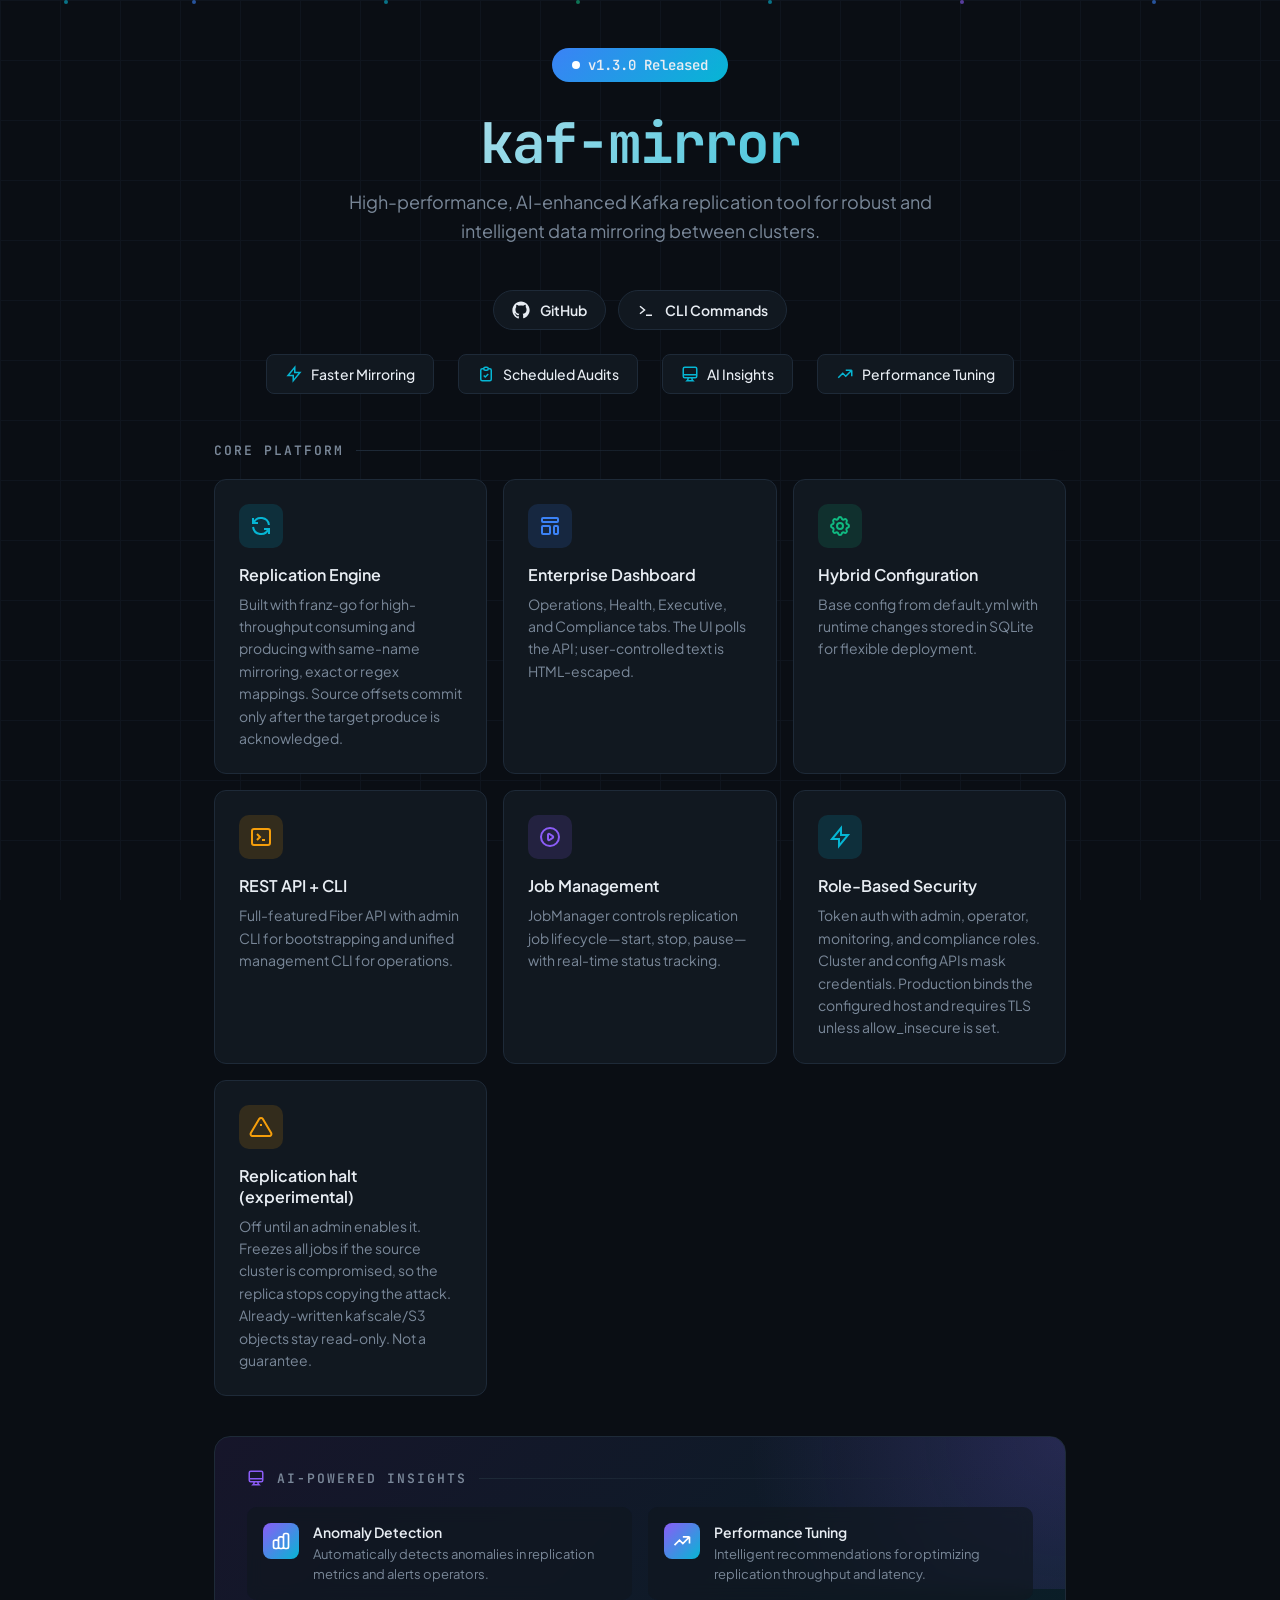
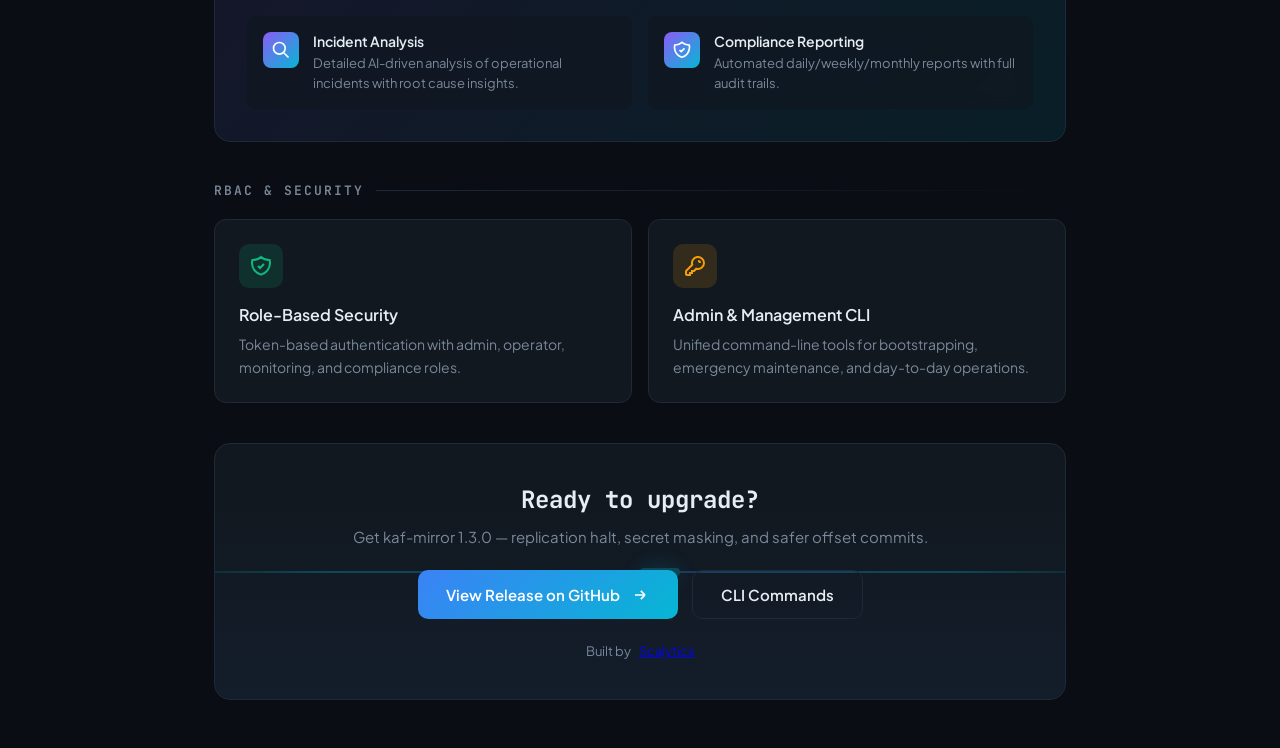
<file: index.html>
<!DOCTYPE html>
<html lang="en">
<head>
  <meta charset="UTF-8">
  <meta name="viewport" content="width=device-width, initial-scale=1.0">
  <title>kaf-mirror — High-Performance Kafka Replication</title>
  <meta name="description" content="kaf-mirror 1.3.0: Kafka replication with an experimental admin halt, secret masking, and offset commit after produce ack.">
  <meta name="author" content="Scalytics">
  <meta name="robots" content="index, follow">
  <link rel="canonical" href="https://scalytics.github.io/kaf-mirror/">
  <meta property="og:type" content="website">
  <meta property="og:title" content="kaf-mirror — High-Performance Kafka Replication">
  <meta property="og:description" content="High-performance, AI-enhanced Kafka replication with enterprise dashboard, compliance, and intelligent insights.">
  <meta property="og:url" content="https://scalytics.github.io/kaf-mirror/">
  <meta property="og:site_name" content="kaf-mirror">
  <meta name="twitter:card" content="summary">
  <meta name="twitter:title" content="kaf-mirror — High-Performance Kafka Replication">
  <meta name="twitter:description" content="High-performance, AI-enhanced Kafka replication with enterprise dashboard, compliance, and intelligent insights.">
  <link rel="preconnect" href="https://fonts.googleapis.com">
  <link rel="preconnect" href="https://fonts.gstatic.com" crossorigin>
  <link href="https://fonts.googleapis.com/css2?family=JetBrains+Mono:wght@400;600;700&family=Plus+Jakarta+Sans:wght@400;500;600;700&display=swap" rel="stylesheet">
  <script type="application/ld+json">
    {
      "@context": "https://schema.org",
      "@type": "SoftwareApplication",
      "name": "kaf-mirror",
      "applicationCategory": "DeveloperApplication",
      "operatingSystem": "Linux, macOS, Windows",
      "description": "High-performance, AI-enhanced Kafka replication tool for robust and intelligent data mirroring between clusters.",
      "url": "https://scalytics.github.io/kaf-mirror/",
      "publisher": {
        "@type": "Organization",
        "name": "Scalytics",
        "url": "https://github.com/scalytics"
      }
    }
  </script>
  <style>
    *, *::before, *::after {
      margin: 0;
      padding: 0;
      box-sizing: border-box;
    }

    :root {
      --bg-deep: #0a0e14;
      --bg-card: #111820;
      --bg-card-hover: #171f2a;
      --border: #1e2a38;
      --text-primary: #e8edf3;
      --text-secondary: #7a8899;
      --accent-blue: #3b82f6;
      --accent-cyan: #06b6d4;
      --accent-emerald: #10b981;
      --accent-amber: #f59e0b;
      --accent-violet: #8b5cf6;
      --glow-blue: rgba(59, 130, 246, 0.4);
      --glow-cyan: rgba(6, 182, 212, 0.4);
    }

    body {
      font-family: 'Plus Jakarta Sans', sans-serif;
      background: var(--bg-deep);
      color: var(--text-primary);
      min-height: 100vh;
      overflow-x: hidden;
    }

    .infographic {
      max-width: 900px;
      margin: 0 auto;
      padding: 48px 24px;
      position: relative;
    }

    /* Animated background grid */
    .bg-grid {
      position: fixed;
      top: 0;
      left: 0;
      right: 0;
      bottom: 0;
      background-image: 
        linear-gradient(var(--border) 1px, transparent 1px),
        linear-gradient(90deg, var(--border) 1px, transparent 1px);
      background-size: 60px 60px;
      opacity: 0.3;
      pointer-events: none;
      z-index: 0;
    }

    /* Floating data particles */
    .particles {
      position: fixed;
      top: 0;
      left: 0;
      right: 0;
      bottom: 0;
      pointer-events: none;
      z-index: 0;
      overflow: hidden;
    }

    .particle {
      position: absolute;
      width: 4px;
      height: 4px;
      background: var(--accent-cyan);
      border-radius: 50%;
      opacity: 0.6;
      animation: float-up 8s linear infinite;
    }

    .particle:nth-child(2) { left: 15%; animation-delay: -2s; background: var(--accent-blue); }
    .particle:nth-child(3) { left: 30%; animation-delay: -4s; }
    .particle:nth-child(4) { left: 45%; animation-delay: -1s; background: var(--accent-emerald); }
    .particle:nth-child(5) { left: 60%; animation-delay: -6s; }
    .particle:nth-child(6) { left: 75%; animation-delay: -3s; background: var(--accent-violet); }
    .particle:nth-child(7) { left: 90%; animation-delay: -5s; background: var(--accent-blue); }

    @keyframes float-up {
      0% { transform: translateY(100vh) scale(0); opacity: 0; }
      10% { opacity: 0.6; }
      90% { opacity: 0.6; }
      100% { transform: translateY(-100px) scale(1); opacity: 0; }
    }

    /* Header section */
    .header {
      text-align: center;
      margin-bottom: 48px;
      position: relative;
      z-index: 1;
    }

    .version-badge {
      display: inline-flex;
      align-items: center;
      gap: 8px;
      background: linear-gradient(135deg, var(--accent-blue), var(--accent-cyan));
      padding: 8px 20px;
      border-radius: 100px;
      font-family: 'JetBrains Mono', monospace;
      font-size: 14px;
      font-weight: 600;
      margin-bottom: 24px;
      animation: pulse-glow 2s ease-in-out infinite;
    }

    .version-badge::before {
      content: '';
      width: 8px;
      height: 8px;
      background: #fff;
      border-radius: 50%;
      animation: blink 1s ease-in-out infinite;
    }

    @keyframes pulse-glow {
      0%, 100% { box-shadow: 0 0 20px var(--glow-blue), 0 0 40px var(--glow-cyan); }
      50% { box-shadow: 0 0 30px var(--glow-blue), 0 0 60px var(--glow-cyan); }
    }

    @keyframes blink {
      0%, 100% { opacity: 1; }
      50% { opacity: 0.4; }
    }

    .logo-title {
      font-family: 'JetBrains Mono', monospace;
      font-size: 56px;
      font-weight: 700;
      letter-spacing: -2px;
      margin-bottom: 8px;
      background: linear-gradient(135deg, var(--text-primary) 0%, var(--accent-cyan) 100%);
      -webkit-background-clip: text;
      -webkit-text-fill-color: transparent;
      background-clip: text;
    }

    .tagline {
      font-size: 18px;
      color: var(--text-secondary);
      max-width: 600px;
      margin: 0 auto 24px;
      line-height: 1.6;
    }

    .highlight-features {
      display: flex;
      justify-content: center;
      gap: 24px;
      flex-wrap: wrap;
      margin-top: 24px;
    }

    .github-actions {
      display: inline-flex;
      align-items: center;
      gap: 12px;
      margin-top: 20px;
      flex-wrap: wrap;
      justify-content: center;
    }

    .github-button {
      display: inline-flex;
      align-items: center;
      gap: 10px;
      padding: 10px 18px;
      border-radius: 999px;
      border: 1px solid var(--border);
      background: var(--bg-card);
      color: var(--text-primary);
      text-decoration: none;
      font-size: 14px;
      font-weight: 600;
      transition: all 0.3s ease;
    }

    .github-button:hover {
      border-color: var(--accent-blue);
      transform: translateY(-2px);
      box-shadow: 0 10px 24px rgba(0, 0, 0, 0.35);
    }

    .github-button svg {
      width: 18px;
      height: 18px;
    }

    .highlight-pill {
      display: flex;
      align-items: center;
      gap: 8px;
      padding: 10px 18px;
      background: var(--bg-card);
      border: 1px solid var(--border);
      border-radius: 8px;
      font-size: 14px;
      font-weight: 500;
      transition: all 0.3s ease;
    }

    .highlight-pill:hover {
      border-color: var(--accent-cyan);
      transform: translateY(-2px);
    }

    .highlight-pill svg {
      width: 18px;
      height: 18px;
      stroke: var(--accent-cyan);
    }

    /* Main content grid */
    .content {
      position: relative;
      z-index: 1;
    }

    .section-title {
      font-family: 'JetBrains Mono', monospace;
      font-size: 13px;
      font-weight: 600;
      text-transform: uppercase;
      letter-spacing: 2px;
      color: var(--text-secondary);
      margin-bottom: 20px;
      display: flex;
      align-items: center;
      gap: 12px;
    }

    .section-title::after {
      content: '';
      flex: 1;
      height: 1px;
      background: linear-gradient(90deg, var(--border), transparent);
    }

    .feature-grid {
      display: grid;
      grid-template-columns: repeat(auto-fit, minmax(260px, 1fr));
      gap: 16px;
      margin-bottom: 40px;
    }

    .feature-card {
      background: var(--bg-card);
      border: 1px solid var(--border);
      border-radius: 12px;
      padding: 24px;
      transition: all 0.3s ease;
      position: relative;
      overflow: hidden;
    }

    .feature-card::before {
      content: '';
      position: absolute;
      top: 0;
      left: 0;
      right: 0;
      height: 3px;
      background: linear-gradient(90deg, var(--accent-blue), var(--accent-cyan));
      transform: scaleX(0);
      transform-origin: left;
      transition: transform 0.3s ease;
    }

    .feature-card:hover {
      background: var(--bg-card-hover);
      border-color: var(--accent-blue);
      transform: translateY(-4px);
      box-shadow: 0 12px 40px rgba(0, 0, 0, 0.4);
    }

    .feature-card:hover::before {
      transform: scaleX(1);
    }

    .feature-icon {
      width: 44px;
      height: 44px;
      border-radius: 10px;
      display: flex;
      align-items: center;
      justify-content: center;
      margin-bottom: 16px;
    }

    .feature-icon svg {
      width: 24px;
      height: 24px;
    }

    .feature-icon.blue { background: rgba(59, 130, 246, 0.15); }
    .feature-icon.blue svg { stroke: var(--accent-blue); }
    .feature-icon.cyan { background: rgba(6, 182, 212, 0.15); }
    .feature-icon.cyan svg { stroke: var(--accent-cyan); }
    .feature-icon.emerald { background: rgba(16, 185, 129, 0.15); }
    .feature-icon.emerald svg { stroke: var(--accent-emerald); }
    .feature-icon.amber { background: rgba(245, 158, 11, 0.15); }
    .feature-icon.amber svg { stroke: var(--accent-amber); }
    .feature-icon.violet { background: rgba(139, 92, 246, 0.15); }
    .feature-icon.violet svg { stroke: var(--accent-violet); }

    .feature-title {
      font-weight: 600;
      font-size: 16px;
      margin-bottom: 8px;
    }

    .feature-desc {
      font-size: 14px;
      color: var(--text-secondary);
      line-height: 1.6;
    }

    /* AI Section special styling */
    .ai-section {
      background: linear-gradient(135deg, rgba(139, 92, 246, 0.1) 0%, rgba(6, 182, 212, 0.1) 100%);
      border: 1px solid var(--border);
      border-radius: 16px;
      padding: 32px;
      margin-bottom: 40px;
      position: relative;
      overflow: hidden;
    }

    .ai-section::before {
      content: '';
      position: absolute;
      top: -50%;
      right: -50%;
      width: 100%;
      height: 100%;
      background: radial-gradient(circle, rgba(139, 92, 246, 0.2) 0%, transparent 70%);
      animation: rotate-bg 20s linear infinite;
    }

    @keyframes rotate-bg {
      0% { transform: rotate(0deg); }
      100% { transform: rotate(360deg); }
    }

    .ai-section .section-title {
      position: relative;
      z-index: 1;
    }

    .ai-grid {
      display: grid;
      grid-template-columns: repeat(2, 1fr);
      gap: 16px;
      position: relative;
      z-index: 1;
    }

    @media (max-width: 600px) {
      .ai-grid {
        grid-template-columns: 1fr;
      }
    }

    .ai-feature {
      display: flex;
      align-items: flex-start;
      gap: 14px;
      padding: 16px;
      background: rgba(17, 24, 32, 0.7);
      border-radius: 10px;
      backdrop-filter: blur(8px);
    }

    .ai-feature-icon {
      width: 36px;
      height: 36px;
      border-radius: 8px;
      background: linear-gradient(135deg, var(--accent-violet), var(--accent-cyan));
      display: flex;
      align-items: center;
      justify-content: center;
      flex-shrink: 0;
    }

    .ai-feature-icon svg {
      width: 20px;
      height: 20px;
      stroke: #fff;
    }

    .ai-feature-text h4 {
      font-size: 14px;
      font-weight: 600;
      margin-bottom: 4px;
    }

    .ai-feature-text p {
      font-size: 13px;
      color: var(--text-secondary);
      line-height: 1.5;
    }

    /* CTA Footer */
    .cta-footer {
      text-align: center;
      padding: 40px 24px;
      background: var(--bg-card);
      border: 1px solid var(--border);
      border-radius: 16px;
      position: relative;
      overflow: hidden;
    }

    .cta-footer::before {
      content: '';
      position: absolute;
      bottom: 0;
      left: 0;
      right: 0;
      height: 200px;
      background: linear-gradient(180deg, transparent, rgba(59, 130, 246, 0.05));
      pointer-events: none;
    }

    .cta-title {
      font-family: 'JetBrains Mono', monospace;
      font-size: 24px;
      font-weight: 700;
      margin-bottom: 12px;
    }

    .cta-desc {
      color: var(--text-secondary);
      margin-bottom: 24px;
      font-size: 15px;
    }

    .cta-actions {
      display: flex;
      justify-content: center;
      gap: 14px;
      flex-wrap: wrap;
    }

    .cta-button {
      display: inline-flex;
      align-items: center;
      gap: 10px;
      padding: 14px 28px;
      background: linear-gradient(135deg, var(--accent-blue), var(--accent-cyan));
      color: #fff;
      text-decoration: none;
      border-radius: 10px;
      font-weight: 600;
      font-size: 15px;
      transition: all 0.3s ease;
      position: relative;
      z-index: 1;
    }

    .cta-button.secondary {
      background: transparent;
      border: 1px solid var(--border);
      color: var(--text-primary);
    }

    .cta-button:hover {
      transform: translateY(-2px);
      box-shadow: 0 8px 30px var(--glow-blue);
    }

    .cta-button svg {
      width: 20px;
      height: 20px;
      transition: transform 0.3s ease;
    }

    .cta-button:hover svg {
      transform: translateX(4px);
    }

    .cta-button.secondary:hover {
      border-color: var(--accent-cyan);
      box-shadow: 0 8px 30px rgba(6, 182, 212, 0.25);
    }

    .scalytics-badge {
      margin-top: 24px;
      font-size: 13px;
      color: var(--text-secondary);
      display: flex;
      align-items: center;
      justify-content: center;
      gap: 8px;
    }

    .scalytics-badge img {
      height: 20px;
      opacity: 0.7;
    }

    /* Data flow animation line */
    .data-flow {
      position: absolute;
      top: 50%;
      left: -100px;
      right: -100px;
      height: 2px;
      background: linear-gradient(90deg, 
        transparent 0%, 
        var(--accent-cyan) 20%, 
        var(--accent-blue) 50%, 
        var(--accent-cyan) 80%, 
        transparent 100%
      );
      opacity: 0.3;
      transform: translateY(-50%);
      z-index: 0;
    }

    .data-flow::after {
      content: '';
      position: absolute;
      top: -3px;
      width: 40px;
      height: 8px;
      background: var(--accent-cyan);
      border-radius: 4px;
      box-shadow: 0 0 20px var(--accent-cyan);
      animation: flow-pulse 3s linear infinite;
    }

    @keyframes flow-pulse {
      0% { left: 0; opacity: 0; }
      10% { opacity: 1; }
      90% { opacity: 1; }
      100% { left: 100%; opacity: 0; }
    }

    @media (max-width: 600px) {
      .logo-title {
        font-size: 36px;
      }

      .github-actions {
        width: 100%;
      }

      .github-button {
        width: 100%;
        justify-content: center;
      }

      .highlight-features {
        gap: 12px;
      }

      .highlight-pill {
        padding: 8px 14px;
        font-size: 13px;
      }
    }
  </style>
</head>
<body>
  <div class="bg-grid"></div>
  <div class="particles">
    <div class="particle" style="left: 5%"></div>
    <div class="particle"></div>
    <div class="particle"></div>
    <div class="particle"></div>
    <div class="particle"></div>
    <div class="particle"></div>
    <div class="particle"></div>
  </div>

  <div class="infographic">
    <!-- Header -->
    <header class="header">
      <div class="version-badge">v1.3.0 Released</div>
      <h1 class="logo-title">kaf-mirror</h1>
      <p class="tagline">High-performance, AI-enhanced Kafka replication tool for robust and intelligent data mirroring between clusters.</p>

      <div class="github-actions">
        <a class="github-button" href="https://github.com/scalytics/kaf-mirror" target="_blank" rel="noopener">
          <svg viewBox="0 0 24 24" aria-hidden="true" fill="currentColor">
            <path d="M12 .5C5.73.5.5 5.88.5 12.24c0 5.11 3.29 9.44 7.86 10.97.58.11.8-.26.8-.58 0-.28-.02-1.24-.02-2.25-2.89.54-3.64-.72-3.87-1.38-.13-.34-.69-1.38-1.18-1.66-.4-.22-.97-.77-.02-.79.9-.02 1.54.85 1.75 1.2 1.02 1.74 2.66 1.25 3.31.95.11-.76.4-1.25.72-1.54-2.56-.28-5.24-1.31-5.24-5.83 0-1.28.45-2.35 1.18-3.17-.12-.29-.51-1.47.11-3.06 0 0 .97-.32 3.18 1.2.93-.26 1.92-.39 2.91-.39.99 0 1.98.13 2.91.39 2.21-1.52 3.18-1.2 3.18-1.2.62 1.59.23 2.77.11 3.06.74.82 1.18 1.87 1.18 3.17 0 4.53-2.69 5.55-5.25 5.83.41.36.77 1.05.77 2.14 0 1.54-.02 2.77-.02 3.16 0 .32.21.71.8.58 4.57-1.53 7.86-5.86 7.86-10.97C23.5 5.88 18.27.5 12 .5z"/>
          </svg>
          GitHub
        </a>
        <a class="github-button" href="cli-commands.html">
          <svg viewBox="0 0 24 24" aria-hidden="true" fill="none" stroke="currentColor" stroke-width="2">
            <path d="M4 17l6-5-6-5"/>
            <path d="M12 19h8"/>
          </svg>
          CLI Commands
        </a>
      </div>
      
      <div class="highlight-features">
        <div class="highlight-pill">
          <svg fill="none" stroke="currentColor" stroke-width="2" viewBox="0 0 24 24"><path d="M13 10V3L4 14h7v7l9-11h-7z"/></svg>
          Faster Mirroring
        </div>
        <div class="highlight-pill">
          <svg fill="none" stroke="currentColor" stroke-width="2" viewBox="0 0 24 24"><path d="M9 5H7a2 2 0 00-2 2v12a2 2 0 002 2h10a2 2 0 002-2V7a2 2 0 00-2-2h-2M9 5a2 2 0 002 2h2a2 2 0 002-2M9 5a2 2 0 012-2h2a2 2 0 012 2m-6 9l2 2 4-4"/></svg>
          Scheduled Audits
        </div>
        <div class="highlight-pill">
          <svg fill="none" stroke="currentColor" stroke-width="2" viewBox="0 0 24 24"><path d="M9.75 17L9 20l-1 1h8l-1-1-.75-3M3 13h18M5 17h14a2 2 0 002-2V5a2 2 0 00-2-2H5a2 2 0 00-2 2v10a2 2 0 002 2z"/></svg>
          AI Insights
        </div>
        <div class="highlight-pill">
          <svg fill="none" stroke="currentColor" stroke-width="2" viewBox="0 0 24 24"><path d="M13 7h8m0 0v8m0-8l-8 8-4-4-6 6"/></svg>
          Performance Tuning
        </div>
      </div>
    </header>

    <!-- Content -->
    <div class="content">
      <!-- Core Features -->
      <h2 class="section-title">Core Platform</h2>
      <div class="feature-grid">
        <div class="feature-card">
          <div class="feature-icon cyan">
            <svg fill="none" stroke="currentColor" stroke-width="2" viewBox="0 0 24 24"><path d="M4 4v5h.582m15.356 2A8.001 8.001 0 004.582 9m0 0H9m11 11v-5h-.581m0 0a8.003 8.003 0 01-15.357-2m15.357 2H15"/></svg>
          </div>
          <h3 class="feature-title">Replication Engine</h3>
          <p class="feature-desc">Built with franz-go for high-throughput consuming and producing with same-name mirroring, exact or regex mappings. Source offsets commit only after the target produce is acknowledged.</p>
        </div>

        <div class="feature-card">
          <div class="feature-icon blue">
            <svg fill="none" stroke="currentColor" stroke-width="2" viewBox="0 0 24 24"><path d="M4 5a1 1 0 011-1h14a1 1 0 011 1v2a1 1 0 01-1 1H5a1 1 0 01-1-1V5zM4 13a1 1 0 011-1h6a1 1 0 011 1v6a1 1 0 01-1 1H5a1 1 0 01-1-1v-6zM16 13a1 1 0 011-1h2a1 1 0 011 1v6a1 1 0 01-1 1h-2a1 1 0 01-1-1v-6z"/></svg>
          </div>
          <h3 class="feature-title">Enterprise Dashboard</h3>
          <p class="feature-desc">Operations, Health, Executive, and Compliance tabs. The UI polls the API; user-controlled text is HTML-escaped.</p>
        </div>

        <div class="feature-card">
          <div class="feature-icon emerald">
            <svg fill="none" stroke="currentColor" stroke-width="2" viewBox="0 0 24 24"><path d="M10.325 4.317c.426-1.756 2.924-1.756 3.35 0a1.724 1.724 0 002.573 1.066c1.543-.94 3.31.826 2.37 2.37a1.724 1.724 0 001.065 2.572c1.756.426 1.756 2.924 0 3.35a1.724 1.724 0 00-1.066 2.573c.94 1.543-.826 3.31-2.37 2.37a1.724 1.724 0 00-2.572 1.065c-.426 1.756-2.924 1.756-3.35 0a1.724 1.724 0 00-2.573-1.066c-1.543.94-3.31-.826-2.37-2.37a1.724 1.724 0 00-1.065-2.572c-1.756-.426-1.756-2.924 0-3.35a1.724 1.724 0 001.066-2.573c-.94-1.543.826-3.31 2.37-2.37.996.608 2.296.07 2.572-1.065z"/><circle cx="12" cy="12" r="3"/></svg>
          </div>
          <h3 class="feature-title">Hybrid Configuration</h3>
          <p class="feature-desc">Base config from default.yml with runtime changes stored in SQLite for flexible deployment.</p>
        </div>

        <div class="feature-card">
          <div class="feature-icon amber">
            <svg fill="none" stroke="currentColor" stroke-width="2" viewBox="0 0 24 24"><path d="M8 9l3 3-3 3m5 0h3M5 20h14a2 2 0 002-2V6a2 2 0 00-2-2H5a2 2 0 00-2 2v12a2 2 0 002 2z"/></svg>
          </div>
          <h3 class="feature-title">REST API + CLI</h3>
          <p class="feature-desc">Full-featured Fiber API with admin CLI for bootstrapping and unified management CLI for operations.</p>
        </div>

        <div class="feature-card">
          <div class="feature-icon violet">
            <svg fill="none" stroke="currentColor" stroke-width="2" viewBox="0 0 24 24"><path d="M14.752 11.168l-3.197-2.132A1 1 0 0010 9.87v4.263a1 1 0 001.555.832l3.197-2.132a1 1 0 000-1.664z"/><path d="M21 12a9 9 0 11-18 0 9 9 0 0118 0z"/></svg>
          </div>
          <h3 class="feature-title">Job Management</h3>
          <p class="feature-desc">JobManager controls replication job lifecycle—start, stop, pause—with real-time status tracking.</p>
        </div>

        <div class="feature-card">
          <div class="feature-icon cyan">
            <svg fill="none" stroke="currentColor" stroke-width="2" viewBox="0 0 24 24"><path d="M13 10V3L4 14h7v7l9-11h-7z"/></svg>
          </div>
          <h3 class="feature-title">Role-Based Security</h3>
          <p class="feature-desc">Token auth with admin, operator, monitoring, and compliance roles. Cluster and config APIs mask credentials. Production binds the configured host and requires TLS unless allow_insecure is set.</p>
        </div>

        <div class="feature-card">
          <div class="feature-icon amber">
            <svg fill="none" stroke="currentColor" stroke-width="2" viewBox="0 0 24 24"><path d="M12 9v2m0 4h.01M10.29 3.86L1.82 18a2 2 0 001.71 3h16.94a2 2 0 001.71-3L13.71 3.86a2 2 0 00-3.42 0z"/></svg>
          </div>
          <h3 class="feature-title">Replication halt (experimental)</h3>
          <p class="feature-desc">Off until an admin enables it. Freezes all jobs if the source cluster is compromised, so the replica stops copying the attack. Already-written kafscale/S3 objects stay read-only. Not a guarantee.</p>
        </div>
      </div>

      <!-- AI Section -->
      <div class="ai-section">
        <h2 class="section-title">
          <svg width="18" height="18" fill="none" stroke="var(--accent-violet)" stroke-width="2" viewBox="0 0 24 24"><path d="M9.75 17L9 20l-1 1h8l-1-1-.75-3M3 13h18M5 17h14a2 2 0 002-2V5a2 2 0 00-2-2H5a2 2 0 00-2 2v10a2 2 0 002 2z"/></svg>
          AI-Powered Insights
        </h2>
        <div class="ai-grid">
          <div class="ai-feature">
            <div class="ai-feature-icon">
              <svg fill="none" stroke="currentColor" stroke-width="2" viewBox="0 0 24 24"><path d="M9 19v-6a2 2 0 00-2-2H5a2 2 0 00-2 2v6a2 2 0 002 2h2a2 2 0 002-2zm0 0V9a2 2 0 012-2h2a2 2 0 012 2v10m-6 0a2 2 0 002 2h2a2 2 0 002-2m0 0V5a2 2 0 012-2h2a2 2 0 012 2v14a2 2 0 01-2 2h-2a2 2 0 01-2-2z"/></svg>
            </div>
            <div class="ai-feature-text">
              <h4>Anomaly Detection</h4>
              <p>Automatically detects anomalies in replication metrics and alerts operators.</p>
            </div>
          </div>

          <div class="ai-feature">
            <div class="ai-feature-icon">
              <svg fill="none" stroke="currentColor" stroke-width="2" viewBox="0 0 24 24"><path d="M13 7h8m0 0v8m0-8l-8 8-4-4-6 6"/></svg>
            </div>
            <div class="ai-feature-text">
              <h4>Performance Tuning</h4>
              <p>Intelligent recommendations for optimizing replication throughput and latency.</p>
            </div>
          </div>

          <div class="ai-feature">
            <div class="ai-feature-icon">
              <svg fill="none" stroke="currentColor" stroke-width="2" viewBox="0 0 24 24"><path d="M21 21l-6-6m2-5a7 7 0 11-14 0 7 7 0 0114 0z"/></svg>
            </div>
            <div class="ai-feature-text">
              <h4>Incident Analysis</h4>
              <p>Detailed AI-driven analysis of operational incidents with root cause insights.</p>
            </div>
          </div>

          <div class="ai-feature">
            <div class="ai-feature-icon">
              <svg fill="none" stroke="currentColor" stroke-width="2" viewBox="0 0 24 24"><path d="M9 12l2 2 4-4m5.618-4.016A11.955 11.955 0 0112 2.944a11.955 11.955 0 01-8.618 3.04A12.02 12.02 0 003 9c0 5.591 3.824 10.29 9 11.622 5.176-1.332 9-6.03 9-11.622 0-1.042-.133-2.052-.382-3.016z"/></svg>
            </div>
            <div class="ai-feature-text">
              <h4>Compliance Reporting</h4>
              <p>Automated daily/weekly/monthly reports with full audit trails.</p>
            </div>
          </div>
        </div>
      </div>

      <!-- Security Section -->
      <h2 class="section-title">RBAC & Security</h2>
      <div class="feature-grid">
        <div class="feature-card">
          <div class="feature-icon emerald">
            <svg fill="none" stroke="currentColor" stroke-width="2" viewBox="0 0 24 24"><path d="M9 12l2 2 4-4m5.618-4.016A11.955 11.955 0 0112 2.944a11.955 11.955 0 01-8.618 3.04A12.02 12.02 0 003 9c0 5.591 3.824 10.29 9 11.622 5.176-1.332 9-6.03 9-11.622 0-1.042-.133-2.052-.382-3.016z"/></svg>
          </div>
          <h3 class="feature-title">Role-Based Security</h3>
          <p class="feature-desc">Token-based authentication with admin, operator, monitoring, and compliance roles.</p>
        </div>

        <div class="feature-card">
          <div class="feature-icon amber">
            <svg fill="none" stroke="currentColor" stroke-width="2" viewBox="0 0 24 24"><path d="M15 7a2 2 0 012 2m4 0a6 6 0 01-7.743 5.743L11 17H9v2H7v2H4a1 1 0 01-1-1v-2.586a1 1 0 01.293-.707l5.964-5.964A6 6 0 1121 9z"/></svg>
          </div>
          <h3 class="feature-title">Admin & Management CLI</h3>
          <p class="feature-desc">Unified command-line tools for bootstrapping, emergency maintenance, and day-to-day operations.</p>
        </div>
      </div>

      <!-- CTA -->
      <div class="cta-footer">
        <div class="data-flow"></div>
        <h3 class="cta-title">Ready to upgrade?</h3>
        <p class="cta-desc">Get kaf-mirror 1.3.0 — replication halt, secret masking, and safer offset commits.</p>
        <div class="cta-actions">
          <a href="https://github.com/scalytics/kaf-mirror/releases/tag/v1.3.0" class="cta-button" target="_blank" rel="noopener">
            View Release on GitHub
            <svg fill="none" stroke="currentColor" stroke-width="2" viewBox="0 0 24 24"><path d="M13 7l5 5m0 0l-5 5m5-5H6"/></svg>
          </a>
          <a href="cli-commands.html" class="cta-button secondary">
            CLI Commands
          </a>
        </div>
        <div class="scalytics-badge">
          Built by <a href="https://www.scalytics.io" target="_blank">Scalytics</a>
        </div>
      </div>
    </div>
  </div>
</body>
</html>
</file>
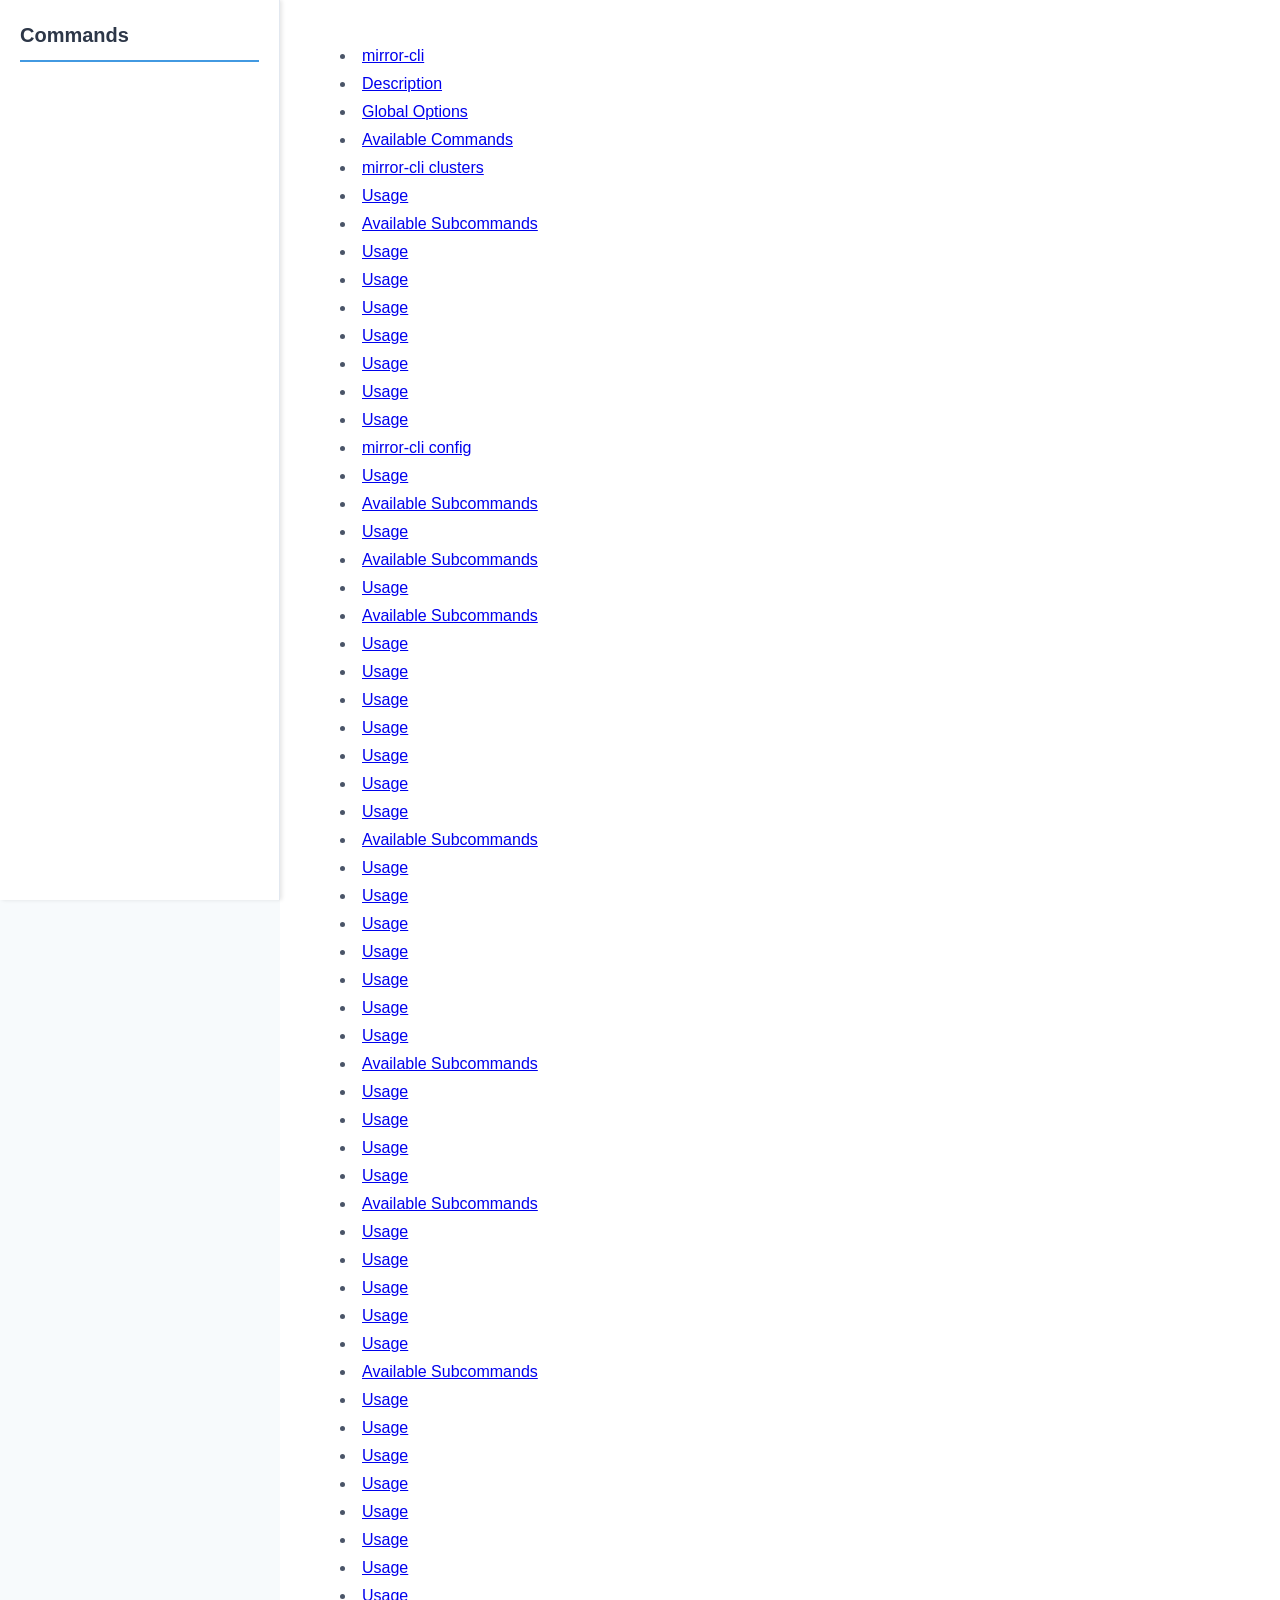
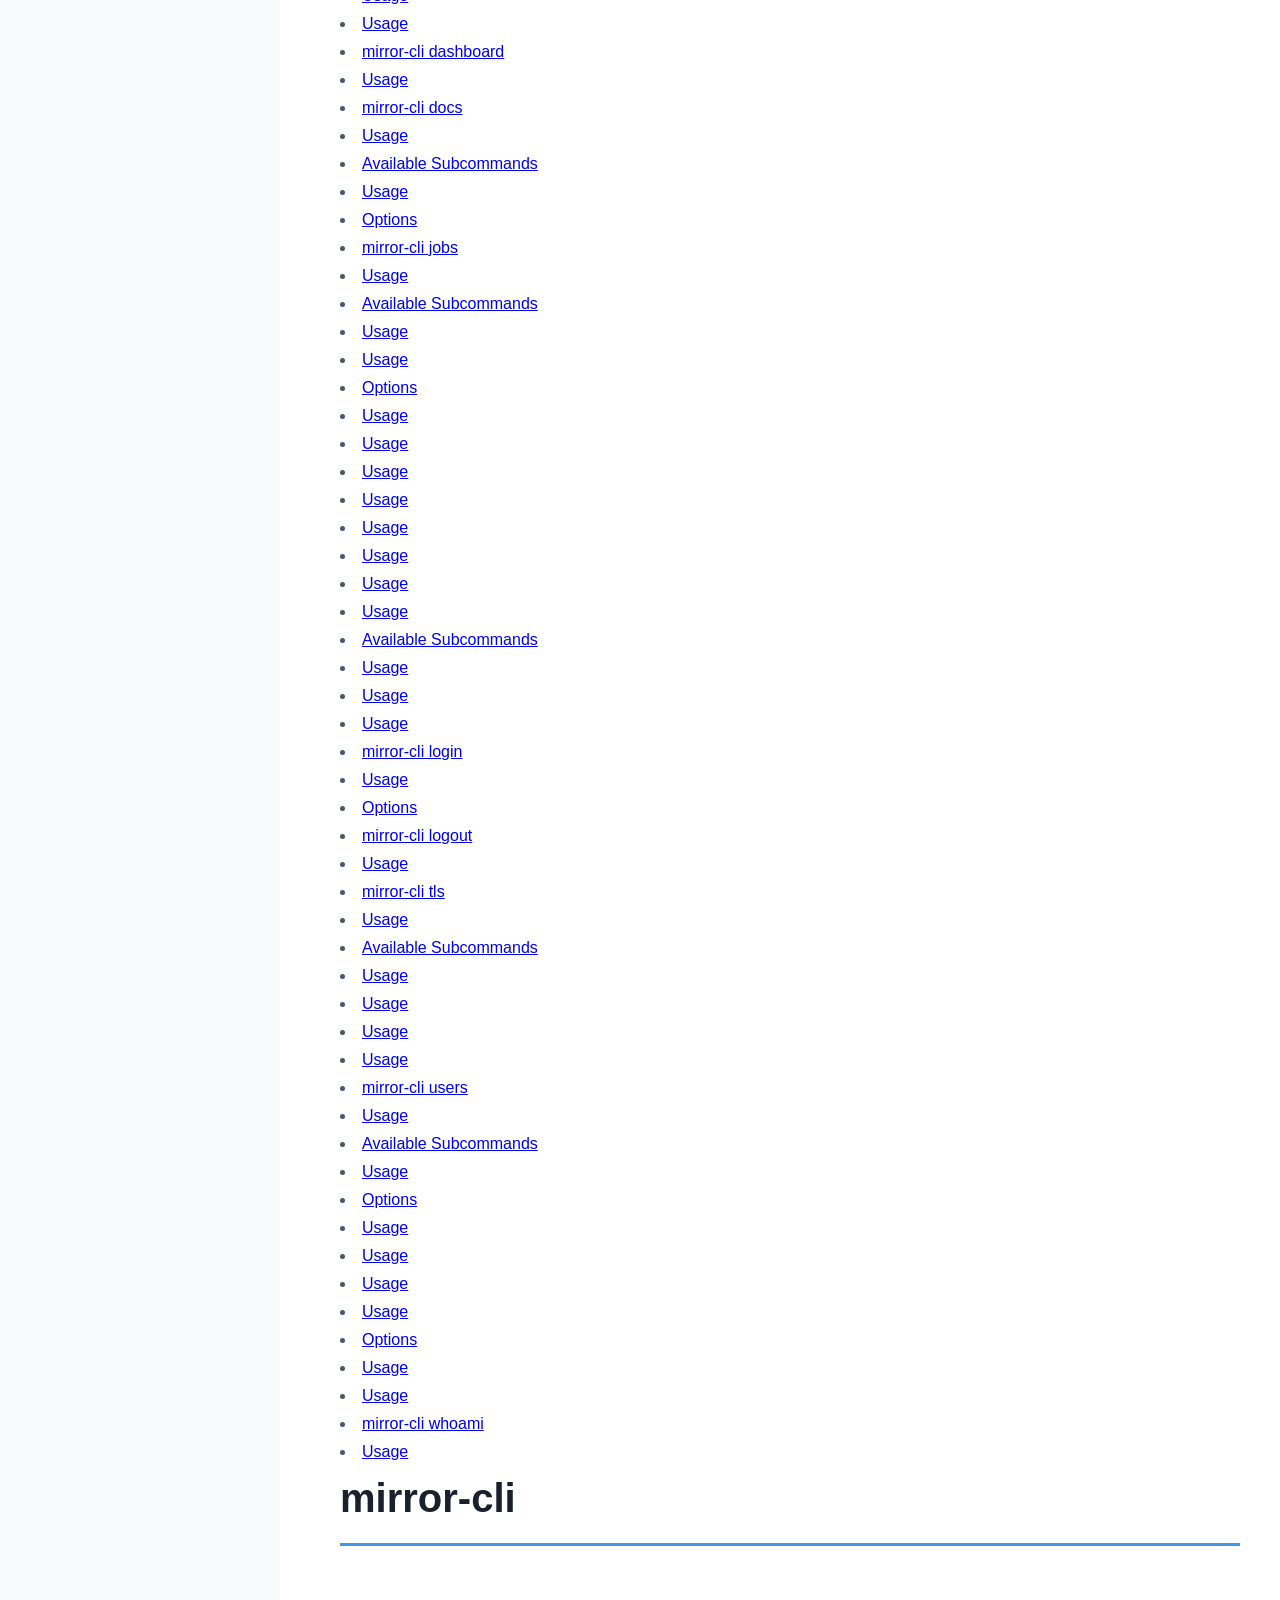
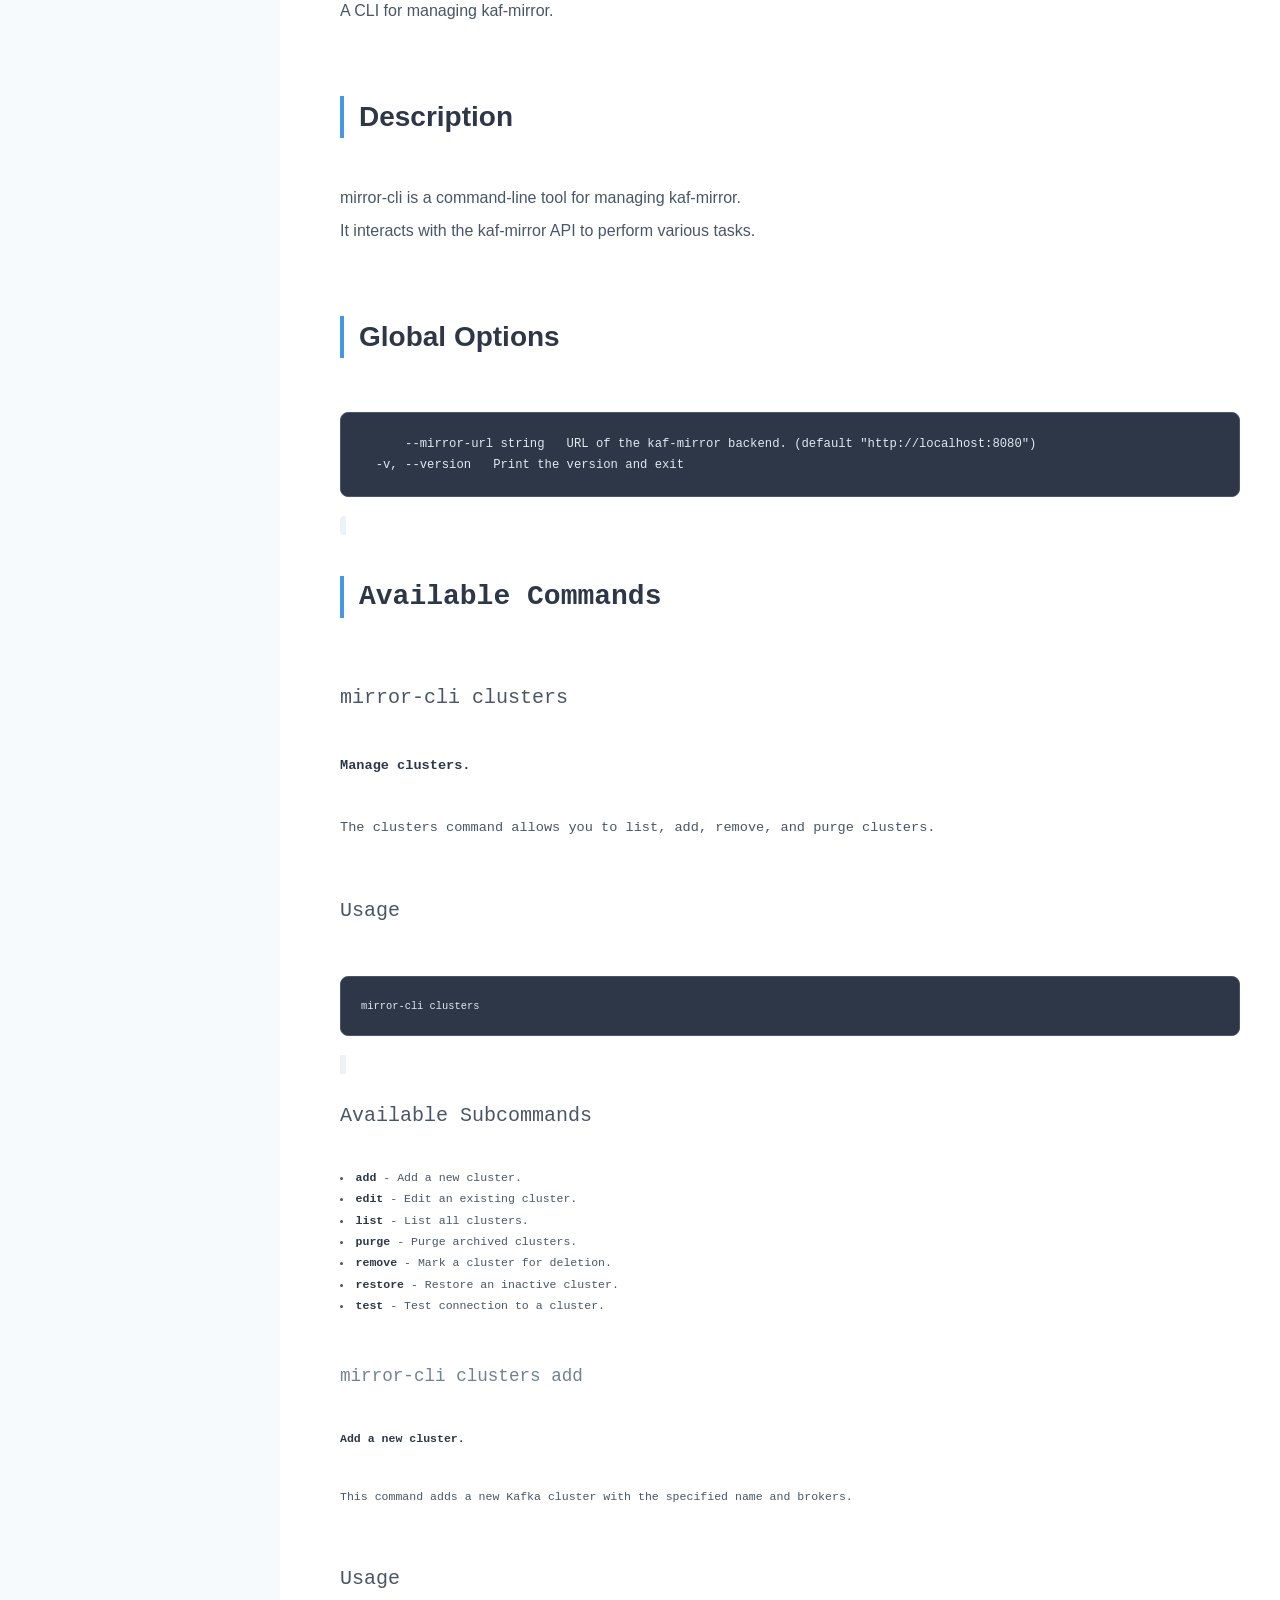
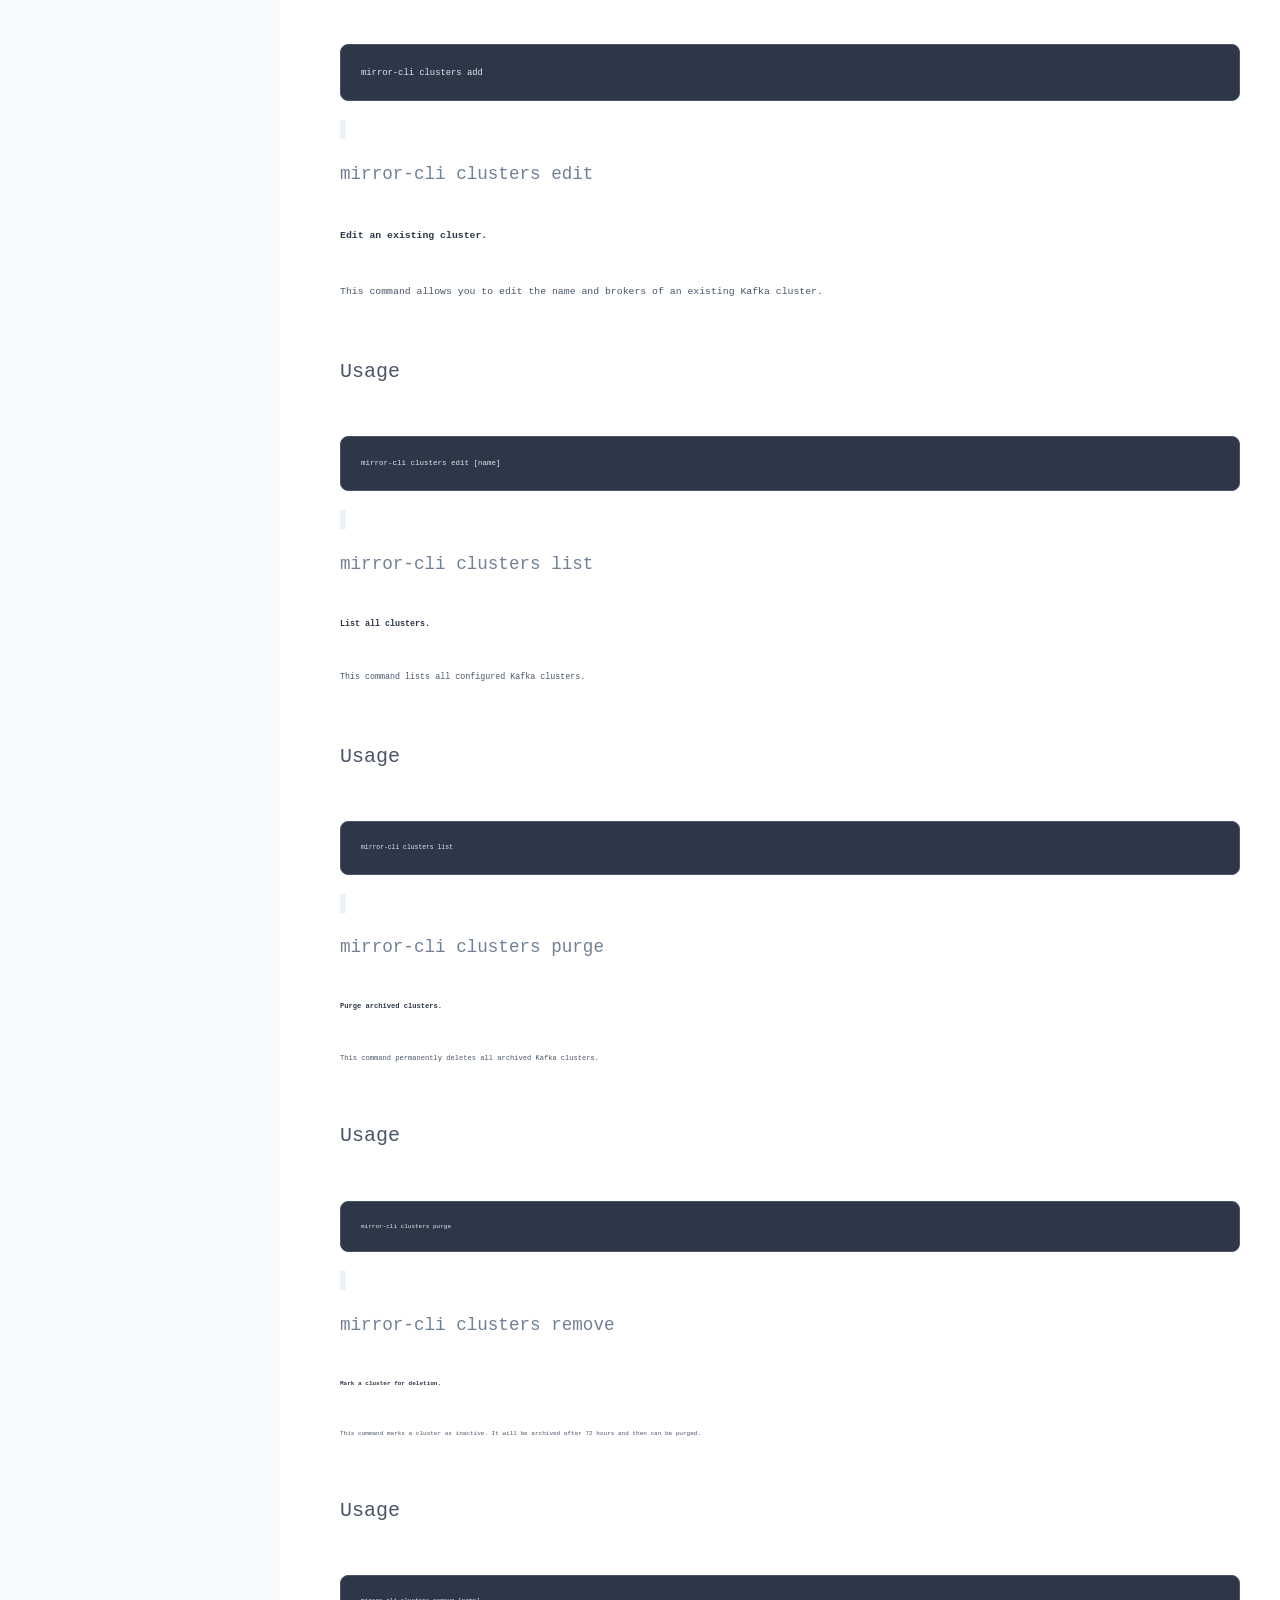
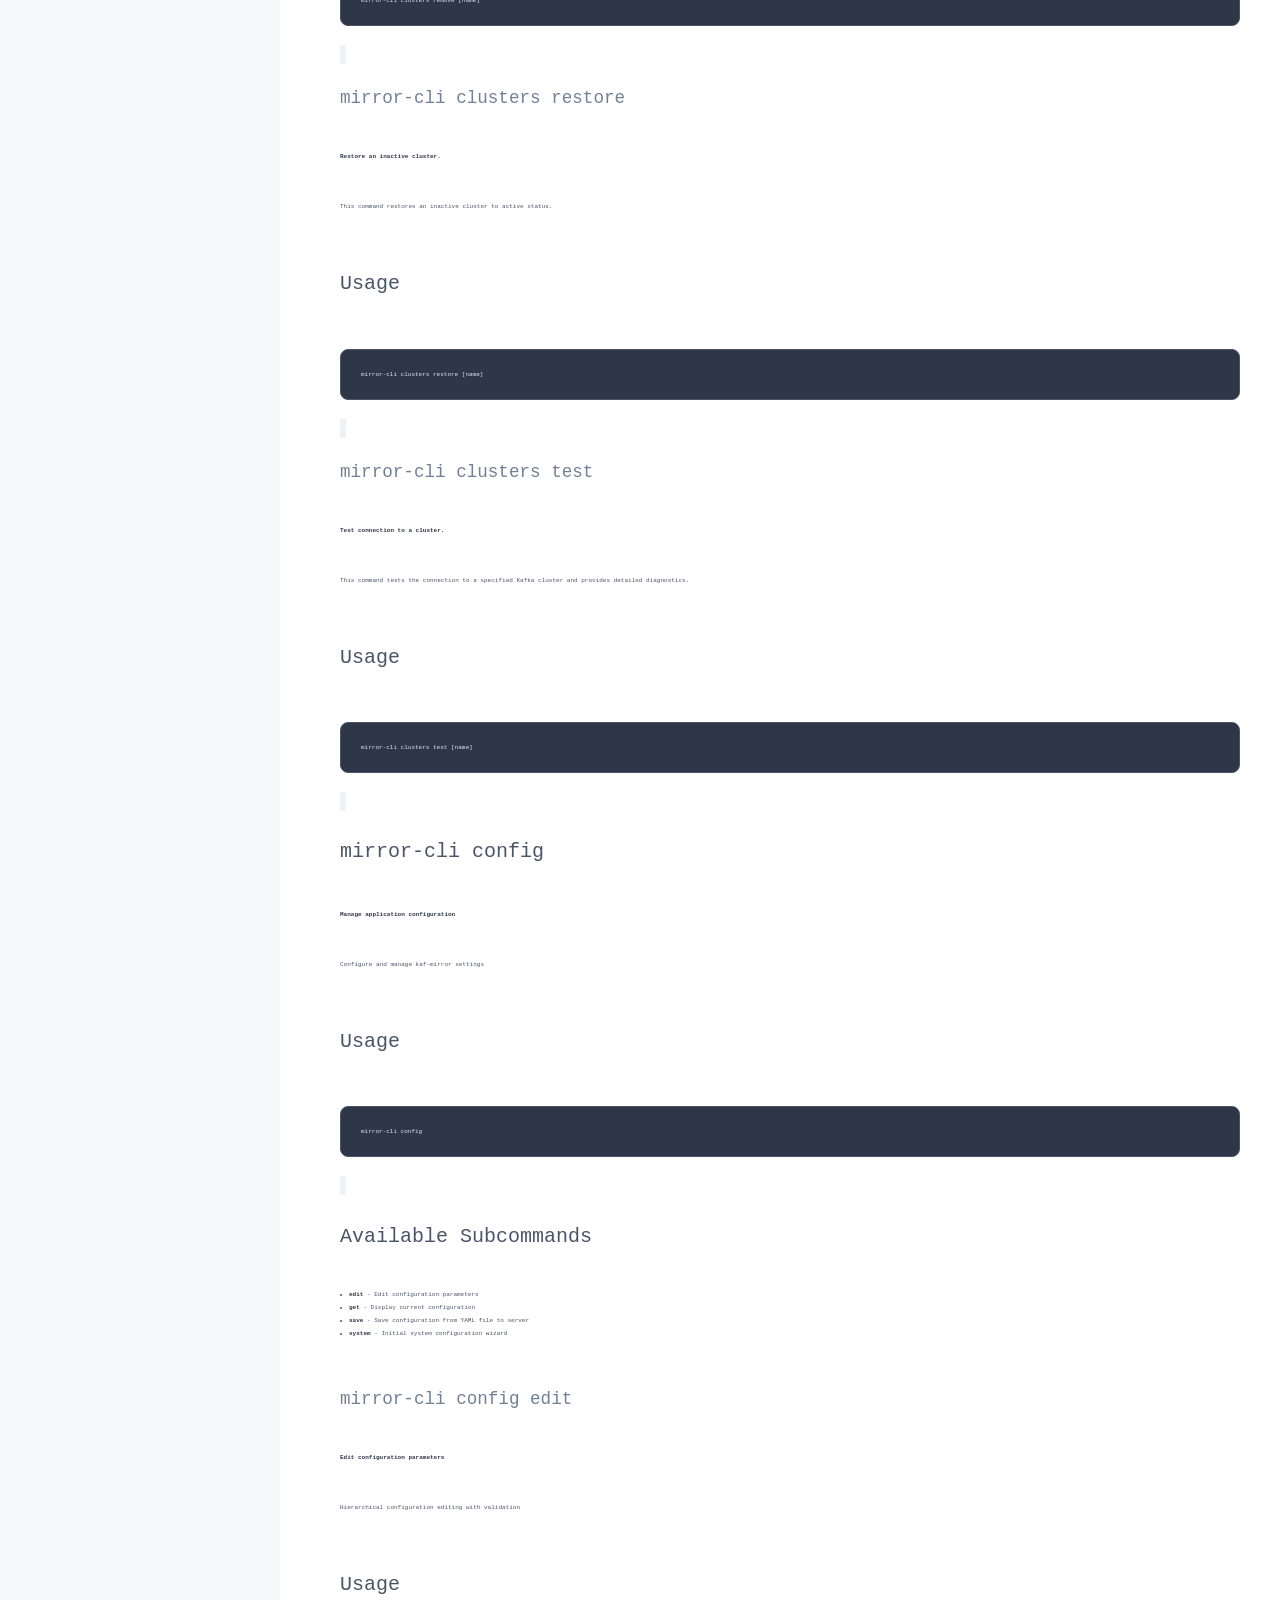
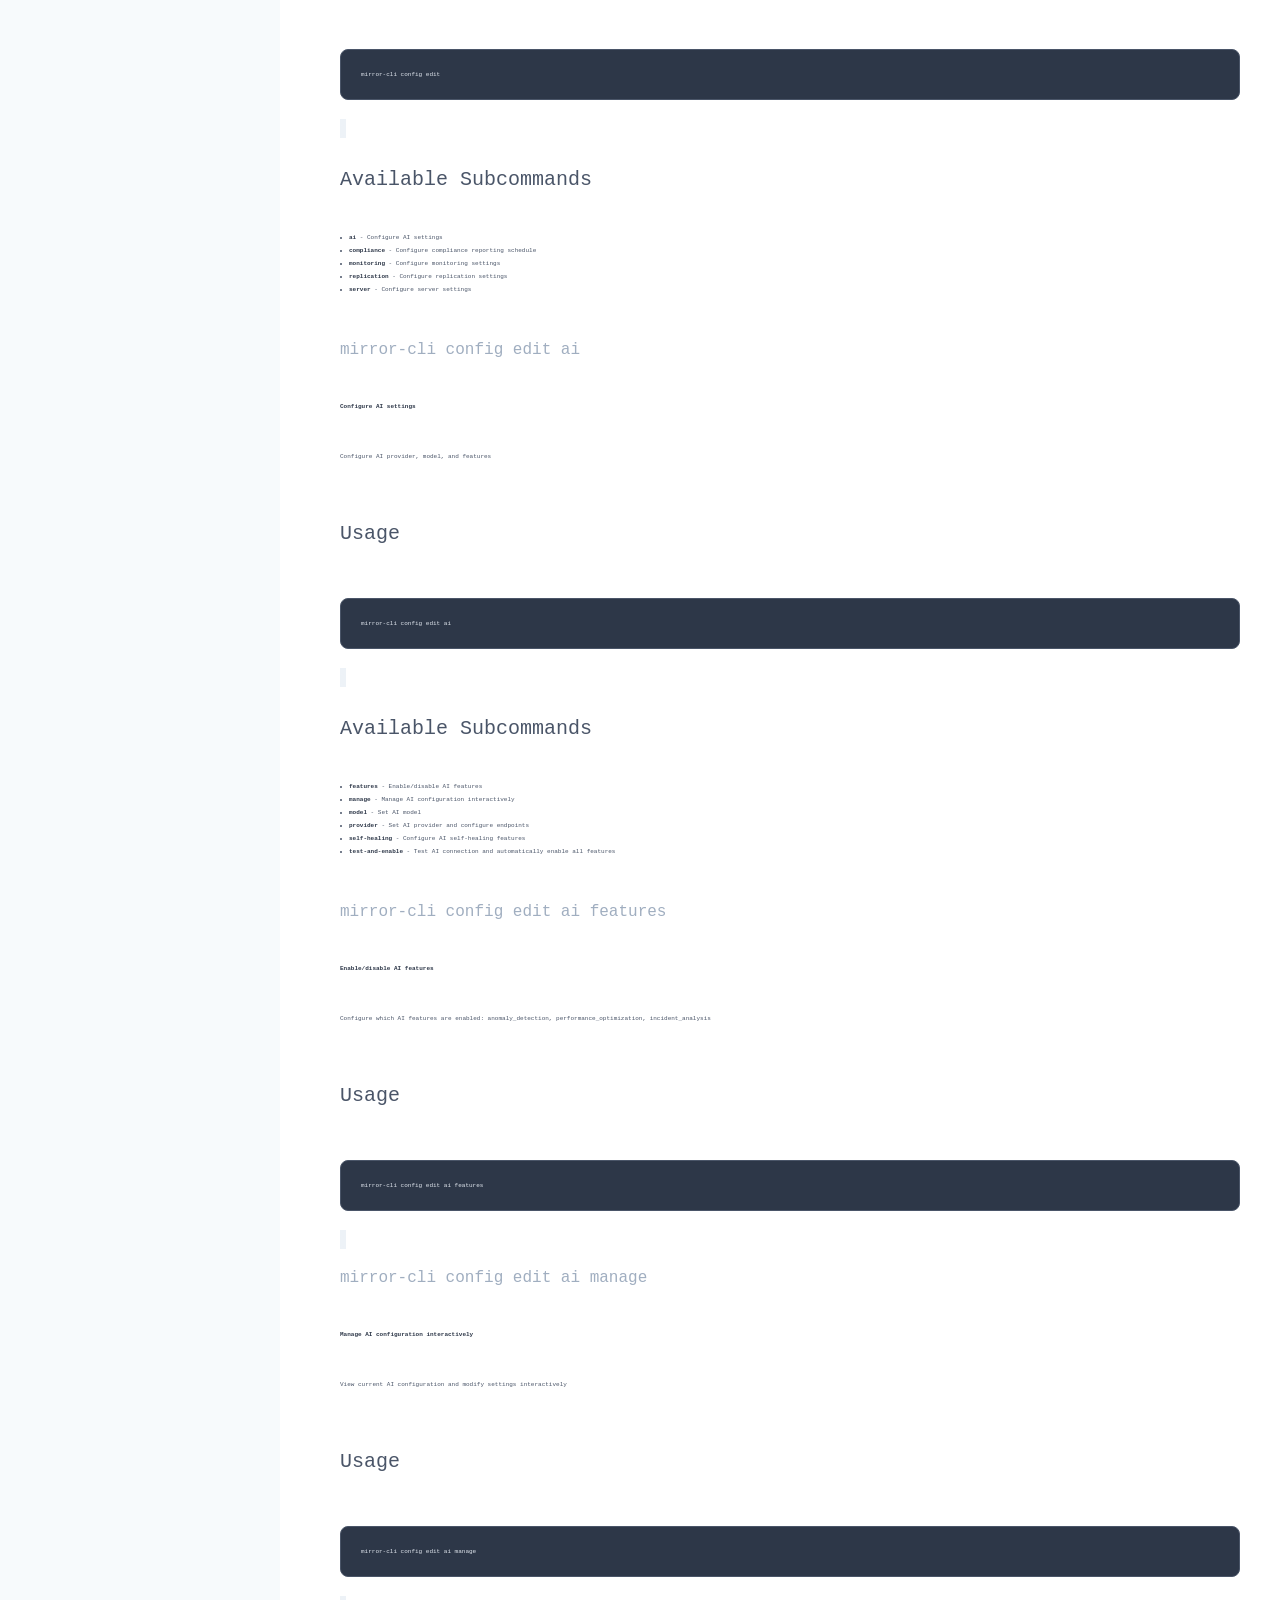
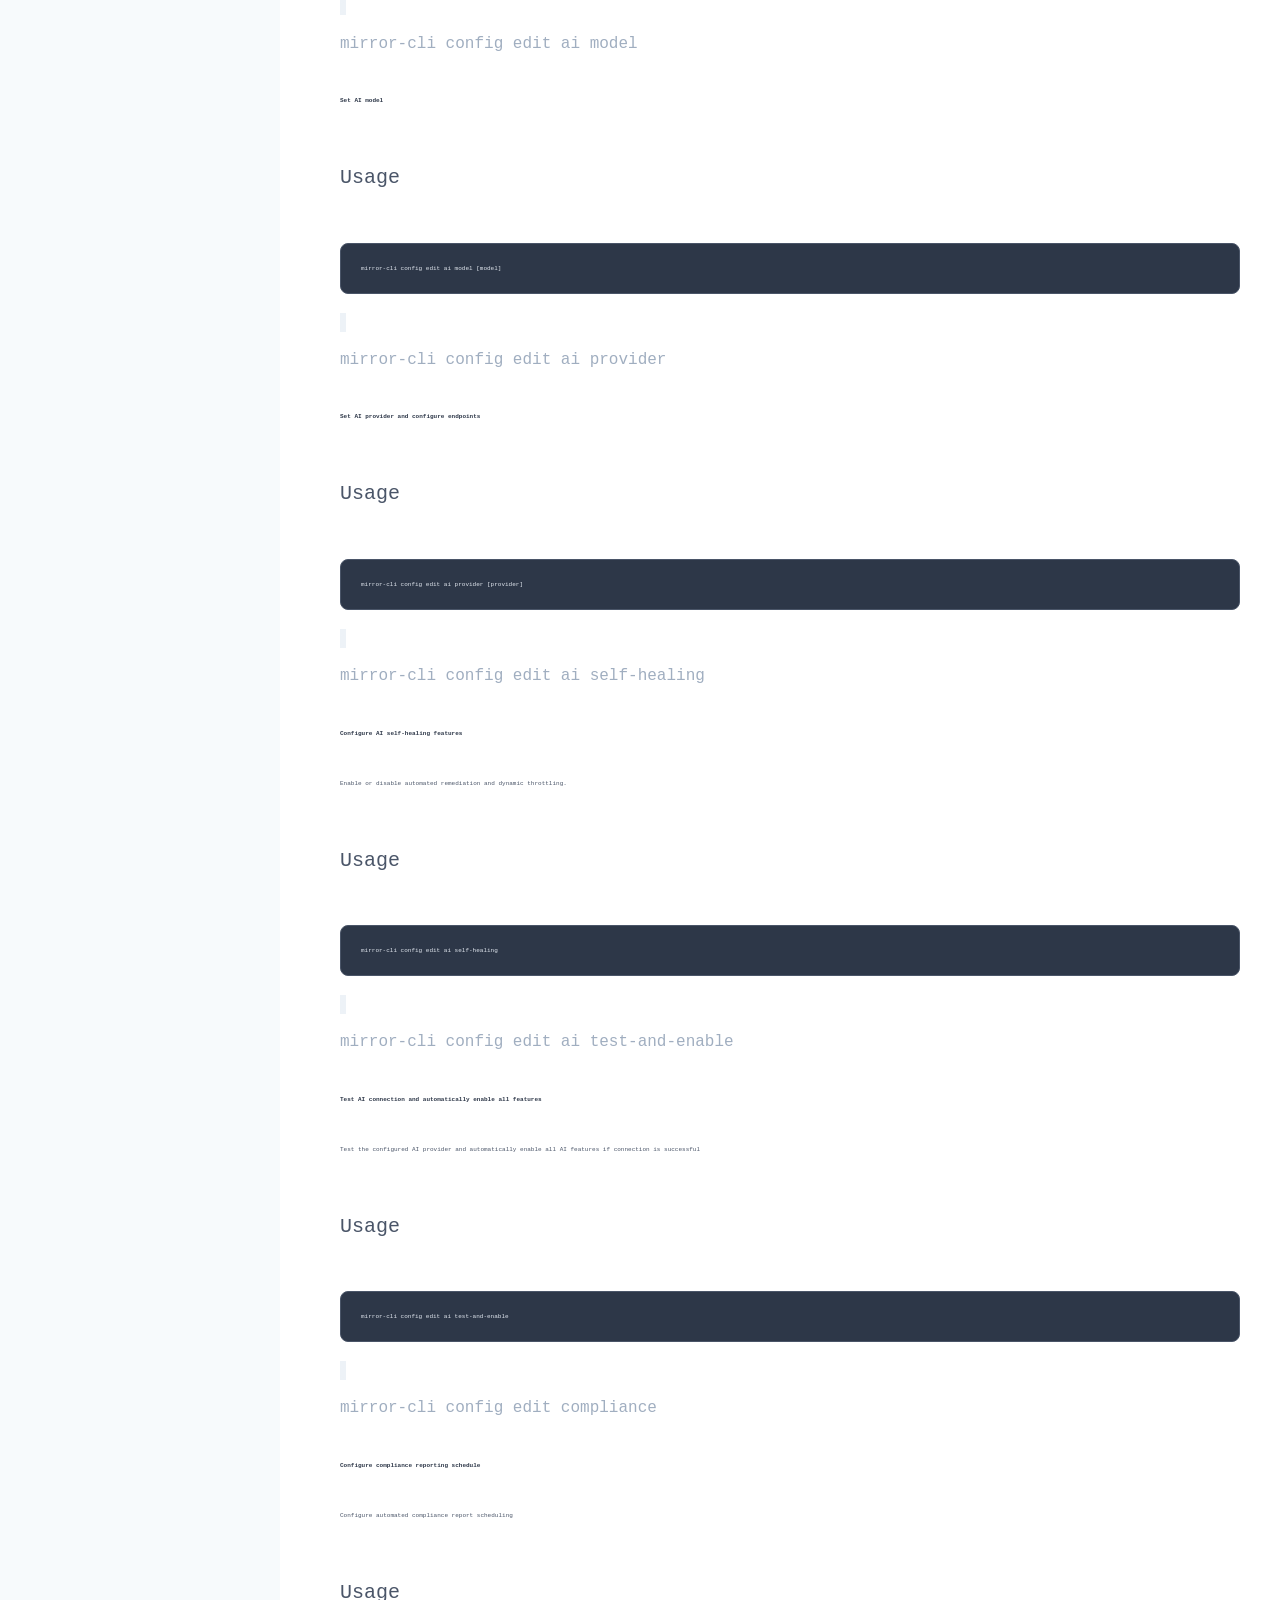
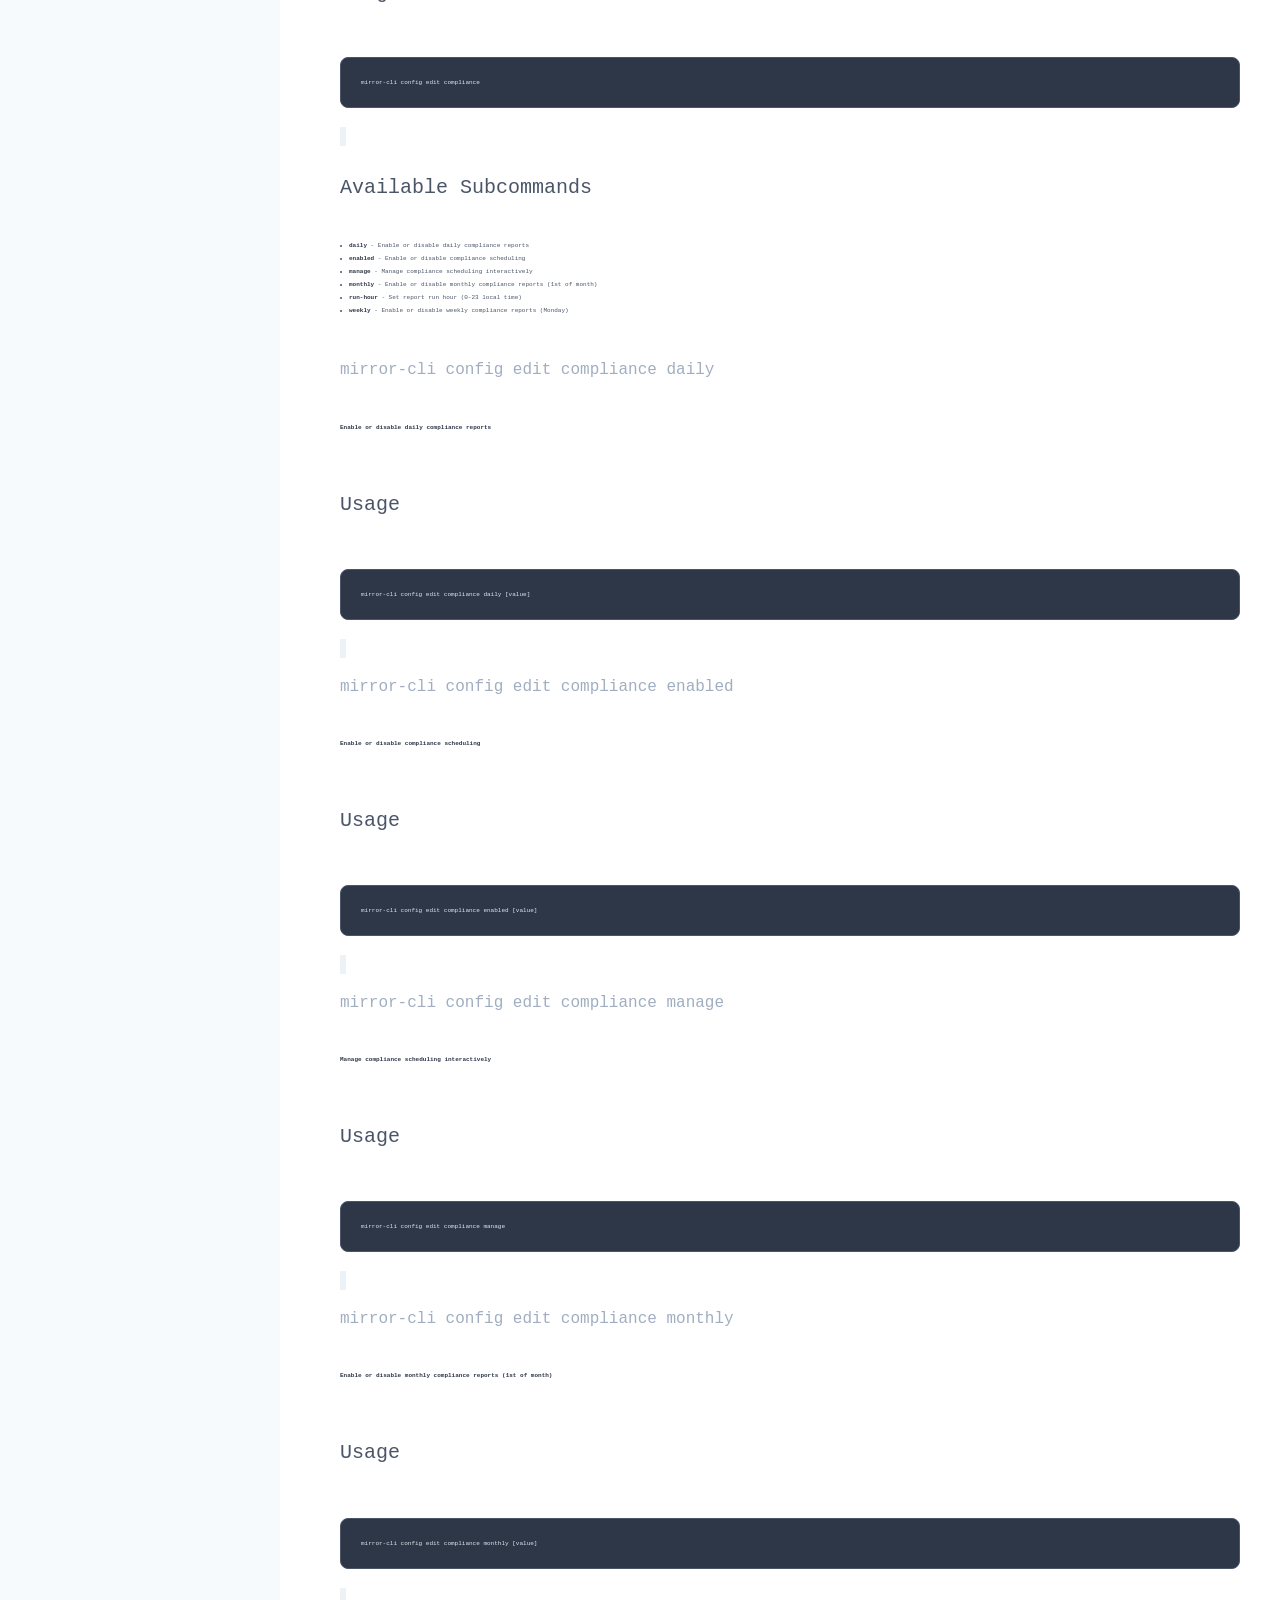
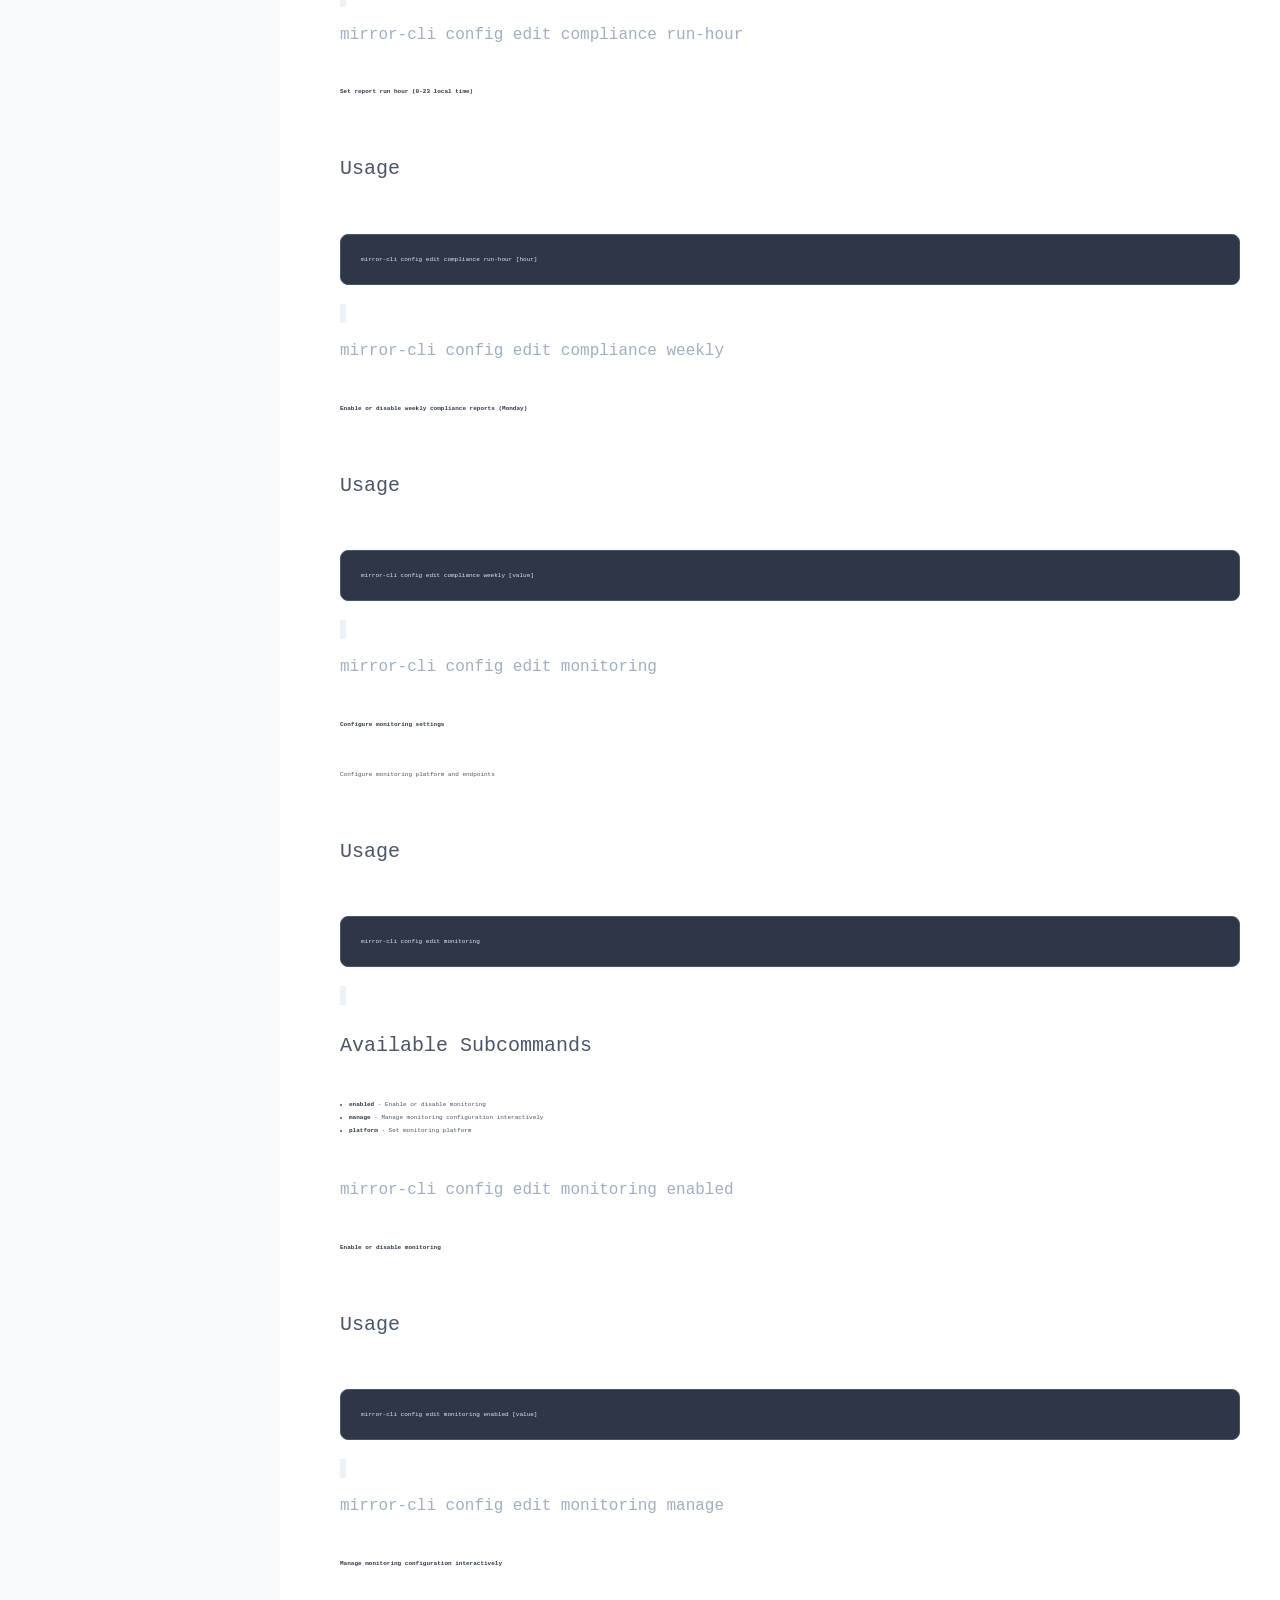
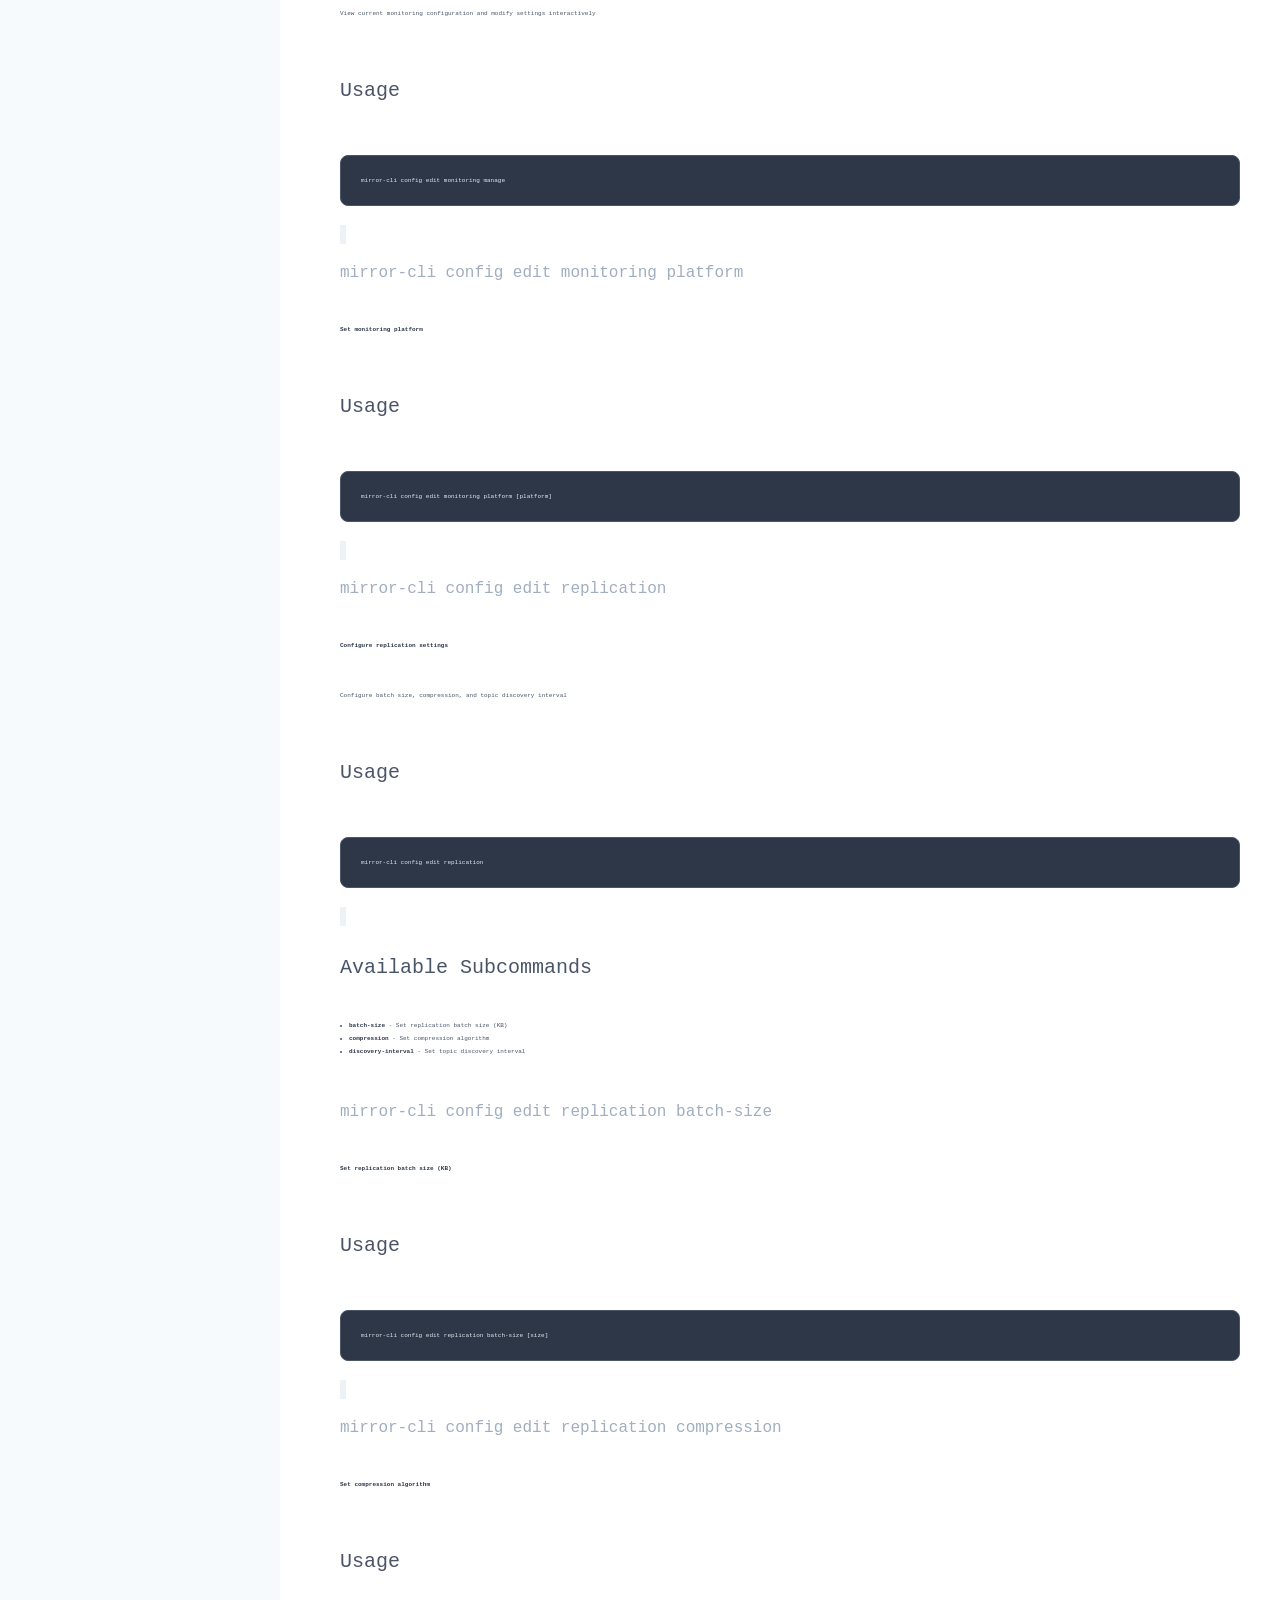
<file: docs/cli-commands.html>
<!DOCTYPE html>
<html lang="en">
<head>
    <meta charset="UTF-8">
    <meta name="viewport" content="width=device-width, initial-scale=1.0">
    <title>CLI Command Reference - kaf-mirror</title>
    <style>
        * {
            box-sizing: border-box;
        }
        body { 
            font-family: -apple-system, BlinkMacSystemFont, 'Segoe UI', Roboto, Oxygen, Ubuntu, Cantarell, sans-serif; 
            line-height: 1.5;
            margin: 0;
            padding: 0;
            color: #2d3748;
            background-color: #f7fafc;
        }
        .container {
            display: flex;
            min-height: 100vh;
        }
        .sidebar {
            width: 280px;
            background: #ffffff;
            border-right: 1px solid #e2e8f0;
            padding: 20px;
            position: fixed;
            height: 100vh;
            overflow-y: auto;
            box-shadow: 2px 0 4px rgba(0,0,0,0.1);
        }
        .sidebar h2 {
            font-size: 1.25rem;
            font-weight: 600;
            color: #2d3748;
            margin: 0 0 20px 0;
            padding-bottom: 10px;
            border-bottom: 2px solid #4299e1;
        }
        .sidebar ul {
            list-style: none;
            padding: 0;
            margin: 0;
        }
        .sidebar li {
            margin: 0;
        }
        .sidebar a {
            display: block;
            padding: 8px 12px;
            color: #4a5568;
            text-decoration: none;
            border-radius: 6px;
            font-size: 0.9rem;
            transition: all 0.2s ease;
        }
        .sidebar a:hover {
            background-color: #edf2f7;
            color: #2b6cb0;
        }
        .sidebar .level-1 {
            font-weight: 500;
            padding-left: 12px;
        }
        .sidebar .level-2 {
            padding-left: 24px;
            font-size: 0.85rem;
        }
        .sidebar .level-3 {
            padding-left: 36px;
            font-size: 0.8rem;
            color: #718096;
        }
        .content {
            flex: 1;
            margin-left: 280px;
            padding: 40px 40px 40px 60px;
            max-width: calc(100% - 280px);
            background: white;
        }
        .content h1 {
            font-size: 2.5rem;
            font-weight: 700;
            color: #1a202c;
            margin: 0 0 20px 0;
            padding-bottom: 15px;
            border-bottom: 3px solid #4299e1;
        }
        .content h2 {
            font-size: 1.75rem;
            font-weight: 600;
            color: #2d3748;
            margin: 40px 0 15px 0;
            padding-left: 15px;
            border-left: 4px solid #4299e1;
            scroll-margin-top: 20px;
        }
        .content h3 {
            font-size: 1.25rem;
            font-weight: 500;
            color: #4a5568;
            margin: 25px 0 10px 0;
            scroll-margin-top: 20px;
        }
        .content h4 {
            font-size: 1.1rem;
            font-weight: 500;
            color: #718096;
            margin: 20px 0 8px 0;
            scroll-margin-top: 20px;
        }
        .content h5, .content h6 {
            font-size: 1rem;
            font-weight: 500;
            color: #a0aec0;
            margin: 15px 0 8px 0;
            scroll-margin-top: 20px;
        }
        .content p {
            margin: 8px 0;
            color: #4a5568;
            line-height: 1.6;
        }
        .content strong {
            color: #2d3748;
            font-weight: 600;
        }
        .content code {
            background-color: #edf2f7;
            color: #d53f8c;
            padding: 2px 6px;
            border-radius: 4px;
            font-family: 'SF Mono', 'Monaco', 'Menlo', 'Consolas', 'Liberation Mono', monospace;
            font-size: 0.85em;
        }
        .content pre {
            background-color: #2d3748;
            color: #e2e8f0;
            padding: 20px;
            border-radius: 8px;
            overflow-x: auto;
            font-family: 'SF Mono', 'Monaco', 'Menlo', 'Consolas', 'Liberation Mono', monospace;
            font-size: 0.9em;
            margin: 15px 0;
            border: 1px solid #4a5568;
        }
        .content pre code {
            background: none;
            color: inherit;
            padding: 0;
        }
        .content ul {
            padding-left: 20px;
            margin: 10px 0;
        }
        .content li {
            margin: 4px 0;
            color: #4a5568;
        }
        .content hr {
            border: none;
            height: 1px;
            background: linear-gradient(to right, #e2e8f0, #cbd5e0, #e2e8f0);
            margin: 40px 0;
        }
        .section-divider {
            margin: 30px 0;
            padding: 15px 0;
            border-bottom: 1px solid #e2e8f0;
        }
        html {
            scroll-behavior: smooth;
        }
        @media (max-width: 768px) {
            .sidebar {
                display: none;
            }
            .content {
                margin-left: 0;
                max-width: 100%;
                padding: 20px;
            }
        }
    </style>
</head>
<body>
    <div class="container">
        <nav class="sidebar">
            <h2>Commands</h2>
            <ul id="nav-list">
            </ul>
        </nav>
        <main class="content">
<li><a href="#mirror-cli" class="level-1">mirror-cli</a></li><li><a href="#description" class="level-2">Description</a></li><li><a href="#global-options" class="level-2">Global Options</a></li><li><a href="#available-commands" class="level-2">Available Commands</a></li><li><a href="#mirror-cli-clusters" class="level-3">mirror-cli clusters</a></li><li><a href="#usage" class="level-3">Usage</a></li><li><a href="#available-subcommands" class="level-3">Available Subcommands</a></li><li><a href="#usage" class="level-3">Usage</a></li><li><a href="#usage" class="level-3">Usage</a></li><li><a href="#usage" class="level-3">Usage</a></li><li><a href="#usage" class="level-3">Usage</a></li><li><a href="#usage" class="level-3">Usage</a></li><li><a href="#usage" class="level-3">Usage</a></li><li><a href="#usage" class="level-3">Usage</a></li><li><a href="#mirror-cli-config" class="level-3">mirror-cli config</a></li><li><a href="#usage" class="level-3">Usage</a></li><li><a href="#available-subcommands" class="level-3">Available Subcommands</a></li><li><a href="#usage" class="level-3">Usage</a></li><li><a href="#available-subcommands" class="level-3">Available Subcommands</a></li><li><a href="#usage" class="level-3">Usage</a></li><li><a href="#available-subcommands" class="level-3">Available Subcommands</a></li><li><a href="#usage" class="level-3">Usage</a></li><li><a href="#usage" class="level-3">Usage</a></li><li><a href="#usage" class="level-3">Usage</a></li><li><a href="#usage" class="level-3">Usage</a></li><li><a href="#usage" class="level-3">Usage</a></li><li><a href="#usage" class="level-3">Usage</a></li><li><a href="#usage" class="level-3">Usage</a></li><li><a href="#available-subcommands" class="level-3">Available Subcommands</a></li><li><a href="#usage" class="level-3">Usage</a></li><li><a href="#usage" class="level-3">Usage</a></li><li><a href="#usage" class="level-3">Usage</a></li><li><a href="#usage" class="level-3">Usage</a></li><li><a href="#usage" class="level-3">Usage</a></li><li><a href="#usage" class="level-3">Usage</a></li><li><a href="#usage" class="level-3">Usage</a></li><li><a href="#available-subcommands" class="level-3">Available Subcommands</a></li><li><a href="#usage" class="level-3">Usage</a></li><li><a href="#usage" class="level-3">Usage</a></li><li><a href="#usage" class="level-3">Usage</a></li><li><a href="#usage" class="level-3">Usage</a></li><li><a href="#available-subcommands" class="level-3">Available Subcommands</a></li><li><a href="#usage" class="level-3">Usage</a></li><li><a href="#usage" class="level-3">Usage</a></li><li><a href="#usage" class="level-3">Usage</a></li><li><a href="#usage" class="level-3">Usage</a></li><li><a href="#usage" class="level-3">Usage</a></li><li><a href="#available-subcommands" class="level-3">Available Subcommands</a></li><li><a href="#usage" class="level-3">Usage</a></li><li><a href="#usage" class="level-3">Usage</a></li><li><a href="#usage" class="level-3">Usage</a></li><li><a href="#usage" class="level-3">Usage</a></li><li><a href="#usage" class="level-3">Usage</a></li><li><a href="#usage" class="level-3">Usage</a></li><li><a href="#usage" class="level-3">Usage</a></li><li><a href="#usage" class="level-3">Usage</a></li><li><a href="#usage" class="level-3">Usage</a></li><li><a href="#mirror-cli-dashboard" class="level-3">mirror-cli dashboard</a></li><li><a href="#usage" class="level-3">Usage</a></li><li><a href="#mirror-cli-docs" class="level-3">mirror-cli docs</a></li><li><a href="#usage" class="level-3">Usage</a></li><li><a href="#available-subcommands" class="level-3">Available Subcommands</a></li><li><a href="#usage" class="level-3">Usage</a></li><li><a href="#options" class="level-3">Options</a></li><li><a href="#mirror-cli-jobs" class="level-3">mirror-cli jobs</a></li><li><a href="#usage" class="level-3">Usage</a></li><li><a href="#available-subcommands" class="level-3">Available Subcommands</a></li><li><a href="#usage" class="level-3">Usage</a></li><li><a href="#usage" class="level-3">Usage</a></li><li><a href="#options" class="level-3">Options</a></li><li><a href="#usage" class="level-3">Usage</a></li><li><a href="#usage" class="level-3">Usage</a></li><li><a href="#usage" class="level-3">Usage</a></li><li><a href="#usage" class="level-3">Usage</a></li><li><a href="#usage" class="level-3">Usage</a></li><li><a href="#usage" class="level-3">Usage</a></li><li><a href="#usage" class="level-3">Usage</a></li><li><a href="#usage" class="level-3">Usage</a></li><li><a href="#available-subcommands" class="level-3">Available Subcommands</a></li><li><a href="#usage" class="level-3">Usage</a></li><li><a href="#usage" class="level-3">Usage</a></li><li><a href="#usage" class="level-3">Usage</a></li><li><a href="#mirror-cli-login" class="level-3">mirror-cli login</a></li><li><a href="#usage" class="level-3">Usage</a></li><li><a href="#options" class="level-3">Options</a></li><li><a href="#mirror-cli-logout" class="level-3">mirror-cli logout</a></li><li><a href="#usage" class="level-3">Usage</a></li><li><a href="#mirror-cli-tls" class="level-3">mirror-cli tls</a></li><li><a href="#usage" class="level-3">Usage</a></li><li><a href="#available-subcommands" class="level-3">Available Subcommands</a></li><li><a href="#usage" class="level-3">Usage</a></li><li><a href="#usage" class="level-3">Usage</a></li><li><a href="#usage" class="level-3">Usage</a></li><li><a href="#usage" class="level-3">Usage</a></li><li><a href="#mirror-cli-users" class="level-3">mirror-cli users</a></li><li><a href="#usage" class="level-3">Usage</a></li><li><a href="#available-subcommands" class="level-3">Available Subcommands</a></li><li><a href="#usage" class="level-3">Usage</a></li><li><a href="#options" class="level-3">Options</a></li><li><a href="#usage" class="level-3">Usage</a></li><li><a href="#usage" class="level-3">Usage</a></li><li><a href="#usage" class="level-3">Usage</a></li><li><a href="#usage" class="level-3">Usage</a></li><li><a href="#options" class="level-3">Options</a></li><li><a href="#usage" class="level-3">Usage</a></li><li><a href="#usage" class="level-3">Usage</a></li><li><a href="#mirror-cli-whoami" class="level-3">mirror-cli whoami</a></li><li><a href="#usage" class="level-3">Usage</a></li><h1 id="mirror-cli">mirror-cli</h1>
<br>
<p>A CLI for managing kaf-mirror.</p>
<br>
<h2 id="description">Description</h2>
<br>
<p>mirror-cli is a command-line tool for managing kaf-mirror.</p>
<p>It interacts with the kaf-mirror API to perform various tasks.</p>
<br>
<h2 id="global-options">Global Options</h2>
<br>
<pre><code>      --mirror-url string   URL of the kaf-mirror backend. (default &#34;http://localhost:8080&#34;)
  -v, --version   Print the version and exit
</pre>
<br>
<h2 id="available-commands">Available Commands</h2>
<br>
<h3 id="mirror-cli-clusters">mirror-cli clusters</h3>
<br>
<p><strong>Manage clusters.</strong></p>
<br>
<p>The clusters command allows you to list, add, remove, and purge clusters.</p>
<br>
<h3 id="usage">Usage</h3>
<br>
<pre><code>mirror-cli clusters
</pre>
<br>
<h3 id="available-subcommands">Available Subcommands</h3>
<br>
<li><strong>add</strong> - Add a new cluster.</li>
<li><strong>edit</strong> - Edit an existing cluster.</li>
<li><strong>list</strong> - List all clusters.</li>
<li><strong>purge</strong> - Purge archived clusters.</li>
<li><strong>remove</strong> - Mark a cluster for deletion.</li>
<li><strong>restore</strong> - Restore an inactive cluster.</li>
<li><strong>test</strong> - Test connection to a cluster.</li>
<br>
<h4 id="mirror-cli-clusters-add">mirror-cli clusters add</h4>
<br>
<p><strong>Add a new cluster.</strong></p>
<br>
<p>This command adds a new Kafka cluster with the specified name and brokers.</p>
<br>
<h3 id="usage">Usage</h3>
<br>
<pre><code>mirror-cli clusters add
</pre>
<br>
<h4 id="mirror-cli-clusters-edit">mirror-cli clusters edit</h4>
<br>
<p><strong>Edit an existing cluster.</strong></p>
<br>
<p>This command allows you to edit the name and brokers of an existing Kafka cluster.</p>
<br>
<h3 id="usage">Usage</h3>
<br>
<pre><code>mirror-cli clusters edit [name]
</pre>
<br>
<h4 id="mirror-cli-clusters-list">mirror-cli clusters list</h4>
<br>
<p><strong>List all clusters.</strong></p>
<br>
<p>This command lists all configured Kafka clusters.</p>
<br>
<h3 id="usage">Usage</h3>
<br>
<pre><code>mirror-cli clusters list
</pre>
<br>
<h4 id="mirror-cli-clusters-purge">mirror-cli clusters purge</h4>
<br>
<p><strong>Purge archived clusters.</strong></p>
<br>
<p>This command permanently deletes all archived Kafka clusters.</p>
<br>
<h3 id="usage">Usage</h3>
<br>
<pre><code>mirror-cli clusters purge
</pre>
<br>
<h4 id="mirror-cli-clusters-remove">mirror-cli clusters remove</h4>
<br>
<p><strong>Mark a cluster for deletion.</strong></p>
<br>
<p>This command marks a cluster as inactive. It will be archived after 72 hours and then can be purged.</p>
<br>
<h3 id="usage">Usage</h3>
<br>
<pre><code>mirror-cli clusters remove [name]
</pre>
<br>
<h4 id="mirror-cli-clusters-restore">mirror-cli clusters restore</h4>
<br>
<p><strong>Restore an inactive cluster.</strong></p>
<br>
<p>This command restores an inactive cluster to active status.</p>
<br>
<h3 id="usage">Usage</h3>
<br>
<pre><code>mirror-cli clusters restore [name]
</pre>
<br>
<h4 id="mirror-cli-clusters-test">mirror-cli clusters test</h4>
<br>
<p><strong>Test connection to a cluster.</strong></p>
<br>
<p>This command tests the connection to a specified Kafka cluster and provides detailed diagnostics.</p>
<br>
<h3 id="usage">Usage</h3>
<br>
<pre><code>mirror-cli clusters test [name]
</pre>
<br>
<h3 id="mirror-cli-config">mirror-cli config</h3>
<br>
<p><strong>Manage application configuration</strong></p>
<br>
<p>Configure and manage kaf-mirror settings</p>
<br>
<h3 id="usage">Usage</h3>
<br>
<pre><code>mirror-cli config
</pre>
<br>
<h3 id="available-subcommands">Available Subcommands</h3>
<br>
<li><strong>edit</strong> - Edit configuration parameters</li>
<li><strong>get</strong> - Display current configuration</li>
<li><strong>save</strong> - Save configuration from YAML file to server</li>
<li><strong>system</strong> - Initial system configuration wizard</li>
<br>
<h4 id="mirror-cli-config-edit">mirror-cli config edit</h4>
<br>
<p><strong>Edit configuration parameters</strong></p>
<br>
<p>Hierarchical configuration editing with validation</p>
<br>
<h3 id="usage">Usage</h3>
<br>
<pre><code>mirror-cli config edit
</pre>
<br>
<h3 id="available-subcommands">Available Subcommands</h3>
<br>
<li><strong>ai</strong> - Configure AI settings</li>
<li><strong>compliance</strong> - Configure compliance reporting schedule</li>
<li><strong>monitoring</strong> - Configure monitoring settings</li>
<li><strong>replication</strong> - Configure replication settings</li>
<li><strong>server</strong> - Configure server settings</li>
<br>
<h5 id="mirror-cli-config-edit-ai">mirror-cli config edit ai</h5>
<br>
<p><strong>Configure AI settings</strong></p>
<br>
<p>Configure AI provider, model, and features</p>
<br>
<h3 id="usage">Usage</h3>
<br>
<pre><code>mirror-cli config edit ai
</pre>
<br>
<h3 id="available-subcommands">Available Subcommands</h3>
<br>
<li><strong>features</strong> - Enable/disable AI features</li>
<li><strong>manage</strong> - Manage AI configuration interactively</li>
<li><strong>model</strong> - Set AI model</li>
<li><strong>provider</strong> - Set AI provider and configure endpoints</li>
<li><strong>self-healing</strong> - Configure AI self-healing features</li>
<li><strong>test-and-enable</strong> - Test AI connection and automatically enable all features</li>
<br>
<h6 id="mirror-cli-config-edit-ai-features">mirror-cli config edit ai features</h6>
<br>
<p><strong>Enable/disable AI features</strong></p>
<br>
<p>Configure which AI features are enabled: anomaly_detection, performance_optimization, incident_analysis</p>
<br>
<h3 id="usage">Usage</h3>
<br>
<pre><code>mirror-cli config edit ai features
</pre>
<br>
<h6 id="mirror-cli-config-edit-ai-manage">mirror-cli config edit ai manage</h6>
<br>
<p><strong>Manage AI configuration interactively</strong></p>
<br>
<p>View current AI configuration and modify settings interactively</p>
<br>
<h3 id="usage">Usage</h3>
<br>
<pre><code>mirror-cli config edit ai manage
</pre>
<br>
<h6 id="mirror-cli-config-edit-ai-model">mirror-cli config edit ai model</h6>
<br>
<p><strong>Set AI model</strong></p>
<br>
<h3 id="usage">Usage</h3>
<br>
<pre><code>mirror-cli config edit ai model [model]
</pre>
<br>
<h6 id="mirror-cli-config-edit-ai-provider">mirror-cli config edit ai provider</h6>
<br>
<p><strong>Set AI provider and configure endpoints</strong></p>
<br>
<h3 id="usage">Usage</h3>
<br>
<pre><code>mirror-cli config edit ai provider [provider]
</pre>
<br>
<h6 id="mirror-cli-config-edit-ai-self-healing">mirror-cli config edit ai self-healing</h6>
<br>
<p><strong>Configure AI self-healing features</strong></p>
<br>
<p>Enable or disable automated remediation and dynamic throttling.</p>
<br>
<h3 id="usage">Usage</h3>
<br>
<pre><code>mirror-cli config edit ai self-healing
</pre>
<br>
<h6 id="mirror-cli-config-edit-ai-test-and-enable">mirror-cli config edit ai test-and-enable</h6>
<br>
<p><strong>Test AI connection and automatically enable all features</strong></p>
<br>
<p>Test the configured AI provider and automatically enable all AI features if connection is successful</p>
<br>
<h3 id="usage">Usage</h3>
<br>
<pre><code>mirror-cli config edit ai test-and-enable
</pre>
<br>
<h5 id="mirror-cli-config-edit-compliance">mirror-cli config edit compliance</h5>
<br>
<p><strong>Configure compliance reporting schedule</strong></p>
<br>
<p>Configure automated compliance report scheduling</p>
<br>
<h3 id="usage">Usage</h3>
<br>
<pre><code>mirror-cli config edit compliance
</pre>
<br>
<h3 id="available-subcommands">Available Subcommands</h3>
<br>
<li><strong>daily</strong> - Enable or disable daily compliance reports</li>
<li><strong>enabled</strong> - Enable or disable compliance scheduling</li>
<li><strong>manage</strong> - Manage compliance scheduling interactively</li>
<li><strong>monthly</strong> - Enable or disable monthly compliance reports (1st of month)</li>
<li><strong>run-hour</strong> - Set report run hour (0-23 local time)</li>
<li><strong>weekly</strong> - Enable or disable weekly compliance reports (Monday)</li>
<br>
<h6 id="mirror-cli-config-edit-compliance-daily">mirror-cli config edit compliance daily</h6>
<br>
<p><strong>Enable or disable daily compliance reports</strong></p>
<br>
<h3 id="usage">Usage</h3>
<br>
<pre><code>mirror-cli config edit compliance daily [value]
</pre>
<br>
<h6 id="mirror-cli-config-edit-compliance-enabled">mirror-cli config edit compliance enabled</h6>
<br>
<p><strong>Enable or disable compliance scheduling</strong></p>
<br>
<h3 id="usage">Usage</h3>
<br>
<pre><code>mirror-cli config edit compliance enabled [value]
</pre>
<br>
<h6 id="mirror-cli-config-edit-compliance-manage">mirror-cli config edit compliance manage</h6>
<br>
<p><strong>Manage compliance scheduling interactively</strong></p>
<br>
<h3 id="usage">Usage</h3>
<br>
<pre><code>mirror-cli config edit compliance manage
</pre>
<br>
<h6 id="mirror-cli-config-edit-compliance-monthly">mirror-cli config edit compliance monthly</h6>
<br>
<p><strong>Enable or disable monthly compliance reports (1st of month)</strong></p>
<br>
<h3 id="usage">Usage</h3>
<br>
<pre><code>mirror-cli config edit compliance monthly [value]
</pre>
<br>
<h6 id="mirror-cli-config-edit-compliance-run-hour">mirror-cli config edit compliance run-hour</h6>
<br>
<p><strong>Set report run hour (0-23 local time)</strong></p>
<br>
<h3 id="usage">Usage</h3>
<br>
<pre><code>mirror-cli config edit compliance run-hour [hour]
</pre>
<br>
<h6 id="mirror-cli-config-edit-compliance-weekly">mirror-cli config edit compliance weekly</h6>
<br>
<p><strong>Enable or disable weekly compliance reports (Monday)</strong></p>
<br>
<h3 id="usage">Usage</h3>
<br>
<pre><code>mirror-cli config edit compliance weekly [value]
</pre>
<br>
<h5 id="mirror-cli-config-edit-monitoring">mirror-cli config edit monitoring</h5>
<br>
<p><strong>Configure monitoring settings</strong></p>
<br>
<p>Configure monitoring platform and endpoints</p>
<br>
<h3 id="usage">Usage</h3>
<br>
<pre><code>mirror-cli config edit monitoring
</pre>
<br>
<h3 id="available-subcommands">Available Subcommands</h3>
<br>
<li><strong>enabled</strong> - Enable or disable monitoring</li>
<li><strong>manage</strong> - Manage monitoring configuration interactively</li>
<li><strong>platform</strong> - Set monitoring platform</li>
<br>
<h6 id="mirror-cli-config-edit-monitoring-enabled">mirror-cli config edit monitoring enabled</h6>
<br>
<p><strong>Enable or disable monitoring</strong></p>
<br>
<h3 id="usage">Usage</h3>
<br>
<pre><code>mirror-cli config edit monitoring enabled [value]
</pre>
<br>
<h6 id="mirror-cli-config-edit-monitoring-manage">mirror-cli config edit monitoring manage</h6>
<br>
<p><strong>Manage monitoring configuration interactively</strong></p>
<br>
<p>View current monitoring configuration and modify settings interactively</p>
<br>
<h3 id="usage">Usage</h3>
<br>
<pre><code>mirror-cli config edit monitoring manage
</pre>
<br>
<h6 id="mirror-cli-config-edit-monitoring-platform">mirror-cli config edit monitoring platform</h6>
<br>
<p><strong>Set monitoring platform</strong></p>
<br>
<h3 id="usage">Usage</h3>
<br>
<pre><code>mirror-cli config edit monitoring platform [platform]
</pre>
<br>
<h5 id="mirror-cli-config-edit-replication">mirror-cli config edit replication</h5>
<br>
<p><strong>Configure replication settings</strong></p>
<br>
<p>Configure batch size, compression, and topic discovery interval</p>
<br>
<h3 id="usage">Usage</h3>
<br>
<pre><code>mirror-cli config edit replication
</pre>
<br>
<h3 id="available-subcommands">Available Subcommands</h3>
<br>
<li><strong>batch-size</strong> - Set replication batch size (KB)</li>
<li><strong>compression</strong> - Set compression algorithm</li>
<li><strong>discovery-interval</strong> - Set topic discovery interval</li>
<br>
<h6 id="mirror-cli-config-edit-replication-batch-size">mirror-cli config edit replication batch-size</h6>
<br>
<p><strong>Set replication batch size (KB)</strong></p>
<br>
<h3 id="usage">Usage</h3>
<br>
<pre><code>mirror-cli config edit replication batch-size [size]
</pre>
<br>
<h6 id="mirror-cli-config-edit-replication-compression">mirror-cli config edit replication compression</h6>
<br>
<p><strong>Set compression algorithm</strong></p>
<br>
<h3 id="usage">Usage</h3>
<br>
<pre><code>mirror-cli config edit replication compression [type]
</pre>
<br>
<h6 id="mirror-cli-config-edit-replication-discovery-interval">mirror-cli config edit replication discovery-interval</h6>
<br>
<p><strong>Set topic discovery interval</strong></p>
<br>
<h3 id="usage">Usage</h3>
<br>
<pre><code>mirror-cli config edit replication discovery-interval [duration]
</pre>
<br>
<h5 id="mirror-cli-config-edit-server">mirror-cli config edit server</h5>
<br>
<p><strong>Configure server settings</strong></p>
<br>
<p>Configure server host, port, mode, TLS, and CORS settings</p>
<br>
<h3 id="usage">Usage</h3>
<br>
<pre><code>mirror-cli config edit server
</pre>
<br>
<h3 id="available-subcommands">Available Subcommands</h3>
<br>
<li><strong>cors</strong> - Configure CORS allowed origins</li>
<li><strong>host</strong> - Set server host address</li>
<li><strong>manage</strong> - Manage server configuration interactively</li>
<li><strong>mode</strong> - Set server mode</li>
<li><strong>port</strong> - Set server port</li>
<li><strong>tls</strong> - Configure server TLS/HTTPS settings</li>
<br>
<h6 id="mirror-cli-config-edit-server-cors">mirror-cli config edit server cors</h6>
<br>
<p><strong>Configure CORS allowed origins</strong></p>
<br>
<h3 id="usage">Usage</h3>
<br>
<pre><code>mirror-cli config edit server cors [origins]
</pre>
<br>
<h6 id="mirror-cli-config-edit-server-host">mirror-cli config edit server host</h6>
<br>
<p><strong>Set server host address</strong></p>
<br>
<h3 id="usage">Usage</h3>
<br>
<pre><code>mirror-cli config edit server host [address]
</pre>
<br>
<h6 id="mirror-cli-config-edit-server-manage">mirror-cli config edit server manage</h6>
<br>
<p><strong>Manage server configuration interactively</strong></p>
<br>
<p>View current server configuration and modify settings interactively</p>
<br>
<h3 id="usage">Usage</h3>
<br>
<pre><code>mirror-cli config edit server manage
</pre>
<br>
<h6 id="mirror-cli-config-edit-server-mode">mirror-cli config edit server mode</h6>
<br>
<p><strong>Set server mode</strong></p>
<br>
<h3 id="usage">Usage</h3>
<br>
<pre><code>mirror-cli config edit server mode [mode]
</pre>
<br>
<h6 id="mirror-cli-config-edit-server-port">mirror-cli config edit server port</h6>
<br>
<p><strong>Set server port</strong></p>
<br>
<h3 id="usage">Usage</h3>
<br>
<pre><code>mirror-cli config edit server port [port]
</pre>
<br>
<h6 id="mirror-cli-config-edit-server-tls">mirror-cli config edit server tls</h6>
<br>
<p><strong>Configure server TLS/HTTPS settings</strong></p>
<br>
<h3 id="usage">Usage</h3>
<br>
<pre><code>mirror-cli config edit server tls [enabled]
</pre>
<br>
<h4 id="mirror-cli-config-get">mirror-cli config get</h4>
<br>
<p><strong>Display current configuration</strong></p>
<br>
<p>Show the current configuration from the server</p>
<br>
<h3 id="usage">Usage</h3>
<br>
<pre><code>mirror-cli config get
</pre>
<br>
<h4 id="mirror-cli-config-save">mirror-cli config save</h4>
<br>
<p><strong>Save configuration from YAML file to server</strong></p>
<br>
<p>Load and apply configuration from a YAML file, replacing server configuration</p>
<br>
<h3 id="usage">Usage</h3>
<br>
<pre><code>mirror-cli config save [file]
</pre>
<br>
<h4 id="mirror-cli-config-system">mirror-cli config system</h4>
<br>
<p><strong>Initial system configuration wizard</strong></p>
<br>
<p>Run the initial configuration wizard to set up kaf-mirror</p>
<br>
<h3 id="usage">Usage</h3>
<br>
<pre><code>mirror-cli config system
</pre>
<br>
<h3 id="mirror-cli-dashboard">mirror-cli dashboard</h3>
<br>
<p><strong>Show a live monitoring dashboard.</strong></p>
<br>
<h3 id="usage">Usage</h3>
<br>
<pre><code>mirror-cli dashboard
</pre>
<br>
<h3 id="mirror-cli-docs">mirror-cli docs</h3>
<br>
<p><strong>Generate CLI documentation</strong></p>
<br>
<p>Generate CLI documentation in various formats using Cobra&#39;s built-in documentation generation</p>
<br>
<h3 id="usage">Usage</h3>
<br>
<pre><code>mirror-cli docs
</pre>
<br>
<h3 id="available-subcommands">Available Subcommands</h3>
<br>
<li><strong>generate</strong> - Generate single comprehensive Markdown documentation file</li>
<br>
<h4 id="mirror-cli-docs-generate">mirror-cli docs generate</h4>
<br>
<p><strong>Generate single comprehensive Markdown documentation file</strong></p>
<br>
<p>Generate a single comprehensive Markdown file with all CLI commands and subcommands</p>
<br>
<h3 id="usage">Usage</h3>
<br>
<pre><code>mirror-cli docs generate [flags]
</pre>
<br>
<h3 id="options">Options</h3>
<br>
<pre><code>      --file string   Output file for documentation (default &#34;docs/cli-commands.md&#34;)
</pre>
<br>
<h3 id="mirror-cli-jobs">mirror-cli jobs</h3>
<br>
<p><strong>Manage replication jobs</strong></p>
<br>
<p>Create, start, stop, and manage Kafka replication jobs</p>
<br>
<h3 id="usage">Usage</h3>
<br>
<pre><code>mirror-cli jobs
</pre>
<br>
<h3 id="available-subcommands">Available Subcommands</h3>
<br>
<li><strong>add</strong> - Create a new replication job</li>
<li><strong>analyze</strong> - Trigger historical AI analysis for a job</li>
<li><strong>delete</strong> - Delete a replication job</li>
<li><strong>force-restart</strong> - Forcefully restart a replication job</li>
<li><strong>healthcheck</strong> - Perform health checks on clusters associated with a job</li>
<li><strong>list</strong> - List all replication jobs</li>
<li><strong>pause</strong> - Pause a replication job</li>
<li><strong>restart</strong> - Restart a replication job</li>
<li><strong>start</strong> - Start a replication job</li>
<li><strong>status</strong> - Show detailed job status and metrics</li>
<li><strong>stop</strong> - Stop a replication job</li>
<br>
<h4 id="mirror-cli-jobs-add">mirror-cli jobs add</h4>
<br>
<p><strong>Create a new replication job</strong></p>
<br>
<p>Create a new replication job with interactive configuration</p>
<br>
<h3 id="usage">Usage</h3>
<br>
<pre><code>mirror-cli jobs add
</pre>
<br>
<h4 id="mirror-cli-jobs-analyze">mirror-cli jobs analyze</h4>
<br>
<p><strong>Trigger historical AI analysis for a job</strong></p>
<br>
<p>Trigger a long-term historical AI analysis for a replication job</p>
<br>
<h3 id="usage">Usage</h3>
<br>
<pre><code>mirror-cli jobs analyze [job-id] [flags]
</pre>
<br>
<h3 id="options">Options</h3>
<br>
<pre><code>      --period string   Analysis period (e.g., 7d, 30d) (default &#34;7d&#34;)
</pre>
<br>
<h4 id="mirror-cli-jobs-delete">mirror-cli jobs delete</h4>
<br>
<p><strong>Delete a replication job</strong></p>
<br>
<p>Permanently delete a replication job (admin only)</p>
<br>
<h3 id="usage">Usage</h3>
<br>
<pre><code>mirror-cli jobs delete [job-id]
</pre>
<br>
<h4 id="mirror-cli-jobs-force-restart">mirror-cli jobs force-restart</h4>
<br>
<p><strong>Forcefully restart a replication job</strong></p>
<br>
<p>Forcefully restarts a job, performing pre-flight checks to ensure a clean start.</p>
<br>
<h3 id="usage">Usage</h3>
<br>
<pre><code>mirror-cli jobs force-restart [job-id]
</pre>
<br>
<h4 id="mirror-cli-jobs-healthcheck">mirror-cli jobs healthcheck</h4>
<br>
<p><strong>Perform health checks on clusters associated with a job</strong></p>
<br>
<p>Performs health checks on the source and target clusters for a specific job or all jobs.</p>
<br>
<h3 id="usage">Usage</h3>
<br>
<pre><code>mirror-cli jobs healthcheck [job-id]
</pre>
<br>
<h4 id="mirror-cli-jobs-list">mirror-cli jobs list</h4>
<br>
<p><strong>List all replication jobs</strong></p>
<br>
<p>Display all configured replication jobs with their status</p>
<br>
<h3 id="usage">Usage</h3>
<br>
<pre><code>mirror-cli jobs list
</pre>
<br>
<h4 id="mirror-cli-jobs-pause">mirror-cli jobs pause</h4>
<br>
<p><strong>Pause a replication job</strong></p>
<br>
<p>Pause a running replication job (can be resumed later)</p>
<br>
<h3 id="usage">Usage</h3>
<br>
<pre><code>mirror-cli jobs pause [job-id]
</pre>
<br>
<h4 id="mirror-cli-jobs-restart">mirror-cli jobs restart</h4>
<br>
<p><strong>Restart a replication job</strong></p>
<br>
<p>Restart a replication job (stop and start it)</p>
<br>
<h3 id="usage">Usage</h3>
<br>
<pre><code>mirror-cli jobs restart [job-id]
</pre>
<br>
<h4 id="mirror-cli-jobs-start">mirror-cli jobs start</h4>
<br>
<p><strong>Start a replication job</strong></p>
<br>
<p>Start a paused or stopped replication job</p>
<br>
<h3 id="usage">Usage</h3>
<br>
<pre><code>mirror-cli jobs start [job-id]
</pre>
<br>
<h4 id="mirror-cli-jobs-status">mirror-cli jobs status</h4>
<br>
<p><strong>Show detailed job status and metrics</strong></p>
<br>
<p>Display detailed status and performance metrics for a replication job</p>
<br>
<h3 id="usage">Usage</h3>
<br>
<pre><code>mirror-cli jobs status
</pre>
<br>
<h3 id="available-subcommands">Available Subcommands</h3>
<br>
<li><strong>full</strong> - Show full mirror state for a job</li>
<li><strong>metrics</strong> - Show detailed job status and metrics</li>
<br>
<h5 id="mirror-cli-jobs-status-full">mirror-cli jobs status full</h5>
<br>
<p><strong>Show full mirror state for a job</strong></p>
<br>
<p>Display the full mirror state for a replication job, including progress, gaps, and resume points.</p>
<br>
<h3 id="usage">Usage</h3>
<br>
<pre><code>mirror-cli jobs status full [job-id]
</pre>
<br>
<h5 id="mirror-cli-jobs-status-metrics">mirror-cli jobs status metrics</h5>
<br>
<p><strong>Show detailed job status and metrics</strong></p>
<br>
<p>Display detailed status and performance metrics for a replication job</p>
<br>
<h3 id="usage">Usage</h3>
<br>
<pre><code>mirror-cli jobs status metrics [job-id]
</pre>
<br>
<h4 id="mirror-cli-jobs-stop">mirror-cli jobs stop</h4>
<br>
<p><strong>Stop a replication job</strong></p>
<br>
<p>Stop a running replication job</p>
<br>
<h3 id="usage">Usage</h3>
<br>
<pre><code>mirror-cli jobs stop [job-id]
</pre>
<br>
<h3 id="mirror-cli-login">mirror-cli login</h3>
<br>
<p><strong>Login to the kaf-mirror backend</strong></p>
<br>
<h3 id="usage">Usage</h3>
<br>
<pre><code>mirror-cli login [username]
</pre>
<br>
<h3 id="mirror-cli-logout">mirror-cli logout</h3>
<br>
<p><strong>Logout from the kaf-mirror backend.</strong></p>
<br>
<h3 id="usage">Usage</h3>
<br>
<pre><code>mirror-cli logout
</pre>
<br>
<h3 id="mirror-cli-tls">mirror-cli tls</h3>
<br>
<p><strong>Manage TLS certificates and secure communication</strong></p>
<br>
<p>Generate certificates and configure secure TLS communication between CLI and server</p>
<br>
<h3 id="usage">Usage</h3>
<br>
<pre><code>mirror-cli tls
</pre>
<br>
<h3 id="available-subcommands">Available Subcommands</h3>
<br>
<li><strong>configure-client</strong> - Configure CLI client for TLS communication</li>
<li><strong>generate-certs</strong> - Generate TLS certificates for server and client</li>
<li><strong>import-cert</strong> - Import custom TLS certificate and key</li>
<li><strong>verify</strong> - Verify TLS connection to server</li>
<br>
<h4 id="mirror-cli-tls-configure-client">mirror-cli tls configure-client</h4>
<br>
<p><strong>Configure CLI client for TLS communication</strong></p>
<br>
<p>Configure the CLI to use client certificates for secure communication</p>
<br>
<h3 id="usage">Usage</h3>
<br>
<pre><code>mirror-cli tls configure-client
</pre>
<br>
<h4 id="mirror-cli-tls-generate-certs">mirror-cli tls generate-certs</h4>
<br>
<p><strong>Generate TLS certificates for server and client</strong></p>
<br>
<p>Generate self-signed TLS certificates for secure CLI-to-server communication</p>
<br>
<h3 id="usage">Usage</h3>
<br>
<pre><code>mirror-cli tls generate-certs
</pre>
<br>
<h4 id="mirror-cli-tls-import-cert">mirror-cli tls import-cert</h4>
<br>
<p><strong>Import custom TLS certificate and key</strong></p>
<br>
<p>Import your own TLS certificate and private key for the server</p>
<br>
<h3 id="usage">Usage</h3>
<br>
<pre><code>mirror-cli tls import-cert
</pre>
<br>
<h4 id="mirror-cli-tls-verify">mirror-cli tls verify</h4>
<br>
<p><strong>Verify TLS connection to server</strong></p>
<br>
<p>Test the TLS connection and certificate validation</p>
<br>
<h3 id="usage">Usage</h3>
<br>
<pre><code>mirror-cli tls verify
</pre>
<br>
<h3 id="mirror-cli-users">mirror-cli users</h3>
<br>
<p><strong>Manage users.</strong></p>
<br>
<p>The users command allows you to list, add, and manage users.</p>
<br>
<h3 id="usage">Usage</h3>
<br>
<pre><code>mirror-cli users
</pre>
<br>
<h3 id="available-subcommands">Available Subcommands</h3>
<br>
<li><strong>add</strong> - Add a new user.</li>
<li><strong>change-password</strong> - Change the current user&#39;s password.</li>
<li><strong>delete</strong> - Delete a user.</li>
<li><strong>list</strong> - List all users.</li>
<li><strong>reset-password</strong> - Reset a user&#39;s password (admin only).</li>
<li><strong>reset-token</strong> - Reset your API token.</li>
<li><strong>set-role</strong> - Set a user&#39;s role.</li>
<br>
<h4 id="mirror-cli-users-add">mirror-cli users add</h4>
<br>
<p><strong>Add a new user.</strong></p>
<br>
<p>This command adds a new user with the specified username and password.</p>
<br>
<h3 id="usage">Usage</h3>
<br>
<pre><code>mirror-cli users add
</pre>
<br>
<h4 id="mirror-cli-users-change-password">mirror-cli users change-password</h4>
<br>
<p><strong>Change the current user&#39;s password.</strong></p>
<br>
<h3 id="usage">Usage</h3>
<br>
<pre><code>mirror-cli users change-password
</pre>
<br>
<h4 id="mirror-cli-users-delete">mirror-cli users delete</h4>
<br>
<p><strong>Delete a user.</strong></p>
<br>
<p>This command deletes a user from the database.</p>
<br>
<h3 id="usage">Usage</h3>
<br>
<pre><code>mirror-cli users delete [username]
</pre>
<br>
<h4 id="mirror-cli-users-list">mirror-cli users list</h4>
<br>
<p><strong>List all users.</strong></p>
<br>
<p>This command lists all users.</p>
<br>
<h3 id="usage">Usage</h3>
<br>
<pre><code>mirror-cli users list
</pre>
<br>
<h4 id="mirror-cli-users-reset-password">mirror-cli users reset-password</h4>
<br>
<p><strong>Reset a user&#39;s password (admin only).</strong></p>
<br>
<p>This command allows admins to reset any user&#39;s password and generates a new random password.</p>
<br>
<h3 id="usage">Usage</h3>
<br>
<pre><code>mirror-cli users reset-password [username] [flags]
</pre>
<br>
<h3 id="options">Options</h3>
<br>
<pre><code>      --password-file string   File for the new password, created with mode 0600. Default: a new file in the temp directory
</pre>
<br>
<h4 id="mirror-cli-users-reset-token">mirror-cli users reset-token</h4>
<br>
<p><strong>Reset your API token.</strong></p>
<br>
<p>This command revokes all of your existing API tokens and generates a new one.</p>
<br>
<h3 id="usage">Usage</h3>
<br>
<pre><code>mirror-cli users reset-token
</pre>
<br>
<h4 id="mirror-cli-users-set-role">mirror-cli users set-role</h4>
<br>
<p><strong>Set a user&#39;s role.</strong></p>
<br>
<p>This command sets the role for the specified user.</p>
<br>
<h3 id="usage">Usage</h3>
<br>
<pre><code>mirror-cli users set-role [username] [role]
</pre>
<br>
<h3 id="mirror-cli-whoami">mirror-cli whoami</h3>
<br>
<p><strong>Display the current user&#39;s information.</strong></p>
<br>
<h3 id="usage">Usage</h3>
<br>
<pre><code>mirror-cli whoami
</pre>
<br>
<hr>
<br>
<p>*Auto generated by spf13/cobra on 19-Jan-2026*</p>

        </main>
    </div>
    <script>
        // Smooth scrolling for anchor links
        document.querySelectorAll('a[href^="#"]').forEach(anchor => {
            anchor.addEventListener('click', function (e) {
                e.preventDefault();
                const target = document.querySelector(this.getAttribute('href'));
                if (target) {
                    target.scrollIntoView({
                        behavior: 'smooth',
                        block: 'start'
                    });
                }
            });
        });
        
        // Highlight current section in navigation
        const observer = new IntersectionObserver((entries) => {
            entries.forEach((entry) => {
                if (entry.isIntersecting) {
                    const id = entry.target.getAttribute('id');
                    if (id) {
                        document.querySelectorAll('.sidebar a').forEach(link => {
                            link.style.backgroundColor = '';
                            link.style.color = '#4a5568';
                        });
                        const activeLink = document.querySelector('.sidebar a[href="#' + id + '"]');
                        if (activeLink) {
                            activeLink.style.backgroundColor = '#bee3f8';
                            activeLink.style.color = '#2b6cb0';
                        }
                    }
                }
            });
        }, { rootMargin: '-20% 0px -80% 0px' });
        
        document.querySelectorAll('h1, h2, h3, h4, h5, h6').forEach(header => {
            observer.observe(header);
        });
    </script>
</body>
</html>
</file>
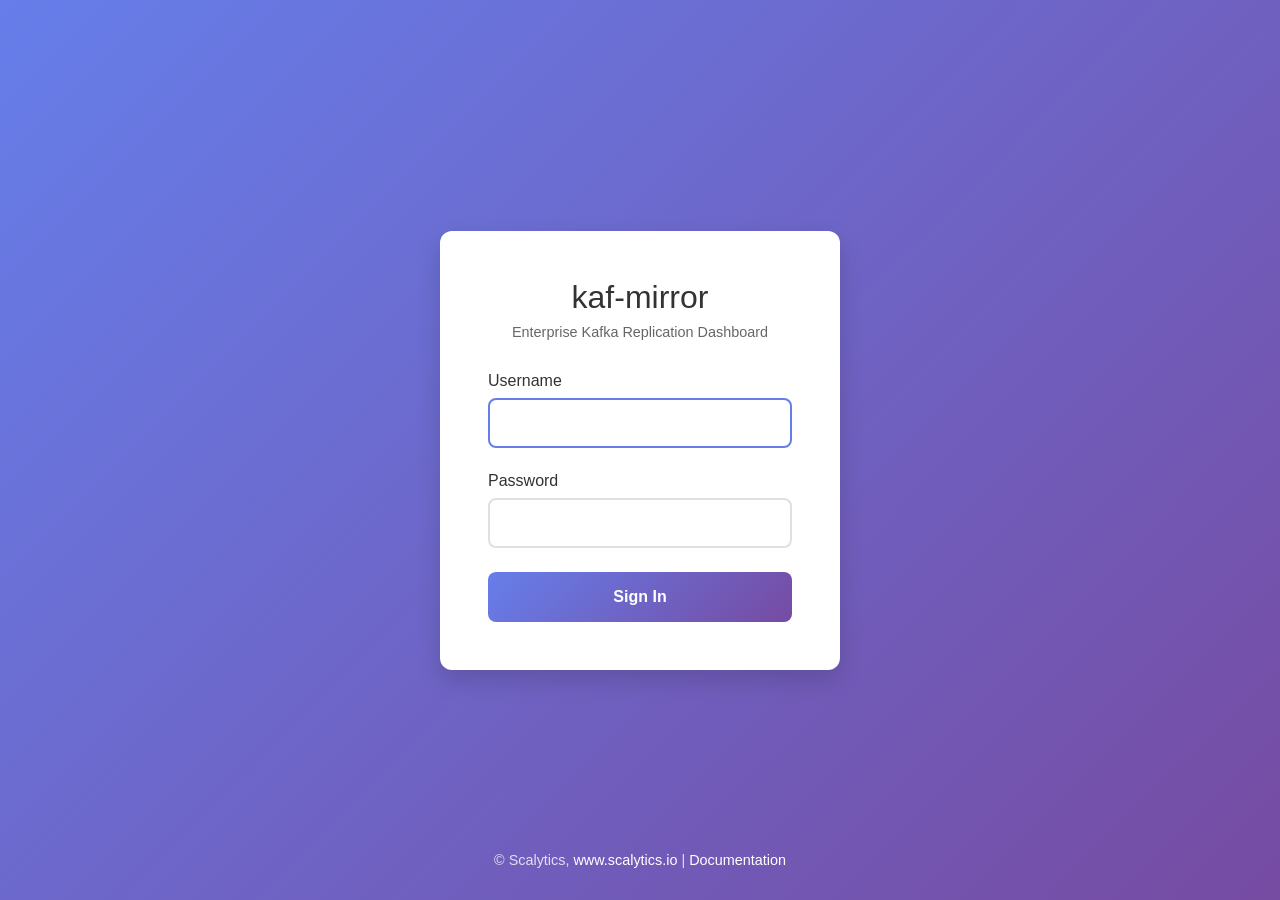
<file: web/login.html>
<!DOCTYPE html>
<html lang="en">
<head>
    <meta charset="UTF-8">
    <meta name="viewport" content="width=device-width, initial-scale=1.0">
    <title>kaf-mirror Login</title>
    <style>
        * { margin: 0; padding: 0; box-sizing: border-box; }
        body { 
            font-family: 'Segoe UI', Tahoma, Geneva, Verdana, sans-serif; 
            background: linear-gradient(135deg, #667eea 0%, #764ba2 100%);
            min-height: 100vh;
            display: flex;
            align-items: center;
            justify-content: center;
            position: relative;
        }
        
        .login-container {
            background: white;
            padding: 3rem;
            border-radius: 12px;
            box-shadow: 0 10px 25px rgba(0,0,0,0.15);
            width: 100%;
            max-width: 400px;
        }
        
        .login-header {
            text-align: center;
            margin-bottom: 2rem;
        }
        
        .login-header h1 {
            color: #333;
            margin-bottom: 0.5rem;
            font-size: 2rem;
            font-weight: 300;
        }
        
        .login-header p {
            color: #666;
            font-size: 0.9rem;
        }
        
        .form-group {
            margin-bottom: 1.5rem;
        }
        
        .form-group label {
            display: block;
            margin-bottom: 0.5rem;
            color: #333;
            font-weight: 500;
        }
        
        .form-group input {
            width: 100%;
            padding: 0.875rem;
            border: 2px solid #e0e0e0;
            border-radius: 8px;
            font-size: 1rem;
            transition: border-color 0.3s ease;
        }
        
        .form-group input:focus {
            outline: none;
            border-color: #667eea;
        }
        
        .login-button {
            width: 100%;
            background: linear-gradient(135deg, #667eea 0%, #764ba2 100%);
            color: white;
            border: none;
            padding: 1rem;
            border-radius: 8px;
            font-size: 1rem;
            font-weight: 600;
            cursor: pointer;
            transition: transform 0.2s ease, box-shadow 0.2s ease;
        }
        
        .login-button:hover {
            transform: translateY(-2px);
            box-shadow: 0 8px 15px rgba(102, 126, 234, 0.4);
        }
        
        .login-button:disabled {
            opacity: 0.6;
            cursor: not-allowed;
            transform: none;
        }
        
        .error-message {
            background: #f8d7da;
            border: 1px solid #f5c6cb;
            color: #721c24;
            padding: 0.75rem;
            border-radius: 8px;
            margin-bottom: 1rem;
            display: none;
        }
        
        .loading {
            display: inline-block;
            width: 20px;
            height: 20px;
            border: 3px solid rgba(255,255,255,0.3);
            border-radius: 50%;
            border-top-color: white;
            animation: spin 1s ease-in-out infinite;
        }
        
        @keyframes spin {
            to { transform: rotate(360deg); }
        }
        
        .footer {
            position: absolute;
            bottom: 2rem;
            left: 50%;
            transform: translateX(-50%);
            text-align: center;
            color: rgba(255,255,255,0.8);
            font-size: 0.9rem;
        }
        .footer a {
            color: white;
            text-decoration: none;
        }
    </style>
</head>
<body>
    <div class="login-container">
        <div class="login-header">
            <h1>kaf-mirror</h1>
            <p>Enterprise Kafka Replication Dashboard</p>
        </div>
        
        <div class="error-message" id="error-message"></div>
        
        <form id="login-form">
            <div class="form-group">
                <label for="username">Username</label>
                <input type="text" id="username" name="username" required autocomplete="username">
            </div>
            
            <div class="form-group">
                <label for="password">Password</label>
                <input type="password" id="password" name="password" required autocomplete="current-password">
            </div>
            
            <button type="submit" class="login-button" id="login-button">
                <span id="button-text">Sign In</span>
                <span id="button-loading" class="loading" style="display: none;"></span>
            </button>
        </form>
    </div>
    
    <div class="footer">
        <p>© Scalytics, <a href="https://www.scalytics.io" target="_blank">www.scalytics.io</a> | <a href="/docu/index.html" target="_blank">Documentation</a></p>
    </div>
    
    <script>
        // Clean up legacy storage to avoid redirect loops
        try {
            localStorage.removeItem('token');
            localStorage.removeItem('username');
            localStorage.removeItem('user_role');
            localStorage.removeItem('user_id');
        } catch (e) {}

        document.getElementById('login-form').addEventListener('submit', async function(e) {
            e.preventDefault();
            
            const username = document.getElementById('username').value;
            const password = document.getElementById('password').value;
            const errorDiv = document.getElementById('error-message');
            const button = document.getElementById('login-button');
            const buttonText = document.getElementById('button-text');
            const buttonLoading = document.getElementById('button-loading');
            
            // Clear previous errors
            errorDiv.style.display = 'none';
            
            // Show loading state
            button.disabled = true;
            buttonText.style.display = 'none';
            buttonLoading.style.display = 'inline-block';
            
            try {
                const response = await fetch('/auth/token', {
                    method: 'POST',
                    headers: {
                        'Content-Type': 'application/json',
                    },
                    body: JSON.stringify({ username, password })
                });
                
                const data = await response.json();
                
                if (response.ok) {
                    // Store token in sessionStorage (avoid long-lived browser persistence)
                    sessionStorage.setItem('token', data.token);
                    sessionStorage.setItem('username', username);
                    
                    // Get user profile to store role info
                    const profileResponse = await fetch('/auth/me', {
                        headers: {
                            'Authorization': `Bearer ${data.token}`
                        }
                    });
                    
                    if (profileResponse.ok) {
                        const profile = await profileResponse.json();
                        sessionStorage.setItem('user_role', profile.role);
                        sessionStorage.setItem('user_id', profile.id);
                    }
                    
                    // Redirect to original URL or dashboard
                    const returnUrl = sessionStorage.getItem('returnUrl') || '/';
                    sessionStorage.removeItem('returnUrl'); // Clean up
                    window.location.href = returnUrl;
                } else {
                    if (response.status === 429) {
                        errorDiv.textContent = data.error || 'Too many login attempts. Wait a minute and try again.';
                    } else {
                        errorDiv.textContent = data.error || 'Login failed. Please check your credentials.';
                    }
                    errorDiv.style.display = 'block';
                }
            } catch (error) {
                console.error('Login error:', error);
                errorDiv.textContent = 'Login failed. Please check your network connection and try again.';
                errorDiv.style.display = 'block';
            } finally {
                // Reset button state
                button.disabled = false;
                buttonText.style.display = 'inline';
                buttonLoading.style.display = 'none';
            }
        });
        
        // Auto-focus username field
        document.getElementById('username').focus();
        
        // Check if already logged in (session-based)
        if (sessionStorage.getItem('token')) {
            window.location.href = '/';
        }
    </script>
</body>
</html>
</file>
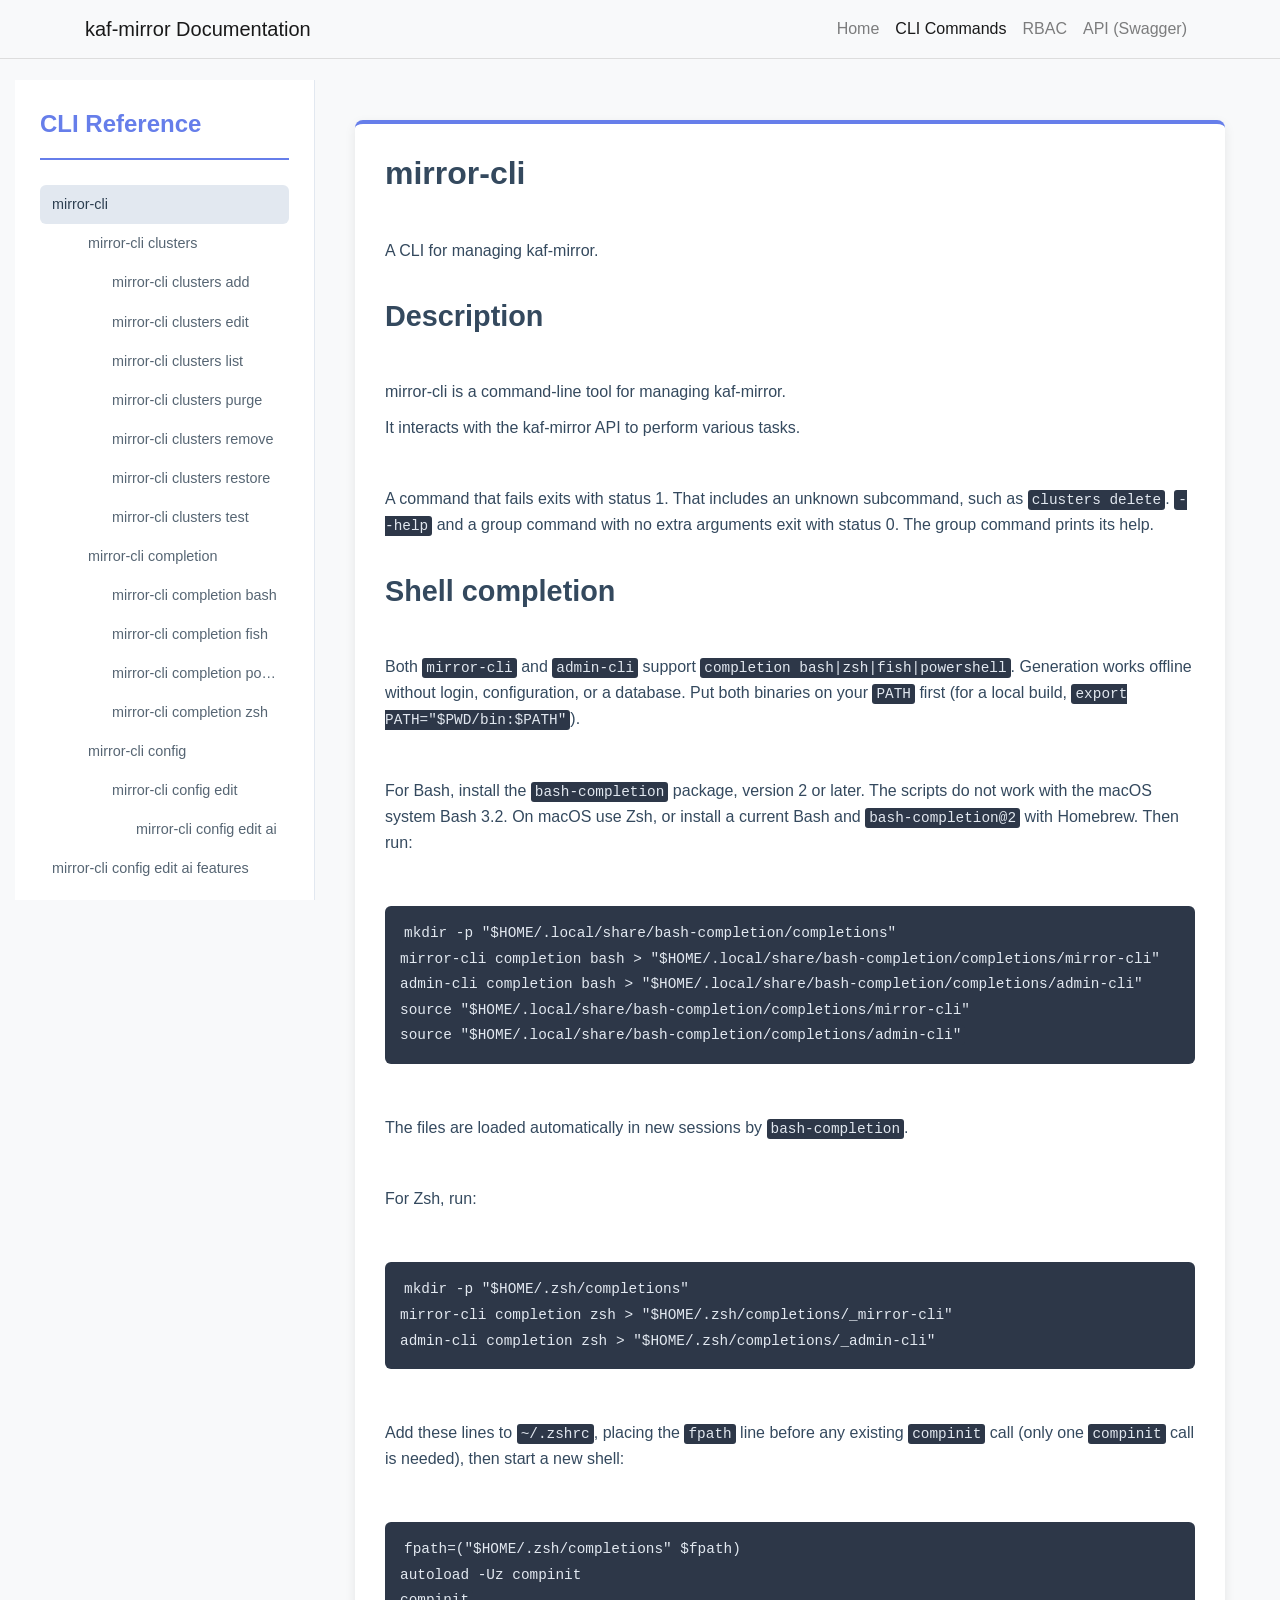
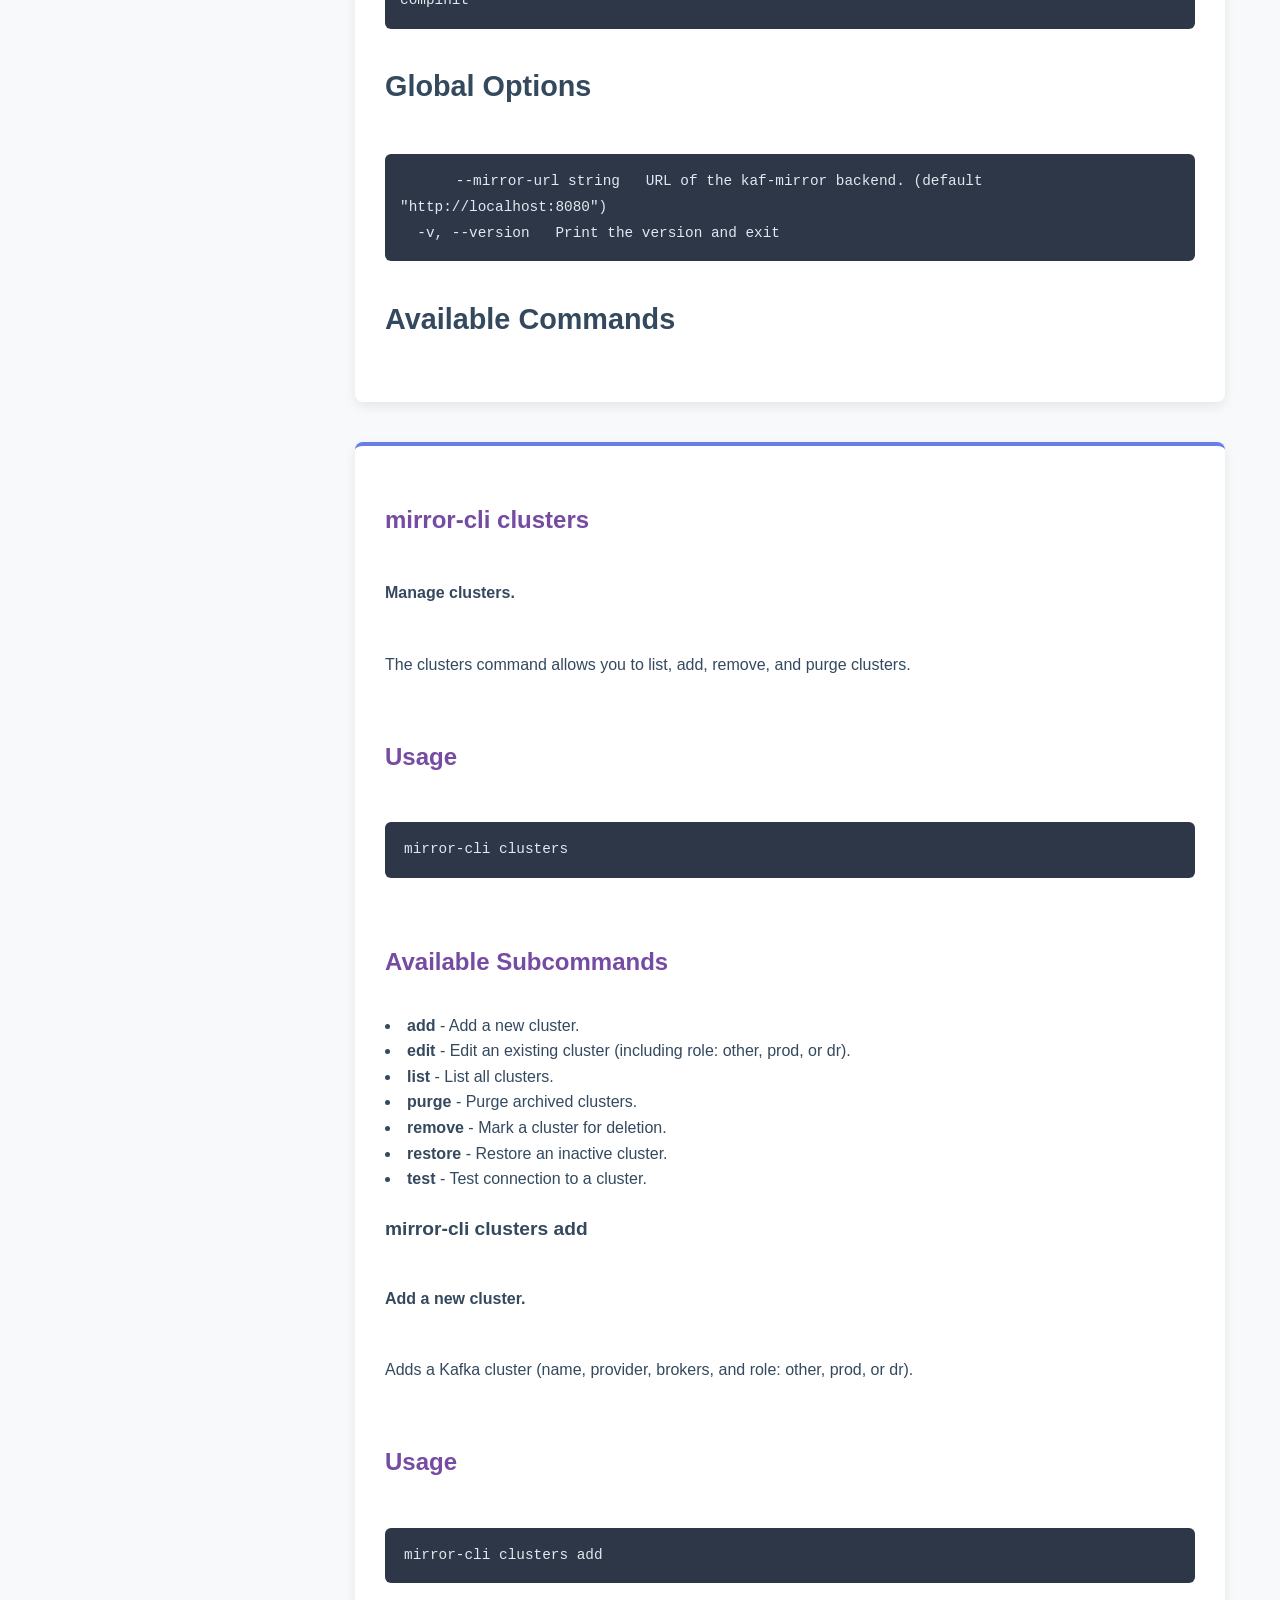
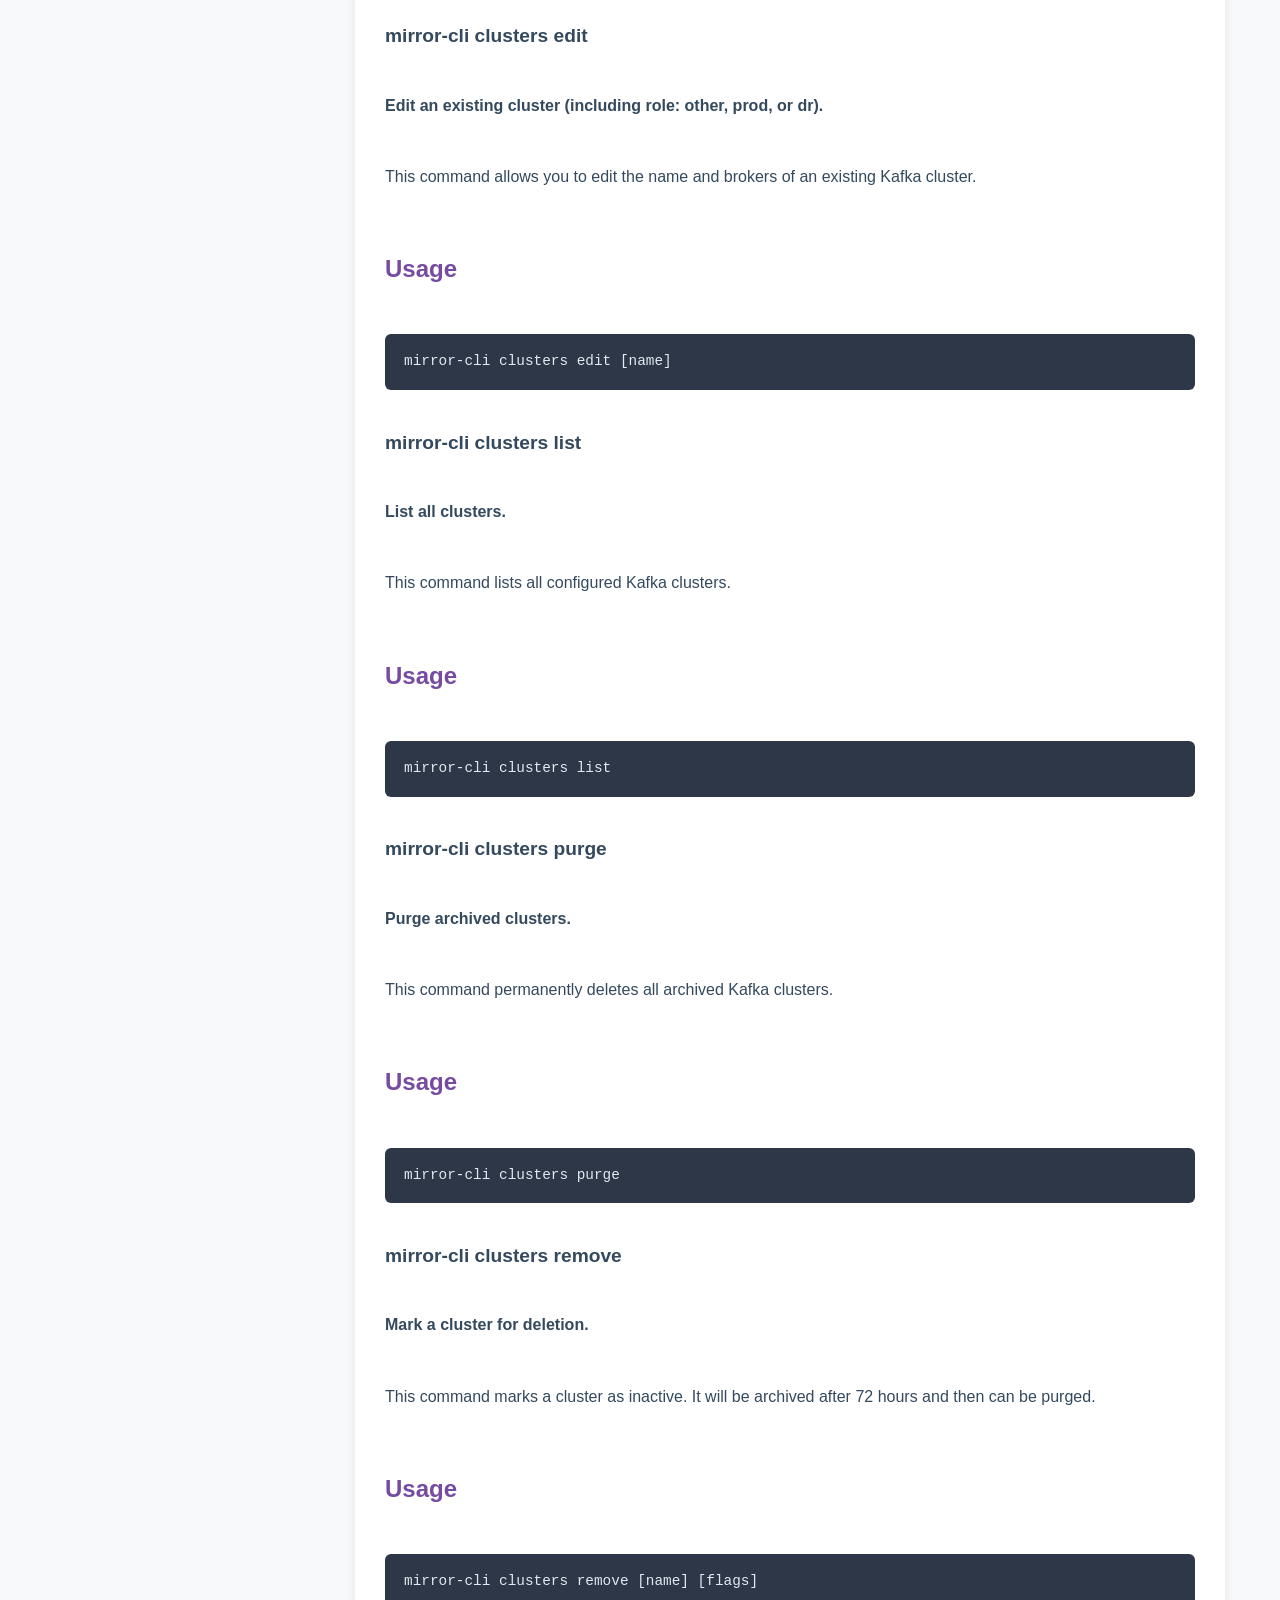
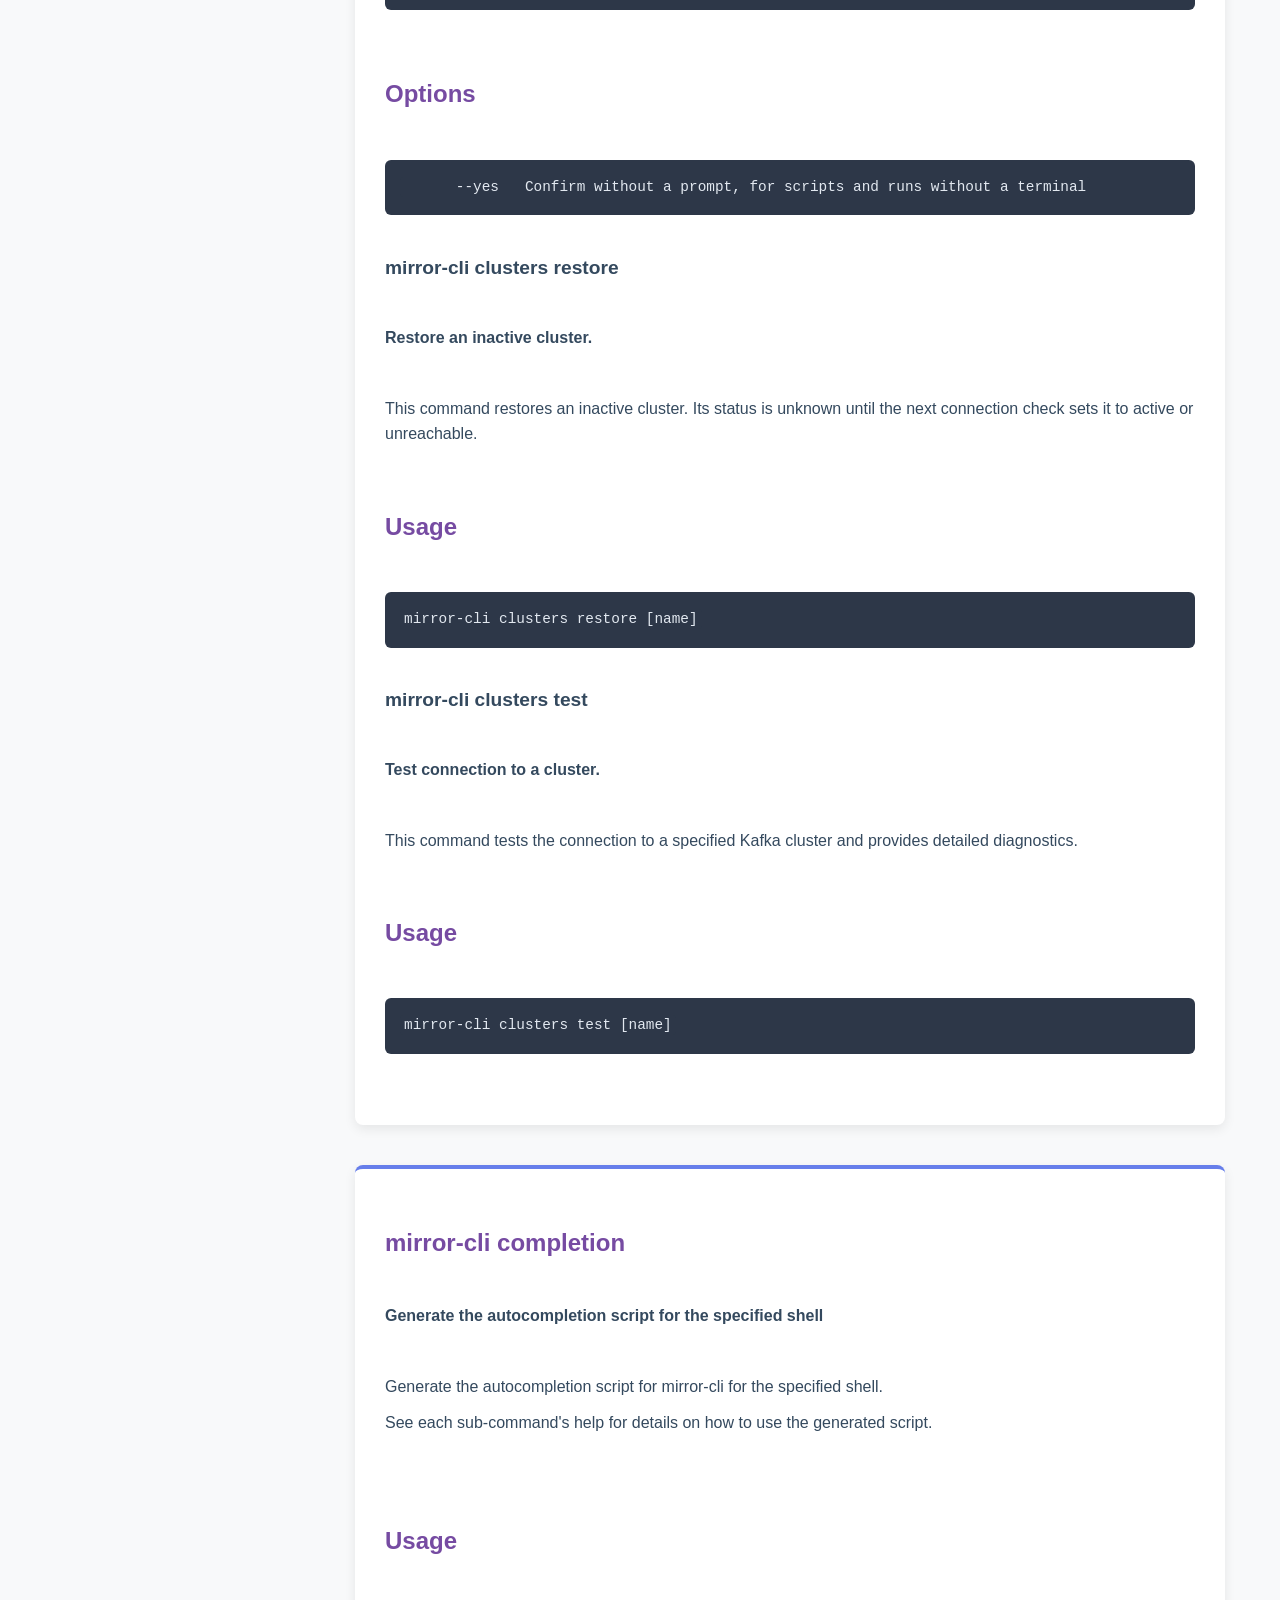
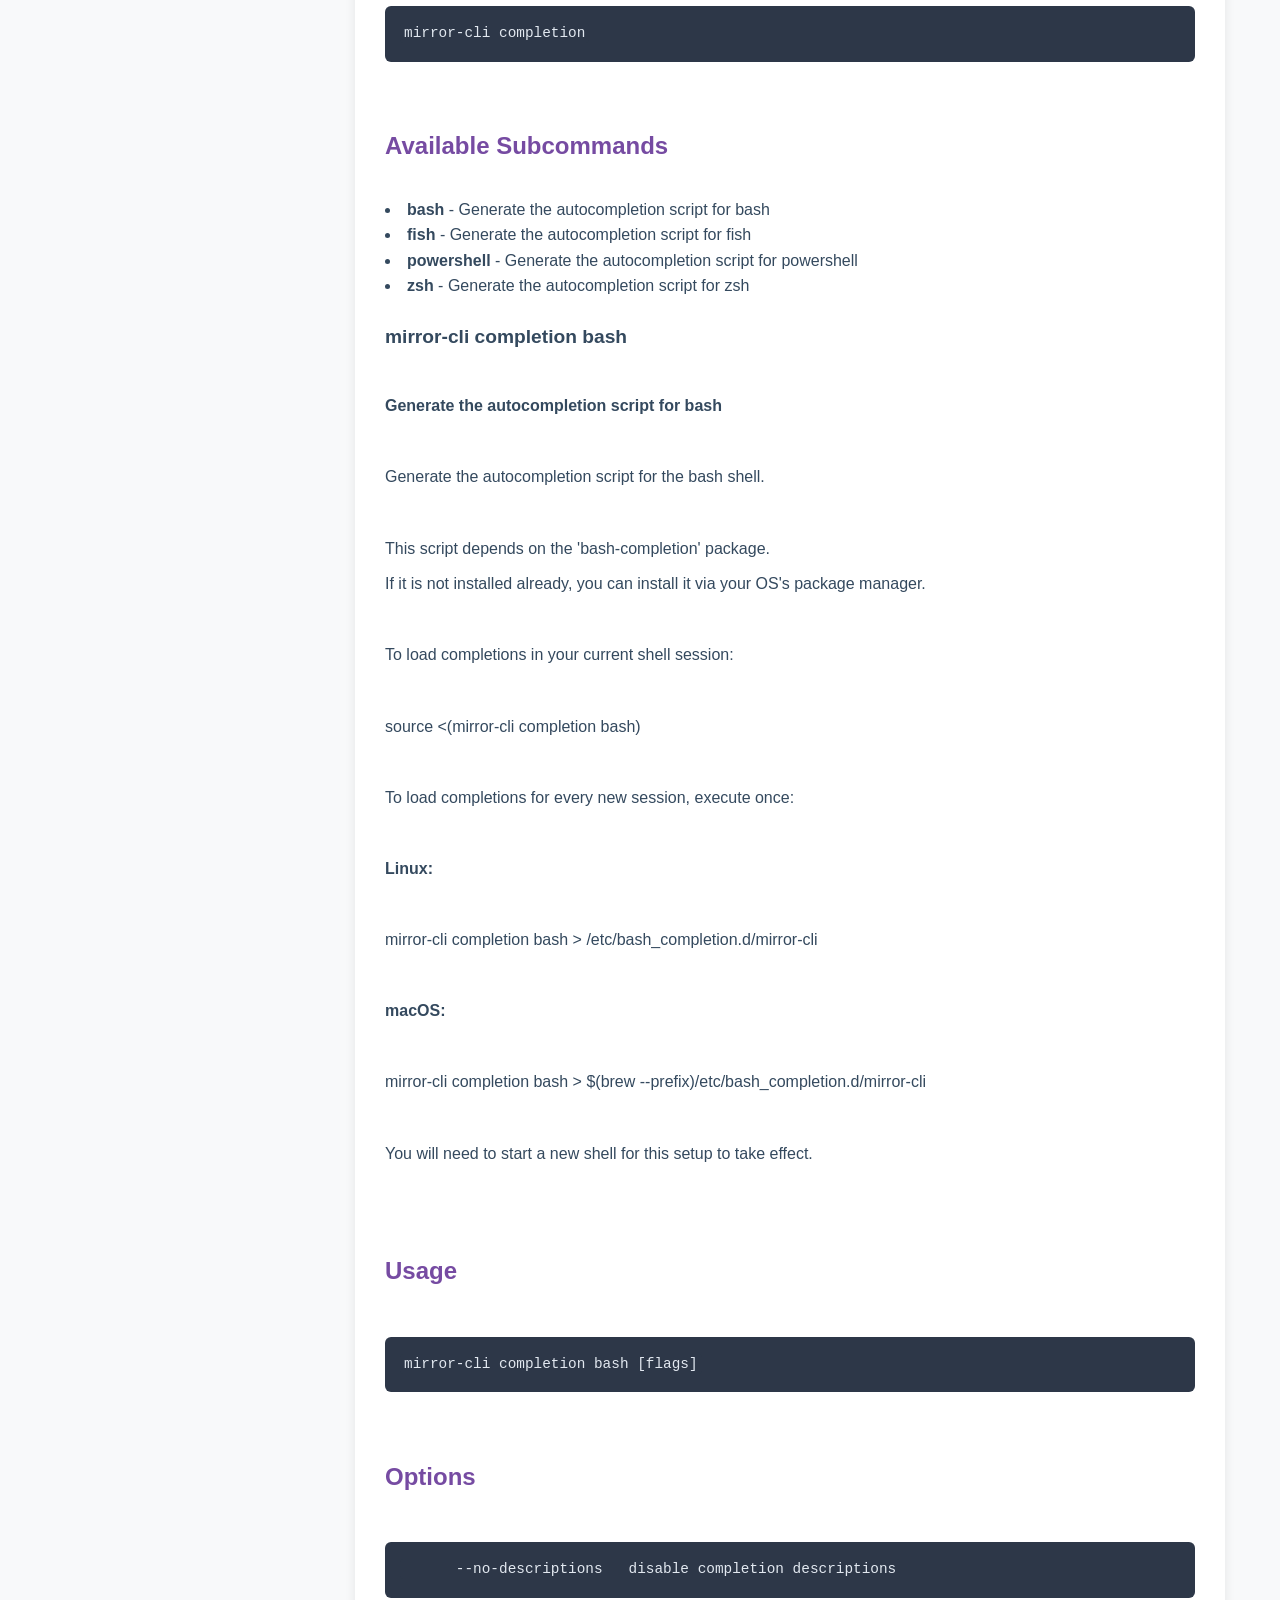
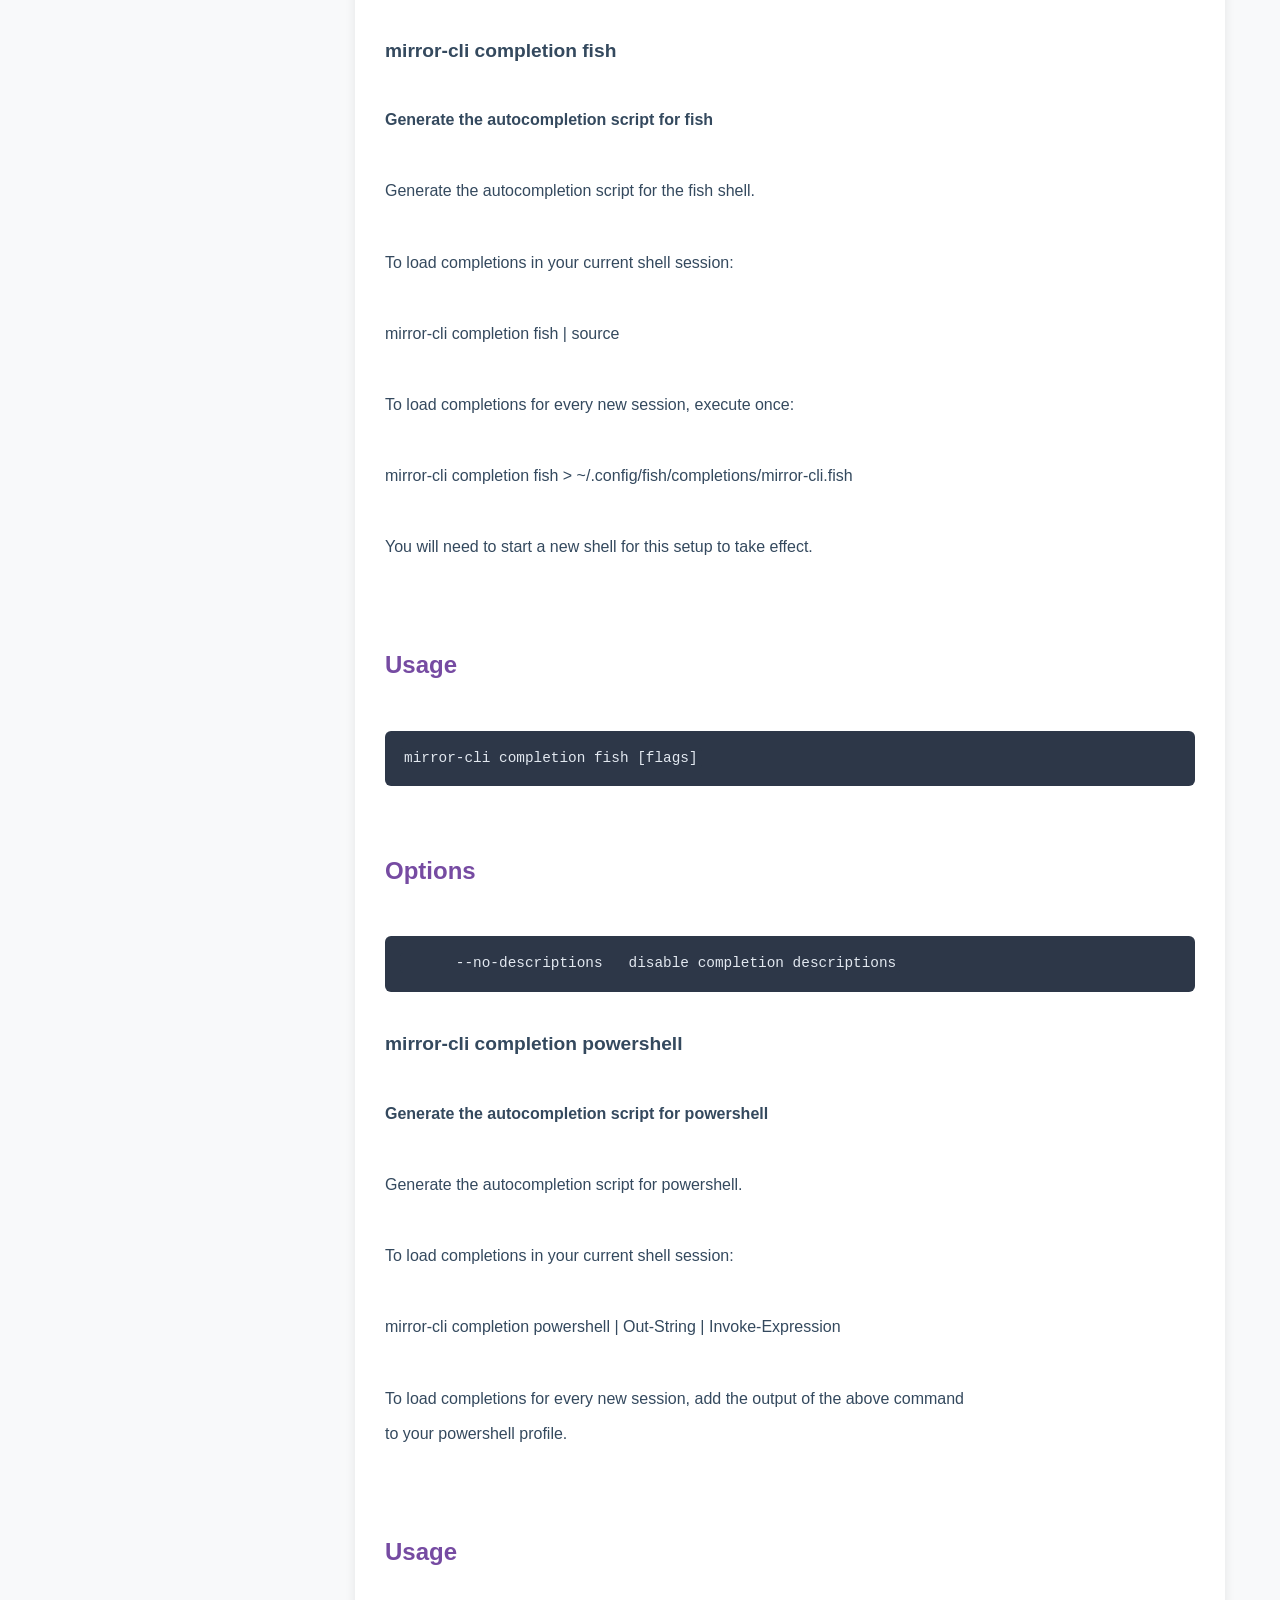
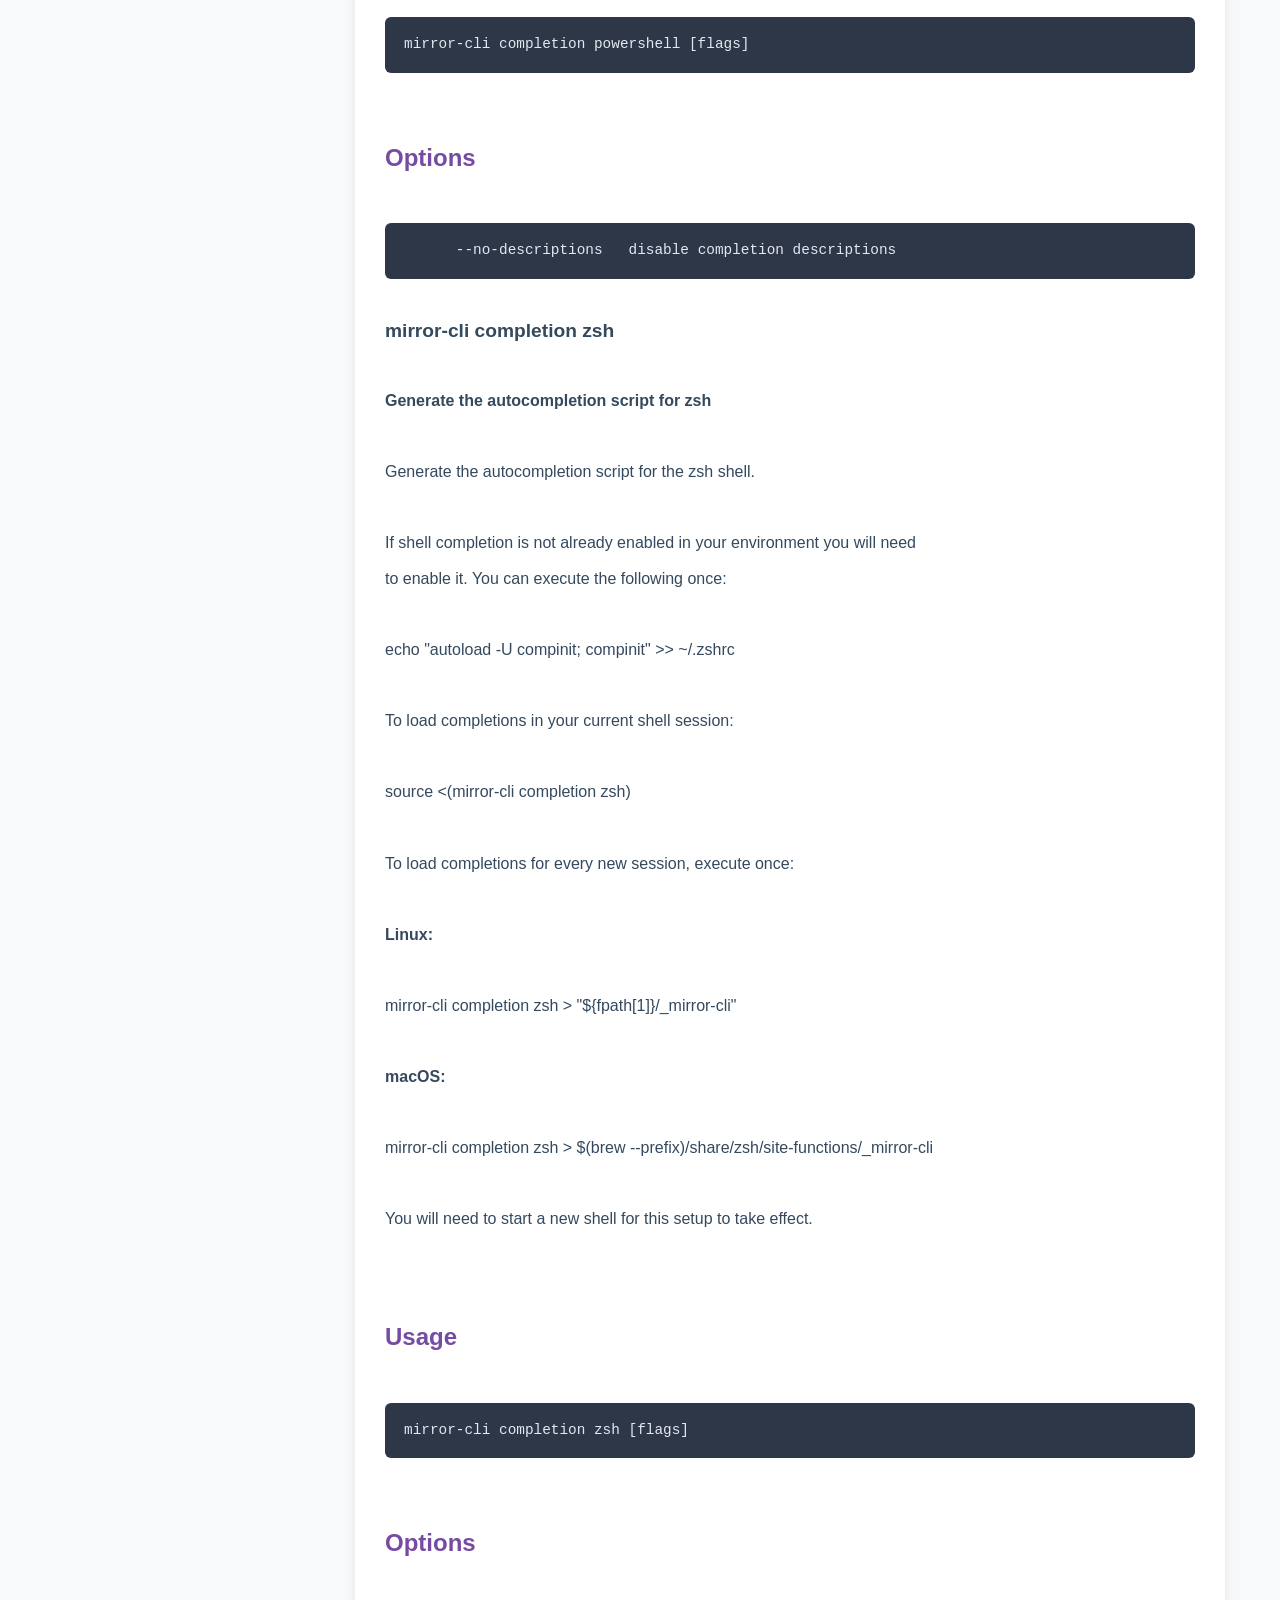
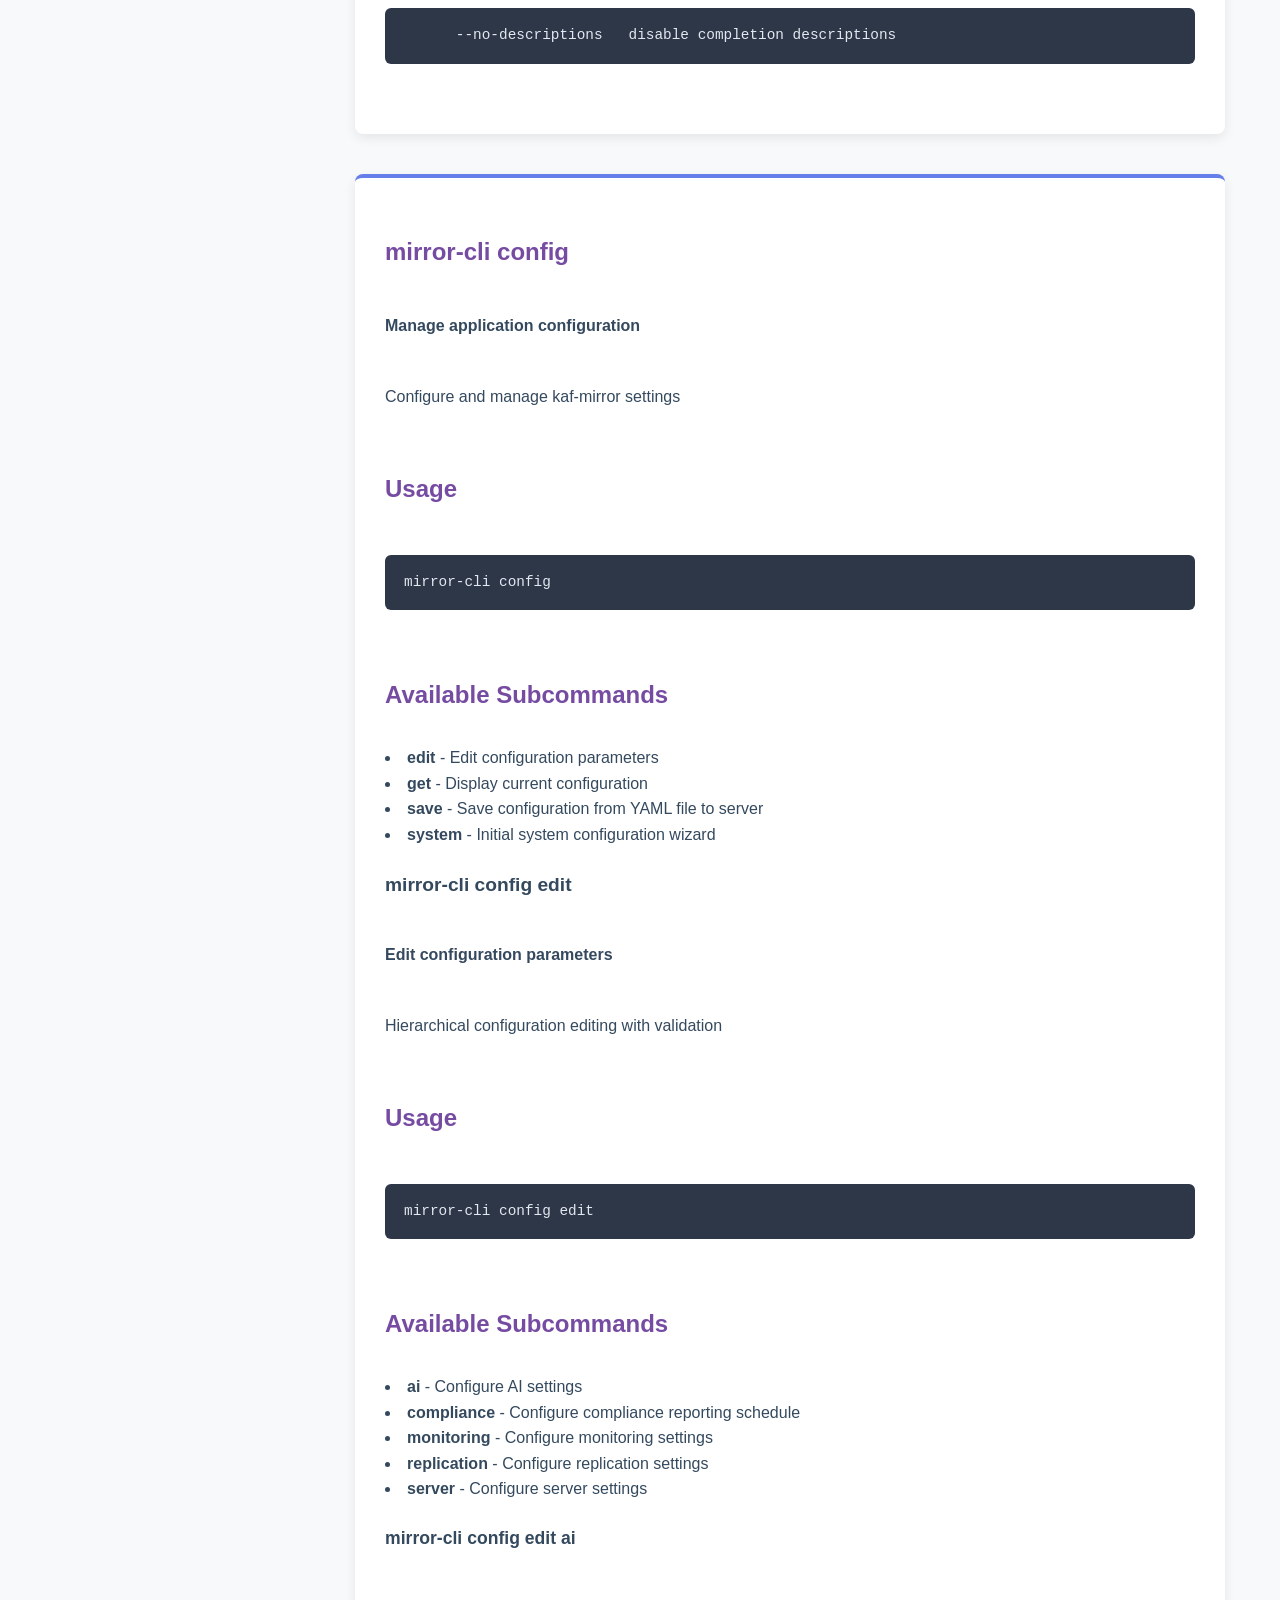
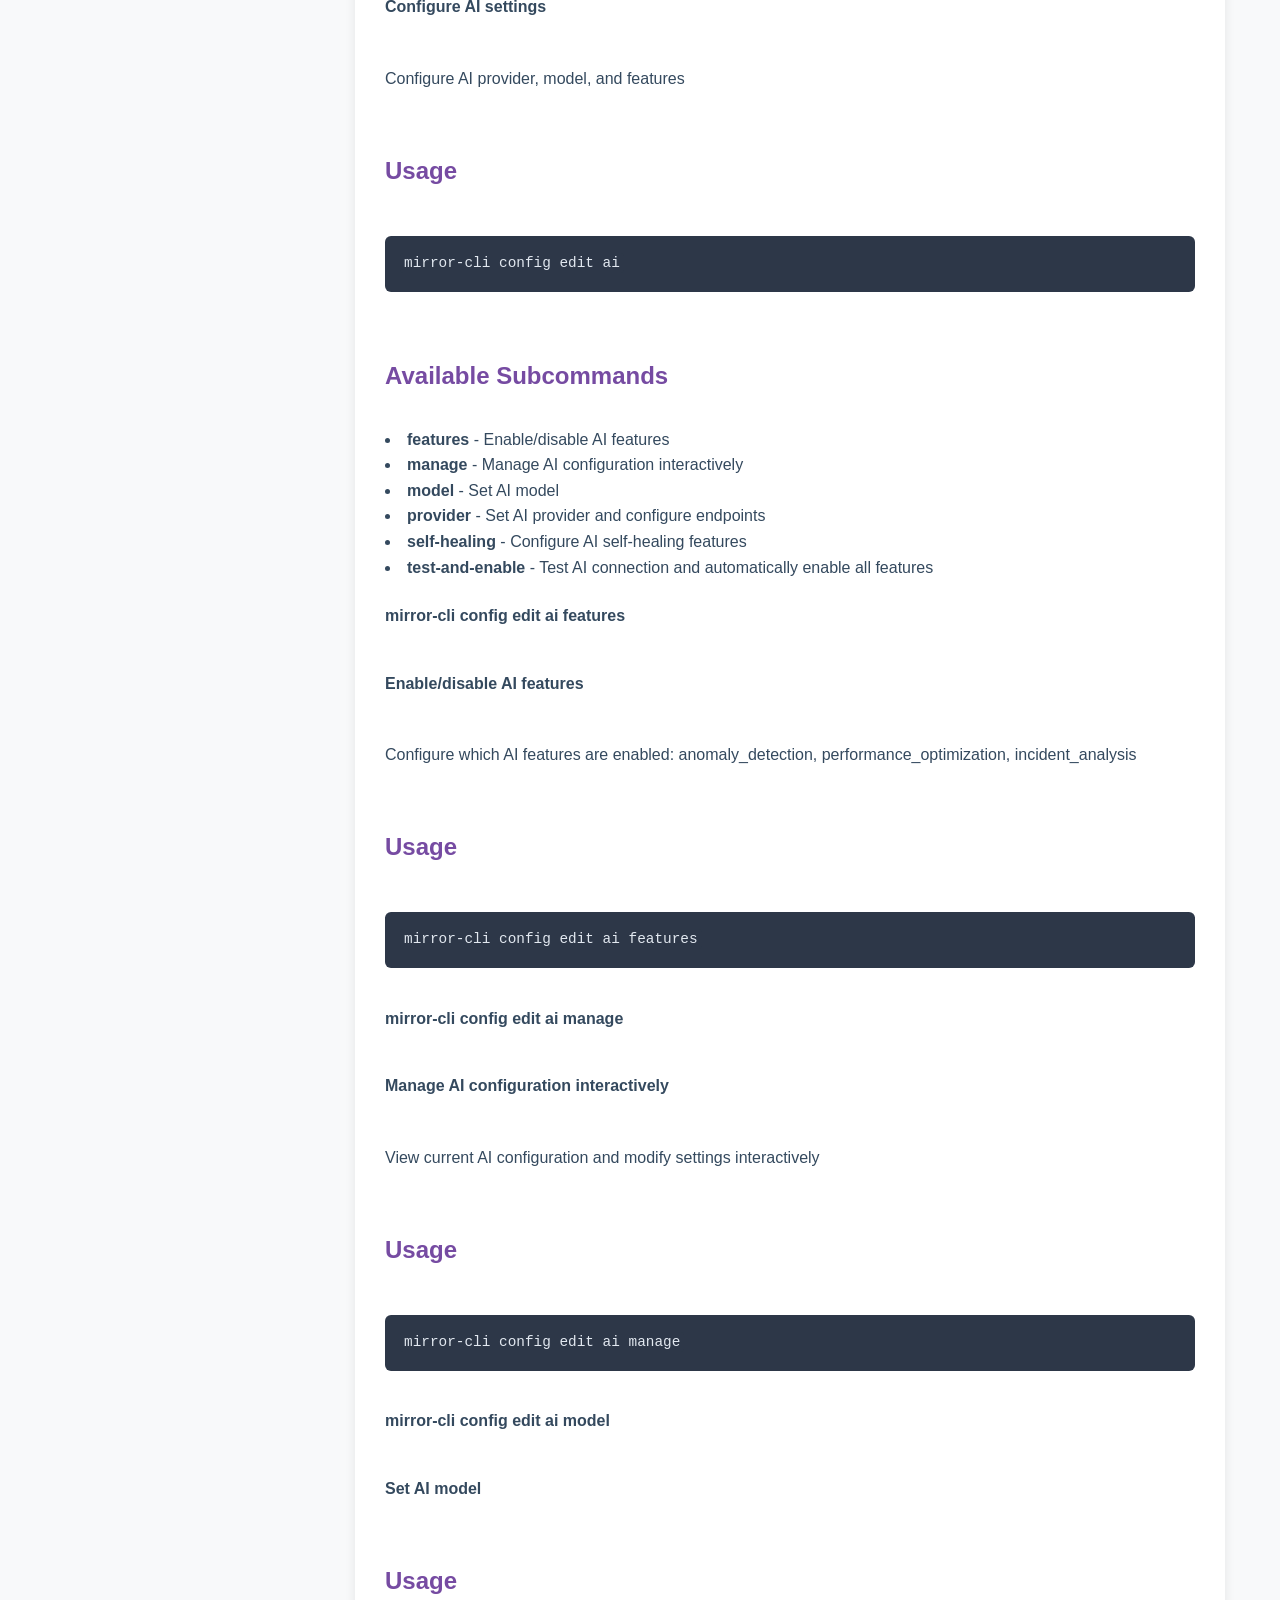
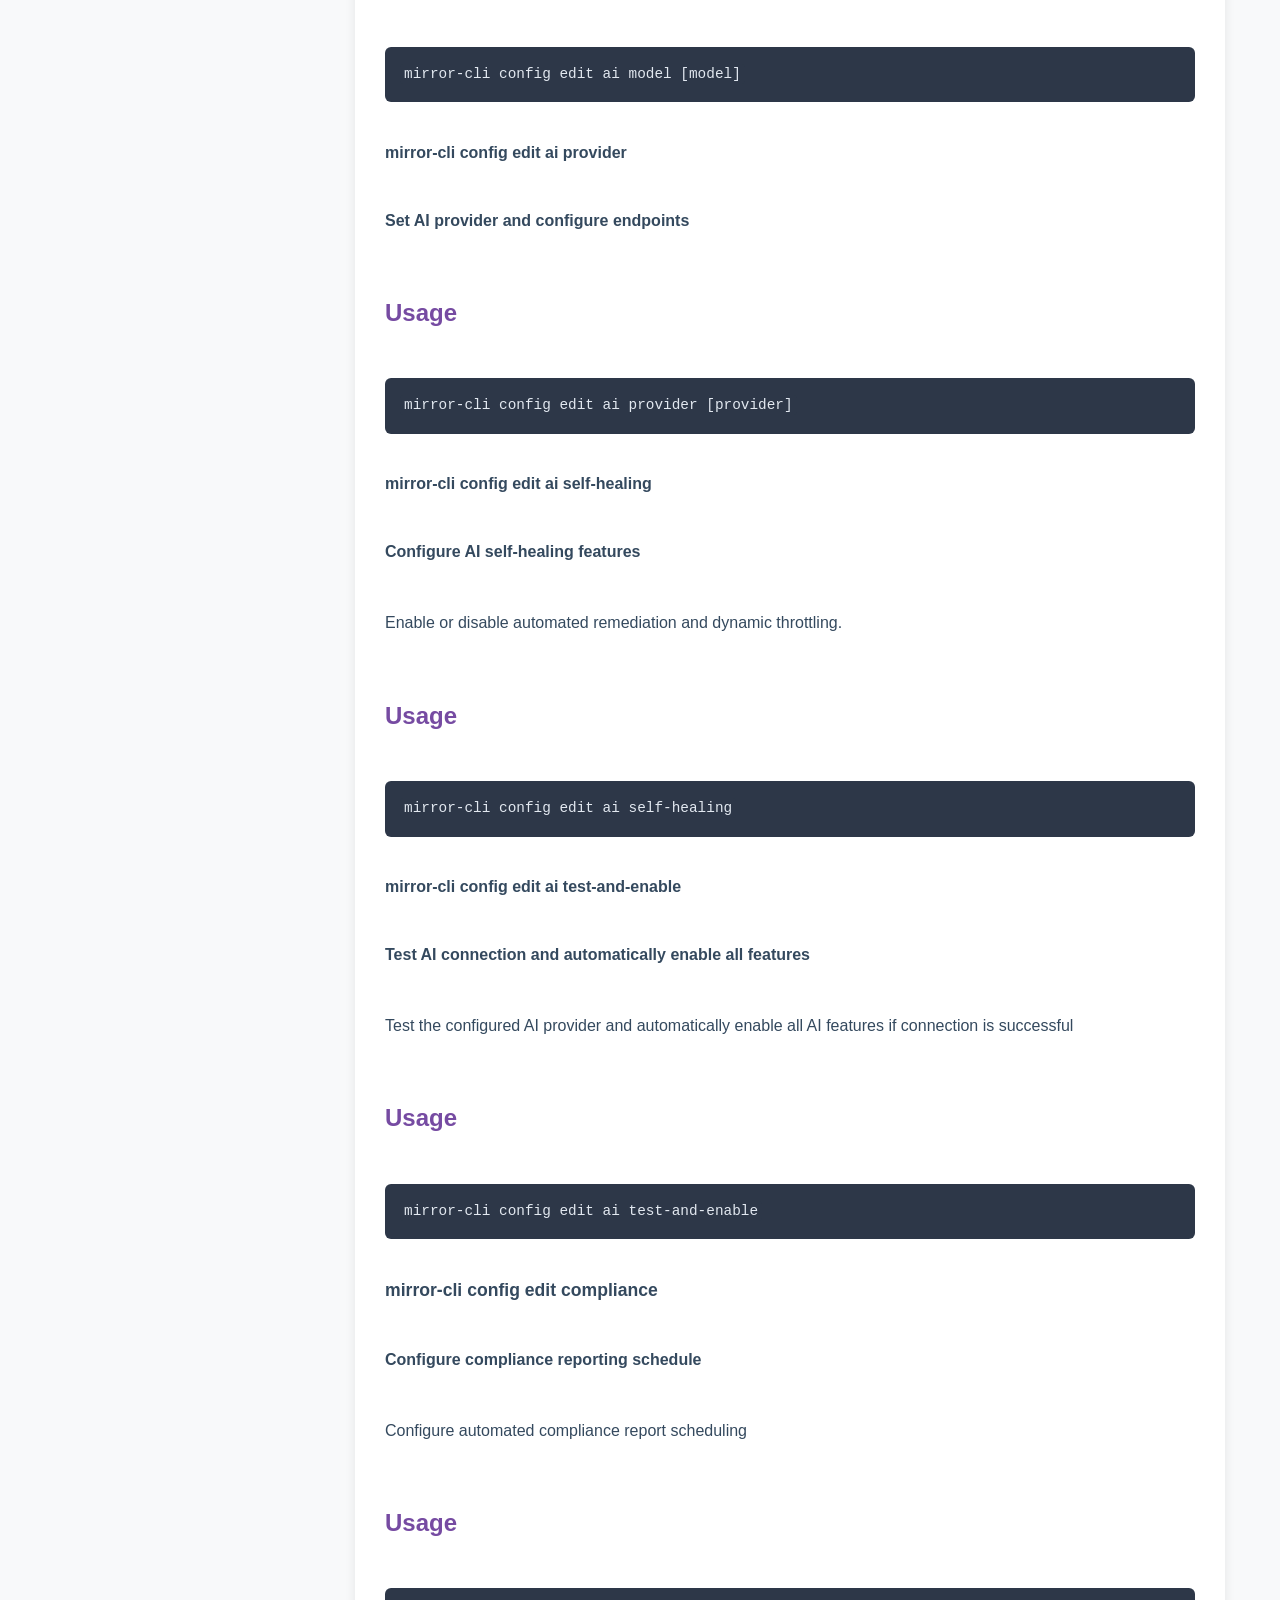
<file: web/docu/cli-commands.html>
<!DOCTYPE html>
<html lang="en">
<head>
    <meta charset="UTF-8">
    <meta name="viewport" content="width=device-width, initial-scale=1.0">
    <title>CLI Command Reference - kaf-mirror</title>
    <link rel="stylesheet" href="https://stackpath.bootstrapcdn.com/bootstrap/4.5.2/css/bootstrap.min.css">
    <style>
        :root {
            --primary-color: #667eea;
            --secondary-color: #764ba2;
            --background-color: #f8f9fa;
            --card-background: #ffffff;
            --text-color: #34495e;
            --header-text-color: #ffffff;
            --nav-link-color: #566573;
            --nav-link-hover-bg: #eef2f7;
            --nav-link-active-bg: #e2e8f0;
            --nav-link-active-color: #2c3e50;
            --code-bg: #2d3748;
            --code-color: #e2e8f0;
            --border-color: #e2e8f0;
        }
        * {
            box-sizing: border-box;
        }
        html {
            scroll-behavior: smooth;
        }
        body { 
            font-family: -apple-system, BlinkMacSystemFont, 'Segoe UI', Roboto, Oxygen, Ubuntu, Cantarell, sans-serif; 
            line-height: 1.6;
            margin: 0;
            padding-top: 5rem;
            color: var(--text-color);
            background-color: var(--background-color);
        }
        .container-fluid {
            display: flex;
        }
        .sidebar {
            width: 300px;
            background: var(--card-background);
            border-right: 1px solid var(--border-color);
            padding: 25px;
            position: fixed;
            height: calc(100vh - 5rem);
            overflow-y: auto;
        }
        .sidebar .logo {
            font-size: 1.5rem;
            font-weight: 600;
            color: var(--primary-color);
            margin: 0 0 25px 0;
            padding-bottom: 15px;
            border-bottom: 2px solid var(--primary-color);
        }
        .sidebar ul {
            list-style: none;
            padding: 0;
            margin: 0;
        }
        .sidebar a {
            display: block;
            padding: 8px 12px;
            color: var(--nav-link-color);
            text-decoration: none;
            border-radius: 6px;
            font-size: 0.9rem;
            transition: all 0.2s ease;
            white-space: nowrap;
            overflow: hidden;
            text-overflow: ellipsis;
        }
        .sidebar a:hover {
            background-color: var(--nav-link-hover-bg);
        }
        .sidebar a.active {
            background-color: var(--nav-link-active-bg);
            color: var(--nav-link-active-color);
            font-weight: 500;
        }
        .sidebar .level-1 { font-weight: 500; }
        .sidebar .level-2 { padding-left: 1.5rem; }
        .sidebar .level-3 { padding-left: 3rem; }
        .sidebar .level-4 { padding-left: 4.5rem; }
        .sidebar .level-5 { padding-left: 6rem; }

        .content {
            flex: 1;
            margin-left: 300px;
            padding: 40px;
            max-width: calc(100% - 300px);
        }
        .command-card {
            background: var(--card-background);
            border-radius: 8px;
            box-shadow: 0 4px 12px rgba(0,0,0,0.08);
            margin-bottom: 40px;
            padding: 30px;
            border-top: 4px solid var(--primary-color);
            scroll-margin-top: 20px;
        }
        .command-card h1, .command-card h2, .command-card h3, .command-card h4, .command-card h5, .command-card h6 {
            font-weight: 600;
            color: var(--text-color);
            margin: 0 0 10px 0;
        }
        .command-card h1 { font-size: 2rem; }
        .command-card h2 { font-size: 1.8rem; }
        .command-card h3 { font-size: 1.5rem; color: var(--secondary-color); margin-top: 30px; }
        .command-card h4 { font-size: 1.2rem; }
        .command-card h5 { font-size: 1.1rem; }
        .command-card h6 { font-size: 1rem; }
        .command-card p {
            margin: 10px 0;
            color: var(--text-color);
        }
        .command-card pre {
            background-color: var(--code-bg);
            color: var(--code-color);
            padding: 15px;
            border-radius: 6px;
            font-family: 'Courier New', Courier, monospace;
            font-size: 1em;
            margin: 15px 0;
            white-space: pre-wrap;
            word-break: break-all;
            overflow-x: auto;
        }
        .command-card code {
            background-color: var(--code-bg);
            color: var(--code-color);
            padding: 2px 4px;
            border-radius: 3px;
            font-family: 'Courier New', Courier, monospace;
            font-size: 0.9em;
        }
        .command-card .usage {
            background-color: var(--code-bg);
            color: var(--code-color);
            padding: 15px;
            border-radius: 6px;
            font-family: 'Courier New', Courier, monospace;
            font-size: 1em;
            margin: 15px 0;
            white-space: pre-wrap;
            word-break: break-all;
        }
        .command-card .flags-list {
            list-style: none;
            padding: 0;
            margin: 10px 0;
        }
        .command-card .flags-list li {
            background-color: var(--background-color);
            padding: 10px;
            border-radius: 4px;
            font-family: 'Courier New', Courier, monospace;
            font-size: 1em;
            margin-bottom: 8px;
            border-left: 3px solid var(--secondary-color);
        }
        .command-card .description {
            margin: 15px 0;
            padding: 15px;
            background: #fdfdff;
            border-left: 3px solid var(--primary-color);
            border-radius: 4px;
        }
        .navbar { border-bottom: 1px solid #ddd; }
        @media (max-width: 900px) {
            .sidebar {
                display: none;
            }
            .content {
                margin-left: 0;
                max-width: 100%;
                padding: 20px;
            }
        }
    </style>
</head>
<body>
    <nav class="navbar navbar-expand-md navbar-light bg-light fixed-top">
        <div class="container">
            <a class="navbar-brand" href="/docu/index.html">kaf-mirror Documentation</a>
            <button class="navbar-toggler" type="button" data-toggle="collapse" data-target="#navbarsExampleDefault" aria-controls="navbarsExampleDefault" aria-expanded="false" aria-label="Toggle navigation">
                <span class="navbar-toggler-icon"></span>
            </button>
            <div class="collapse navbar-collapse" id="navbarsExampleDefault">
                <ul class="navbar-nav ml-auto">
                    <li class="nav-item">
                        <a class="nav-link" href="/docu/index.html">Home</a>
                    </li>
                    <li class="nav-item active">
                        <a class="nav-link" href="/docu/cli-commands.html">CLI Commands<span class="sr-only">(current)</span></a>
                    </li>
                    <li class="nav-item">
                        <a class="nav-link" href="/docu/rbac.html">RBAC</a>
                    </li>
                    <li class="nav-item">
                        <a class="nav-link" href="/docu/swagger/">API (Swagger)</a>
                    </li>
                </ul>
            </div>
        </div>
    </nav>
    <div class="container-fluid">
        <nav class="sidebar">
            <div class="logo">CLI Reference</div>
            <ul id="nav-list"></ul>
        </nav>
        <main class="content">
<div class="command-card" id="mirror-cli"><h1 id="mirror-cli">mirror-cli</h1>
<br>
<p>A CLI for managing kaf-mirror.</p>
<br>
<h2 id="description">Description</h2>
<br>
<p>mirror-cli is a command-line tool for managing kaf-mirror.</p>
<p>It interacts with the kaf-mirror API to perform various tasks.</p>
<br>
<p>A command that fails exits with status 1. That includes an unknown subcommand, such as <code>clusters delete</code>. <code>--help</code> and a group command with no extra arguments exit with status 0. The group command prints its help.</p>
<br>
<h2 id="shell-completion">Shell completion</h2>
<br>
<p>Both <code>mirror-cli</code> and <code>admin-cli</code> support <code>completion bash|zsh|fish|powershell</code>. Generation works offline without login, configuration, or a database. Put both binaries on your <code>PATH</code> first (for a local build, <code>export PATH=&#34;$PWD/bin:$PATH&#34;</code>).</p>
<br>
<p>For Bash, install the <code>bash-completion</code> package, version 2 or later. The scripts do not work with the macOS system Bash 3.2. On macOS use Zsh, or install a current Bash and <code>bash-completion@2</code> with Homebrew. Then run:</p>
<br>
<pre><code>mkdir -p &#34;$HOME/.local/share/bash-completion/completions&#34;
mirror-cli completion bash &gt; &#34;$HOME/.local/share/bash-completion/completions/mirror-cli&#34;
admin-cli completion bash &gt; &#34;$HOME/.local/share/bash-completion/completions/admin-cli&#34;
source &#34;$HOME/.local/share/bash-completion/completions/mirror-cli&#34;
source &#34;$HOME/.local/share/bash-completion/completions/admin-cli&#34;
</code></pre>
<br>
<p>The files are loaded automatically in new sessions by <code>bash-completion</code>.</p>
<br>
<p>For Zsh, run:</p>
<br>
<pre><code>mkdir -p &#34;$HOME/.zsh/completions&#34;
mirror-cli completion zsh &gt; &#34;$HOME/.zsh/completions/_mirror-cli&#34;
admin-cli completion zsh &gt; &#34;$HOME/.zsh/completions/_admin-cli&#34;
</code></pre>
<br>
<p>Add these lines to <code>~/.zshrc</code>, placing the <code>fpath</code> line before any existing <code>compinit</code> call (only one <code>compinit</code> call is needed), then start a new shell:</p>
<br>
<pre><code>fpath=(&#34;$HOME/.zsh/completions&#34; $fpath)
autoload -Uz compinit
compinit
</code></pre>
<br>
<h2 id="global-options">Global Options</h2>
<br>
<pre><code>      --mirror-url string   URL of the kaf-mirror backend. (default &#34;http://localhost:8080&#34;)
  -v, --version   Print the version and exit
</code></pre>
<br>
<h2 id="available-commands">Available Commands</h2>
<br>
</div><div class="command-card" id="mirror-cli-clusters"><h3 id="mirror-cli-clusters">mirror-cli clusters</h3>
<br>
<p><strong>Manage clusters.</strong></p>
<br>
<p>The clusters command allows you to list, add, remove, and purge clusters.</p>
<br>
<h3 id="usage">Usage</h3>
<br>
<pre><code>mirror-cli clusters
</code></pre>
<br>
<h3 id="available-subcommands">Available Subcommands</h3>
<br>
<li><strong>add</strong> - Add a new cluster.</li>
<li><strong>edit</strong> - Edit an existing cluster (including role: other, prod, or dr).</li>
<li><strong>list</strong> - List all clusters.</li>
<li><strong>purge</strong> - Purge archived clusters.</li>
<li><strong>remove</strong> - Mark a cluster for deletion.</li>
<li><strong>restore</strong> - Restore an inactive cluster.</li>
<li><strong>test</strong> - Test connection to a cluster.</li>
<br>
<h4 id="mirror-cli-clusters-add">mirror-cli clusters add</h4>
<br>
<p><strong>Add a new cluster.</strong></p>
<br>
<p>Adds a Kafka cluster (name, provider, brokers, and role: other, prod, or dr).</p>
<br>
<h3 id="usage">Usage</h3>
<br>
<pre><code>mirror-cli clusters add
</code></pre>
<br>
<h4 id="mirror-cli-clusters-edit">mirror-cli clusters edit</h4>
<br>
<p><strong>Edit an existing cluster (including role: other, prod, or dr).</strong></p>
<br>
<p>This command allows you to edit the name and brokers of an existing Kafka cluster.</p>
<br>
<h3 id="usage">Usage</h3>
<br>
<pre><code>mirror-cli clusters edit [name]
</code></pre>
<br>
<h4 id="mirror-cli-clusters-list">mirror-cli clusters list</h4>
<br>
<p><strong>List all clusters.</strong></p>
<br>
<p>This command lists all configured Kafka clusters.</p>
<br>
<h3 id="usage">Usage</h3>
<br>
<pre><code>mirror-cli clusters list
</code></pre>
<br>
<h4 id="mirror-cli-clusters-purge">mirror-cli clusters purge</h4>
<br>
<p><strong>Purge archived clusters.</strong></p>
<br>
<p>This command permanently deletes all archived Kafka clusters.</p>
<br>
<h3 id="usage">Usage</h3>
<br>
<pre><code>mirror-cli clusters purge
</code></pre>
<br>
<h4 id="mirror-cli-clusters-remove">mirror-cli clusters remove</h4>
<br>
<p><strong>Mark a cluster for deletion.</strong></p>
<br>
<p>This command marks a cluster as inactive. It will be archived after 72 hours and then can be purged.</p>
<br>
<h3 id="usage">Usage</h3>
<br>
<pre><code>mirror-cli clusters remove [name] [flags]
</code></pre>
<br>
<h3 id="options">Options</h3>
<br>
<pre><code>      --yes   Confirm without a prompt, for scripts and runs without a terminal
</code></pre>
<br>
<h4 id="mirror-cli-clusters-restore">mirror-cli clusters restore</h4>
<br>
<p><strong>Restore an inactive cluster.</strong></p>
<br>
<p>This command restores an inactive cluster. Its status is unknown until the next connection check sets it to active or unreachable.</p>
<br>
<h3 id="usage">Usage</h3>
<br>
<pre><code>mirror-cli clusters restore [name]
</code></pre>
<br>
<h4 id="mirror-cli-clusters-test">mirror-cli clusters test</h4>
<br>
<p><strong>Test connection to a cluster.</strong></p>
<br>
<p>This command tests the connection to a specified Kafka cluster and provides detailed diagnostics.</p>
<br>
<h3 id="usage">Usage</h3>
<br>
<pre><code>mirror-cli clusters test [name]
</code></pre>
<br>
</div><div class="command-card" id="mirror-cli-completion"><h3 id="mirror-cli-completion">mirror-cli completion</h3>
<br>
<p><strong>Generate the autocompletion script for the specified shell</strong></p>
<br>
<p>Generate the autocompletion script for mirror-cli for the specified shell.</p>
<p>See each sub-command&#39;s help for details on how to use the generated script.</p>
<br>
<br>
<h3 id="usage">Usage</h3>
<br>
<pre><code>mirror-cli completion
</code></pre>
<br>
<h3 id="available-subcommands">Available Subcommands</h3>
<br>
<li><strong>bash</strong> - Generate the autocompletion script for bash</li>
<li><strong>fish</strong> - Generate the autocompletion script for fish</li>
<li><strong>powershell</strong> - Generate the autocompletion script for powershell</li>
<li><strong>zsh</strong> - Generate the autocompletion script for zsh</li>
<br>
<h4 id="mirror-cli-completion-bash">mirror-cli completion bash</h4>
<br>
<p><strong>Generate the autocompletion script for bash</strong></p>
<br>
<p>Generate the autocompletion script for the bash shell.</p>
<br>
<p>This script depends on the &#39;bash-completion&#39; package.</p>
<p>If it is not installed already, you can install it via your OS&#39;s package manager.</p>
<br>
<p>To load completions in your current shell session:</p>
<br>
<p>	source &lt;(mirror-cli completion bash)</p>
<br>
<p>To load completions for every new session, execute once:</p>
<br>
<p><strong>Linux:</strong></p>
<br>
<p>	mirror-cli completion bash &gt; /etc/bash_completion.d/mirror-cli</p>
<br>
<p><strong>macOS:</strong></p>
<br>
<p>	mirror-cli completion bash &gt; $(brew --prefix)/etc/bash_completion.d/mirror-cli</p>
<br>
<p>You will need to start a new shell for this setup to take effect.</p>
<br>
<br>
<h3 id="usage">Usage</h3>
<br>
<pre><code>mirror-cli completion bash [flags]
</code></pre>
<br>
<h3 id="options">Options</h3>
<br>
<pre><code>      --no-descriptions   disable completion descriptions
</code></pre>
<br>
<h4 id="mirror-cli-completion-fish">mirror-cli completion fish</h4>
<br>
<p><strong>Generate the autocompletion script for fish</strong></p>
<br>
<p>Generate the autocompletion script for the fish shell.</p>
<br>
<p>To load completions in your current shell session:</p>
<br>
<p>	mirror-cli completion fish | source</p>
<br>
<p>To load completions for every new session, execute once:</p>
<br>
<p>	mirror-cli completion fish &gt; ~/.config/fish/completions/mirror-cli.fish</p>
<br>
<p>You will need to start a new shell for this setup to take effect.</p>
<br>
<br>
<h3 id="usage">Usage</h3>
<br>
<pre><code>mirror-cli completion fish [flags]
</code></pre>
<br>
<h3 id="options">Options</h3>
<br>
<pre><code>      --no-descriptions   disable completion descriptions
</code></pre>
<br>
<h4 id="mirror-cli-completion-powershell">mirror-cli completion powershell</h4>
<br>
<p><strong>Generate the autocompletion script for powershell</strong></p>
<br>
<p>Generate the autocompletion script for powershell.</p>
<br>
<p>To load completions in your current shell session:</p>
<br>
<p>	mirror-cli completion powershell | Out-String | Invoke-Expression</p>
<br>
<p>To load completions for every new session, add the output of the above command</p>
<p>to your powershell profile.</p>
<br>
<br>
<h3 id="usage">Usage</h3>
<br>
<pre><code>mirror-cli completion powershell [flags]
</code></pre>
<br>
<h3 id="options">Options</h3>
<br>
<pre><code>      --no-descriptions   disable completion descriptions
</code></pre>
<br>
<h4 id="mirror-cli-completion-zsh">mirror-cli completion zsh</h4>
<br>
<p><strong>Generate the autocompletion script for zsh</strong></p>
<br>
<p>Generate the autocompletion script for the zsh shell.</p>
<br>
<p>If shell completion is not already enabled in your environment you will need</p>
<p>to enable it.  You can execute the following once:</p>
<br>
<p>	echo &#34;autoload -U compinit; compinit&#34; &gt;&gt; ~/.zshrc</p>
<br>
<p>To load completions in your current shell session:</p>
<br>
<p>	source &lt;(mirror-cli completion zsh)</p>
<br>
<p>To load completions for every new session, execute once:</p>
<br>
<p><strong>Linux:</strong></p>
<br>
<p>	mirror-cli completion zsh &gt; &#34;${fpath[1]}/_mirror-cli&#34;</p>
<br>
<p><strong>macOS:</strong></p>
<br>
<p>	mirror-cli completion zsh &gt; $(brew --prefix)/share/zsh/site-functions/_mirror-cli</p>
<br>
<p>You will need to start a new shell for this setup to take effect.</p>
<br>
<br>
<h3 id="usage">Usage</h3>
<br>
<pre><code>mirror-cli completion zsh [flags]
</code></pre>
<br>
<h3 id="options">Options</h3>
<br>
<pre><code>      --no-descriptions   disable completion descriptions
</code></pre>
<br>
</div><div class="command-card" id="mirror-cli-config"><h3 id="mirror-cli-config">mirror-cli config</h3>
<br>
<p><strong>Manage application configuration</strong></p>
<br>
<p>Configure and manage kaf-mirror settings</p>
<br>
<h3 id="usage">Usage</h3>
<br>
<pre><code>mirror-cli config
</code></pre>
<br>
<h3 id="available-subcommands">Available Subcommands</h3>
<br>
<li><strong>edit</strong> - Edit configuration parameters</li>
<li><strong>get</strong> - Display current configuration</li>
<li><strong>save</strong> - Save configuration from YAML file to server</li>
<li><strong>system</strong> - Initial system configuration wizard</li>
<br>
<h4 id="mirror-cli-config-edit">mirror-cli config edit</h4>
<br>
<p><strong>Edit configuration parameters</strong></p>
<br>
<p>Hierarchical configuration editing with validation</p>
<br>
<h3 id="usage">Usage</h3>
<br>
<pre><code>mirror-cli config edit
</code></pre>
<br>
<h3 id="available-subcommands">Available Subcommands</h3>
<br>
<li><strong>ai</strong> - Configure AI settings</li>
<li><strong>compliance</strong> - Configure compliance reporting schedule</li>
<li><strong>monitoring</strong> - Configure monitoring settings</li>
<li><strong>replication</strong> - Configure replication settings</li>
<li><strong>server</strong> - Configure server settings</li>
<br>
<h5 id="mirror-cli-config-edit-ai">mirror-cli config edit ai</h5>
<br>
<p><strong>Configure AI settings</strong></p>
<br>
<p>Configure AI provider, model, and features</p>
<br>
<h3 id="usage">Usage</h3>
<br>
<pre><code>mirror-cli config edit ai
</code></pre>
<br>
<h3 id="available-subcommands">Available Subcommands</h3>
<br>
<li><strong>features</strong> - Enable/disable AI features</li>
<li><strong>manage</strong> - Manage AI configuration interactively</li>
<li><strong>model</strong> - Set AI model</li>
<li><strong>provider</strong> - Set AI provider and configure endpoints</li>
<li><strong>self-healing</strong> - Configure AI self-healing features</li>
<li><strong>test-and-enable</strong> - Test AI connection and automatically enable all features</li>
<br>
<h6 id="mirror-cli-config-edit-ai-features">mirror-cli config edit ai features</h6>
<br>
<p><strong>Enable/disable AI features</strong></p>
<br>
<p>Configure which AI features are enabled: anomaly_detection, performance_optimization, incident_analysis</p>
<br>
<h3 id="usage">Usage</h3>
<br>
<pre><code>mirror-cli config edit ai features
</code></pre>
<br>
<h6 id="mirror-cli-config-edit-ai-manage">mirror-cli config edit ai manage</h6>
<br>
<p><strong>Manage AI configuration interactively</strong></p>
<br>
<p>View current AI configuration and modify settings interactively</p>
<br>
<h3 id="usage">Usage</h3>
<br>
<pre><code>mirror-cli config edit ai manage
</code></pre>
<br>
<h6 id="mirror-cli-config-edit-ai-model">mirror-cli config edit ai model</h6>
<br>
<p><strong>Set AI model</strong></p>
<br>
<h3 id="usage">Usage</h3>
<br>
<pre><code>mirror-cli config edit ai model [model]
</code></pre>
<br>
<h6 id="mirror-cli-config-edit-ai-provider">mirror-cli config edit ai provider</h6>
<br>
<p><strong>Set AI provider and configure endpoints</strong></p>
<br>
<h3 id="usage">Usage</h3>
<br>
<pre><code>mirror-cli config edit ai provider [provider]
</code></pre>
<br>
<h6 id="mirror-cli-config-edit-ai-self-healing">mirror-cli config edit ai self-healing</h6>
<br>
<p><strong>Configure AI self-healing features</strong></p>
<br>
<p>Enable or disable automated remediation and dynamic throttling.</p>
<br>
<h3 id="usage">Usage</h3>
<br>
<pre><code>mirror-cli config edit ai self-healing
</code></pre>
<br>
<h6 id="mirror-cli-config-edit-ai-test-and-enable">mirror-cli config edit ai test-and-enable</h6>
<br>
<p><strong>Test AI connection and automatically enable all features</strong></p>
<br>
<p>Test the configured AI provider and automatically enable all AI features if connection is successful</p>
<br>
<h3 id="usage">Usage</h3>
<br>
<pre><code>mirror-cli config edit ai test-and-enable
</code></pre>
<br>
<h5 id="mirror-cli-config-edit-compliance">mirror-cli config edit compliance</h5>
<br>
<p><strong>Configure compliance reporting schedule</strong></p>
<br>
<p>Configure automated compliance report scheduling</p>
<br>
<h3 id="usage">Usage</h3>
<br>
<pre><code>mirror-cli config edit compliance
</code></pre>
<br>
<h3 id="available-subcommands">Available Subcommands</h3>
<br>
<li><strong>daily</strong> - Enable or disable daily compliance reports</li>
<li><strong>enabled</strong> - Enable or disable compliance scheduling</li>
<li><strong>manage</strong> - Manage compliance scheduling interactively</li>
<li><strong>monthly</strong> - Enable or disable monthly compliance reports (1st of month)</li>
<li><strong>run-hour</strong> - Set report run hour (0-23 local time)</li>
<li><strong>weekly</strong> - Enable or disable weekly compliance reports (Monday)</li>
<br>
<h6 id="mirror-cli-config-edit-compliance-daily">mirror-cli config edit compliance daily</h6>
<br>
<p><strong>Enable or disable daily compliance reports</strong></p>
<br>
<h3 id="usage">Usage</h3>
<br>
<pre><code>mirror-cli config edit compliance daily [value]
</code></pre>
<br>
<h6 id="mirror-cli-config-edit-compliance-enabled">mirror-cli config edit compliance enabled</h6>
<br>
<p><strong>Enable or disable compliance scheduling</strong></p>
<br>
<h3 id="usage">Usage</h3>
<br>
<pre><code>mirror-cli config edit compliance enabled [value]
</code></pre>
<br>
<h6 id="mirror-cli-config-edit-compliance-manage">mirror-cli config edit compliance manage</h6>
<br>
<p><strong>Manage compliance scheduling interactively</strong></p>
<br>
<h3 id="usage">Usage</h3>
<br>
<pre><code>mirror-cli config edit compliance manage
</code></pre>
<br>
<h6 id="mirror-cli-config-edit-compliance-monthly">mirror-cli config edit compliance monthly</h6>
<br>
<p><strong>Enable or disable monthly compliance reports (1st of month)</strong></p>
<br>
<h3 id="usage">Usage</h3>
<br>
<pre><code>mirror-cli config edit compliance monthly [value]
</code></pre>
<br>
<h6 id="mirror-cli-config-edit-compliance-run-hour">mirror-cli config edit compliance run-hour</h6>
<br>
<p><strong>Set report run hour (0-23 local time)</strong></p>
<br>
<h3 id="usage">Usage</h3>
<br>
<pre><code>mirror-cli config edit compliance run-hour [hour]
</code></pre>
<br>
<h6 id="mirror-cli-config-edit-compliance-weekly">mirror-cli config edit compliance weekly</h6>
<br>
<p><strong>Enable or disable weekly compliance reports (Monday)</strong></p>
<br>
<h3 id="usage">Usage</h3>
<br>
<pre><code>mirror-cli config edit compliance weekly [value]
</code></pre>
<br>
<h5 id="mirror-cli-config-edit-monitoring">mirror-cli config edit monitoring</h5>
<br>
<p><strong>Configure monitoring settings</strong></p>
<br>
<p>Configure monitoring platform and endpoints</p>
<br>
<h3 id="usage">Usage</h3>
<br>
<pre><code>mirror-cli config edit monitoring
</code></pre>
<br>
<h3 id="available-subcommands">Available Subcommands</h3>
<br>
<li><strong>enabled</strong> - Enable or disable monitoring</li>
<li><strong>manage</strong> - Manage monitoring configuration interactively</li>
<li><strong>platform</strong> - Set monitoring platform</li>
<br>
<h6 id="mirror-cli-config-edit-monitoring-enabled">mirror-cli config edit monitoring enabled</h6>
<br>
<p><strong>Enable or disable monitoring</strong></p>
<br>
<h3 id="usage">Usage</h3>
<br>
<pre><code>mirror-cli config edit monitoring enabled [value]
</code></pre>
<br>
<h6 id="mirror-cli-config-edit-monitoring-manage">mirror-cli config edit monitoring manage</h6>
<br>
<p><strong>Manage monitoring configuration interactively</strong></p>
<br>
<p>View current monitoring configuration and modify settings interactively</p>
<br>
<h3 id="usage">Usage</h3>
<br>
<pre><code>mirror-cli config edit monitoring manage
</code></pre>
<br>
<h6 id="mirror-cli-config-edit-monitoring-platform">mirror-cli config edit monitoring platform</h6>
<br>
<p><strong>Set monitoring platform</strong></p>
<br>
<h3 id="usage">Usage</h3>
<br>
<pre><code>mirror-cli config edit monitoring platform [platform]
</code></pre>
<br>
<h5 id="mirror-cli-config-edit-replication">mirror-cli config edit replication</h5>
<br>
<p><strong>Configure replication settings</strong></p>
<br>
<p>Configure topic discovery interval. batch_size and compression are job settings, not config file keys.</p>
<br>
<h3 id="usage">Usage</h3>
<br>
<pre><code>mirror-cli config edit replication
</code></pre>
<br>
<h3 id="available-subcommands">Available Subcommands</h3>
<br>
<li><strong>batch-size</strong> - batch_size is a job setting, not a config file key</li>
<li><strong>compression</strong> - Set compression algorithm</li>
<li><strong>discovery-interval</strong> - Set topic discovery interval</li>
<br>
<h6 id="mirror-cli-config-edit-replication-batch-size">mirror-cli config edit replication batch-size</h6>
<br>
<p><strong>batch_size is a job setting, not a config file key</strong></p>
<br>
<p>kaf-mirror does not read replication.batch_size from the config file. Set the job batch_size, in KB, with mirror-cli jobs add or PUT /api/v1/jobs/{id}.</p>
<br>
<h3 id="usage">Usage</h3>
<br>
<pre><code>mirror-cli config edit replication batch-size [size]
</code></pre>
<br>
<h6 id="mirror-cli-config-edit-replication-compression">mirror-cli config edit replication compression</h6>
<br>
<p><strong>Set compression algorithm</strong></p>
<br>
<h3 id="usage">Usage</h3>
<br>
<pre><code>mirror-cli config edit replication compression [type]
</code></pre>
<br>
<h6 id="mirror-cli-config-edit-replication-discovery-interval">mirror-cli config edit replication discovery-interval</h6>
<br>
<p><strong>Set topic discovery interval</strong></p>
<br>
<h3 id="usage">Usage</h3>
<br>
<pre><code>mirror-cli config edit replication discovery-interval [duration]
</code></pre>
<br>
<h5 id="mirror-cli-config-edit-server">mirror-cli config edit server</h5>
<br>
<p><strong>Configure server settings</strong></p>
<br>
<p>Configure server host, port, mode, TLS, and CORS settings</p>
<br>
<h3 id="usage">Usage</h3>
<br>
<pre><code>mirror-cli config edit server
</code></pre>
<br>
<h3 id="available-subcommands">Available Subcommands</h3>
<br>
<li><strong>cors</strong> - Configure CORS allowed origins</li>
<li><strong>host</strong> - Set server host address</li>
<li><strong>manage</strong> - Manage server configuration interactively</li>
<li><strong>mode</strong> - Set server mode</li>
<li><strong>port</strong> - Set server port</li>
<li><strong>tls</strong> - Configure server TLS/HTTPS settings</li>
<br>
<h6 id="mirror-cli-config-edit-server-cors">mirror-cli config edit server cors</h6>
<br>
<p><strong>Configure CORS allowed origins</strong></p>
<br>
<h3 id="usage">Usage</h3>
<br>
<pre><code>mirror-cli config edit server cors [origins]
</code></pre>
<br>
<h6 id="mirror-cli-config-edit-server-host">mirror-cli config edit server host</h6>
<br>
<p><strong>Set server host address</strong></p>
<br>
<h3 id="usage">Usage</h3>
<br>
<pre><code>mirror-cli config edit server host [address]
</code></pre>
<br>
<h6 id="mirror-cli-config-edit-server-manage">mirror-cli config edit server manage</h6>
<br>
<p><strong>Manage server configuration interactively</strong></p>
<br>
<p>View current server configuration and modify settings interactively</p>
<br>
<h3 id="usage">Usage</h3>
<br>
<pre><code>mirror-cli config edit server manage
</code></pre>
<br>
<h6 id="mirror-cli-config-edit-server-mode">mirror-cli config edit server mode</h6>
<br>
<p><strong>Set server mode</strong></p>
<br>
<h3 id="usage">Usage</h3>
<br>
<pre><code>mirror-cli config edit server mode [mode]
</code></pre>
<br>
<h6 id="mirror-cli-config-edit-server-port">mirror-cli config edit server port</h6>
<br>
<p><strong>Set server port</strong></p>
<br>
<h3 id="usage">Usage</h3>
<br>
<pre><code>mirror-cli config edit server port [port]
</code></pre>
<br>
<h6 id="mirror-cli-config-edit-server-tls">mirror-cli config edit server tls</h6>
<br>
<p><strong>Configure server TLS/HTTPS settings</strong></p>
<br>
<h3 id="usage">Usage</h3>
<br>
<pre><code>mirror-cli config edit server tls [enabled]
</code></pre>
<br>
<h4 id="mirror-cli-config-get">mirror-cli config get</h4>
<br>
<p><strong>Display current configuration</strong></p>
<br>
<p>Show the current configuration from the server</p>
<br>
<h3 id="usage">Usage</h3>
<br>
<pre><code>mirror-cli config get
</code></pre>
<br>
<h4 id="mirror-cli-config-save">mirror-cli config save</h4>
<br>
<p><strong>Save configuration from YAML file to server</strong></p>
<br>
<p>Load and apply configuration from a YAML file, replacing server configuration</p>
<br>
<h3 id="usage">Usage</h3>
<br>
<pre><code>mirror-cli config save [file]
</code></pre>
<br>
<h4 id="mirror-cli-config-system">mirror-cli config system</h4>
<br>
<p><strong>Initial system configuration wizard</strong></p>
<br>
<p>Run the initial configuration wizard to set up kaf-mirror</p>
<br>
<h3 id="usage">Usage</h3>
<br>
<pre><code>mirror-cli config system
</code></pre>
<br>
</div><div class="command-card" id="mirror-cli-dashboard"><h3 id="mirror-cli-dashboard">mirror-cli dashboard</h3>
<br>
<p><strong>Show a live monitoring dashboard.</strong></p>
<br>
<h3 id="usage">Usage</h3>
<br>
<pre><code>mirror-cli dashboard
</code></pre>
<br>
</div><div class="command-card" id="mirror-cli-docs"><h3 id="mirror-cli-docs">mirror-cli docs</h3>
<br>
<p><strong>Generate CLI documentation</strong></p>
<br>
<p>Generate CLI documentation in various formats using Cobra&#39;s built-in documentation generation</p>
<br>
<h3 id="usage">Usage</h3>
<br>
<pre><code>mirror-cli docs
</code></pre>
<br>
<h3 id="available-subcommands">Available Subcommands</h3>
<br>
<li><strong>generate</strong> - Generate single comprehensive Markdown documentation file</li>
<br>
<h4 id="mirror-cli-docs-generate">mirror-cli docs generate</h4>
<br>
<p><strong>Generate single comprehensive Markdown documentation file</strong></p>
<br>
<p>Generate a single comprehensive Markdown file with all CLI commands and subcommands</p>
<br>
<h3 id="usage">Usage</h3>
<br>
<pre><code>mirror-cli docs generate [flags]
</code></pre>
<br>
<h3 id="options">Options</h3>
<br>
<pre><code>      --file string   Output file for documentation (default &#34;docs/cli-commands.md&#34;)
</code></pre>
<br>
</div><div class="command-card" id="mirror-cli-jobs"><h3 id="mirror-cli-jobs">mirror-cli jobs</h3>
<br>
<p><strong>Manage replication jobs</strong></p>
<br>
<p>Create, start, stop, and manage Kafka replication jobs</p>
<br>
<h3 id="usage">Usage</h3>
<br>
<pre><code>mirror-cli jobs
</code></pre>
<br>
<h3 id="available-subcommands">Available Subcommands</h3>
<br>
<li><strong>add</strong> - Create a new replication job</li>
<li><strong>analyze</strong> - Trigger historical AI analysis for a job</li>
<li><strong>delete</strong> - Delete a replication job</li>
<li><strong>force-restart</strong> - Forcefully restart a replication job</li>
<li><strong>healthcheck</strong> - Perform health checks on clusters associated with a job</li>
<li><strong>list</strong> - List all replication jobs</li>
<li><strong>pause</strong> - Pause a replication job</li>
<li><strong>restart</strong> - Restart a replication job</li>
<li><strong>start</strong> - Start a replication job</li>
<li><strong>status</strong> - Show detailed job status and metrics</li>
<li><strong>stop</strong> - Stop a replication job</li>
<br>
<h4 id="mirror-cli-jobs-add">mirror-cli jobs add</h4>
<br>
<p><strong>Create a new replication job</strong></p>
<br>
<p>Create a new replication job with interactive configuration</p>
<br>
<h3 id="usage">Usage</h3>
<br>
<pre><code>mirror-cli jobs add
</code></pre>
<br>
<h4 id="mirror-cli-jobs-analyze">mirror-cli jobs analyze</h4>
<br>
<p><strong>Trigger historical AI analysis for a job</strong></p>
<br>
<p>Trigger a long-term historical AI analysis for a replication job</p>
<br>
<h3 id="usage">Usage</h3>
<br>
<pre><code>mirror-cli jobs analyze [job-id] [flags]
</code></pre>
<br>
<h3 id="options">Options</h3>
<br>
<pre><code>      --period string   Analysis period (e.g., 7d, 30d) (default &#34;7d&#34;)
</code></pre>
<br>
<h4 id="mirror-cli-jobs-delete">mirror-cli jobs delete</h4>
<br>
<p><strong>Delete a replication job</strong></p>
<br>
<p>Permanently delete a replication job (admin only)</p>
<br>
<h3 id="usage">Usage</h3>
<br>
<pre><code>mirror-cli jobs delete [job-id] [flags]
</code></pre>
<br>
<h3 id="options">Options</h3>
<br>
<pre><code>      --yes   Confirm without a prompt, for scripts and runs without a terminal
</code></pre>
<br>
<h4 id="mirror-cli-jobs-force-restart">mirror-cli jobs force-restart</h4>
<br>
<p><strong>Forcefully restart a replication job</strong></p>
<br>
<p>Forcefully restarts a job, performing pre-flight checks to ensure a clean start.</p>
<br>
<h3 id="usage">Usage</h3>
<br>
<pre><code>mirror-cli jobs force-restart [job-id]
</code></pre>
<br>
<h4 id="mirror-cli-jobs-healthcheck">mirror-cli jobs healthcheck</h4>
<br>
<p><strong>Perform health checks on clusters associated with a job</strong></p>
<br>
<p>Performs health checks on the source and target clusters for a specific job or all jobs.</p>
<br>
<h3 id="usage">Usage</h3>
<br>
<pre><code>mirror-cli jobs healthcheck [job-id]
</code></pre>
<br>
<h4 id="mirror-cli-jobs-list">mirror-cli jobs list</h4>
<br>
<p><strong>List all replication jobs</strong></p>
<br>
<p>Display all configured replication jobs with their status</p>
<br>
<h3 id="usage">Usage</h3>
<br>
<pre><code>mirror-cli jobs list
</code></pre>
<br>
<h4 id="mirror-cli-jobs-pause">mirror-cli jobs pause</h4>
<br>
<p><strong>Pause a replication job</strong></p>
<br>
<p>Pause a running replication job (can be resumed later)</p>
<br>
<h3 id="usage">Usage</h3>
<br>
<pre><code>mirror-cli jobs pause [job-id]
</code></pre>
<br>
<h4 id="mirror-cli-jobs-restart">mirror-cli jobs restart</h4>
<br>
<p><strong>Restart a replication job</strong></p>
<br>
<p>Restart a replication job (stop and start it)</p>
<br>
<h3 id="usage">Usage</h3>
<br>
<pre><code>mirror-cli jobs restart [job-id]
</code></pre>
<br>
<h4 id="mirror-cli-jobs-start">mirror-cli jobs start</h4>
<br>
<p><strong>Start a replication job</strong></p>
<br>
<p>Start a paused or stopped replication job</p>
<br>
<h3 id="usage">Usage</h3>
<br>
<pre><code>mirror-cli jobs start [job-id]
</code></pre>
<br>
<h4 id="mirror-cli-jobs-status">mirror-cli jobs status</h4>
<br>
<p><strong>Show detailed job status and metrics</strong></p>
<br>
<p>Display detailed status and performance metrics for a replication job</p>
<br>
<h3 id="usage">Usage</h3>
<br>
<pre><code>mirror-cli jobs status
</code></pre>
<br>
<h3 id="available-subcommands">Available Subcommands</h3>
<br>
<li><strong>full</strong> - Show full mirror state for a job</li>
<li><strong>metrics</strong> - Show detailed job status and metrics</li>
<br>
<h5 id="mirror-cli-jobs-status-full">mirror-cli jobs status full</h5>
<br>
<p><strong>Show full mirror state for a job</strong></p>
<br>
<p>Display the full mirror state for a replication job, including progress, gaps, and resume points.</p>
<br>
<h3 id="usage">Usage</h3>
<br>
<pre><code>mirror-cli jobs status full [job-id]
</code></pre>
<br>
<h5 id="mirror-cli-jobs-status-metrics">mirror-cli jobs status metrics</h5>
<br>
<p><strong>Show detailed job status and metrics</strong></p>
<br>
<p>Display detailed status and performance metrics for a replication job</p>
<br>
<h3 id="usage">Usage</h3>
<br>
<pre><code>mirror-cli jobs status metrics [job-id]
</code></pre>
<br>
<h4 id="mirror-cli-jobs-stop">mirror-cli jobs stop</h4>
<br>
<p><strong>Stop a replication job</strong></p>
<br>
<p>Stop a running replication job</p>
<br>
<h3 id="usage">Usage</h3>
<br>
<pre><code>mirror-cli jobs stop [job-id]
</code></pre>
<br>
</div><div class="command-card" id="mirror-cli-login"><h3 id="mirror-cli-login">mirror-cli login</h3>
<br>
<p><strong>Login to the kaf-mirror backend</strong></p>
<br>
<h3 id="usage">Usage</h3>
<br>
<pre><code>mirror-cli login [username]
</code></pre>
<br>
</div><div class="command-card" id="mirror-cli-logout"><h3 id="mirror-cli-logout">mirror-cli logout</h3>
<br>
<p><strong>Logout from the kaf-mirror backend.</strong></p>
<br>
<h3 id="usage">Usage</h3>
<br>
<pre><code>mirror-cli logout
</code></pre>
<br>
</div><div class="command-card" id="mirror-cli-protection"><h3 id="mirror-cli-protection">mirror-cli protection</h3>
<br>
<p><strong>Replication halt (experimental, admin)</strong></p>
<br>
<p>Kill-switch for kaf-mirror. Off until an admin runs <code>mirror-cli protection enable</code> (must be logged in). See <a href="https://github.com/scalytics/kaf-mirror/blob/main/docs/protection.md">docs/protection.md</a>.</p>
<br>
<h3 id="usage">Usage</h3>
<br>
<pre><code>mirror-cli protection
</code></pre>
<br>
<h3 id="available-subcommands">Available Subcommands</h3>
<br>
<li><strong>disable</strong> - Turn the kill-switch off (admin)</li>
<li><strong>enable</strong> - Turn the kill-switch on (admin)</li>
<li><strong>halt</strong> - Pause every running job (admin)</li>
<li><strong>resume</strong> - Clear a CLI/API halt. Does not restart jobs.</li>
<li><strong>status</strong> - Show whether halt is enabled or active</li>
<br>
<h4 id="mirror-cli-protection-disable">mirror-cli protection disable</h4>
<br>
<p><strong>Turn the kill-switch off (admin)</strong></p>
<br>
<h3 id="usage">Usage</h3>
<br>
<pre><code>mirror-cli protection disable
</code></pre>
<br>
<h4 id="mirror-cli-protection-enable">mirror-cli protection enable</h4>
<br>
<p><strong>Turn the kill-switch on (admin)</strong></p>
<br>
<h3 id="usage">Usage</h3>
<br>
<pre><code>mirror-cli protection enable
</code></pre>
<br>
<h4 id="mirror-cli-protection-halt">mirror-cli protection halt</h4>
<br>
<p><strong>Pause every running job (admin)</strong></p>
<br>
<h3 id="usage">Usage</h3>
<br>
<pre><code>mirror-cli protection halt [reason]
</code></pre>
<br>
<h4 id="mirror-cli-protection-resume">mirror-cli protection resume</h4>
<br>
<p><strong>Clear a CLI/API halt. Does not restart jobs.</strong></p>
<br>
<h3 id="usage">Usage</h3>
<br>
<pre><code>mirror-cli protection resume
</code></pre>
<br>
<h4 id="mirror-cli-protection-status">mirror-cli protection status</h4>
<br>
<p><strong>Show whether halt is enabled or active</strong></p>
<br>
<h3 id="usage">Usage</h3>
<br>
<pre><code>mirror-cli protection status
</code></pre>
<br>
</div><div class="command-card" id="mirror-cli-tls"><h3 id="mirror-cli-tls">mirror-cli tls</h3>
<br>
<p><strong>Manage TLS certificates and secure communication</strong></p>
<br>
<p>Generate certificates and configure secure TLS communication between CLI and server</p>
<br>
<h3 id="usage">Usage</h3>
<br>
<pre><code>mirror-cli tls
</code></pre>
<br>
<h3 id="available-subcommands">Available Subcommands</h3>
<br>
<li><strong>configure-client</strong> - Configure CLI client for TLS communication</li>
<li><strong>generate-certs</strong> - Generate TLS certificates for server and client</li>
<li><strong>import-cert</strong> - Import custom TLS certificate and key</li>
<li><strong>verify</strong> - Verify TLS connection to server</li>
<br>
<h4 id="mirror-cli-tls-configure-client">mirror-cli tls configure-client</h4>
<br>
<p><strong>Configure CLI client for TLS communication</strong></p>
<br>
<p>Configure the CLI to use client certificates for secure communication</p>
<br>
<h3 id="usage">Usage</h3>
<br>
<pre><code>mirror-cli tls configure-client
</code></pre>
<br>
<h4 id="mirror-cli-tls-generate-certs">mirror-cli tls generate-certs</h4>
<br>
<p><strong>Generate TLS certificates for server and client</strong></p>
<br>
<p>Generate self-signed TLS certificates for secure CLI-to-server communication</p>
<br>
<h3 id="usage">Usage</h3>
<br>
<pre><code>mirror-cli tls generate-certs
</code></pre>
<br>
<h4 id="mirror-cli-tls-import-cert">mirror-cli tls import-cert</h4>
<br>
<p><strong>Import custom TLS certificate and key</strong></p>
<br>
<p>Import your own TLS certificate and private key for the server</p>
<br>
<h3 id="usage">Usage</h3>
<br>
<pre><code>mirror-cli tls import-cert
</code></pre>
<br>
<h4 id="mirror-cli-tls-verify">mirror-cli tls verify</h4>
<br>
<p><strong>Verify TLS connection to server</strong></p>
<br>
<p>Test the TLS connection and certificate validation</p>
<br>
<h3 id="usage">Usage</h3>
<br>
<pre><code>mirror-cli tls verify
</code></pre>
<br>
</div><div class="command-card" id="mirror-cli-users"><h3 id="mirror-cli-users">mirror-cli users</h3>
<br>
<p><strong>Manage users.</strong></p>
<br>
<p>The users command allows you to list, add, and manage users.</p>
<br>
<h3 id="usage">Usage</h3>
<br>
<pre><code>mirror-cli users
</code></pre>
<br>
<h3 id="available-subcommands">Available Subcommands</h3>
<br>
<li><strong>add</strong> - Add a new user.</li>
<li><strong>change-password</strong> - Change the current user&#39;s password.</li>
<li><strong>delete</strong> - Delete a user.</li>
<li><strong>list</strong> - List all users.</li>
<li><strong>reset-password</strong> - Reset a user&#39;s password (admin only).</li>
<li><strong>reset-token</strong> - Reset your API token.</li>
<li><strong>set-role</strong> - Set a user&#39;s role.</li>
<br>
<h4 id="mirror-cli-users-add">mirror-cli users add</h4>
<br>
<p><strong>Add a new user.</strong></p>
<br>
<p>This command adds a new user with the specified username and password.</p>
<br>
<h3 id="usage">Usage</h3>
<br>
<pre><code>mirror-cli users add
</code></pre>
<br>
<h4 id="mirror-cli-users-change-password">mirror-cli users change-password</h4>
<br>
<p><strong>Change the current user&#39;s password.</strong></p>
<br>
<h3 id="usage">Usage</h3>
<br>
<pre><code>mirror-cli users change-password
</code></pre>
<br>
<h4 id="mirror-cli-users-delete">mirror-cli users delete</h4>
<br>
<p><strong>Delete a user.</strong></p>
<br>
<p>This command deletes a user from the database.</p>
<br>
<h3 id="usage">Usage</h3>
<br>
<pre><code>mirror-cli users delete [username]
</code></pre>
<br>
<h4 id="mirror-cli-users-list">mirror-cli users list</h4>
<br>
<p><strong>List all users.</strong></p>
<br>
<p>This command lists all users.</p>
<br>
<h3 id="usage">Usage</h3>
<br>
<pre><code>mirror-cli users list
</code></pre>
<br>
<h4 id="mirror-cli-users-reset-password">mirror-cli users reset-password</h4>
<br>
<p><strong>Reset a user&#39;s password (admin only).</strong></p>
<br>
<p>This command allows admins to reset any user&#39;s password and generates a new random password.</p>
<br>
<h3 id="usage">Usage</h3>
<br>
<pre><code>mirror-cli users reset-password [username] [flags]
</code></pre>
<br>
<h3 id="options">Options</h3>
<br>
<pre><code>      --password-file string   File for the new password, created with mode 0600. Default: a new file in the temp directory
      --yes   Confirm without a prompt, for scripts and runs without a terminal
</code></pre>
<br>
<h4 id="mirror-cli-users-reset-token">mirror-cli users reset-token</h4>
<br>
<p><strong>Reset your API token.</strong></p>
<br>
<p>This command revokes all of your existing API tokens and generates a new one.</p>
<br>
<h3 id="usage">Usage</h3>
<br>
<pre><code>mirror-cli users reset-token
</code></pre>
<br>
<h4 id="mirror-cli-users-set-role">mirror-cli users set-role</h4>
<br>
<p><strong>Set a user&#39;s role.</strong></p>
<br>
<p>This command sets the role for the specified user.</p>
<br>
<h3 id="usage">Usage</h3>
<br>
<pre><code>mirror-cli users set-role [username] [role]
</code></pre>
<br>
</div><div class="command-card" id="mirror-cli-whoami"><h3 id="mirror-cli-whoami">mirror-cli whoami</h3>
<br>
<p><strong>Display the current user&#39;s information.</strong></p>
<br>
<h3 id="usage">Usage</h3>
<br>
<pre><code>mirror-cli whoami
</code></pre>
<br>
<hr>
<br>
<p>*Auto generated by spf13/cobra*</p>
</div>

        </main>
    </div>
    <script src="https://code.jquery.com/jquery-3.5.1.slim.min.js"></script>
    <script src="https://cdn.jsdelivr.net/npm/@popperjs/core@2.5.4/dist/umd/popper.min.js"></script>
    <script src="https://stackpath.bootstrapcdn.com/bootstrap/4.5.2/js/bootstrap.min.js"></script>
    <script>
		// Populate navigation
		document.getElementById('nav-list').innerHTML = '<li><a href="#mirror-cli" class="level-1">mirror-cli</a></li><li><a href="#mirror-cli-clusters" class="level-3">mirror-cli clusters</a></li><li><a href="#mirror-cli-clusters-add" class="level-4">mirror-cli clusters add</a></li><li><a href="#mirror-cli-clusters-edit" class="level-4">mirror-cli clusters edit</a></li><li><a href="#mirror-cli-clusters-list" class="level-4">mirror-cli clusters list</a></li><li><a href="#mirror-cli-clusters-purge" class="level-4">mirror-cli clusters purge</a></li><li><a href="#mirror-cli-clusters-remove" class="level-4">mirror-cli clusters remove</a></li><li><a href="#mirror-cli-clusters-restore" class="level-4">mirror-cli clusters restore</a></li><li><a href="#mirror-cli-clusters-test" class="level-4">mirror-cli clusters test</a></li><li><a href="#mirror-cli-completion" class="level-3">mirror-cli completion</a></li><li><a href="#mirror-cli-completion-bash" class="level-4">mirror-cli completion bash</a></li><li><a href="#mirror-cli-completion-fish" class="level-4">mirror-cli completion fish</a></li><li><a href="#mirror-cli-completion-powershell" class="level-4">mirror-cli completion powershell</a></li><li><a href="#mirror-cli-completion-zsh" class="level-4">mirror-cli completion zsh</a></li><li><a href="#mirror-cli-config" class="level-3">mirror-cli config</a></li><li><a href="#mirror-cli-config-edit" class="level-4">mirror-cli config edit</a></li><li><a href="#mirror-cli-config-edit-ai" class="level-5">mirror-cli config edit ai</a></li><li><a href="#mirror-cli-config-edit-ai-features" class="level-6">mirror-cli config edit ai features</a></li><li><a href="#mirror-cli-config-edit-ai-manage" class="level-6">mirror-cli config edit ai manage</a></li><li><a href="#mirror-cli-config-edit-ai-model" class="level-6">mirror-cli config edit ai model</a></li><li><a href="#mirror-cli-config-edit-ai-provider" class="level-6">mirror-cli config edit ai provider</a></li><li><a href="#mirror-cli-config-edit-ai-self-healing" class="level-6">mirror-cli config edit ai self-healing</a></li><li><a href="#mirror-cli-config-edit-ai-test-and-enable" class="level-6">mirror-cli config edit ai test-and-enable</a></li><li><a href="#mirror-cli-config-edit-compliance" class="level-5">mirror-cli config edit compliance</a></li><li><a href="#mirror-cli-config-edit-compliance-daily" class="level-6">mirror-cli config edit compliance daily</a></li><li><a href="#mirror-cli-config-edit-compliance-enabled" class="level-6">mirror-cli config edit compliance enabled</a></li><li><a href="#mirror-cli-config-edit-compliance-manage" class="level-6">mirror-cli config edit compliance manage</a></li><li><a href="#mirror-cli-config-edit-compliance-monthly" class="level-6">mirror-cli config edit compliance monthly</a></li><li><a href="#mirror-cli-config-edit-compliance-run-hour" class="level-6">mirror-cli config edit compliance run-hour</a></li><li><a href="#mirror-cli-config-edit-compliance-weekly" class="level-6">mirror-cli config edit compliance weekly</a></li><li><a href="#mirror-cli-config-edit-monitoring" class="level-5">mirror-cli config edit monitoring</a></li><li><a href="#mirror-cli-config-edit-monitoring-enabled" class="level-6">mirror-cli config edit monitoring enabled</a></li><li><a href="#mirror-cli-config-edit-monitoring-manage" class="level-6">mirror-cli config edit monitoring manage</a></li><li><a href="#mirror-cli-config-edit-monitoring-platform" class="level-6">mirror-cli config edit monitoring platform</a></li><li><a href="#mirror-cli-config-edit-replication" class="level-5">mirror-cli config edit replication</a></li><li><a href="#mirror-cli-config-edit-replication-batch-size" class="level-6">mirror-cli config edit replication batch-size</a></li><li><a href="#mirror-cli-config-edit-replication-compression" class="level-6">mirror-cli config edit replication compression</a></li><li><a href="#mirror-cli-config-edit-replication-discovery-interval" class="level-6">mirror-cli config edit replication discovery-interval</a></li><li><a href="#mirror-cli-config-edit-server" class="level-5">mirror-cli config edit server</a></li><li><a href="#mirror-cli-config-edit-server-cors" class="level-6">mirror-cli config edit server cors</a></li><li><a href="#mirror-cli-config-edit-server-host" class="level-6">mirror-cli config edit server host</a></li><li><a href="#mirror-cli-config-edit-server-manage" class="level-6">mirror-cli config edit server manage</a></li><li><a href="#mirror-cli-config-edit-server-mode" class="level-6">mirror-cli config edit server mode</a></li><li><a href="#mirror-cli-config-edit-server-port" class="level-6">mirror-cli config edit server port</a></li><li><a href="#mirror-cli-config-edit-server-tls" class="level-6">mirror-cli config edit server tls</a></li><li><a href="#mirror-cli-config-get" class="level-4">mirror-cli config get</a></li><li><a href="#mirror-cli-config-save" class="level-4">mirror-cli config save</a></li><li><a href="#mirror-cli-config-system" class="level-4">mirror-cli config system</a></li><li><a href="#mirror-cli-dashboard" class="level-3">mirror-cli dashboard</a></li><li><a href="#mirror-cli-docs" class="level-3">mirror-cli docs</a></li><li><a href="#mirror-cli-docs-generate" class="level-4">mirror-cli docs generate</a></li><li><a href="#mirror-cli-jobs" class="level-3">mirror-cli jobs</a></li><li><a href="#mirror-cli-jobs-add" class="level-4">mirror-cli jobs add</a></li><li><a href="#mirror-cli-jobs-analyze" class="level-4">mirror-cli jobs analyze</a></li><li><a href="#mirror-cli-jobs-delete" class="level-4">mirror-cli jobs delete</a></li><li><a href="#mirror-cli-jobs-force-restart" class="level-4">mirror-cli jobs force-restart</a></li><li><a href="#mirror-cli-jobs-healthcheck" class="level-4">mirror-cli jobs healthcheck</a></li><li><a href="#mirror-cli-jobs-list" class="level-4">mirror-cli jobs list</a></li><li><a href="#mirror-cli-jobs-pause" class="level-4">mirror-cli jobs pause</a></li><li><a href="#mirror-cli-jobs-restart" class="level-4">mirror-cli jobs restart</a></li><li><a href="#mirror-cli-jobs-start" class="level-4">mirror-cli jobs start</a></li><li><a href="#mirror-cli-jobs-status" class="level-4">mirror-cli jobs status</a></li><li><a href="#mirror-cli-jobs-status-full" class="level-5">mirror-cli jobs status full</a></li><li><a href="#mirror-cli-jobs-status-metrics" class="level-5">mirror-cli jobs status metrics</a></li><li><a href="#mirror-cli-jobs-stop" class="level-4">mirror-cli jobs stop</a></li><li><a href="#mirror-cli-login" class="level-3">mirror-cli login</a></li><li><a href="#mirror-cli-logout" class="level-3">mirror-cli logout</a></li><li><a href="#mirror-cli-protection" class="level-3">mirror-cli protection</a></li><li><a href="#mirror-cli-protection-disable" class="level-4">mirror-cli protection disable</a></li><li><a href="#mirror-cli-protection-enable" class="level-4">mirror-cli protection enable</a></li><li><a href="#mirror-cli-protection-halt" class="level-4">mirror-cli protection halt</a></li><li><a href="#mirror-cli-protection-resume" class="level-4">mirror-cli protection resume</a></li><li><a href="#mirror-cli-protection-status" class="level-4">mirror-cli protection status</a></li><li><a href="#mirror-cli-tls" class="level-3">mirror-cli tls</a></li><li><a href="#mirror-cli-tls-configure-client" class="level-4">mirror-cli tls configure-client</a></li><li><a href="#mirror-cli-tls-generate-certs" class="level-4">mirror-cli tls generate-certs</a></li><li><a href="#mirror-cli-tls-import-cert" class="level-4">mirror-cli tls import-cert</a></li><li><a href="#mirror-cli-tls-verify" class="level-4">mirror-cli tls verify</a></li><li><a href="#mirror-cli-users" class="level-3">mirror-cli users</a></li><li><a href="#mirror-cli-users-add" class="level-4">mirror-cli users add</a></li><li><a href="#mirror-cli-users-change-password" class="level-4">mirror-cli users change-password</a></li><li><a href="#mirror-cli-users-delete" class="level-4">mirror-cli users delete</a></li><li><a href="#mirror-cli-users-list" class="level-4">mirror-cli users list</a></li><li><a href="#mirror-cli-users-reset-password" class="level-4">mirror-cli users reset-password</a></li><li><a href="#mirror-cli-users-reset-token" class="level-4">mirror-cli users reset-token</a></li><li><a href="#mirror-cli-users-set-role" class="level-4">mirror-cli users set-role</a></li><li><a href="#mirror-cli-whoami" class="level-3">mirror-cli whoami</a></li>';

        // Smooth scrolling for anchor links
        document.querySelectorAll('a[href^="#"]').forEach(anchor => {
            anchor.addEventListener('click', function (e) {
                e.preventDefault();
                const target = document.querySelector(this.getAttribute('href'));
                if (target) {
                    target.scrollIntoView({
                        behavior: 'smooth',
                        block: 'start'
                    });
                }
            });
        });
        
        // Highlight current section in navigation
        const observer = new IntersectionObserver((entries) => {
            entries.forEach((entry) => {
                const id = entry.target.getAttribute('id');
                const navLink = document.querySelector('.sidebar a[href="#' + id + '"]');
                if (entry.isIntersecting) {
                    document.querySelectorAll('.sidebar a').forEach(link => link.classList.remove('active'));
                    if (navLink) {
                        navLink.classList.add('active');
                    }
                }
            });
        }, { rootMargin: '-30% 0px -70% 0px' });
        
        document.querySelectorAll('.command-card').forEach(card => {
            observer.observe(card);
        });
    </script>
</body>
</html>
</file>
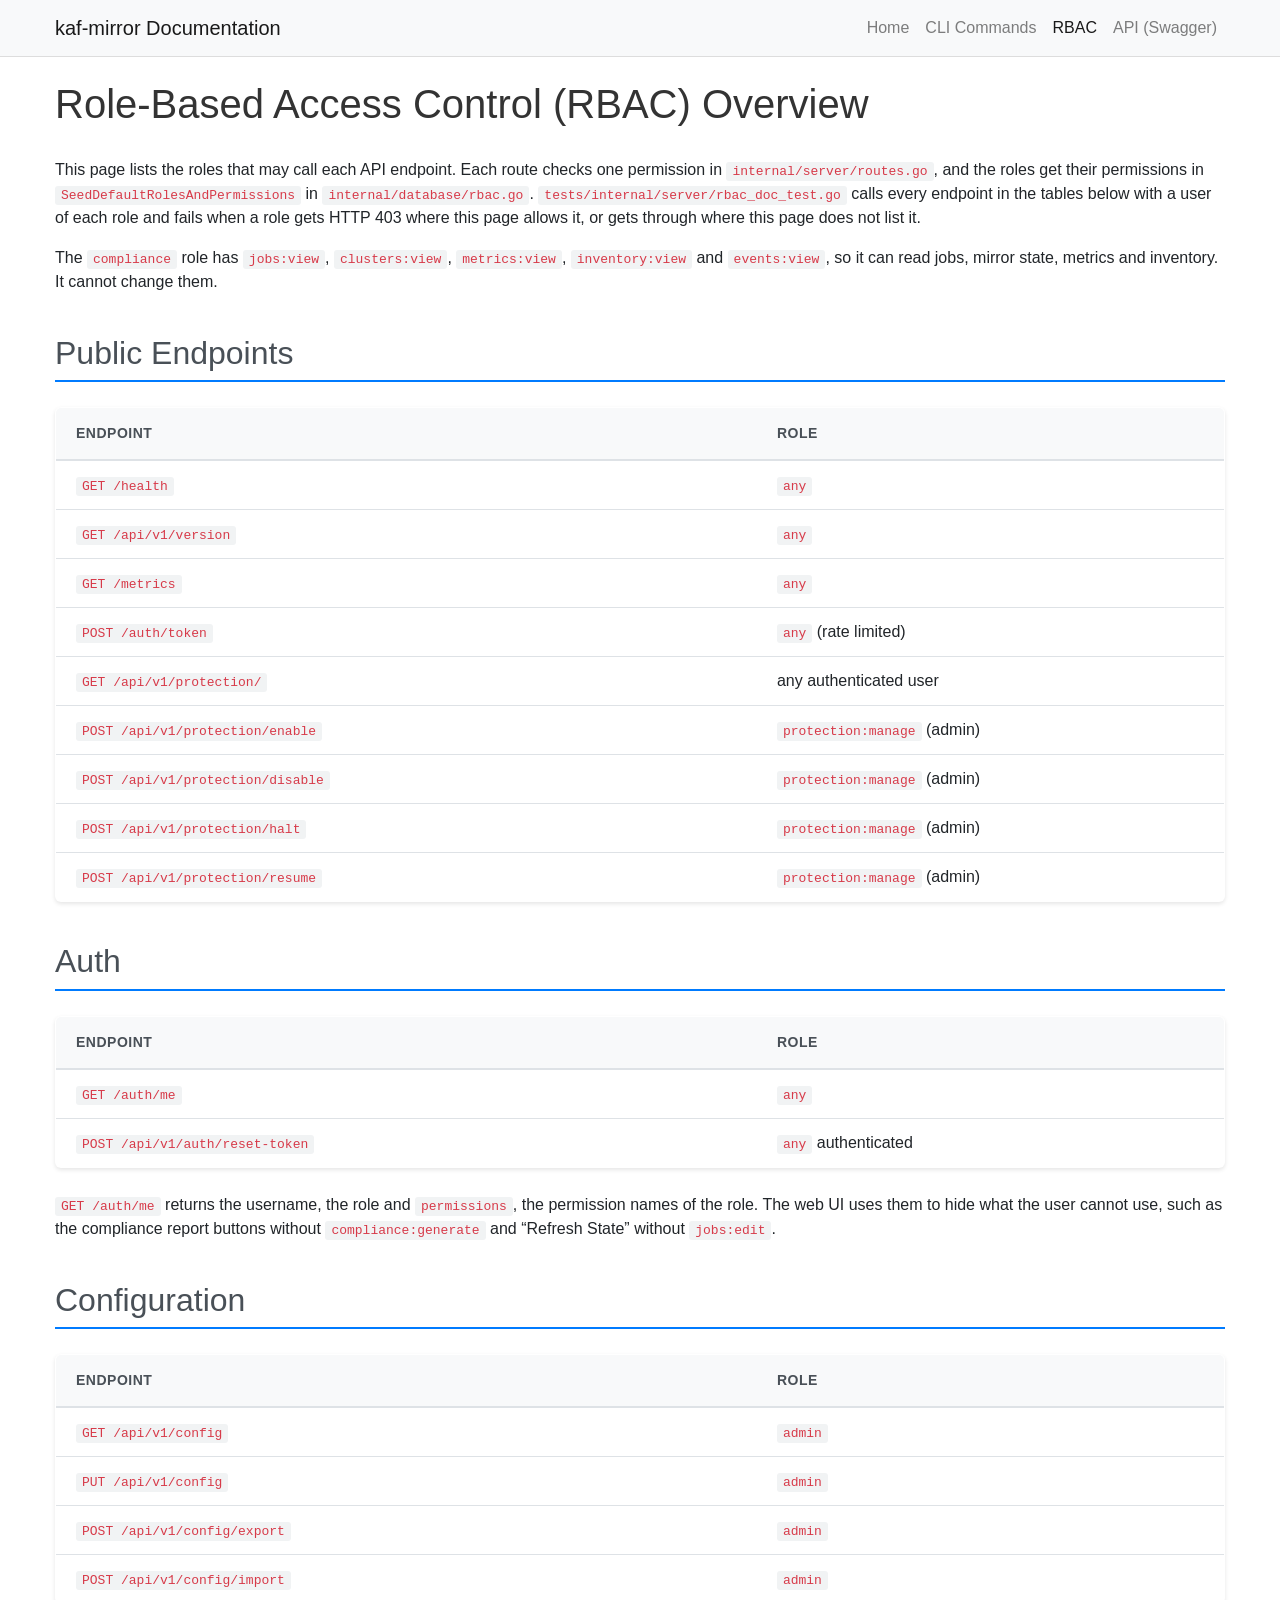
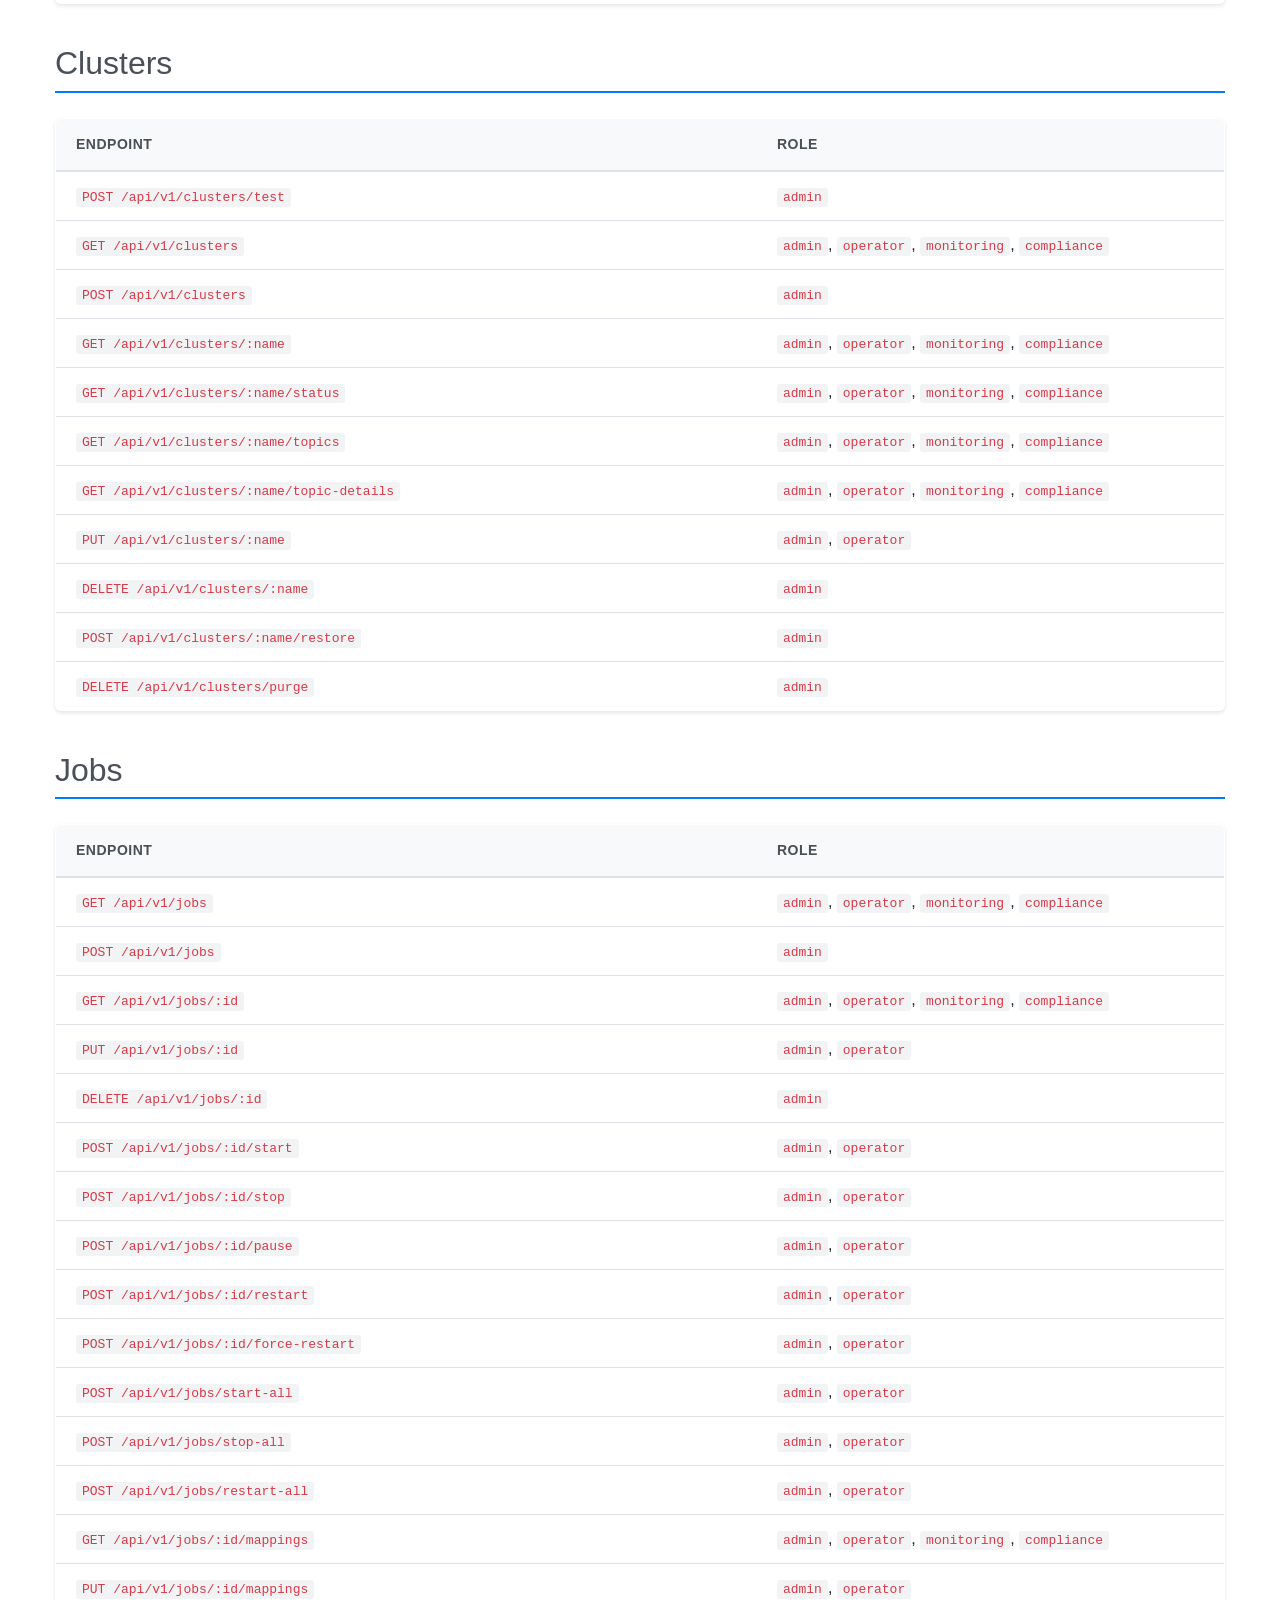
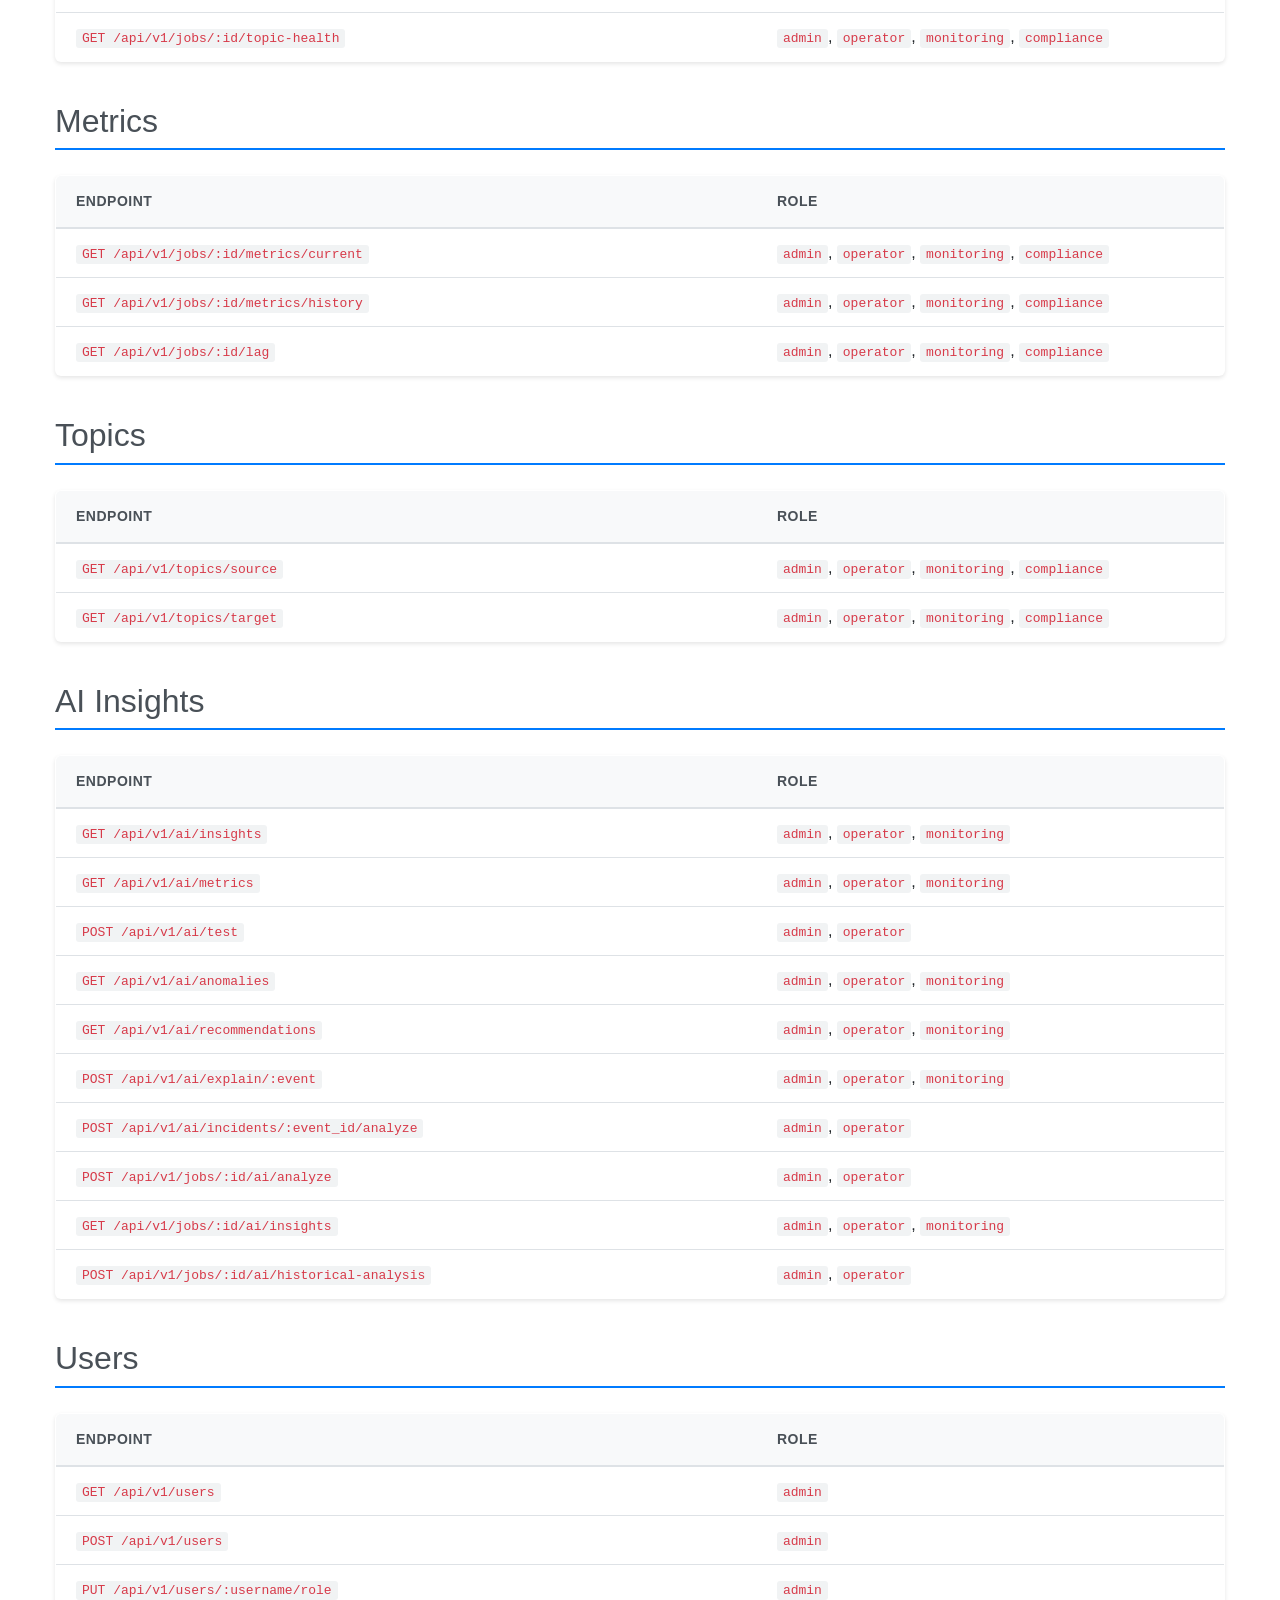
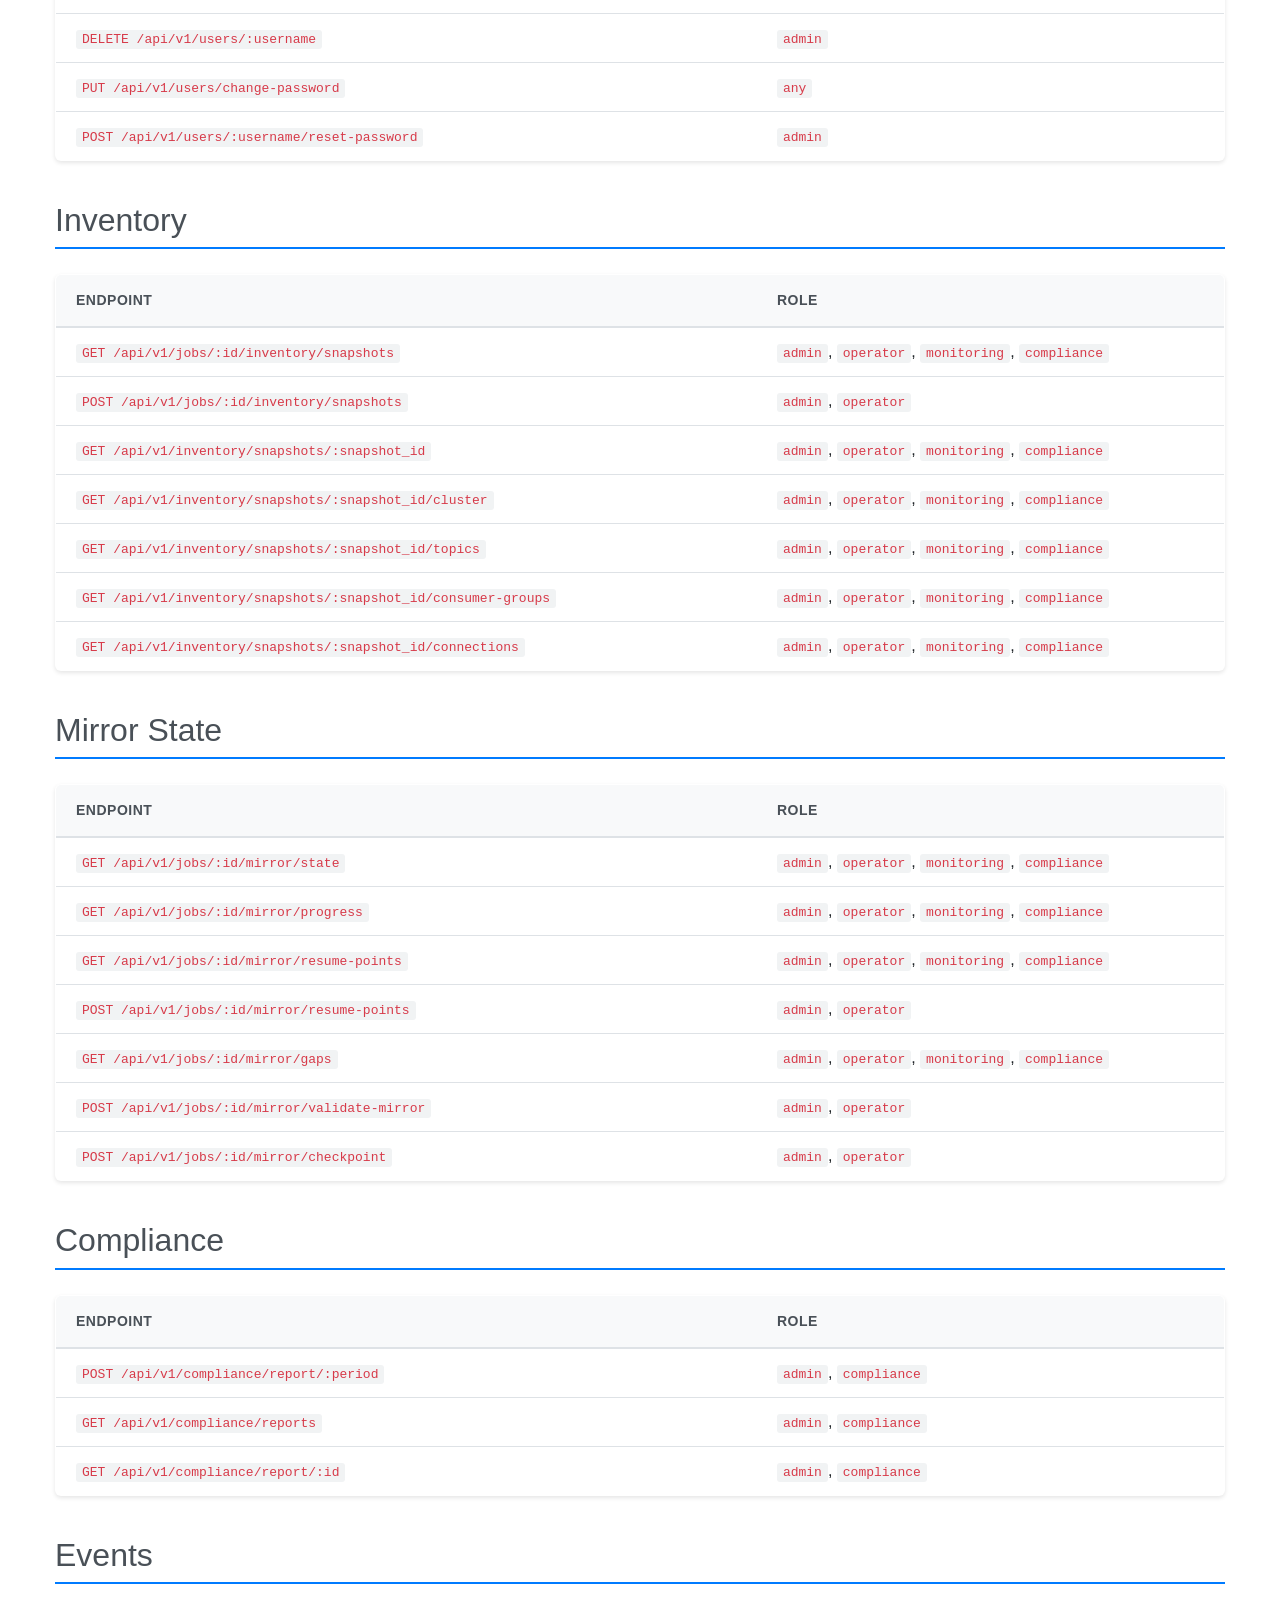
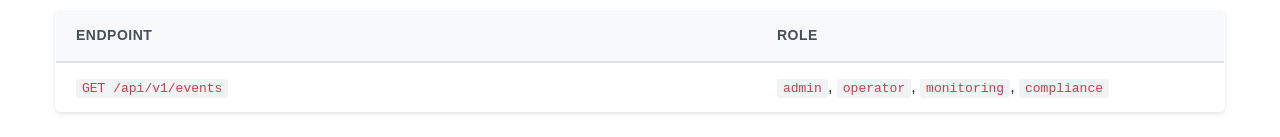
<file: web/docu/rbac.html>
<!DOCTYPE html>
<html lang="en">
<head>
    <meta charset="UTF-8">
    <meta name="viewport" content="width=device-width, initial-scale=1.0">
    <title>RBAC Permissions - kaf-mirror Documentation</title>
    <link rel="stylesheet" href="https://stackpath.bootstrapcdn.com/bootstrap/4.5.2/css/bootstrap.min.css">
    <style>
        body { padding-top: 5rem; }
        .container { max-width: 1200px; }
        .navbar { border-bottom: 1px solid #ddd; }
        h1 { margin-bottom: 30px; color: #333; }
        h2 { 
            margin-top: 40px; 
            margin-bottom: 20px; 
            color: #495057;
            border-bottom: 2px solid #007bff;
            padding-bottom: 8px;
        }
        table { 
            margin: 25px 0;
            border-collapse: collapse;
            width: 100%;
            background: white;
            border: 1px solid #dee2e6;
            border-radius: 6px;
            overflow: hidden;
            box-shadow: 0 2px 4px rgba(0,0,0,0.1);
            table-layout: fixed;
        }
        th { 
            background-color: #f8f9fa;
            color: #495057;
            font-weight: 600;
            padding: 15px 20px;
            text-align: left;
            border-bottom: 2px solid #dee2e6;
            font-size: 14px;
            text-transform: uppercase;
            letter-spacing: 0.5px;
        }
        th:first-child { 
            width: 60%;
        }
        th:last-child { 
            width: 40%;
            text-align: left;
        }
        td { 
            padding: 12px 20px;
            border-bottom: 1px solid #dee2e6;
            vertical-align: top;
        }
        td:first-child { 
            text-align: left;
        }
        td:last-child { 
            text-align: left;
        }
        tr:hover {
            background-color: #f8f9fa;
        }
        code {
            background-color: #f1f3f4;
            color: #d73a49;
            padding: 2px 6px;
            border-radius: 3px;
            font-family: 'Monaco', 'Menlo', 'Ubuntu Mono', monospace;
            font-size: 13px;
            font-weight: 500;
        }
        tbody tr:last-child td {
            border-bottom: none;
        }
    </style>
</head>
<body>
    <nav class="navbar navbar-expand-md navbar-light bg-light fixed-top">
        <div class="container">
            <a class="navbar-brand" href="/docu/index.html">kaf-mirror Documentation</a>
            <button class="navbar-toggler" type="button" data-toggle="collapse" data-target="#navbarsExampleDefault" aria-controls="navbarsExampleDefault" aria-expanded="false" aria-label="Toggle navigation">
                <span class="navbar-toggler-icon"></span>
            </button>
            <div class="collapse navbar-collapse" id="navbarsExampleDefault">
                <ul class="navbar-nav ml-auto">
                    <li class="nav-item">
                        <a class="nav-link" href="/docu/index.html">Home</a>
                    </li>
                    <li class="nav-item">
                        <a class="nav-link" href="/docu/cli-commands.html">CLI Commands</a>
                    </li>
                    <li class="nav-item active">
                        <a class="nav-link" href="/docu/rbac.html">RBAC<span class="sr-only">(current)</span></a>
                    </li>
                    <li class="nav-item">
                        <a class="nav-link" href="/docu/swagger/">API (Swagger)</a>
                    </li>
                </ul>
            </div>
        </div>
    </nav>
    <div class="container">
        <h1 id="role-based-access-control-rbac-overview">Role-Based Access Control (RBAC) Overview</h1>

<p>This page lists the roles that may call each API endpoint. Each route checks one permission in <code>internal/server/routes.go</code>, and the roles get their permissions in <code>SeedDefaultRolesAndPermissions</code> in <code>internal/database/rbac.go</code>. <code>tests/internal/server/rbac_doc_test.go</code> calls every endpoint in the tables below with a user of each role and fails when a role gets HTTP 403 where this page allows it, or gets through where this page does not list it.</p>

<p>The <code>compliance</code> role has <code>jobs:view</code>, <code>clusters:view</code>, <code>metrics:view</code>, <code>inventory:view</code> and <code>events:view</code>, so it can read jobs, mirror state, metrics and inventory. It cannot change them.</p>

<h2 id="public-endpoints">Public Endpoints</h2>

<table>
<thead>
<tr>
<th>Endpoint</th>
<th>Role</th>
</tr>
</thead>

<tbody>
<tr>
<td><code>GET /health</code></td>
<td><code>any</code></td>
</tr>

<tr>
<td><code>GET /api/v1/version</code></td>
<td><code>any</code></td>
</tr>

<tr>
<td><code>GET /metrics</code></td>
<td><code>any</code></td>
</tr>

<tr>
<td><code>POST /auth/token</code></td>
<td><code>any</code> (rate limited)</td>
</tr>

<tr>
<td><code>GET /api/v1/protection/</code></td>
<td>any authenticated user</td>
</tr>

<tr>
<td><code>POST /api/v1/protection/enable</code></td>
<td><code>protection:manage</code> (admin)</td>
</tr>

<tr>
<td><code>POST /api/v1/protection/disable</code></td>
<td><code>protection:manage</code> (admin)</td>
</tr>

<tr>
<td><code>POST /api/v1/protection/halt</code></td>
<td><code>protection:manage</code> (admin)</td>
</tr>

<tr>
<td><code>POST /api/v1/protection/resume</code></td>
<td><code>protection:manage</code> (admin)</td>
</tr>
</tbody>
</table>

<h2 id="auth">Auth</h2>

<table>
<thead>
<tr>
<th>Endpoint</th>
<th>Role</th>
</tr>
</thead>

<tbody>
<tr>
<td><code>GET /auth/me</code></td>
<td><code>any</code></td>
</tr>

<tr>
<td><code>POST /api/v1/auth/reset-token</code></td>
<td><code>any</code> authenticated</td>
</tr>
</tbody>
</table>
<p><code>GET /auth/me</code> returns the username, the role and <code>permissions</code>, the permission names of the role. The web UI uses them to hide what the user cannot use, such as the compliance report buttons without <code>compliance:generate</code> and &ldquo;Refresh State&rdquo; without <code>jobs:edit</code>.</p>

<h2 id="configuration">Configuration</h2>

<table>
<thead>
<tr>
<th>Endpoint</th>
<th>Role</th>
</tr>
</thead>

<tbody>
<tr>
<td><code>GET /api/v1/config</code></td>
<td><code>admin</code></td>
</tr>

<tr>
<td><code>PUT /api/v1/config</code></td>
<td><code>admin</code></td>
</tr>

<tr>
<td><code>POST /api/v1/config/export</code></td>
<td><code>admin</code></td>
</tr>

<tr>
<td><code>POST /api/v1/config/import</code></td>
<td><code>admin</code></td>
</tr>
</tbody>
</table>

<h2 id="clusters">Clusters</h2>

<table>
<thead>
<tr>
<th>Endpoint</th>
<th>Role</th>
</tr>
</thead>

<tbody>
<tr>
<td><code>POST /api/v1/clusters/test</code></td>
<td><code>admin</code></td>
</tr>

<tr>
<td><code>GET /api/v1/clusters</code></td>
<td><code>admin</code>, <code>operator</code>, <code>monitoring</code>, <code>compliance</code></td>
</tr>

<tr>
<td><code>POST /api/v1/clusters</code></td>
<td><code>admin</code></td>
</tr>

<tr>
<td><code>GET /api/v1/clusters/:name</code></td>
<td><code>admin</code>, <code>operator</code>, <code>monitoring</code>, <code>compliance</code></td>
</tr>

<tr>
<td><code>GET /api/v1/clusters/:name/status</code></td>
<td><code>admin</code>, <code>operator</code>, <code>monitoring</code>, <code>compliance</code></td>
</tr>

<tr>
<td><code>GET /api/v1/clusters/:name/topics</code></td>
<td><code>admin</code>, <code>operator</code>, <code>monitoring</code>, <code>compliance</code></td>
</tr>

<tr>
<td><code>GET /api/v1/clusters/:name/topic-details</code></td>
<td><code>admin</code>, <code>operator</code>, <code>monitoring</code>, <code>compliance</code></td>
</tr>

<tr>
<td><code>PUT /api/v1/clusters/:name</code></td>
<td><code>admin</code>, <code>operator</code></td>
</tr>

<tr>
<td><code>DELETE /api/v1/clusters/:name</code></td>
<td><code>admin</code></td>
</tr>

<tr>
<td><code>POST /api/v1/clusters/:name/restore</code></td>
<td><code>admin</code></td>
</tr>

<tr>
<td><code>DELETE /api/v1/clusters/purge</code></td>
<td><code>admin</code></td>
</tr>
</tbody>
</table>

<h2 id="jobs">Jobs</h2>

<table>
<thead>
<tr>
<th>Endpoint</th>
<th>Role</th>
</tr>
</thead>

<tbody>
<tr>
<td><code>GET /api/v1/jobs</code></td>
<td><code>admin</code>, <code>operator</code>, <code>monitoring</code>, <code>compliance</code></td>
</tr>

<tr>
<td><code>POST /api/v1/jobs</code></td>
<td><code>admin</code></td>
</tr>

<tr>
<td><code>GET /api/v1/jobs/:id</code></td>
<td><code>admin</code>, <code>operator</code>, <code>monitoring</code>, <code>compliance</code></td>
</tr>

<tr>
<td><code>PUT /api/v1/jobs/:id</code></td>
<td><code>admin</code>, <code>operator</code></td>
</tr>

<tr>
<td><code>DELETE /api/v1/jobs/:id</code></td>
<td><code>admin</code></td>
</tr>

<tr>
<td><code>POST /api/v1/jobs/:id/start</code></td>
<td><code>admin</code>, <code>operator</code></td>
</tr>

<tr>
<td><code>POST /api/v1/jobs/:id/stop</code></td>
<td><code>admin</code>, <code>operator</code></td>
</tr>

<tr>
<td><code>POST /api/v1/jobs/:id/pause</code></td>
<td><code>admin</code>, <code>operator</code></td>
</tr>

<tr>
<td><code>POST /api/v1/jobs/:id/restart</code></td>
<td><code>admin</code>, <code>operator</code></td>
</tr>

<tr>
<td><code>POST /api/v1/jobs/:id/force-restart</code></td>
<td><code>admin</code>, <code>operator</code></td>
</tr>

<tr>
<td><code>POST /api/v1/jobs/start-all</code></td>
<td><code>admin</code>, <code>operator</code></td>
</tr>

<tr>
<td><code>POST /api/v1/jobs/stop-all</code></td>
<td><code>admin</code>, <code>operator</code></td>
</tr>

<tr>
<td><code>POST /api/v1/jobs/restart-all</code></td>
<td><code>admin</code>, <code>operator</code></td>
</tr>

<tr>
<td><code>GET /api/v1/jobs/:id/mappings</code></td>
<td><code>admin</code>, <code>operator</code>, <code>monitoring</code>, <code>compliance</code></td>
</tr>

<tr>
<td><code>PUT /api/v1/jobs/:id/mappings</code></td>
<td><code>admin</code>, <code>operator</code></td>
</tr>

<tr>
<td><code>GET /api/v1/jobs/:id/topic-health</code></td>
<td><code>admin</code>, <code>operator</code>, <code>monitoring</code>, <code>compliance</code></td>
</tr>
</tbody>
</table>

<h2 id="metrics">Metrics</h2>

<table>
<thead>
<tr>
<th>Endpoint</th>
<th>Role</th>
</tr>
</thead>

<tbody>
<tr>
<td><code>GET /api/v1/jobs/:id/metrics/current</code></td>
<td><code>admin</code>, <code>operator</code>, <code>monitoring</code>, <code>compliance</code></td>
</tr>

<tr>
<td><code>GET /api/v1/jobs/:id/metrics/history</code></td>
<td><code>admin</code>, <code>operator</code>, <code>monitoring</code>, <code>compliance</code></td>
</tr>

<tr>
<td><code>GET /api/v1/jobs/:id/lag</code></td>
<td><code>admin</code>, <code>operator</code>, <code>monitoring</code>, <code>compliance</code></td>
</tr>
</tbody>
</table>

<h2 id="topics">Topics</h2>

<table>
<thead>
<tr>
<th>Endpoint</th>
<th>Role</th>
</tr>
</thead>

<tbody>
<tr>
<td><code>GET /api/v1/topics/source</code></td>
<td><code>admin</code>, <code>operator</code>, <code>monitoring</code>, <code>compliance</code></td>
</tr>

<tr>
<td><code>GET /api/v1/topics/target</code></td>
<td><code>admin</code>, <code>operator</code>, <code>monitoring</code>, <code>compliance</code></td>
</tr>
</tbody>
</table>

<h2 id="ai-insights">AI Insights</h2>

<table>
<thead>
<tr>
<th>Endpoint</th>
<th>Role</th>
</tr>
</thead>

<tbody>
<tr>
<td><code>GET /api/v1/ai/insights</code></td>
<td><code>admin</code>, <code>operator</code>, <code>monitoring</code></td>
</tr>

<tr>
<td><code>GET /api/v1/ai/metrics</code></td>
<td><code>admin</code>, <code>operator</code>, <code>monitoring</code></td>
</tr>

<tr>
<td><code>POST /api/v1/ai/test</code></td>
<td><code>admin</code>, <code>operator</code></td>
</tr>

<tr>
<td><code>GET /api/v1/ai/anomalies</code></td>
<td><code>admin</code>, <code>operator</code>, <code>monitoring</code></td>
</tr>

<tr>
<td><code>GET /api/v1/ai/recommendations</code></td>
<td><code>admin</code>, <code>operator</code>, <code>monitoring</code></td>
</tr>

<tr>
<td><code>POST /api/v1/ai/explain/:event</code></td>
<td><code>admin</code>, <code>operator</code>, <code>monitoring</code></td>
</tr>

<tr>
<td><code>POST /api/v1/ai/incidents/:event_id/analyze</code></td>
<td><code>admin</code>, <code>operator</code></td>
</tr>

<tr>
<td><code>POST /api/v1/jobs/:id/ai/analyze</code></td>
<td><code>admin</code>, <code>operator</code></td>
</tr>

<tr>
<td><code>GET /api/v1/jobs/:id/ai/insights</code></td>
<td><code>admin</code>, <code>operator</code>, <code>monitoring</code></td>
</tr>

<tr>
<td><code>POST /api/v1/jobs/:id/ai/historical-analysis</code></td>
<td><code>admin</code>, <code>operator</code></td>
</tr>
</tbody>
</table>

<h2 id="users">Users</h2>

<table>
<thead>
<tr>
<th>Endpoint</th>
<th>Role</th>
</tr>
</thead>

<tbody>
<tr>
<td><code>GET /api/v1/users</code></td>
<td><code>admin</code></td>
</tr>

<tr>
<td><code>POST /api/v1/users</code></td>
<td><code>admin</code></td>
</tr>

<tr>
<td><code>PUT /api/v1/users/:username/role</code></td>
<td><code>admin</code></td>
</tr>

<tr>
<td><code>DELETE /api/v1/users/:username</code></td>
<td><code>admin</code></td>
</tr>

<tr>
<td><code>PUT /api/v1/users/change-password</code></td>
<td><code>any</code></td>
</tr>

<tr>
<td><code>POST /api/v1/users/:username/reset-password</code></td>
<td><code>admin</code></td>
</tr>
</tbody>
</table>

<h2 id="inventory">Inventory</h2>

<table>
<thead>
<tr>
<th>Endpoint</th>
<th>Role</th>
</tr>
</thead>

<tbody>
<tr>
<td><code>GET /api/v1/jobs/:id/inventory/snapshots</code></td>
<td><code>admin</code>, <code>operator</code>, <code>monitoring</code>, <code>compliance</code></td>
</tr>

<tr>
<td><code>POST /api/v1/jobs/:id/inventory/snapshots</code></td>
<td><code>admin</code>, <code>operator</code></td>
</tr>

<tr>
<td><code>GET /api/v1/inventory/snapshots/:snapshot_id</code></td>
<td><code>admin</code>, <code>operator</code>, <code>monitoring</code>, <code>compliance</code></td>
</tr>

<tr>
<td><code>GET /api/v1/inventory/snapshots/:snapshot_id/cluster</code></td>
<td><code>admin</code>, <code>operator</code>, <code>monitoring</code>, <code>compliance</code></td>
</tr>

<tr>
<td><code>GET /api/v1/inventory/snapshots/:snapshot_id/topics</code></td>
<td><code>admin</code>, <code>operator</code>, <code>monitoring</code>, <code>compliance</code></td>
</tr>

<tr>
<td><code>GET /api/v1/inventory/snapshots/:snapshot_id/consumer-groups</code></td>
<td><code>admin</code>, <code>operator</code>, <code>monitoring</code>, <code>compliance</code></td>
</tr>

<tr>
<td><code>GET /api/v1/inventory/snapshots/:snapshot_id/connections</code></td>
<td><code>admin</code>, <code>operator</code>, <code>monitoring</code>, <code>compliance</code></td>
</tr>
</tbody>
</table>

<h2 id="mirror-state">Mirror State</h2>

<table>
<thead>
<tr>
<th>Endpoint</th>
<th>Role</th>
</tr>
</thead>

<tbody>
<tr>
<td><code>GET /api/v1/jobs/:id/mirror/state</code></td>
<td><code>admin</code>, <code>operator</code>, <code>monitoring</code>, <code>compliance</code></td>
</tr>

<tr>
<td><code>GET /api/v1/jobs/:id/mirror/progress</code></td>
<td><code>admin</code>, <code>operator</code>, <code>monitoring</code>, <code>compliance</code></td>
</tr>

<tr>
<td><code>GET /api/v1/jobs/:id/mirror/resume-points</code></td>
<td><code>admin</code>, <code>operator</code>, <code>monitoring</code>, <code>compliance</code></td>
</tr>

<tr>
<td><code>POST /api/v1/jobs/:id/mirror/resume-points</code></td>
<td><code>admin</code>, <code>operator</code></td>
</tr>

<tr>
<td><code>GET /api/v1/jobs/:id/mirror/gaps</code></td>
<td><code>admin</code>, <code>operator</code>, <code>monitoring</code>, <code>compliance</code></td>
</tr>

<tr>
<td><code>POST /api/v1/jobs/:id/mirror/validate-mirror</code></td>
<td><code>admin</code>, <code>operator</code></td>
</tr>

<tr>
<td><code>POST /api/v1/jobs/:id/mirror/checkpoint</code></td>
<td><code>admin</code>, <code>operator</code></td>
</tr>
</tbody>
</table>

<h2 id="compliance">Compliance</h2>

<table>
<thead>
<tr>
<th>Endpoint</th>
<th>Role</th>
</tr>
</thead>

<tbody>
<tr>
<td><code>POST /api/v1/compliance/report/:period</code></td>
<td><code>admin</code>, <code>compliance</code></td>
</tr>

<tr>
<td><code>GET /api/v1/compliance/reports</code></td>
<td><code>admin</code>, <code>compliance</code></td>
</tr>

<tr>
<td><code>GET /api/v1/compliance/report/:id</code></td>
<td><code>admin</code>, <code>compliance</code></td>
</tr>
</tbody>
</table>

<h2 id="events">Events</h2>

<table>
<thead>
<tr>
<th>Endpoint</th>
<th>Role</th>
</tr>
</thead>

<tbody>
<tr>
<td><code>GET /api/v1/events</code></td>
<td><code>admin</code>, <code>operator</code>, <code>monitoring</code>, <code>compliance</code></td>
</tr>
</tbody>
</table>

    </div>
    <script src="https://code.jquery.com/jquery-3.5.1.slim.min.js"></script>
    <script src="https://cdn.jsdelivr.net/npm/@popperjs/core@2.5.4/dist/umd/popper.min.js"></script>
    <script src="https://stackpath.bootstrapcdn.com/bootstrap/4.5.2/js/bootstrap.min.js"></script>
</body>
</html>
</file>
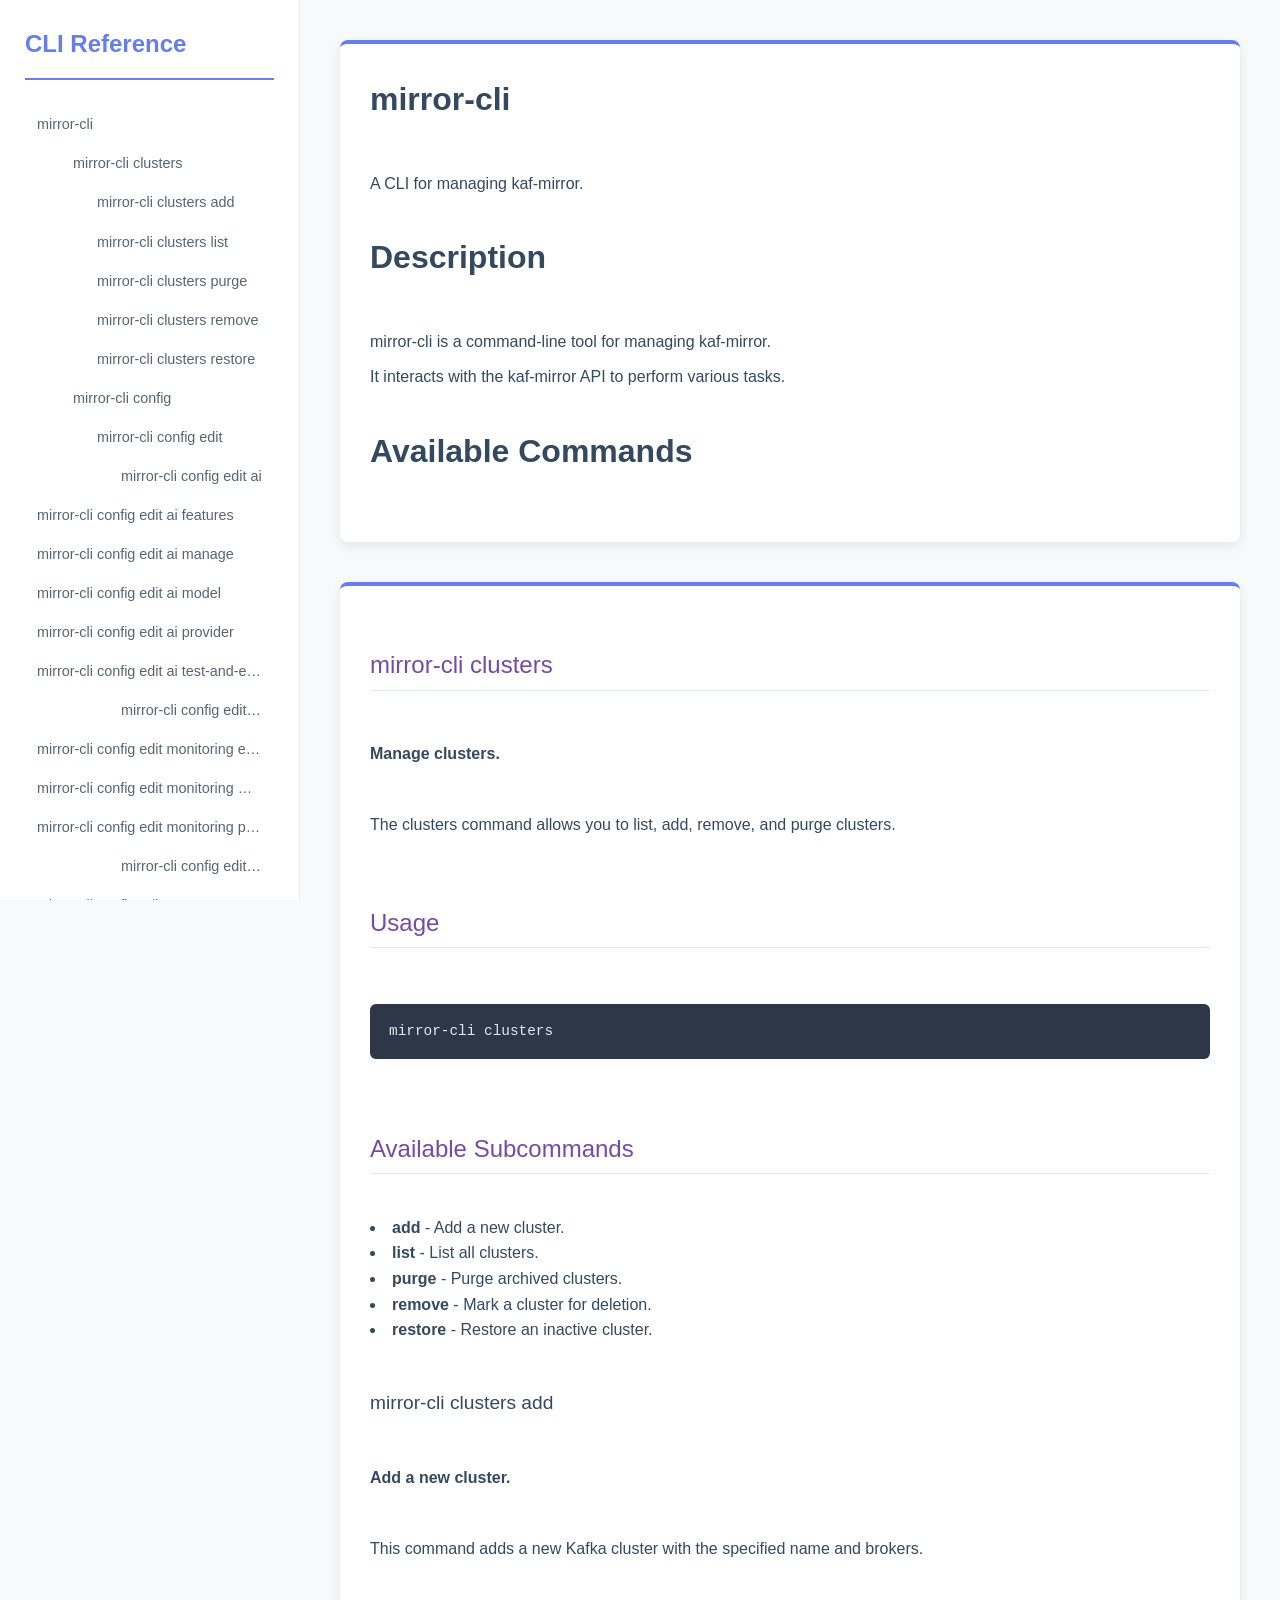
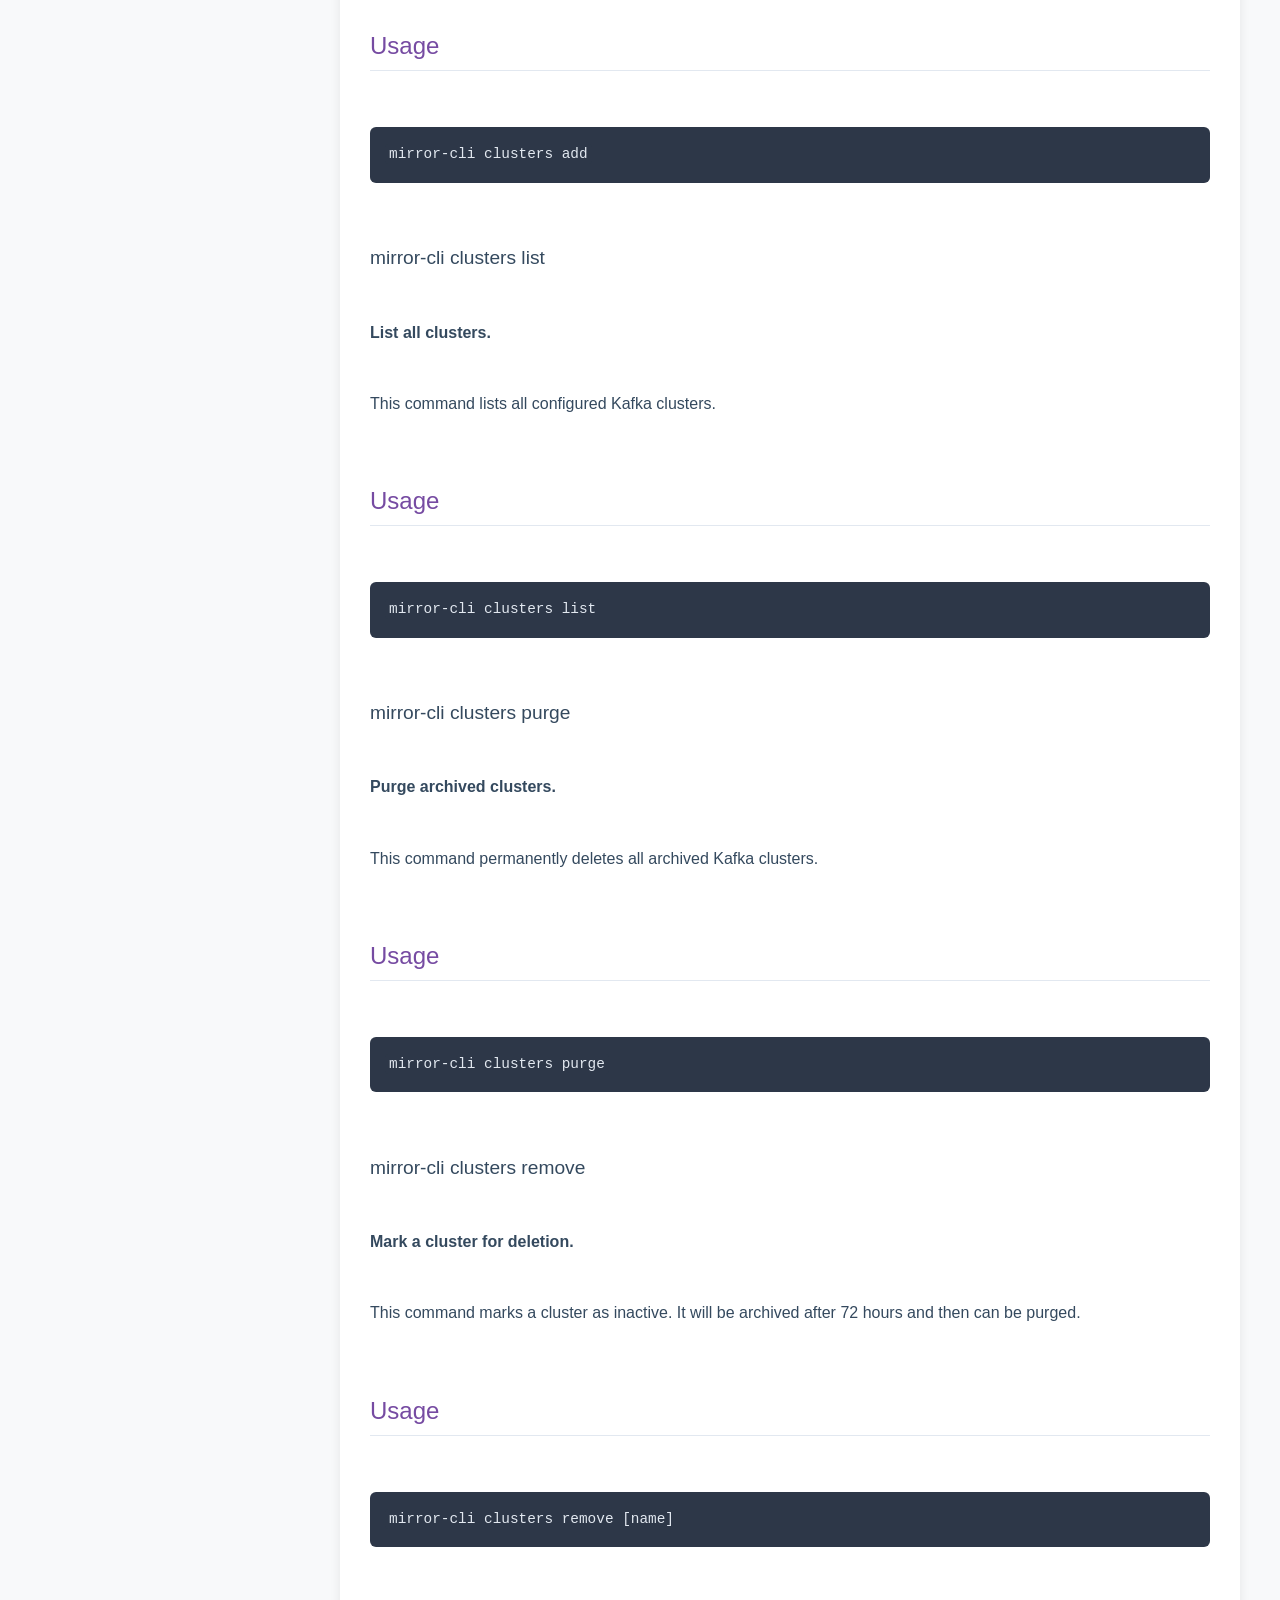
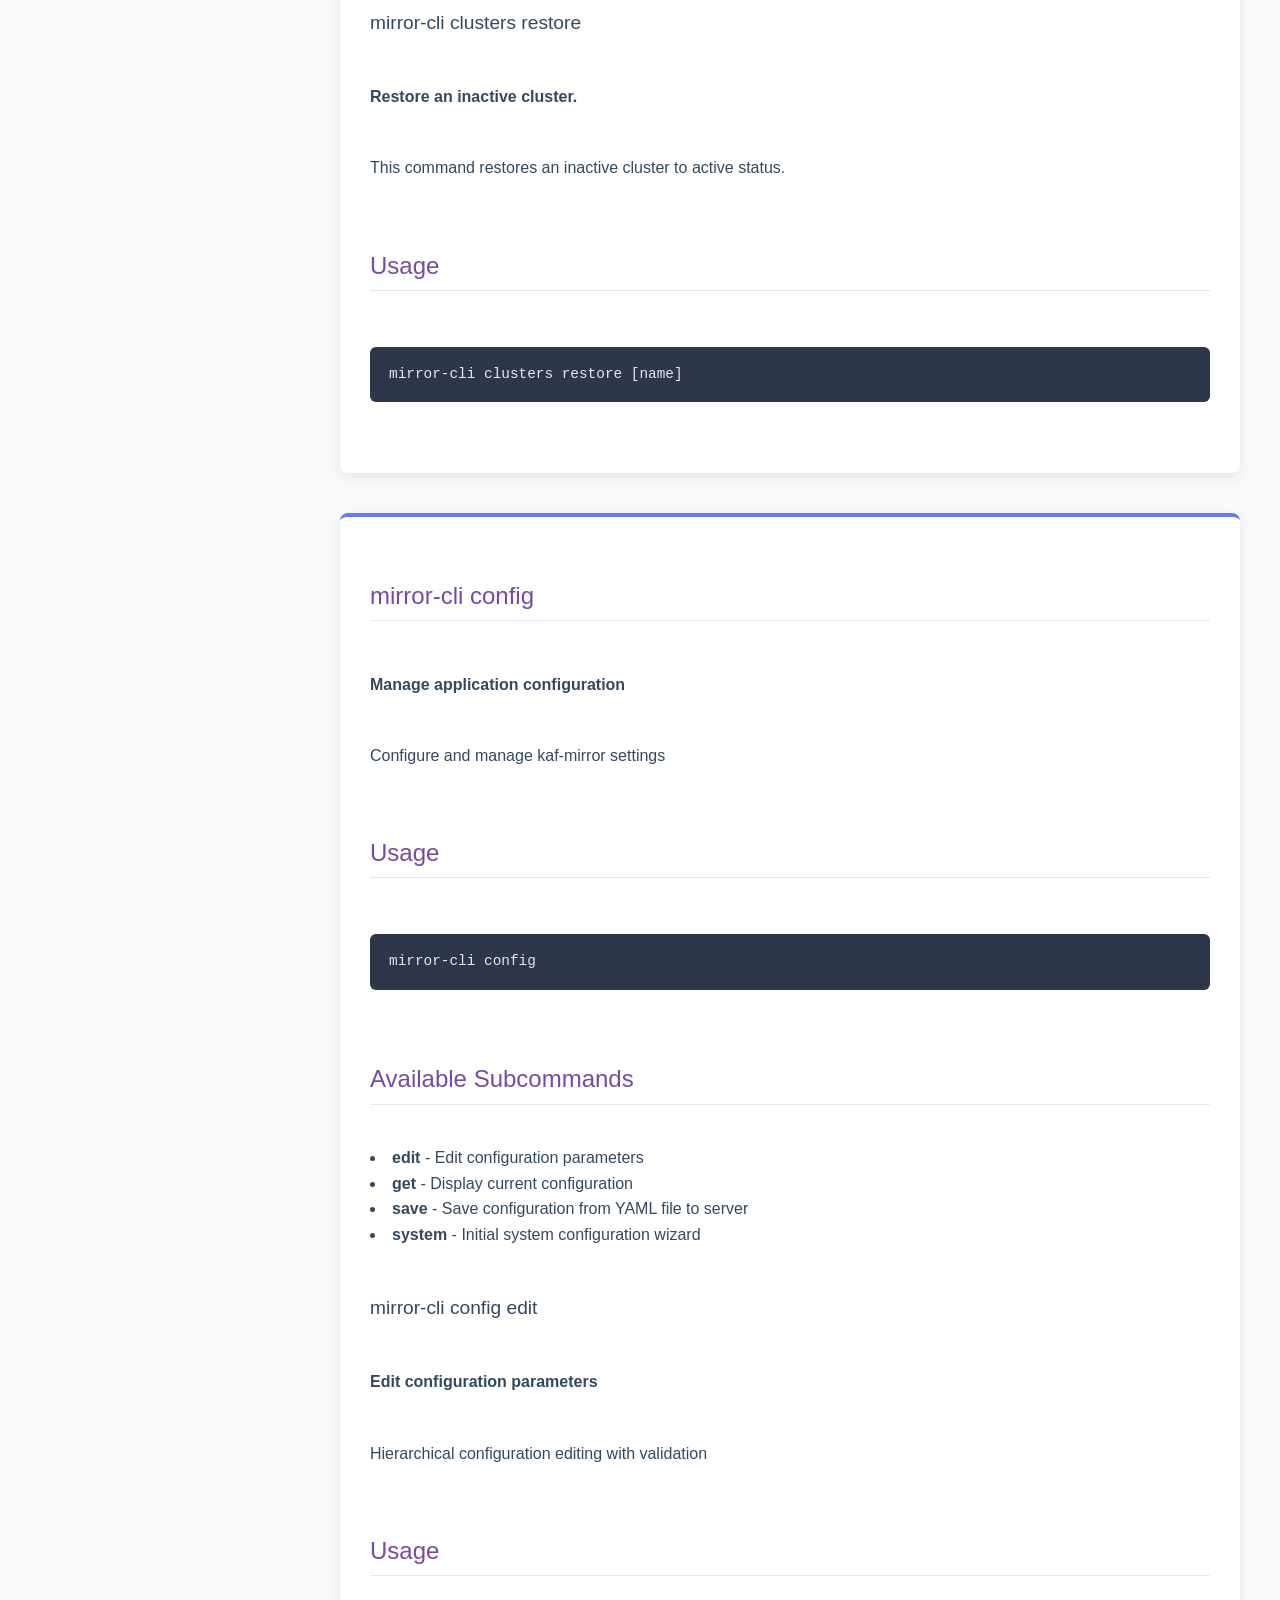
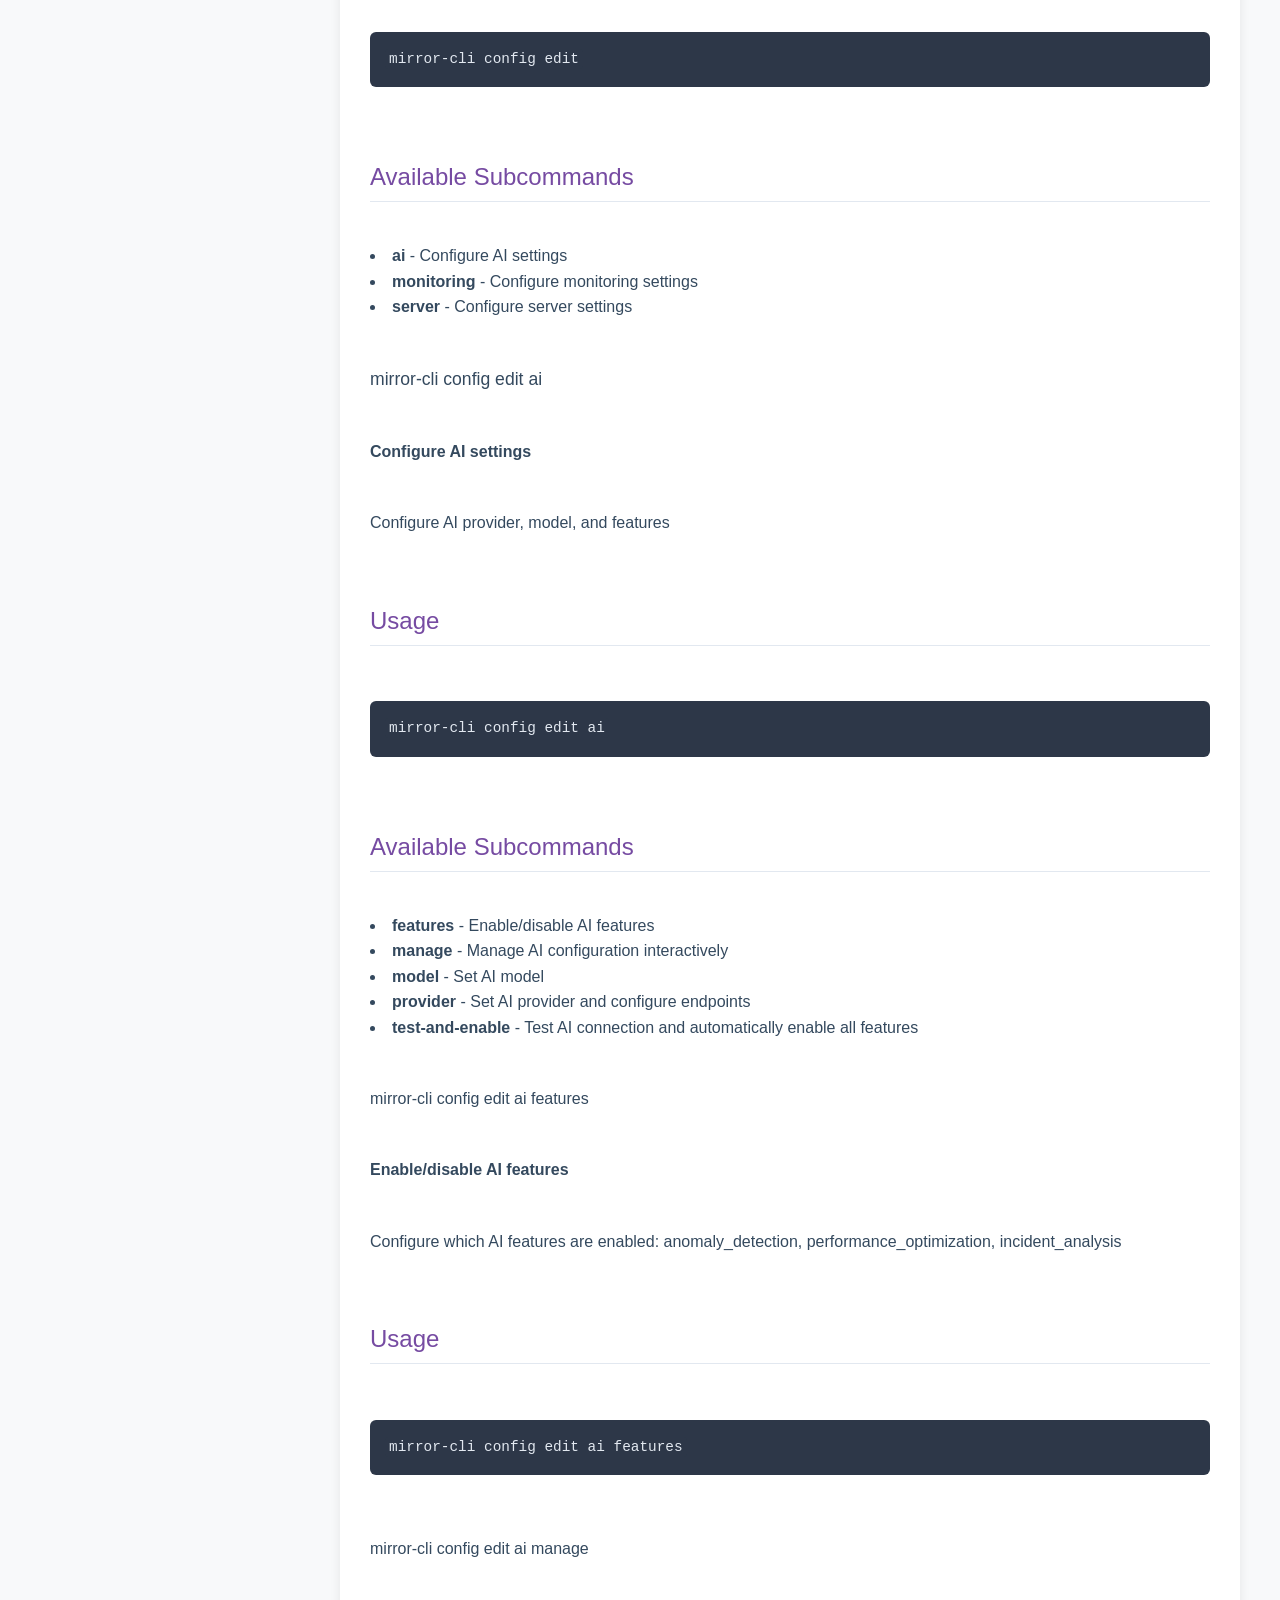
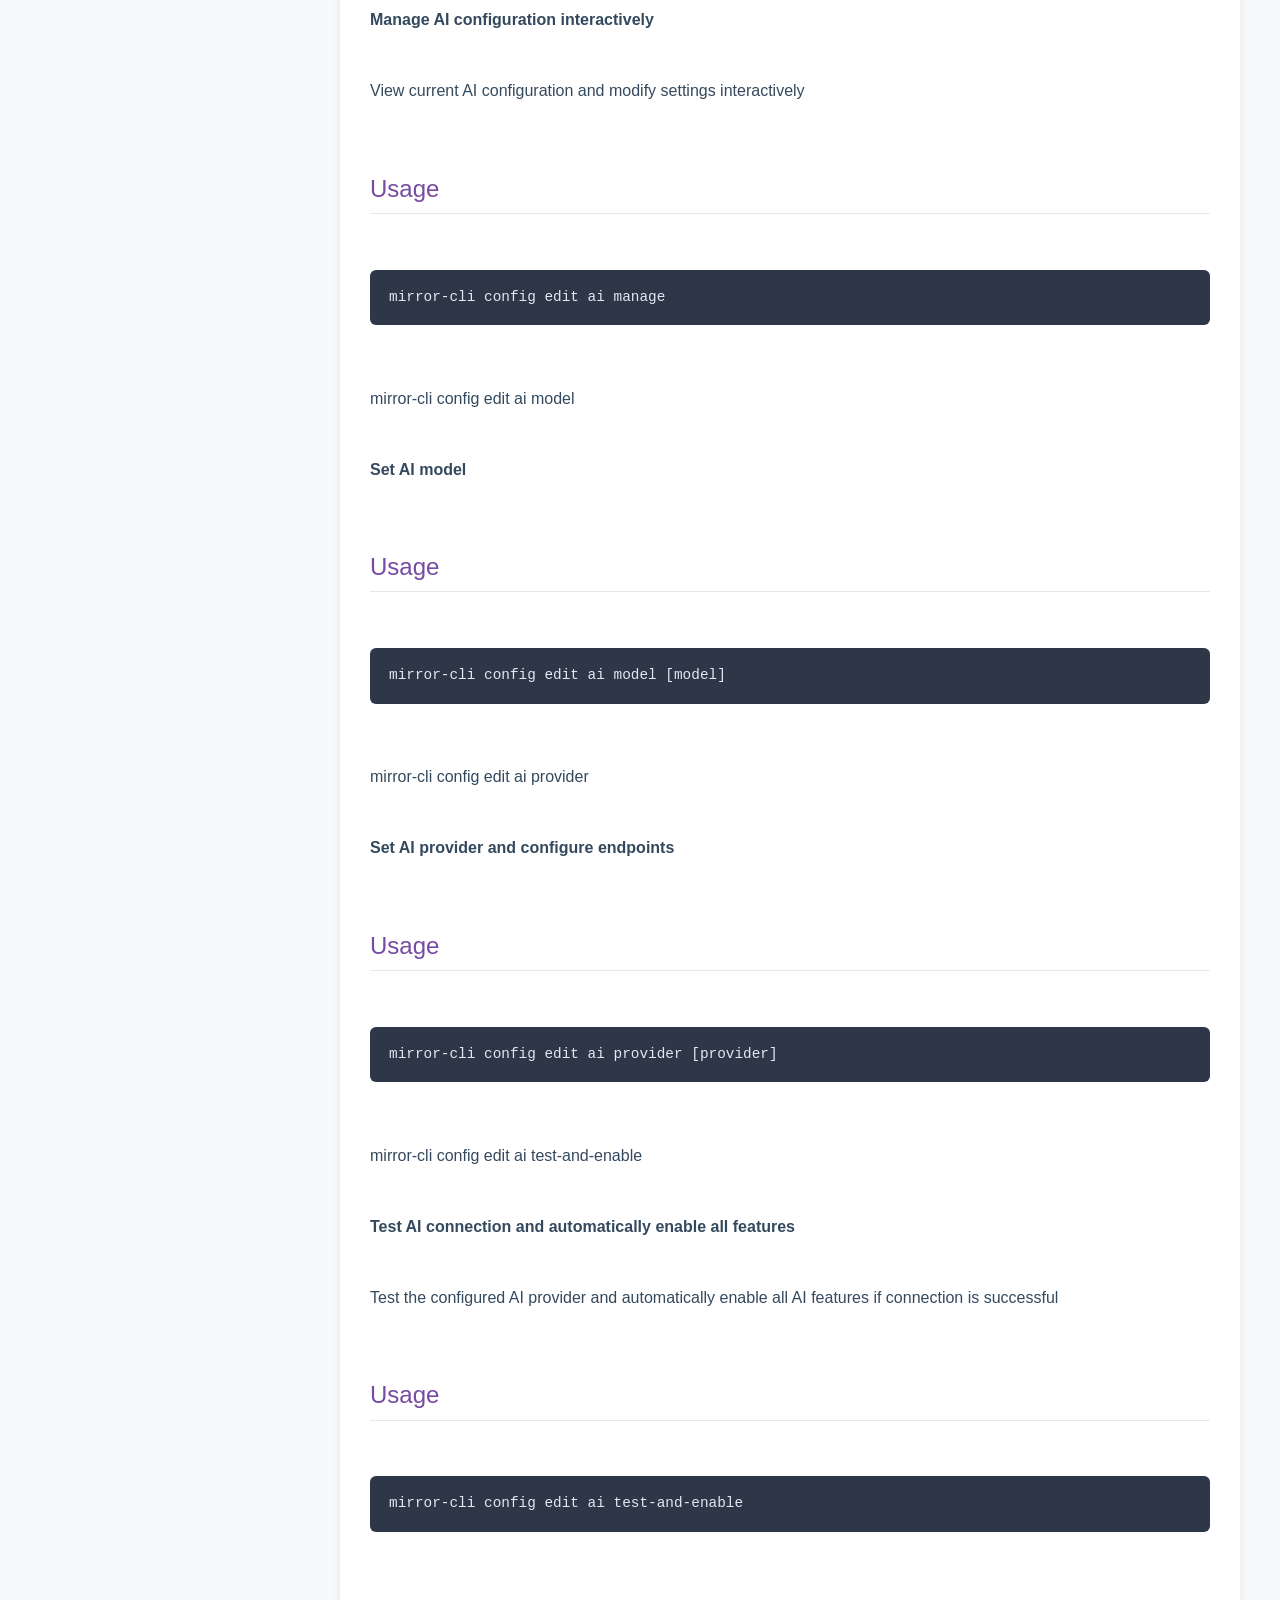
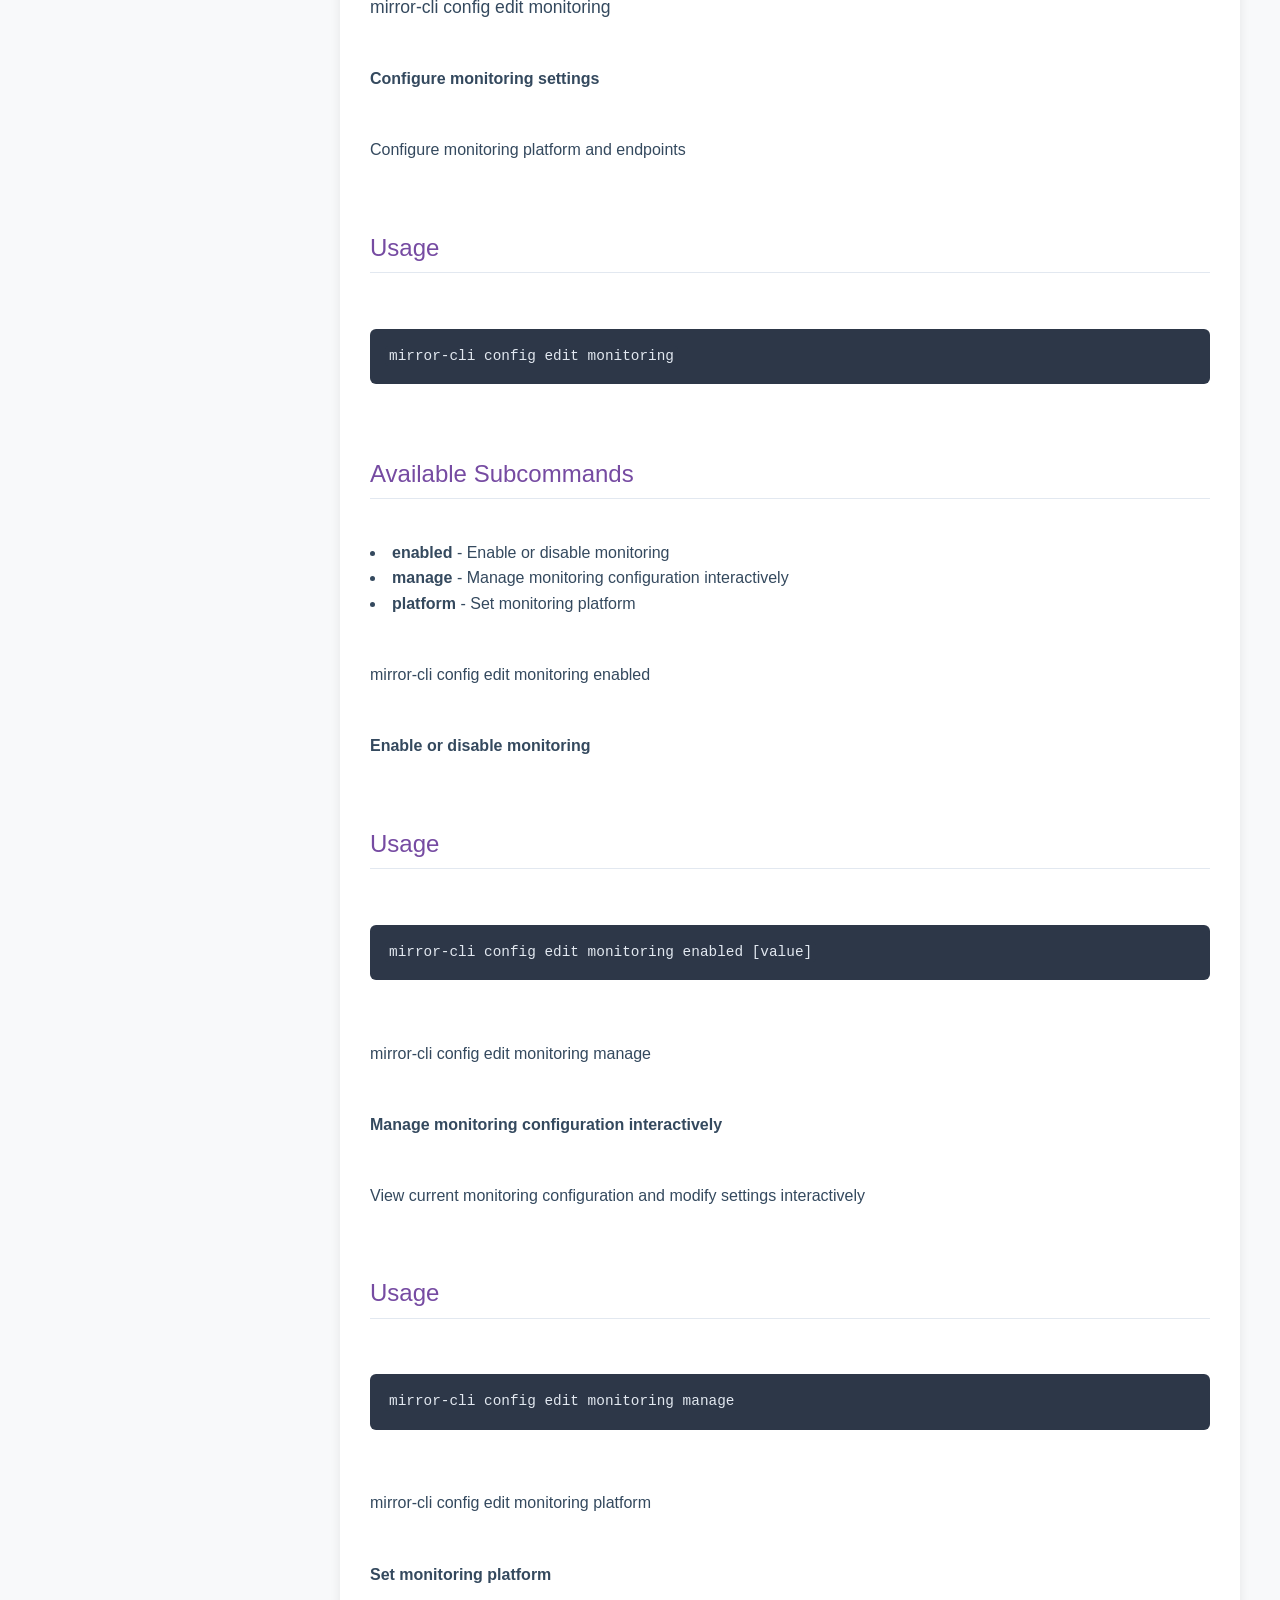
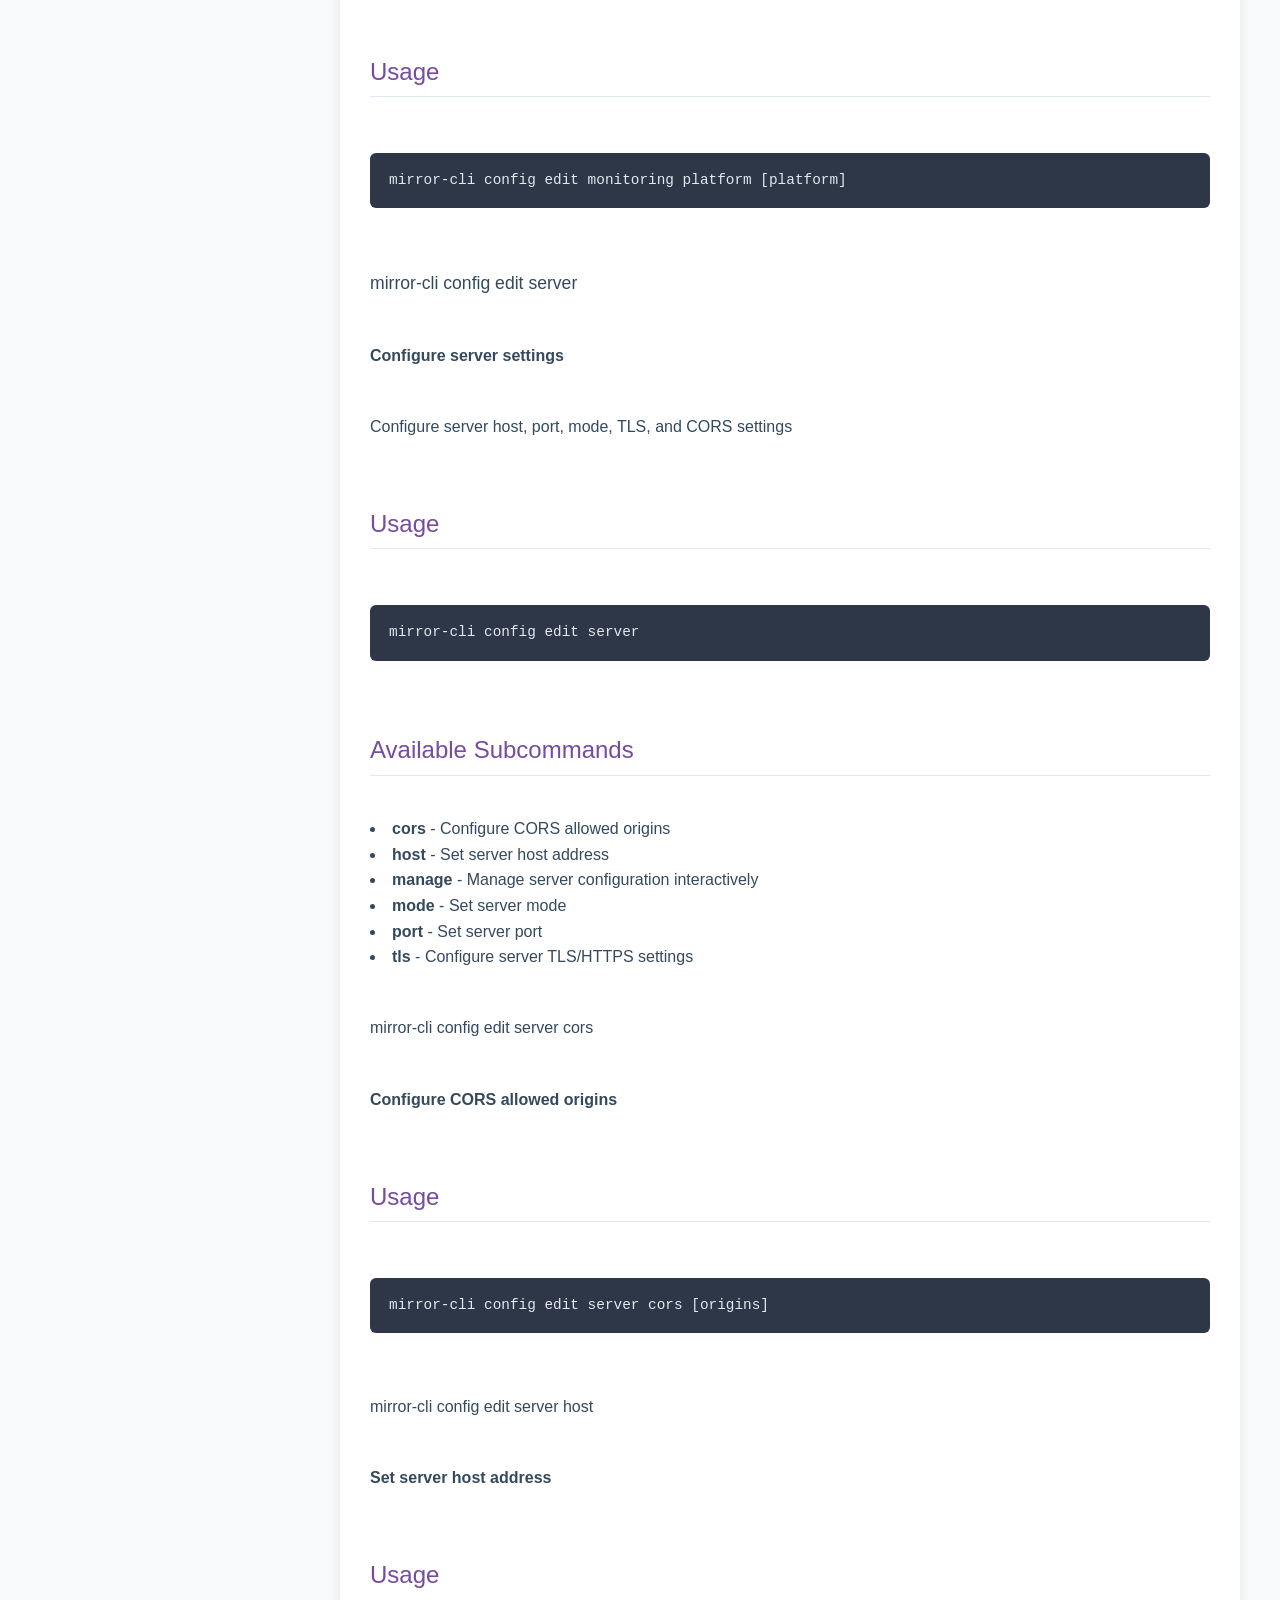
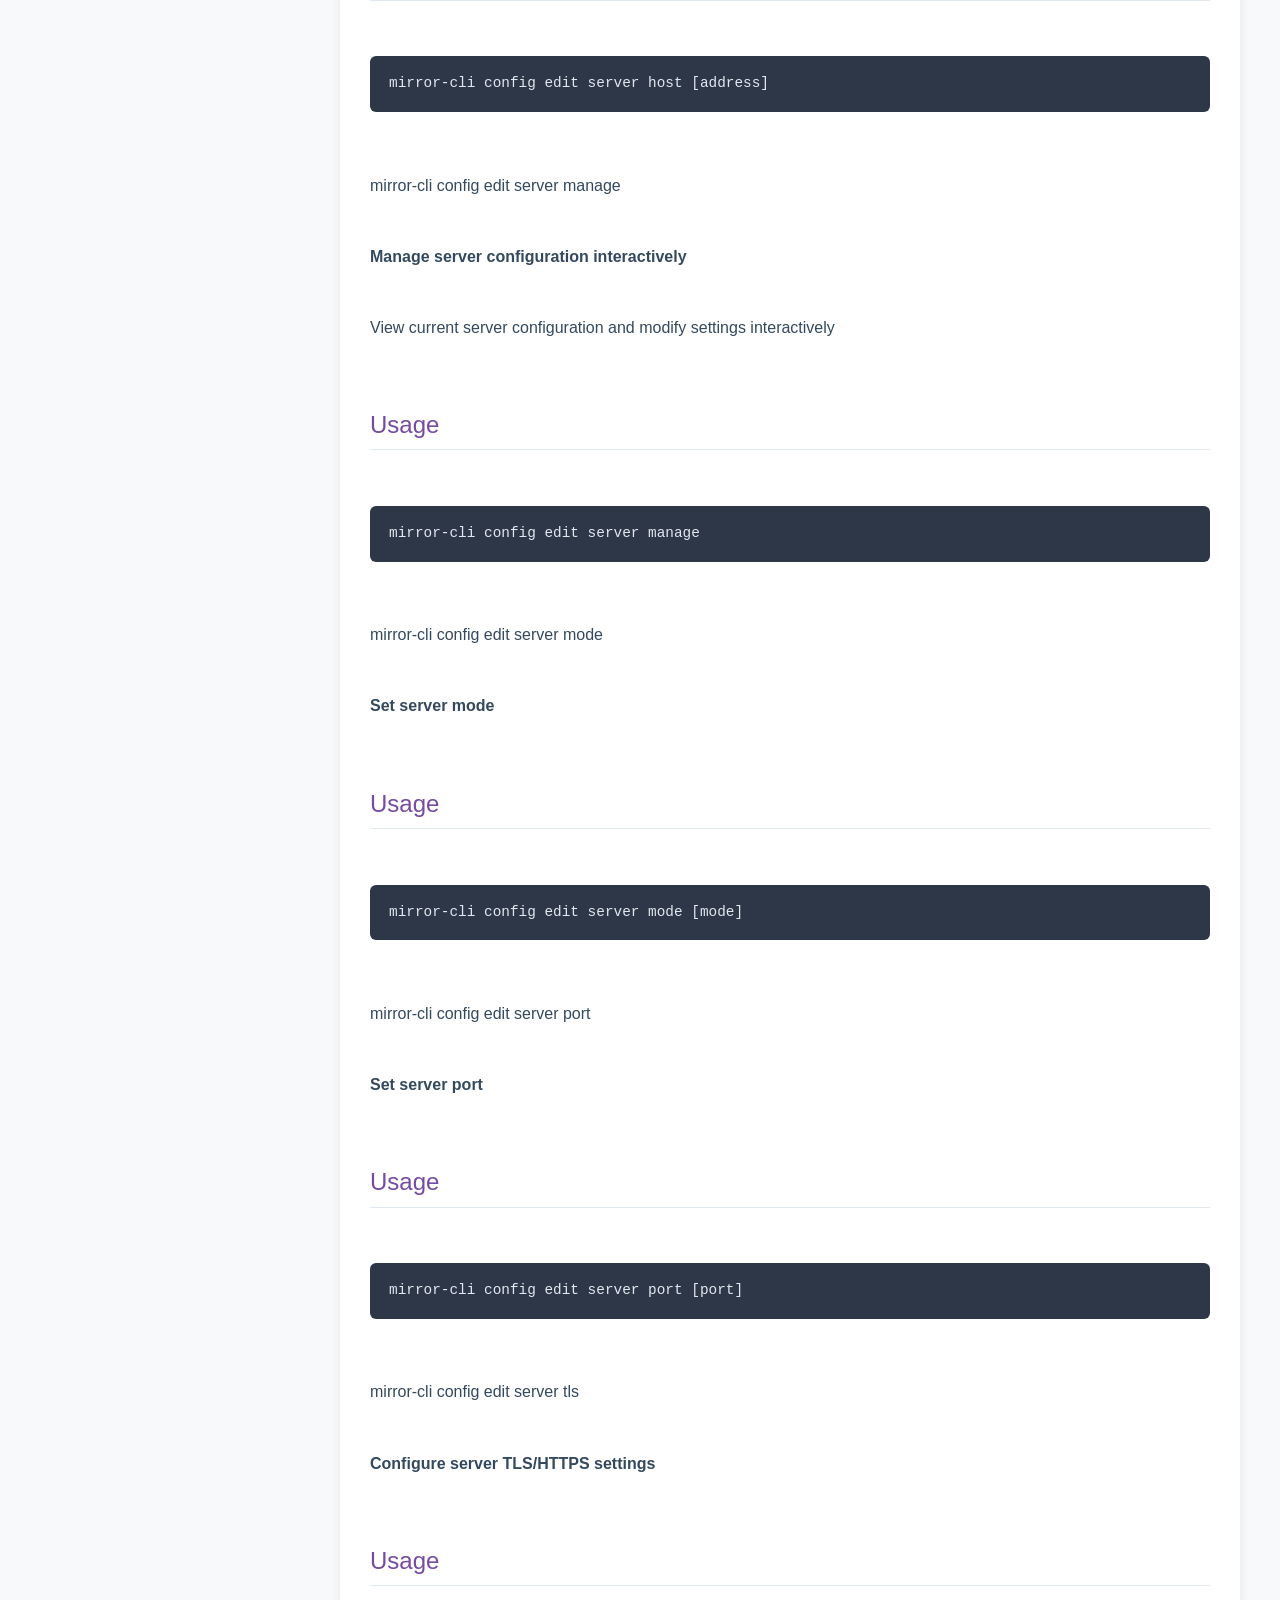
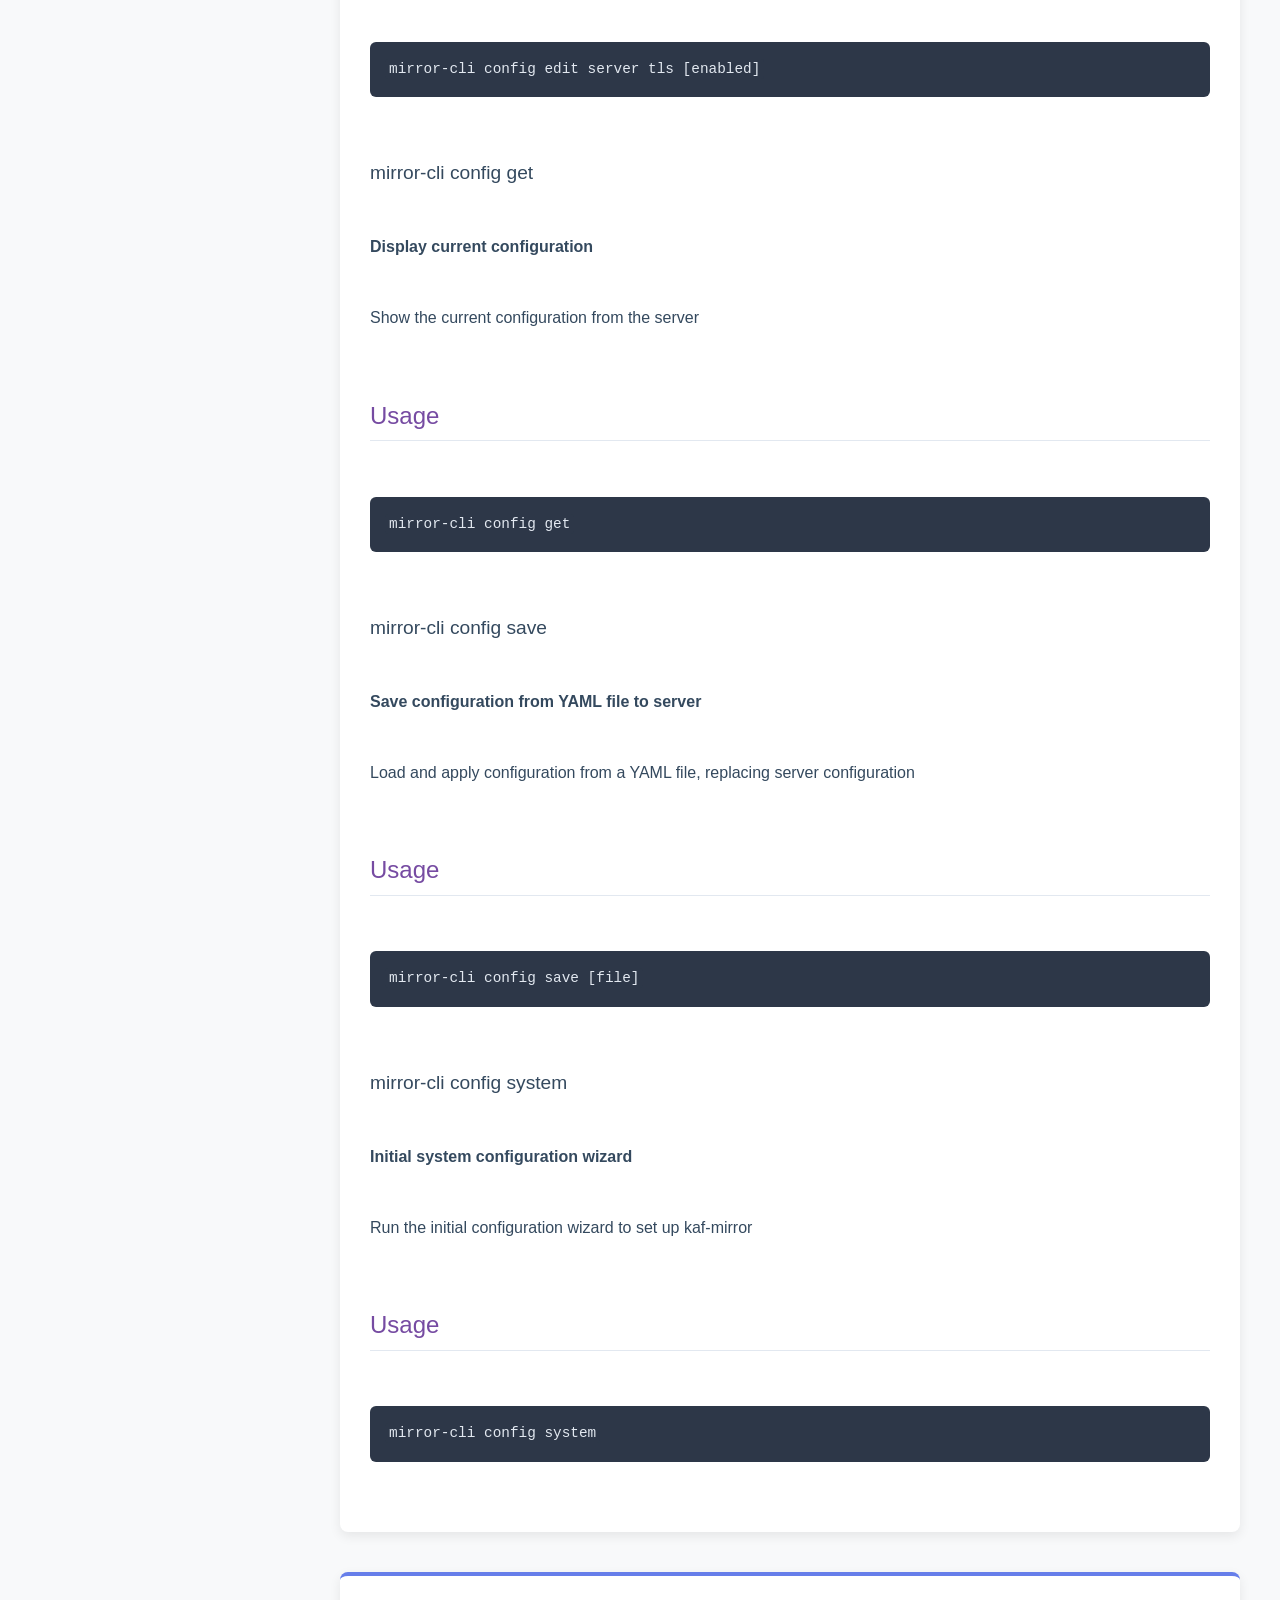
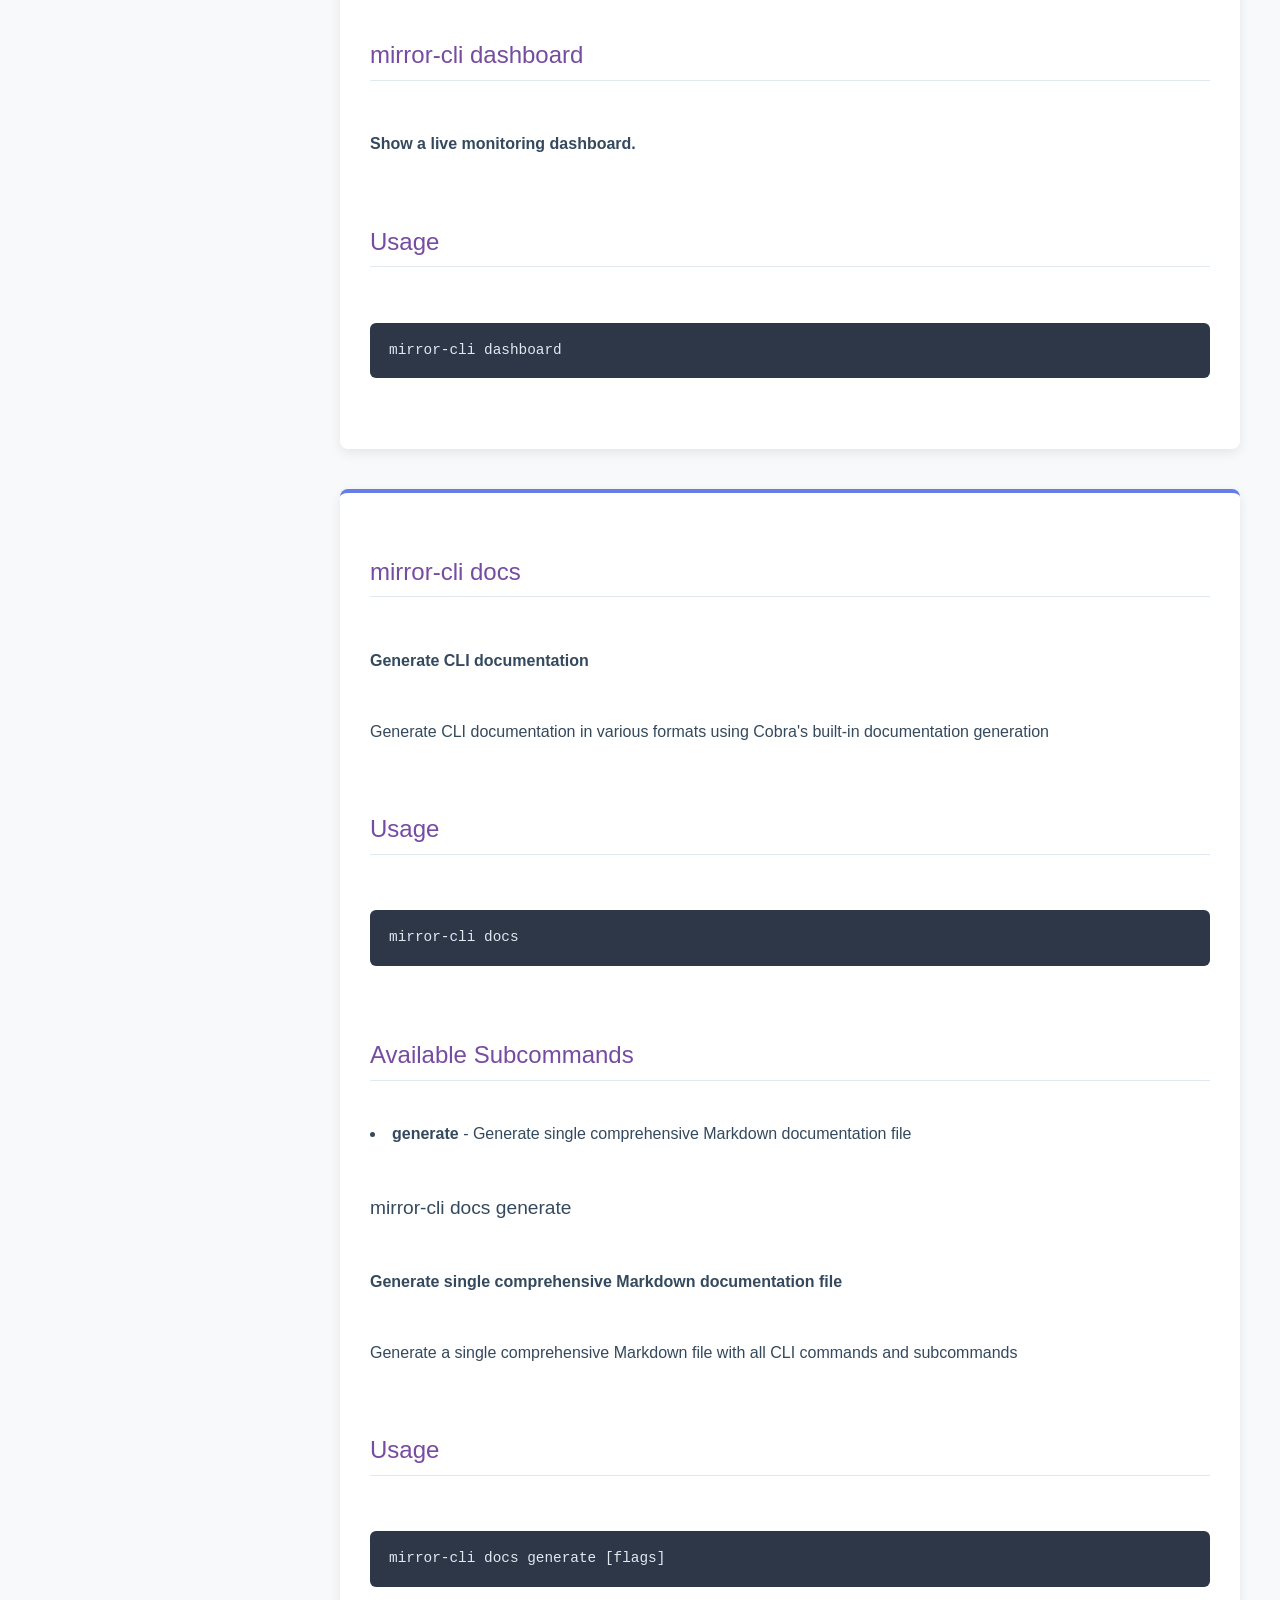
<file: web/docu/swagger/cli-commands.html>
<!DOCTYPE html>
<html lang="en">
<head>
    <meta charset="UTF-8">
    <meta name="viewport" content="width=device-width, initial-scale=1.0">
    <title>CLI Command Reference - kaf-mirror</title>
    <style>
        :root {
            --primary-color: #667eea;
            --secondary-color: #764ba2;
            --background-color: #f8f9fa;
            --card-background: #ffffff;
            --text-color: #34495e;
            --header-text-color: #ffffff;
            --nav-link-color: #566573;
            --nav-link-hover-bg: #eef2f7;
            --nav-link-active-bg: #e2e8f0;
            --nav-link-active-color: #2c3e50;
            --code-bg: #2d3748;
            --code-color: #e2e8f0;
            --border-color: #e2e8f0;
        }
        * {
            box-sizing: border-box;
        }
        html {
            scroll-behavior: smooth;
        }
        body { 
            font-family: -apple-system, BlinkMacSystemFont, 'Segoe UI', Roboto, Oxygen, Ubuntu, Cantarell, sans-serif; 
            line-height: 1.6;
            margin: 0;
            padding: 0;
            color: var(--text-color);
            background-color: var(--background-color);
        }
        .container {
            display: flex;
            min-height: 100vh;
        }
        .sidebar {
            width: 300px;
            background: var(--card-background);
            border-right: 1px solid var(--border-color);
            padding: 25px;
            position: fixed;
            height: 100vh;
            overflow-y: auto;
        }
        .sidebar .logo {
            font-size: 1.5rem;
            font-weight: 600;
            color: var(--primary-color);
            margin: 0 0 25px 0;
            padding-bottom: 15px;
            border-bottom: 2px solid var(--primary-color);
        }
        .sidebar ul {
            list-style: none;
            padding: 0;
            margin: 0;
        }
        .sidebar a {
            display: block;
            padding: 8px 12px;
            color: var(--nav-link-color);
            text-decoration: none;
            border-radius: 6px;
            font-size: 0.9rem;
            transition: all 0.2s ease;
            white-space: nowrap;
            overflow: hidden;
            text-overflow: ellipsis;
        }
        .sidebar a:hover {
            background-color: var(--nav-link-hover-bg);
        }
        .sidebar a.active {
            background-color: var(--nav-link-active-bg);
            color: var(--nav-link-active-color);
            font-weight: 500;
        }
        .sidebar .level-1 { font-weight: 500; }
        .sidebar .level-2 { padding-left: 1.5rem; }
        .sidebar .level-3 { padding-left: 3rem; }
        .sidebar .level-4 { padding-left: 4.5rem; }
        .sidebar .level-5 { padding-left: 6rem; }

        .content {
            flex: 1;
            margin-left: 300px;
            padding: 40px;
            max-width: calc(100% - 300px);
        }
        .command-card {
            background: var(--card-background);
            border-radius: 8px;
            box-shadow: 0 4px 12px rgba(0,0,0,0.08);
            margin-bottom: 40px;
            padding: 30px;
            border-top: 4px solid var(--primary-color);
            scroll-margin-top: 20px;
        }
        .command-card h1 {
            font-size: 2rem;
            font-weight: 600;
            color: var(--text-color);
            margin: 0 0 10px 0;
        }
        .command-card h2 {
            font-size: 2rem;
            font-weight: 600;
            color: var(--text-color);
            margin: 0 0 10px 0;
        }
        .command-card h3 {
            font-size: 1.5rem;
            font-weight: 500;
            color: var(--secondary-color);
            margin: 30px 0 15px 0;
            padding-bottom: 5px;
            border-bottom: 1px solid var(--border-color);
        }
        .command-card h4 {
            font-size: 1.2rem;
            font-weight: 500;
            color: var(--text-color);
            margin: 20px 0 10px 0;
        }
        .command-card h5 {
            font-size: 1.1rem;
            font-weight: 500;
            color: var(--text-color);
            margin: 20px 0 10px 0;
        }
        .command-card h6 {
            font-size: 1rem;
            font-weight: 500;
            color: var(--text-color);
            margin: 20px 0 10px 0;
        }
        .command-card p {
            margin: 10px 0;
            color: var(--text-color);
        }
        .command-card pre {
            background-color: var(--code-bg);
            color: var(--code-color);
            padding: 15px;
            border-radius: 6px;
            font-family: 'Courier New', Courier, monospace;
            font-size: 1em;
            margin: 15px 0;
            white-space: pre-wrap;
            word-break: break-all;
            overflow-x: auto;
        }
        .command-card code {
            background-color: var(--code-bg);
            color: var(--code-color);
            padding: 2px 4px;
            border-radius: 3px;
            font-family: 'Courier New', Courier, monospace;
            font-size: 0.9em;
        }
        .command-card .usage {
            background-color: var(--code-bg);
            color: var(--code-color);
            padding: 15px;
            border-radius: 6px;
            font-family: 'Courier New', Courier, monospace;
            font-size: 1em;
            margin: 15px 0;
            white-space: pre-wrap;
            word-break: break-all;
        }
        .command-card .flags-list {
            list-style: none;
            padding: 0;
            margin: 10px 0;
        }
        .command-card .flags-list li {
            background-color: var(--background-color);
            padding: 10px;
            border-radius: 4px;
            font-family: 'Courier New', Courier, monospace;
            font-size: 1em;
            margin-bottom: 8px;
            border-left: 3px solid var(--secondary-color);
        }
        .command-card .description {
            margin: 15px 0;
            padding: 15px;
            background: #fdfdff;
            border-left: 3px solid var(--primary-color);
            border-radius: 4px;
        }
        .footer {
            text-align: center;
            padding: 20px;
            font-size: 0.9em;
            color: #7f8c8d;
        }
        @media (max-width: 900px) {
            .sidebar {
                display: none;
            }
            .content {
                margin-left: 0;
                max-width: 100%;
                padding: 20px;
            }
        }
    </style>
</head>
<body>
    <div class="container">
        <nav class="sidebar">
            <div class="logo">CLI Reference</div>
            <ul id="nav-list"></ul>
        </nav>
        <main class="content">
<div class="command-card" id="mirror-cli"><h1 id="mirror-cli">mirror-cli</h1>
<br>
<p>A CLI for managing kaf-mirror.</p>
<br>
<h2 id="description">Description</h2>
<br>
<p>mirror-cli is a command-line tool for managing kaf-mirror.</p>
<p>It interacts with the kaf-mirror API to perform various tasks.</p>
<br>
<h2 id="available-commands">Available Commands</h2>
<br>
</div><div class="command-card" id="mirror-cli-clusters"><h3 id="mirror-cli-clusters">mirror-cli clusters</h3>
<br>
<p><strong>Manage clusters.</strong></p>
<br>
<p>The clusters command allows you to list, add, remove, and purge clusters.</p>
<br>
<h3 id="usage">Usage</h3>
<br>
<pre><code>mirror-cli clusters
</code></pre>
<br>
<h3 id="available-subcommands">Available Subcommands</h3>
<br>
<li><strong>add</strong> - Add a new cluster.</li>
<li><strong>list</strong> - List all clusters.</li>
<li><strong>purge</strong> - Purge archived clusters.</li>
<li><strong>remove</strong> - Mark a cluster for deletion.</li>
<li><strong>restore</strong> - Restore an inactive cluster.</li>
<br>
<h4 id="mirror-cli-clusters-add">mirror-cli clusters add</h4>
<br>
<p><strong>Add a new cluster.</strong></p>
<br>
<p>This command adds a new Kafka cluster with the specified name and brokers.</p>
<br>
<h3 id="usage">Usage</h3>
<br>
<pre><code>mirror-cli clusters add
</code></pre>
<br>
<h4 id="mirror-cli-clusters-list">mirror-cli clusters list</h4>
<br>
<p><strong>List all clusters.</strong></p>
<br>
<p>This command lists all configured Kafka clusters.</p>
<br>
<h3 id="usage">Usage</h3>
<br>
<pre><code>mirror-cli clusters list
</code></pre>
<br>
<h4 id="mirror-cli-clusters-purge">mirror-cli clusters purge</h4>
<br>
<p><strong>Purge archived clusters.</strong></p>
<br>
<p>This command permanently deletes all archived Kafka clusters.</p>
<br>
<h3 id="usage">Usage</h3>
<br>
<pre><code>mirror-cli clusters purge
</code></pre>
<br>
<h4 id="mirror-cli-clusters-remove">mirror-cli clusters remove</h4>
<br>
<p><strong>Mark a cluster for deletion.</strong></p>
<br>
<p>This command marks a cluster as inactive. It will be archived after 72 hours and then can be purged.</p>
<br>
<h3 id="usage">Usage</h3>
<br>
<pre><code>mirror-cli clusters remove [name]
</code></pre>
<br>
<h4 id="mirror-cli-clusters-restore">mirror-cli clusters restore</h4>
<br>
<p><strong>Restore an inactive cluster.</strong></p>
<br>
<p>This command restores an inactive cluster to active status.</p>
<br>
<h3 id="usage">Usage</h3>
<br>
<pre><code>mirror-cli clusters restore [name]
</code></pre>
<br>
</div><div class="command-card" id="mirror-cli-config"><h3 id="mirror-cli-config">mirror-cli config</h3>
<br>
<p><strong>Manage application configuration</strong></p>
<br>
<p>Configure and manage kaf-mirror settings</p>
<br>
<h3 id="usage">Usage</h3>
<br>
<pre><code>mirror-cli config
</code></pre>
<br>
<h3 id="available-subcommands">Available Subcommands</h3>
<br>
<li><strong>edit</strong> - Edit configuration parameters</li>
<li><strong>get</strong> - Display current configuration</li>
<li><strong>save</strong> - Save configuration from YAML file to server</li>
<li><strong>system</strong> - Initial system configuration wizard</li>
<br>
<h4 id="mirror-cli-config-edit">mirror-cli config edit</h4>
<br>
<p><strong>Edit configuration parameters</strong></p>
<br>
<p>Hierarchical configuration editing with validation</p>
<br>
<h3 id="usage">Usage</h3>
<br>
<pre><code>mirror-cli config edit
</code></pre>
<br>
<h3 id="available-subcommands">Available Subcommands</h3>
<br>
<li><strong>ai</strong> - Configure AI settings</li>
<li><strong>monitoring</strong> - Configure monitoring settings</li>
<li><strong>server</strong> - Configure server settings</li>
<br>
<h5 id="mirror-cli-config-edit-ai">mirror-cli config edit ai</h5>
<br>
<p><strong>Configure AI settings</strong></p>
<br>
<p>Configure AI provider, model, and features</p>
<br>
<h3 id="usage">Usage</h3>
<br>
<pre><code>mirror-cli config edit ai
</code></pre>
<br>
<h3 id="available-subcommands">Available Subcommands</h3>
<br>
<li><strong>features</strong> - Enable/disable AI features</li>
<li><strong>manage</strong> - Manage AI configuration interactively</li>
<li><strong>model</strong> - Set AI model</li>
<li><strong>provider</strong> - Set AI provider and configure endpoints</li>
<li><strong>test-and-enable</strong> - Test AI connection and automatically enable all features</li>
<br>
<h6 id="mirror-cli-config-edit-ai-features">mirror-cli config edit ai features</h6>
<br>
<p><strong>Enable/disable AI features</strong></p>
<br>
<p>Configure which AI features are enabled: anomaly_detection, performance_optimization, incident_analysis</p>
<br>
<h3 id="usage">Usage</h3>
<br>
<pre><code>mirror-cli config edit ai features
</code></pre>
<br>
<h6 id="mirror-cli-config-edit-ai-manage">mirror-cli config edit ai manage</h6>
<br>
<p><strong>Manage AI configuration interactively</strong></p>
<br>
<p>View current AI configuration and modify settings interactively</p>
<br>
<h3 id="usage">Usage</h3>
<br>
<pre><code>mirror-cli config edit ai manage
</code></pre>
<br>
<h6 id="mirror-cli-config-edit-ai-model">mirror-cli config edit ai model</h6>
<br>
<p><strong>Set AI model</strong></p>
<br>
<h3 id="usage">Usage</h3>
<br>
<pre><code>mirror-cli config edit ai model [model]
</code></pre>
<br>
<h6 id="mirror-cli-config-edit-ai-provider">mirror-cli config edit ai provider</h6>
<br>
<p><strong>Set AI provider and configure endpoints</strong></p>
<br>
<h3 id="usage">Usage</h3>
<br>
<pre><code>mirror-cli config edit ai provider [provider]
</code></pre>
<br>
<h6 id="mirror-cli-config-edit-ai-test-and-enable">mirror-cli config edit ai test-and-enable</h6>
<br>
<p><strong>Test AI connection and automatically enable all features</strong></p>
<br>
<p>Test the configured AI provider and automatically enable all AI features if connection is successful</p>
<br>
<h3 id="usage">Usage</h3>
<br>
<pre><code>mirror-cli config edit ai test-and-enable
</code></pre>
<br>
<h5 id="mirror-cli-config-edit-monitoring">mirror-cli config edit monitoring</h5>
<br>
<p><strong>Configure monitoring settings</strong></p>
<br>
<p>Configure monitoring platform and endpoints</p>
<br>
<h3 id="usage">Usage</h3>
<br>
<pre><code>mirror-cli config edit monitoring
</code></pre>
<br>
<h3 id="available-subcommands">Available Subcommands</h3>
<br>
<li><strong>enabled</strong> - Enable or disable monitoring</li>
<li><strong>manage</strong> - Manage monitoring configuration interactively</li>
<li><strong>platform</strong> - Set monitoring platform</li>
<br>
<h6 id="mirror-cli-config-edit-monitoring-enabled">mirror-cli config edit monitoring enabled</h6>
<br>
<p><strong>Enable or disable monitoring</strong></p>
<br>
<h3 id="usage">Usage</h3>
<br>
<pre><code>mirror-cli config edit monitoring enabled [value]
</code></pre>
<br>
<h6 id="mirror-cli-config-edit-monitoring-manage">mirror-cli config edit monitoring manage</h6>
<br>
<p><strong>Manage monitoring configuration interactively</strong></p>
<br>
<p>View current monitoring configuration and modify settings interactively</p>
<br>
<h3 id="usage">Usage</h3>
<br>
<pre><code>mirror-cli config edit monitoring manage
</code></pre>
<br>
<h6 id="mirror-cli-config-edit-monitoring-platform">mirror-cli config edit monitoring platform</h6>
<br>
<p><strong>Set monitoring platform</strong></p>
<br>
<h3 id="usage">Usage</h3>
<br>
<pre><code>mirror-cli config edit monitoring platform [platform]
</code></pre>
<br>
<h5 id="mirror-cli-config-edit-server">mirror-cli config edit server</h5>
<br>
<p><strong>Configure server settings</strong></p>
<br>
<p>Configure server host, port, mode, TLS, and CORS settings</p>
<br>
<h3 id="usage">Usage</h3>
<br>
<pre><code>mirror-cli config edit server
</code></pre>
<br>
<h3 id="available-subcommands">Available Subcommands</h3>
<br>
<li><strong>cors</strong> - Configure CORS allowed origins</li>
<li><strong>host</strong> - Set server host address</li>
<li><strong>manage</strong> - Manage server configuration interactively</li>
<li><strong>mode</strong> - Set server mode</li>
<li><strong>port</strong> - Set server port</li>
<li><strong>tls</strong> - Configure server TLS/HTTPS settings</li>
<br>
<h6 id="mirror-cli-config-edit-server-cors">mirror-cli config edit server cors</h6>
<br>
<p><strong>Configure CORS allowed origins</strong></p>
<br>
<h3 id="usage">Usage</h3>
<br>
<pre><code>mirror-cli config edit server cors [origins]
</code></pre>
<br>
<h6 id="mirror-cli-config-edit-server-host">mirror-cli config edit server host</h6>
<br>
<p><strong>Set server host address</strong></p>
<br>
<h3 id="usage">Usage</h3>
<br>
<pre><code>mirror-cli config edit server host [address]
</code></pre>
<br>
<h6 id="mirror-cli-config-edit-server-manage">mirror-cli config edit server manage</h6>
<br>
<p><strong>Manage server configuration interactively</strong></p>
<br>
<p>View current server configuration and modify settings interactively</p>
<br>
<h3 id="usage">Usage</h3>
<br>
<pre><code>mirror-cli config edit server manage
</code></pre>
<br>
<h6 id="mirror-cli-config-edit-server-mode">mirror-cli config edit server mode</h6>
<br>
<p><strong>Set server mode</strong></p>
<br>
<h3 id="usage">Usage</h3>
<br>
<pre><code>mirror-cli config edit server mode [mode]
</code></pre>
<br>
<h6 id="mirror-cli-config-edit-server-port">mirror-cli config edit server port</h6>
<br>
<p><strong>Set server port</strong></p>
<br>
<h3 id="usage">Usage</h3>
<br>
<pre><code>mirror-cli config edit server port [port]
</code></pre>
<br>
<h6 id="mirror-cli-config-edit-server-tls">mirror-cli config edit server tls</h6>
<br>
<p><strong>Configure server TLS/HTTPS settings</strong></p>
<br>
<h3 id="usage">Usage</h3>
<br>
<pre><code>mirror-cli config edit server tls [enabled]
</code></pre>
<br>
<h4 id="mirror-cli-config-get">mirror-cli config get</h4>
<br>
<p><strong>Display current configuration</strong></p>
<br>
<p>Show the current configuration from the server</p>
<br>
<h3 id="usage">Usage</h3>
<br>
<pre><code>mirror-cli config get
</code></pre>
<br>
<h4 id="mirror-cli-config-save">mirror-cli config save</h4>
<br>
<p><strong>Save configuration from YAML file to server</strong></p>
<br>
<p>Load and apply configuration from a YAML file, replacing server configuration</p>
<br>
<h3 id="usage">Usage</h3>
<br>
<pre><code>mirror-cli config save [file]
</code></pre>
<br>
<h4 id="mirror-cli-config-system">mirror-cli config system</h4>
<br>
<p><strong>Initial system configuration wizard</strong></p>
<br>
<p>Run the initial configuration wizard to set up kaf-mirror</p>
<br>
<h3 id="usage">Usage</h3>
<br>
<pre><code>mirror-cli config system
</code></pre>
<br>
</div><div class="command-card" id="mirror-cli-dashboard"><h3 id="mirror-cli-dashboard">mirror-cli dashboard</h3>
<br>
<p><strong>Show a live monitoring dashboard.</strong></p>
<br>
<h3 id="usage">Usage</h3>
<br>
<pre><code>mirror-cli dashboard
</code></pre>
<br>
</div><div class="command-card" id="mirror-cli-docs"><h3 id="mirror-cli-docs">mirror-cli docs</h3>
<br>
<p><strong>Generate CLI documentation</strong></p>
<br>
<p>Generate CLI documentation in various formats using Cobra&#39;s built-in documentation generation</p>
<br>
<h3 id="usage">Usage</h3>
<br>
<pre><code>mirror-cli docs
</code></pre>
<br>
<h3 id="available-subcommands">Available Subcommands</h3>
<br>
<li><strong>generate</strong> - Generate single comprehensive Markdown documentation file</li>
<br>
<h4 id="mirror-cli-docs-generate">mirror-cli docs generate</h4>
<br>
<p><strong>Generate single comprehensive Markdown documentation file</strong></p>
<br>
<p>Generate a single comprehensive Markdown file with all CLI commands and subcommands</p>
<br>
<h3 id="usage">Usage</h3>
<br>
<pre><code>mirror-cli docs generate [flags]
</code></pre>
<br>
<h3 id="options">Options</h3>
<br>
<pre><code>      --file string   Output file for documentation (default &#34;docs/cli-commands.md&#34;)
</code></pre>
<br>
</div><div class="command-card" id="mirror-cli-jobs"><h3 id="mirror-cli-jobs">mirror-cli jobs</h3>
<br>
<p><strong>Manage replication jobs</strong></p>
<br>
<p>Create, start, stop, and manage Kafka replication jobs</p>
<br>
<h3 id="usage">Usage</h3>
<br>
<pre><code>mirror-cli jobs
</code></pre>
<br>
<h3 id="available-subcommands">Available Subcommands</h3>
<br>
<li><strong>add</strong> - Create a new replication job</li>
<li><strong>analyze</strong> - Trigger historical AI analysis for a job</li>
<li><strong>delete</strong> - Delete a replication job</li>
<li><strong>list</strong> - List all replication jobs</li>
<li><strong>pause</strong> - Pause a replication job</li>
<li><strong>restart</strong> - Restart a replication job</li>
<li><strong>start</strong> - Start a replication job</li>
<li><strong>status</strong> - Show detailed job status and metrics</li>
<li><strong>stop</strong> - Stop a replication job</li>
<br>
<h4 id="mirror-cli-jobs-add">mirror-cli jobs add</h4>
<br>
<p><strong>Create a new replication job</strong></p>
<br>
<p>Create a new replication job with interactive configuration</p>
<br>
<h3 id="usage">Usage</h3>
<br>
<pre><code>mirror-cli jobs add
</code></pre>
<br>
<h4 id="mirror-cli-jobs-analyze">mirror-cli jobs analyze</h4>
<br>
<p><strong>Trigger historical AI analysis for a job</strong></p>
<br>
<p>Trigger a long-term historical AI analysis for a replication job</p>
<br>
<h3 id="usage">Usage</h3>
<br>
<pre><code>mirror-cli jobs analyze [job-id] [flags]
</code></pre>
<br>
<h3 id="options">Options</h3>
<br>
<pre><code>      --period string   Analysis period (e.g., 7d, 30d) (default &#34;7d&#34;)
</code></pre>
<br>
<h4 id="mirror-cli-jobs-delete">mirror-cli jobs delete</h4>
<br>
<p><strong>Delete a replication job</strong></p>
<br>
<p>Permanently delete a replication job (admin only)</p>
<br>
<h3 id="usage">Usage</h3>
<br>
<pre><code>mirror-cli jobs delete [job-id]
</code></pre>
<br>
<h4 id="mirror-cli-jobs-list">mirror-cli jobs list</h4>
<br>
<p><strong>List all replication jobs</strong></p>
<br>
<p>Display all configured replication jobs with their status</p>
<br>
<h3 id="usage">Usage</h3>
<br>
<pre><code>mirror-cli jobs list
</code></pre>
<br>
<h4 id="mirror-cli-jobs-pause">mirror-cli jobs pause</h4>
<br>
<p><strong>Pause a replication job</strong></p>
<br>
<p>Pause a running replication job (can be resumed later)</p>
<br>
<h3 id="usage">Usage</h3>
<br>
<pre><code>mirror-cli jobs pause [job-id]
</code></pre>
<br>
<h4 id="mirror-cli-jobs-restart">mirror-cli jobs restart</h4>
<br>
<p><strong>Restart a replication job</strong></p>
<br>
<p>Restart a replication job (stop and start it)</p>
<br>
<h3 id="usage">Usage</h3>
<br>
<pre><code>mirror-cli jobs restart [job-id]
</code></pre>
<br>
<h4 id="mirror-cli-jobs-start">mirror-cli jobs start</h4>
<br>
<p><strong>Start a replication job</strong></p>
<br>
<p>Start a paused or stopped replication job</p>
<br>
<h3 id="usage">Usage</h3>
<br>
<pre><code>mirror-cli jobs start [job-id]
</code></pre>
<br>
<h4 id="mirror-cli-jobs-status">mirror-cli jobs status</h4>
<br>
<p><strong>Show detailed job status and metrics</strong></p>
<br>
<p>Display detailed status and performance metrics for a replication job</p>
<br>
<h3 id="usage">Usage</h3>
<br>
<pre><code>mirror-cli jobs status [job-id]
</code></pre>
<br>
<h4 id="mirror-cli-jobs-stop">mirror-cli jobs stop</h4>
<br>
<p><strong>Stop a replication job</strong></p>
<br>
<p>Stop a running replication job</p>
<br>
<h3 id="usage">Usage</h3>
<br>
<pre><code>mirror-cli jobs stop [job-id]
</code></pre>
<br>
</div><div class="command-card" id="mirror-cli-login"><h3 id="mirror-cli-login">mirror-cli login</h3>
<br>
<p><strong>Login to the kaf-mirror backend</strong></p>
<br>
<h3 id="usage">Usage</h3>
<br>
<pre><code>mirror-cli login [username]
</code></pre>
<br>
</div><div class="command-card" id="mirror-cli-logout"><h3 id="mirror-cli-logout">mirror-cli logout</h3>
<br>
<p><strong>Logout from the kaf-mirror backend.</strong></p>
<br>
<h3 id="usage">Usage</h3>
<br>
<pre><code>mirror-cli logout
</code></pre>
<br>
</div><div class="command-card" id="mirror-cli-tls"><h3 id="mirror-cli-tls">mirror-cli tls</h3>
<br>
<p><strong>Manage TLS certificates and secure communication</strong></p>
<br>
<p>Generate certificates and configure secure TLS communication between CLI and server</p>
<br>
<h3 id="usage">Usage</h3>
<br>
<pre><code>mirror-cli tls
</code></pre>
<br>
<h3 id="available-subcommands">Available Subcommands</h3>
<br>
<li><strong>configure-client</strong> - Configure CLI client for TLS communication</li>
<li><strong>generate-certs</strong> - Generate TLS certificates for server and client</li>
<li><strong>import-cert</strong> - Import custom TLS certificate and key</li>
<li><strong>verify</strong> - Verify TLS connection to server</li>
<br>
<h4 id="mirror-cli-tls-configure-client">mirror-cli tls configure-client</h4>
<br>
<p><strong>Configure CLI client for TLS communication</strong></p>
<br>
<p>Configure the CLI to use client certificates for secure communication</p>
<br>
<h3 id="usage">Usage</h3>
<br>
<pre><code>mirror-cli tls configure-client
</code></pre>
<br>
<h4 id="mirror-cli-tls-generate-certs">mirror-cli tls generate-certs</h4>
<br>
<p><strong>Generate TLS certificates for server and client</strong></p>
<br>
<p>Generate self-signed TLS certificates for secure CLI-to-server communication</p>
<br>
<h3 id="usage">Usage</h3>
<br>
<pre><code>mirror-cli tls generate-certs
</code></pre>
<br>
<h4 id="mirror-cli-tls-import-cert">mirror-cli tls import-cert</h4>
<br>
<p><strong>Import custom TLS certificate and key</strong></p>
<br>
<p>Import your own TLS certificate and private key for the server</p>
<br>
<h3 id="usage">Usage</h3>
<br>
<pre><code>mirror-cli tls import-cert
</code></pre>
<br>
<h4 id="mirror-cli-tls-verify">mirror-cli tls verify</h4>
<br>
<p><strong>Verify TLS connection to server</strong></p>
<br>
<p>Test the TLS connection and certificate validation</p>
<br>
<h3 id="usage">Usage</h3>
<br>
<pre><code>mirror-cli tls verify
</code></pre>
<br>
</div><div class="command-card" id="mirror-cli-users"><h3 id="mirror-cli-users">mirror-cli users</h3>
<br>
<p><strong>Manage users.</strong></p>
<br>
<p>The users command allows you to list, add, and manage users.</p>
<br>
<h3 id="usage">Usage</h3>
<br>
<pre><code>mirror-cli users
</code></pre>
<br>
<h3 id="available-subcommands">Available Subcommands</h3>
<br>
<li><strong>add</strong> - Add a new user.</li>
<li><strong>change-password</strong> - Change the current user&#39;s password.</li>
<li><strong>delete</strong> - Delete a user.</li>
<li><strong>list</strong> - List all users.</li>
<li><strong>reset-password</strong> - Reset a user&#39;s password (admin only).</li>
<li><strong>reset-token</strong> - Reset your API token.</li>
<li><strong>set-role</strong> - Set a user&#39;s role.</li>
<br>
<h4 id="mirror-cli-users-add">mirror-cli users add</h4>
<br>
<p><strong>Add a new user.</strong></p>
<br>
<p>This command adds a new user with the specified username and password.</p>
<br>
<h3 id="usage">Usage</h3>
<br>
<pre><code>mirror-cli users add
</code></pre>
<br>
<h4 id="mirror-cli-users-change-password">mirror-cli users change-password</h4>
<br>
<p><strong>Change the current user&#39;s password.</strong></p>
<br>
<h3 id="usage">Usage</h3>
<br>
<pre><code>mirror-cli users change-password
</code></pre>
<br>
<h4 id="mirror-cli-users-delete">mirror-cli users delete</h4>
<br>
<p><strong>Delete a user.</strong></p>
<br>
<p>This command deletes a user from the database.</p>
<br>
<h3 id="usage">Usage</h3>
<br>
<pre><code>mirror-cli users delete [username]
</code></pre>
<br>
<h4 id="mirror-cli-users-list">mirror-cli users list</h4>
<br>
<p><strong>List all users.</strong></p>
<br>
<p>This command lists all users.</p>
<br>
<h3 id="usage">Usage</h3>
<br>
<pre><code>mirror-cli users list
</code></pre>
<br>
<h4 id="mirror-cli-users-reset-password">mirror-cli users reset-password</h4>
<br>
<p><strong>Reset a user&#39;s password (admin only).</strong></p>
<br>
<p>This command allows admins to reset any user&#39;s password and generates a new random password.</p>
<br>
<h3 id="usage">Usage</h3>
<br>
<pre><code>mirror-cli users reset-password [username]
</code></pre>
<br>
<h4 id="mirror-cli-users-reset-token">mirror-cli users reset-token</h4>
<br>
<p><strong>Reset your API token.</strong></p>
<br>
<p>This command revokes all of your existing API tokens and generates a new one.</p>
<br>
<h3 id="usage">Usage</h3>
<br>
<pre><code>mirror-cli users reset-token
</code></pre>
<br>
<h4 id="mirror-cli-users-set-role">mirror-cli users set-role</h4>
<br>
<p><strong>Set a user&#39;s role.</strong></p>
<br>
<p>This command sets the role for the specified user.</p>
<br>
<h3 id="usage">Usage</h3>
<br>
<pre><code>mirror-cli users set-role [username] [role]
</code></pre>
<br>
</div><div class="command-card" id="mirror-cli-whoami"><h3 id="mirror-cli-whoami">mirror-cli whoami</h3>
<br>
<p><strong>Display the current user&#39;s information.</strong></p>
<br>
<h3 id="usage">Usage</h3>
<br>
<pre><code>mirror-cli whoami
</code></pre>
<br>
<hr>
<br>
<p>*Auto generated by spf13/cobra on 16-Aug-2025*</p>
</div>

        </main>
    </div>
    <script>
		// Populate navigation
		document.getElementById('nav-list').innerHTML = '<li><a href="#mirror-cli" class="level-1">mirror-cli</a></li><li><a href="#mirror-cli-clusters" class="level-3">mirror-cli clusters</a></li><li><a href="#mirror-cli-clusters-add" class="level-4">mirror-cli clusters add</a></li><li><a href="#mirror-cli-clusters-list" class="level-4">mirror-cli clusters list</a></li><li><a href="#mirror-cli-clusters-purge" class="level-4">mirror-cli clusters purge</a></li><li><a href="#mirror-cli-clusters-remove" class="level-4">mirror-cli clusters remove</a></li><li><a href="#mirror-cli-clusters-restore" class="level-4">mirror-cli clusters restore</a></li><li><a href="#mirror-cli-config" class="level-3">mirror-cli config</a></li><li><a href="#mirror-cli-config-edit" class="level-4">mirror-cli config edit</a></li><li><a href="#mirror-cli-config-edit-ai" class="level-5">mirror-cli config edit ai</a></li><li><a href="#mirror-cli-config-edit-ai-features" class="level-6">mirror-cli config edit ai features</a></li><li><a href="#mirror-cli-config-edit-ai-manage" class="level-6">mirror-cli config edit ai manage</a></li><li><a href="#mirror-cli-config-edit-ai-model" class="level-6">mirror-cli config edit ai model</a></li><li><a href="#mirror-cli-config-edit-ai-provider" class="level-6">mirror-cli config edit ai provider</a></li><li><a href="#mirror-cli-config-edit-ai-test-and-enable" class="level-6">mirror-cli config edit ai test-and-enable</a></li><li><a href="#mirror-cli-config-edit-monitoring" class="level-5">mirror-cli config edit monitoring</a></li><li><a href="#mirror-cli-config-edit-monitoring-enabled" class="level-6">mirror-cli config edit monitoring enabled</a></li><li><a href="#mirror-cli-config-edit-monitoring-manage" class="level-6">mirror-cli config edit monitoring manage</a></li><li><a href="#mirror-cli-config-edit-monitoring-platform" class="level-6">mirror-cli config edit monitoring platform</a></li><li><a href="#mirror-cli-config-edit-server" class="level-5">mirror-cli config edit server</a></li><li><a href="#mirror-cli-config-edit-server-cors" class="level-6">mirror-cli config edit server cors</a></li><li><a href="#mirror-cli-config-edit-server-host" class="level-6">mirror-cli config edit server host</a></li><li><a href="#mirror-cli-config-edit-server-manage" class="level-6">mirror-cli config edit server manage</a></li><li><a href="#mirror-cli-config-edit-server-mode" class="level-6">mirror-cli config edit server mode</a></li><li><a href="#mirror-cli-config-edit-server-port" class="level-6">mirror-cli config edit server port</a></li><li><a href="#mirror-cli-config-edit-server-tls" class="level-6">mirror-cli config edit server tls</a></li><li><a href="#mirror-cli-config-get" class="level-4">mirror-cli config get</a></li><li><a href="#mirror-cli-config-save" class="level-4">mirror-cli config save</a></li><li><a href="#mirror-cli-config-system" class="level-4">mirror-cli config system</a></li><li><a href="#mirror-cli-dashboard" class="level-3">mirror-cli dashboard</a></li><li><a href="#mirror-cli-docs" class="level-3">mirror-cli docs</a></li><li><a href="#mirror-cli-docs-generate" class="level-4">mirror-cli docs generate</a></li><li><a href="#mirror-cli-jobs" class="level-3">mirror-cli jobs</a></li><li><a href="#mirror-cli-jobs-add" class="level-4">mirror-cli jobs add</a></li><li><a href="#mirror-cli-jobs-analyze" class="level-4">mirror-cli jobs analyze</a></li><li><a href="#mirror-cli-jobs-delete" class="level-4">mirror-cli jobs delete</a></li><li><a href="#mirror-cli-jobs-list" class="level-4">mirror-cli jobs list</a></li><li><a href="#mirror-cli-jobs-pause" class="level-4">mirror-cli jobs pause</a></li><li><a href="#mirror-cli-jobs-restart" class="level-4">mirror-cli jobs restart</a></li><li><a href="#mirror-cli-jobs-start" class="level-4">mirror-cli jobs start</a></li><li><a href="#mirror-cli-jobs-status" class="level-4">mirror-cli jobs status</a></li><li><a href="#mirror-cli-jobs-stop" class="level-4">mirror-cli jobs stop</a></li><li><a href="#mirror-cli-login" class="level-3">mirror-cli login</a></li><li><a href="#mirror-cli-logout" class="level-3">mirror-cli logout</a></li><li><a href="#mirror-cli-tls" class="level-3">mirror-cli tls</a></li><li><a href="#mirror-cli-tls-configure-client" class="level-4">mirror-cli tls configure-client</a></li><li><a href="#mirror-cli-tls-generate-certs" class="level-4">mirror-cli tls generate-certs</a></li><li><a href="#mirror-cli-tls-import-cert" class="level-4">mirror-cli tls import-cert</a></li><li><a href="#mirror-cli-tls-verify" class="level-4">mirror-cli tls verify</a></li><li><a href="#mirror-cli-users" class="level-3">mirror-cli users</a></li><li><a href="#mirror-cli-users-add" class="level-4">mirror-cli users add</a></li><li><a href="#mirror-cli-users-change-password" class="level-4">mirror-cli users change-password</a></li><li><a href="#mirror-cli-users-delete" class="level-4">mirror-cli users delete</a></li><li><a href="#mirror-cli-users-list" class="level-4">mirror-cli users list</a></li><li><a href="#mirror-cli-users-reset-password" class="level-4">mirror-cli users reset-password</a></li><li><a href="#mirror-cli-users-reset-token" class="level-4">mirror-cli users reset-token</a></li><li><a href="#mirror-cli-users-set-role" class="level-4">mirror-cli users set-role</a></li><li><a href="#mirror-cli-whoami" class="level-3">mirror-cli whoami</a></li>';

        // Smooth scrolling for anchor links
        document.querySelectorAll('a[href^="#"]').forEach(anchor => {
            anchor.addEventListener('click', function (e) {
                e.preventDefault();
                const target = document.querySelector(this.getAttribute('href'));
                if (target) {
                    target.scrollIntoView({
                        behavior: 'smooth',
                        block: 'start'
                    });
                }
            });
        });
        
        // Highlight current section in navigation
        const observer = new IntersectionObserver((entries) => {
            entries.forEach((entry) => {
                const id = entry.target.getAttribute('id');
                const navLink = document.querySelector('.sidebar a[href="#' + id + '"]');
                if (entry.isIntersecting) {
                    document.querySelectorAll('.sidebar a').forEach(link => link.classList.remove('active'));
                    if (navLink) {
                        navLink.classList.add('active');
                    }
                }
            });
        }, { rootMargin: '-30% 0px -70% 0px' });
        
        document.querySelectorAll('h1, h2, h3, h4, h5, h6').forEach(header => {
            observer.observe(header);
        });
    </script>
</body>
</html>
</file>
